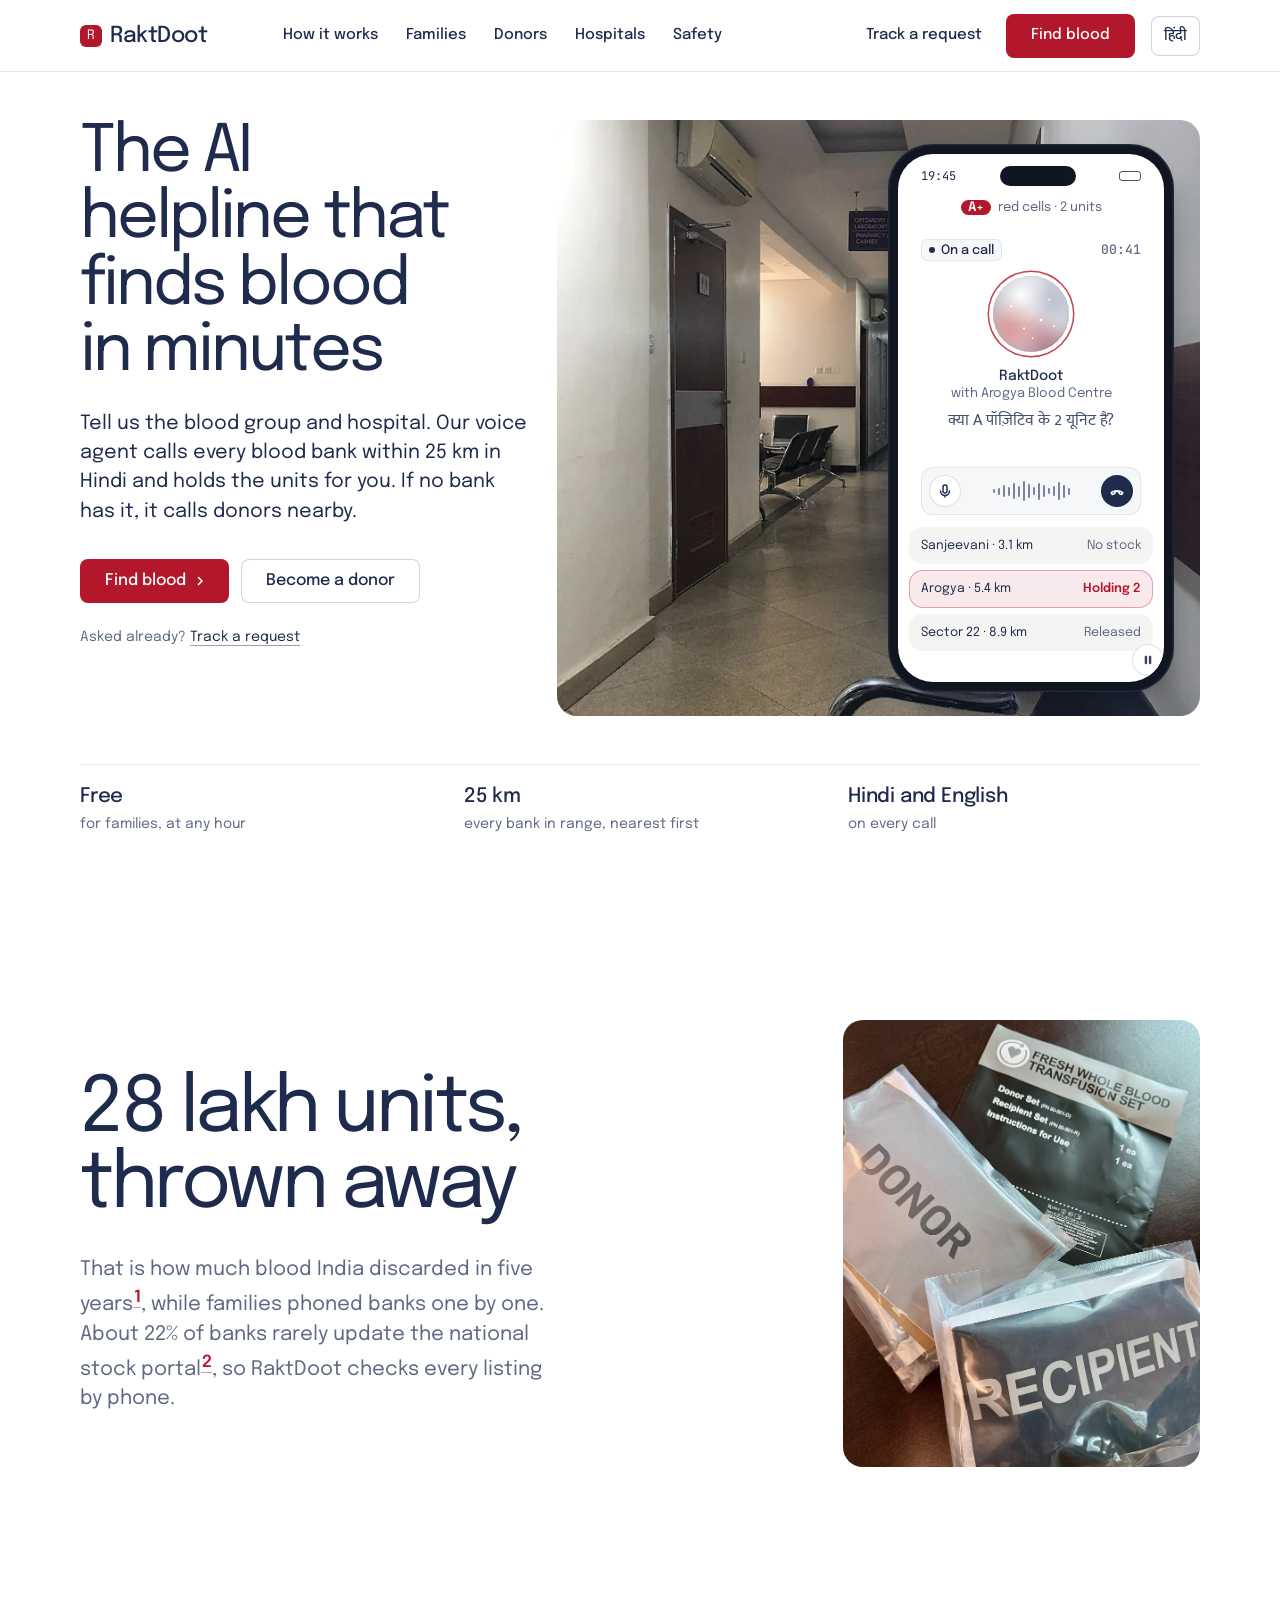
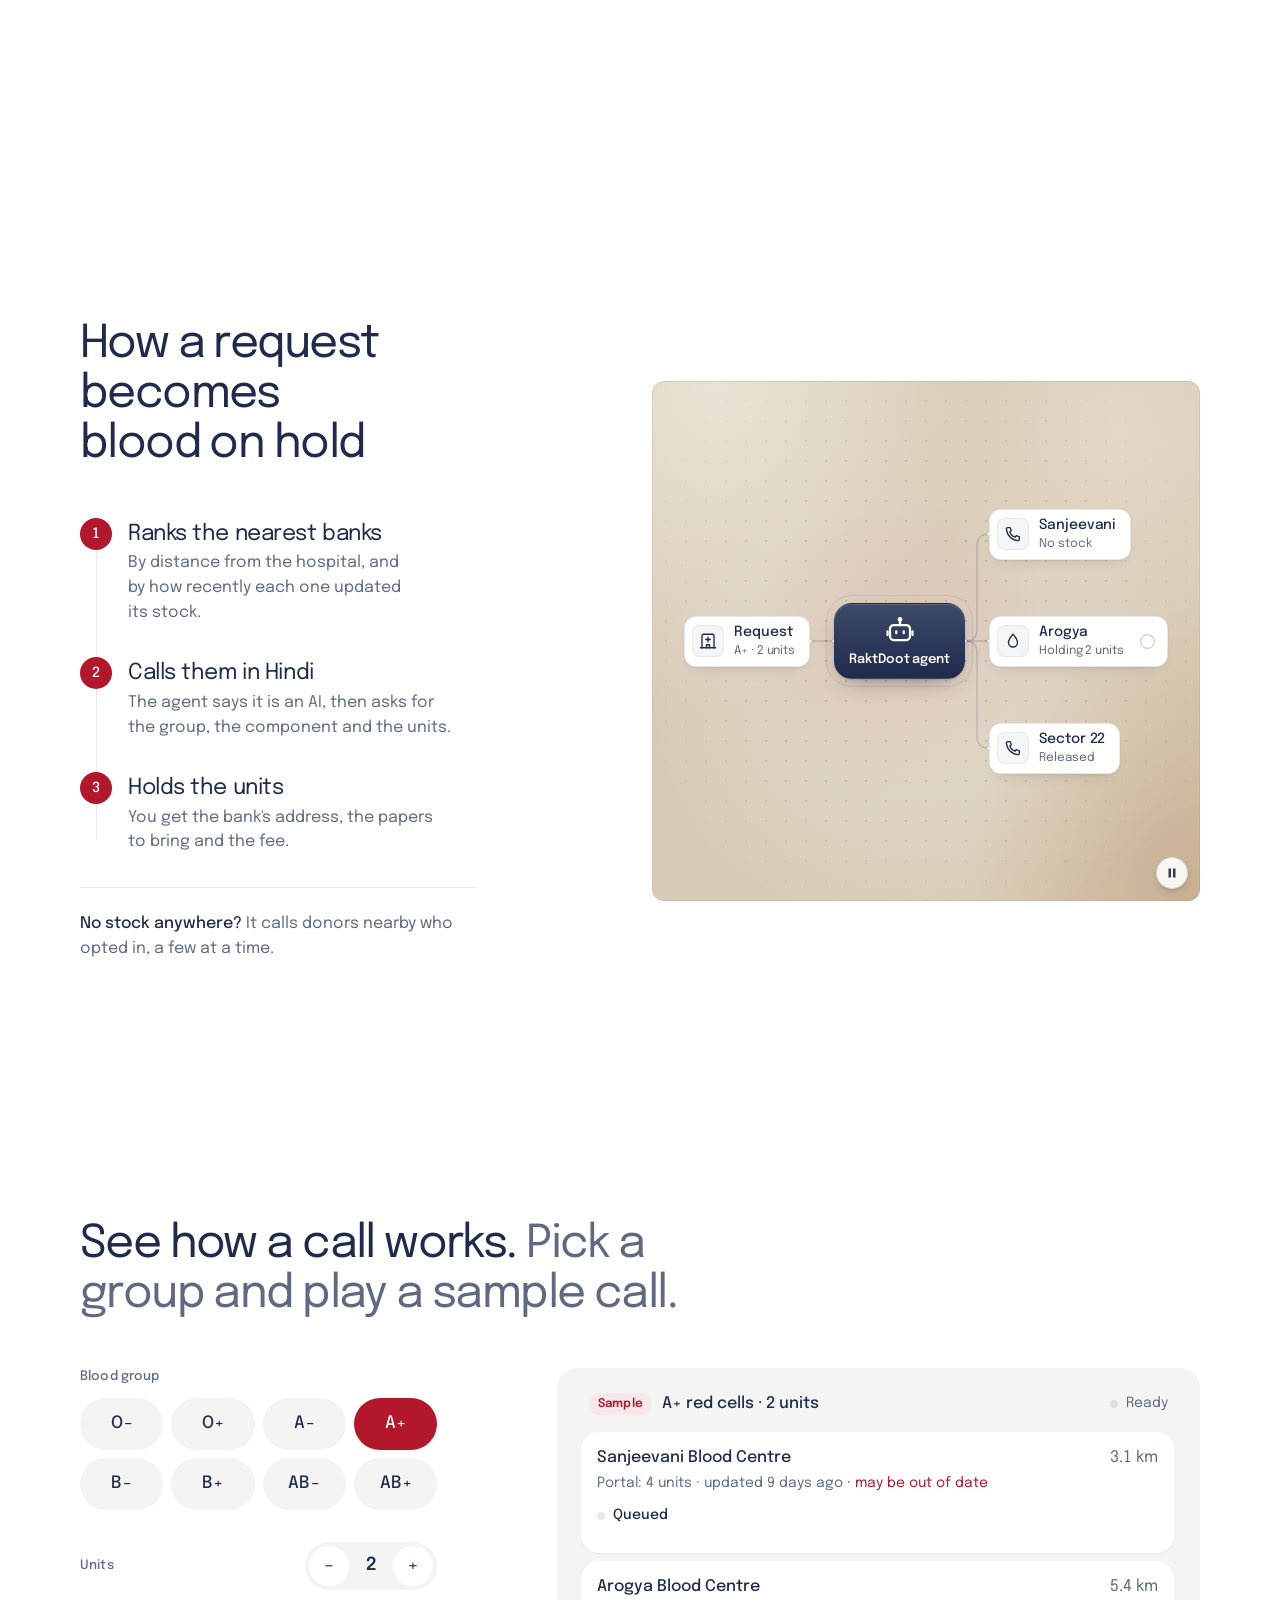
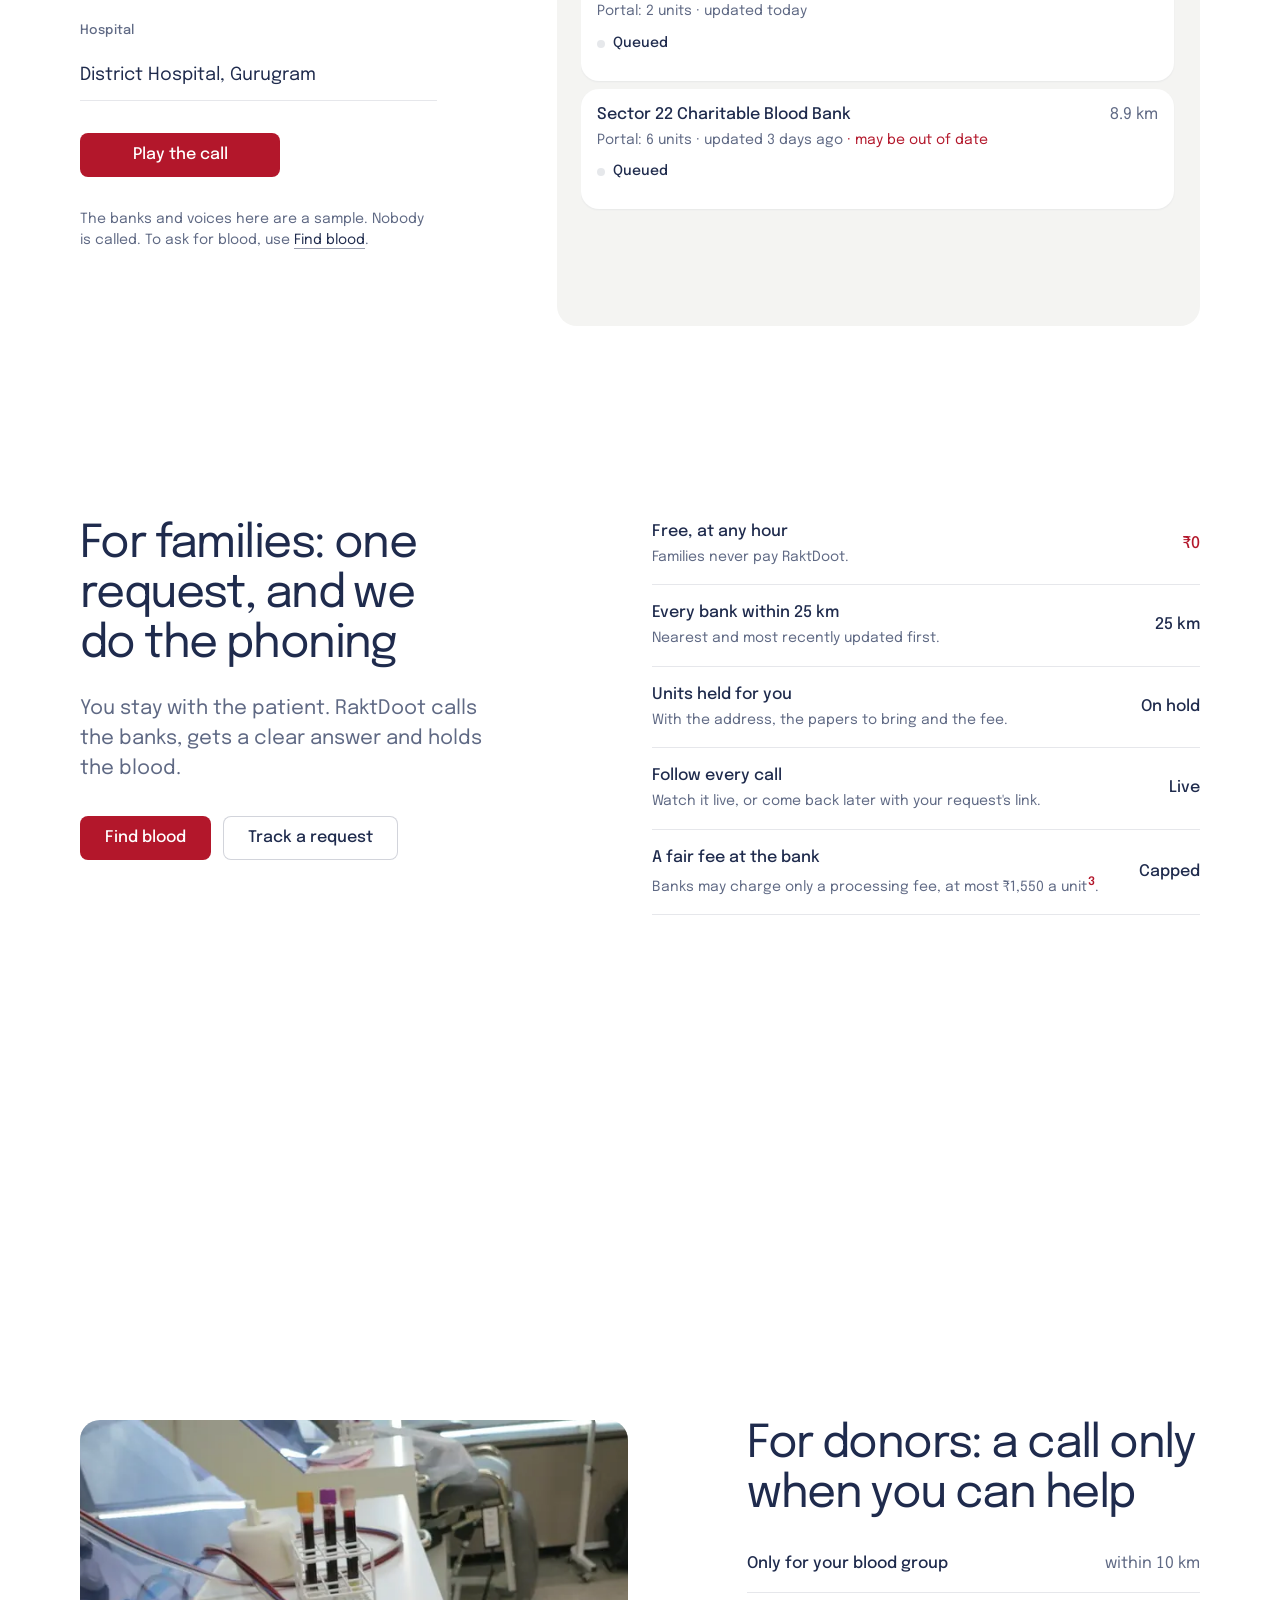
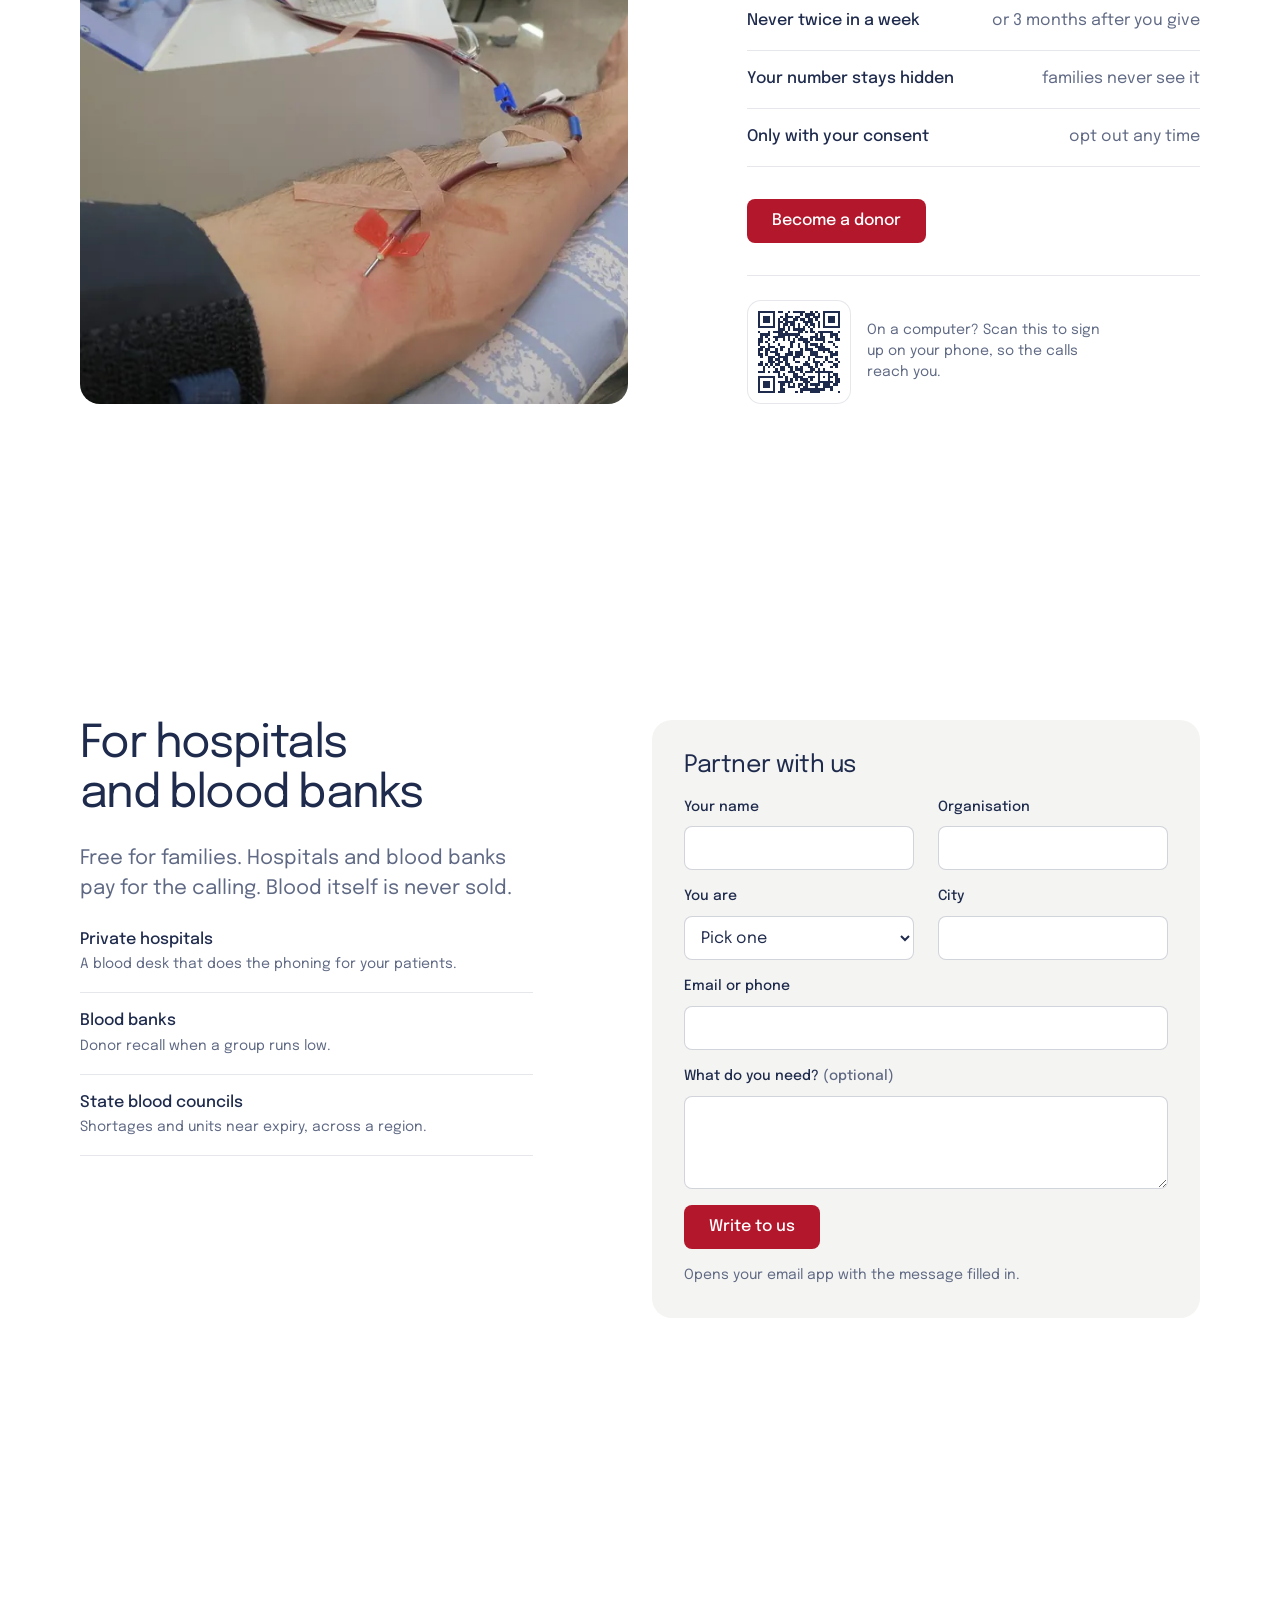
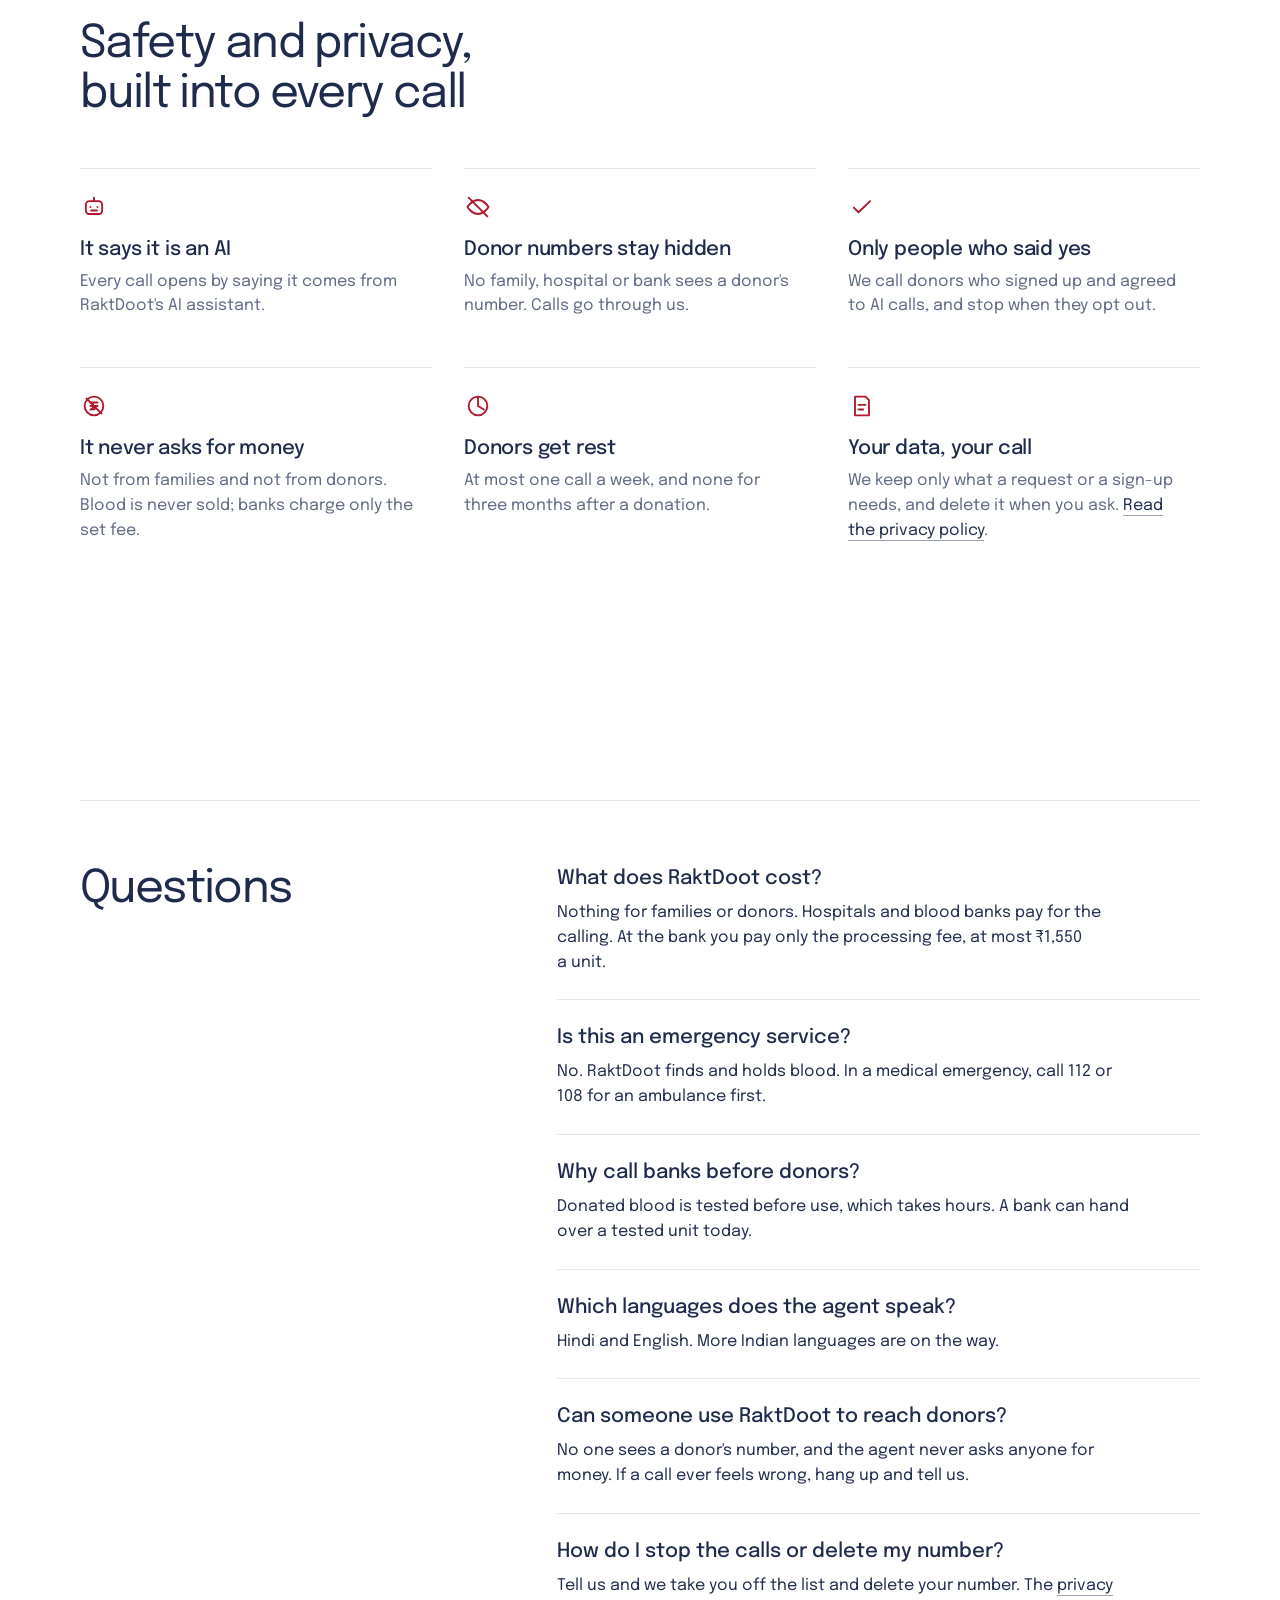
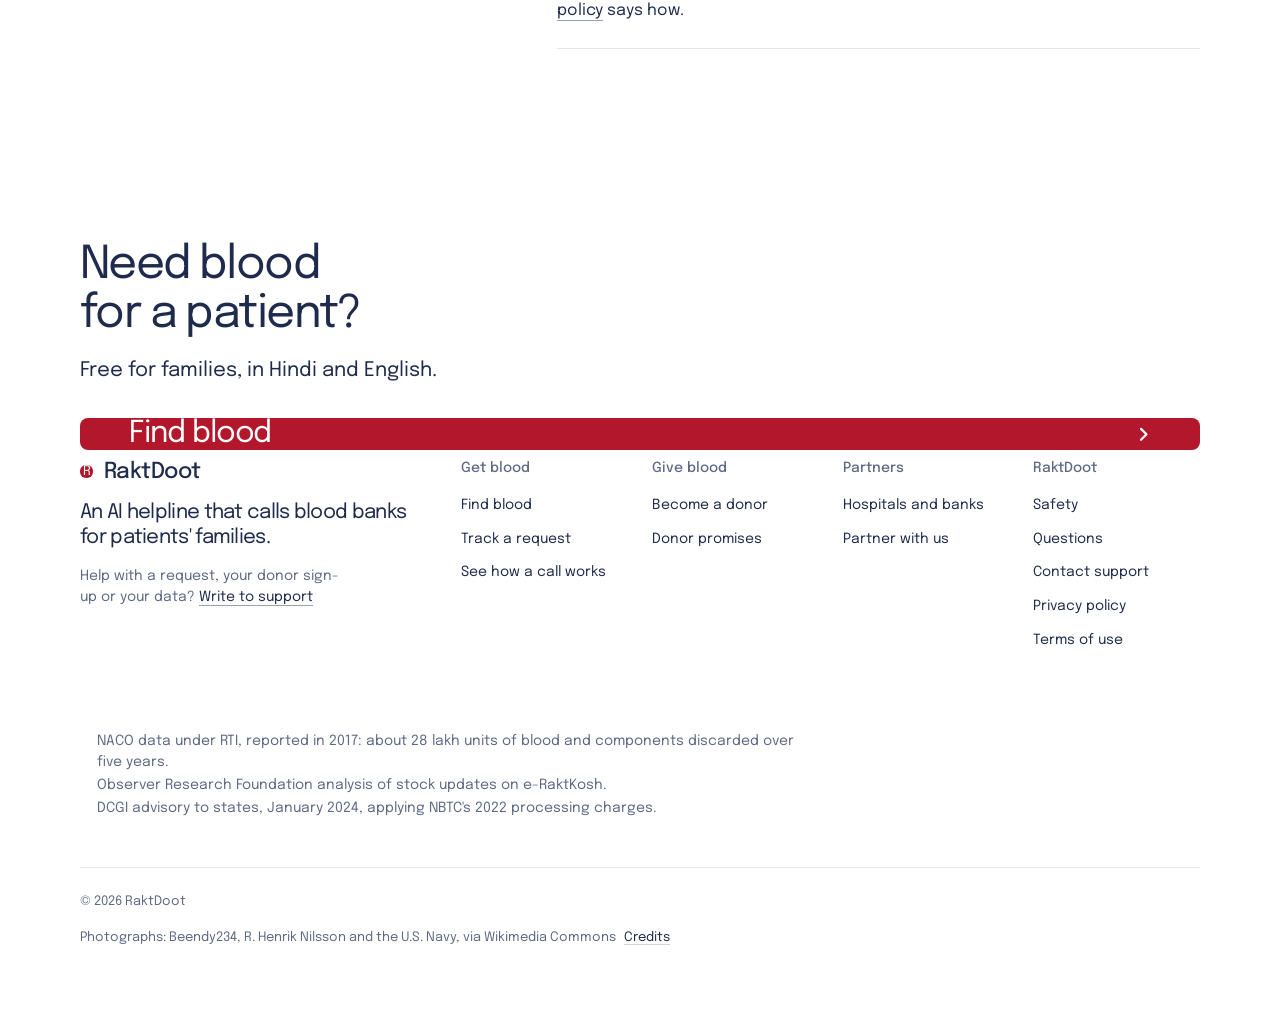
<file: site/index.html>
<!doctype html>
<html lang="en-IN" data-type="software" data-radius="soft" data-buttons="solid" data-motion>
<head>
<meta charset="utf-8">
<meta name="viewport" content="width=device-width, initial-scale=1, viewport-fit=cover">
<title>RaktDoot: find blood for a patient in minutes</title>
<meta name="description" content="Tell RaktDoot the blood group and hospital. Its AI voice agent calls every blood bank within 25 km in Hindi, holds the units, and calls opted-in donors if no bank has stock. Free for families.">
<link rel="canonical" href="https://raktdoot.serverpod.space/">
<meta property="og:type" content="website">
<meta property="og:site_name" content="RaktDoot">
<meta property="og:locale" content="en_IN">
<meta property="og:url" content="https://raktdoot.serverpod.space/">
<meta property="og:title" content="RaktDoot: find blood for a patient in minutes">
<meta property="og:description" content="An AI voice agent that calls every blood bank within 25 km and holds the units for you. Free for families.">
<meta property="og:image" content="https://raktdoot.serverpod.space/share.jpg">
<meta property="og:image:width" content="1200">
<meta property="og:image:height" content="630">
<meta property="og:image:alt" content="RaktDoot: the AI helpline that finds blood in minutes, beside a hospital corridor">
<meta name="twitter:card" content="summary_large_image">
<meta name="twitter:title" content="RaktDoot: find blood for a patient in minutes">
<meta name="twitter:description" content="An AI voice agent that calls every blood bank within 25 km and holds the units for you. Free for families.">
<meta name="twitter:image" content="https://raktdoot.serverpod.space/share.jpg">
<link rel="icon" href="https://raktdoot.serverpod.space/favicon.svg" type="image/svg+xml">
<link rel="apple-touch-icon" href="https://raktdoot.serverpod.space/apple-touch-icon.png">
<meta name="theme-color" content="#ffffff">
<meta name="site-kind" content="software">
<meta name="page-type" content="software">
<link rel="preload" href="fonts/epilogue-400-700-latin.woff2" as="font" type="font/woff2" crossorigin>
<link rel="stylesheet" href="fonts.css">
<link rel="stylesheet" href="assets/system.css">
<link rel="stylesheet" href="assets/ui/cards.css">
<link rel="stylesheet" href="assets/motion/motion.css">
<link rel="stylesheet" href="assets/backgrounds/backgrounds.css">
<link rel="stylesheet" href="assets/layout/layout.css">
<link rel="stylesheet" href="assets/icons/icon.css">
<link rel="stylesheet" href="brand.css">
<link rel="stylesheet" href="assets/ui/base.css">
<link rel="stylesheet" href="assets/ui/voice/fragment.css">
<link rel="stylesheet" href="assets/diagrams/diagram.css">
<link rel="stylesheet" href="page.css?v=21">
<script>document.documentElement.classList.add('m-enter');setTimeout(()=>document.documentElement.classList.add('m-enter-done'),700)</script>
<script src="assets/backgrounds/backgrounds.js"></script>
<script>document.documentElement.classList.add('mo-js');setTimeout(()=>document.documentElement.classList.add('mo-safe'),2500)</script>
<link rel="modulepreload" href="assets/moments/moments.js">
<link rel="modulepreload" href="assets/moments/lib.js">
<link rel="modulepreload" href="assets/moments/liquid-type/moment.js">
</head>
<body>
<!-- type: software
     deal: hero split, nav nav-centre-less bar, close close-type, footer footer-columns, rhythm space, buttons solid, mark initial
     palette: brand (white, navy ink, blood red accent) · type: epilogue · moment: liquid-type on the statement
     Links into the app (/app/#/...) are set from the ROUTES constant at the top of page.js; the hrefs here are the same, for no-JS. -->

<header class="nav">
  <div class="wrap nav__bar">
    <a class="skip-link" href="#main" data-i18n="skip">Skip to content</a>
    <a class="nav__logo" href="#top" aria-label="RaktDoot, back to top"><span class="mark mark--initial" aria-hidden="true">R</span>RaktDoot</a>
    <nav class="nav__links" aria-label="Main">
      <div class="nav__item"><a class="nav__link" href="#how" data-i18n="nav.how">How it works</a></div>
      <div class="nav__item"><a class="nav__link" href="#families" data-i18n="nav.families">Families</a></div>
      <div class="nav__item"><a class="nav__link" href="#donors" data-i18n="nav.donors">Donors</a></div>
      <div class="nav__item"><a class="nav__link" href="#partners" data-i18n="nav.hospitals">Hospitals</a></div>
      <div class="nav__item"><a class="nav__link" href="#safety" data-i18n="nav.safety">Safety</a></div>
    </nav>
    <div class="nav__actions">
      <a class="nav__link rd-nav-track" href="/app/#/r/" data-route="track" data-i18n="nav.track">Track a request</a>
      <a class="btn btn--primary" href="/app/#/" data-route="findBlood" data-i18n="cta.find">Find blood</a>
    </div>
    <button class="rd-lang" type="button" id="langBtn" lang="hi" aria-label="हिंदी में पढ़ें">हिंदी</button>
    <button class="nav__toggle" type="button" aria-expanded="false" aria-label="Menu">
      <svg width="18" height="18" viewBox="0 0 18 18" aria-hidden="true"><path d="M2 5h14M2 13h14" stroke="currentColor" stroke-width="1.6" stroke-linecap="round"/></svg>
    </button>
  </div>
</header>

<main id="main" tabindex="-1">
  <section class="hero hero--split" id="top" data-enter aria-labelledby="hero-h">
    <div class="wrap"><div class="hero-text grid hero__grid">
      <div class="hero__text span-5">
        <h1 id="hero-h" data-i18n="hero.h1" data-enter-whole>The AI helpline that finds blood in minutes</h1>
        <p class="hero__lead t-lead" data-i18n="hero.lead">Tell us the blood group and hospital. Our voice agent calls every blood bank within 25&nbsp;km in Hindi and holds the units for you. If no bank has it, it calls donors nearby.</p>
        <div class="btn-row">
          <a class="btn btn--primary" href="/app/#/" data-route="findBlood"><span data-i18n="cta.find">Find blood</span><svg class="m-arrow" viewBox="0 0 12 12" aria-hidden="true"><path class="m-arrow__stem" d="M1 6h8"/><path class="m-arrow__head" d="M4.5 2.5 8 6l-3.5 3.5"/></svg></a>
          <a class="btn btn--secondary" href="/app/#/donor" data-route="donor" data-i18n="cta.donor">Become a donor</a>
        </div>
        <p class="rd-hero__track t-small"><span data-i18n="hero.asked">Asked already?</span> <a href="/app/#/r/" data-route="track" data-i18n="nav.track">Track a request</a></p>
      </div>
      <div class="hero__media span-7 start-6 rd-media">
        <picture class="rd-pic">
          <source type="image/webp" srcset="img/corridor-800.webp 800w, img/corridor-1280.webp 1280w" sizes="(min-width: 1024px) 58vw, 100vw">
          <img src="img/corridor.jpg" width="1280" height="1707" alt="A quiet hospital corridor with warm ceiling lights and a row of waiting chairs" style="--ly-pos: 30% 55%" fetchpriority="high">
        </picture>
        <div class="rd-phone" role="img" aria-label="The RaktDoot app during a call: the agent asks a blood bank in Hindi for two units of A positive, and the bank holds them until 11:40">
          <div class="rd-phone__screen" aria-hidden="true">
            <div class="rd-phone__status"><span class="mono" data-clock>11:02</span><span class="rd-phone__notch"></span><span class="rd-phone__sig"></span></div>
            <p class="rd-phone__req"><b>A+</b> red cells · 2 units</p>
            <div class="ui ui-panel ui-voice rd-voice" data-ui="voice" data-ui-loop data-ui-opts='{"lines":["क्या A पॉज़िटिव के 2 यूनिट हैं?","हाँ, 11:40 तक होल्ड कर दिया।"]}'>
              <div class="ui-voice__top">
                <span class="ui-chip ui-chip--ink">On a call</span>
                <span class="ui-spacer"></span>
                <span class="ui-voice__time" data-voice-time>00:41</span>
              </div>
              <div class="ui-voice__orb" data-voice-orb></div>
              <div class="ui-voice__who"><span class="ui-voice__name">RaktDoot</span><span class="ui-voice__with">with Arogya Blood Centre</span></div>
              <div class="ui-voice__cap" data-voice-cap lang="hi">क्या A पॉज़िटिव के 2 यूनिट हैं?</div>
              <div class="ui-voice__bar">
                <span class="ui-voice__btn"><svg class="ui-icon" viewBox="0 0 16 16"><rect x="6" y="2" width="4" height="8" rx="2"/><path d="M3.5 8a4.5 4.5 0 0 0 9 0M8 12.5V14"/></svg></span>
                <span class="ui-voice__wave"><i style="--h:4"></i><i style="--h:7"></i><i style="--h:12"></i><i style="--h:9"></i><i style="--h:16"></i><i style="--h:11"></i><i style="--h:20"></i><i style="--h:14"></i><i style="--h:8"></i><i style="--h:17"></i><i style="--h:12"></i><i style="--h:6"></i><i style="--h:10"></i><i style="--h:18"></i><i style="--h:13"></i><i style="--h:7"></i></span>
                <span class="ui-voice__btn ui-voice__end"><svg class="ui-icon" viewBox="0 0 16 16"><path d="M2.2 9.6c3.4-2.6 8.2-2.6 11.6 0l-1.1 1.9-2.5-.9V8.9a7.5 7.5 0 0 0-4.4 0v1.7l-2.5.9z"/></svg></span>
              </div>
            </div>
            <ul class="rd-phone__list">
              <li><span>Sanjeevani · 3.1 km</span><em>No stock</em></li>
              <li class="is-on"><span>Arogya · 5.4 km</span><em>Holding 2</em></li>
              <li><span>Sector 22 · 8.9 km</span><em>Released</em></li>
            </ul>
          </div>
        </div>
      </div>
    </div>
    <ul class="rd-facts" aria-label="At a glance">
      <li><b data-i18n="facts.free">Free</b><span data-i18n="facts.free.sub">for families, at any hour</span></li>
      <li><b data-i18n="facts.km">25 km</b><span data-i18n="facts.km.sub">every bank in range, nearest first</span></li>
      <li><b data-i18n="facts.lang">Hindi and English</b><span data-i18n="facts.lang.sub">on every call</span></li>
    </ul>
    </div>
  </section>

  <section class="section rd-why" id="why" aria-labelledby="why-h">
    <div class="wrap">
      <div class="grid rd-why__grid">
        <div class="span-7" data-moment="liquid-type" data-moment-opts='{"strength": 1.1}'>
          <h2 id="why-h" class="mo-lt__type rd-statement" data-i18n="why.h2">28 lakh units, thrown away</h2>
          <p class="t-lead rd-why__lead" data-i18n="why.lead">That is how much blood India discarded in five years<sup><a href="#src-1" aria-label="Source 1">1</a></sup>, while families phoned banks one by one. About 22% of banks rarely update the national stock portal<sup><a href="#src-2" aria-label="Source 2">2</a></sup>, so RaktDoot checks every listing by phone.</p>
        </div>
        <div class="frame frame--photo frame--portrait span-4 start-9 rd-why__photo">
          <picture class="rd-pic">
            <source type="image/webp" srcset="img/blood-bags-800.webp 800w, img/blood-bags-1280.webp 1280w" sizes="(min-width: 1024px) 34vw, 100vw">
            <img class="frame__img" src="img/blood-bags.jpg" width="1280" height="1707" alt="Two blood bags in sealed pouches marked donor and recipient" loading="lazy">
          </picture>
        </div>
      </div>
    </div>
  </section>

  <section class="section" id="how" aria-labelledby="how-h">
    <div class="wrap">
      <div class="grid rd-how">
        <div class="span-5">
          <div class="section-head">
            <h2 id="how-h" data-i18n="how.h2">How a request becomes blood on hold</h2>
          </div>
          <ol class="rd-steps">
            <li>
              <span class="step-num" aria-hidden="true">1</span>
              <h3 data-i18n="how.1.h">Ranks the nearest banks</h3>
              <p data-i18n="how.1.p">By distance from the hospital, and by how recently each one updated its stock.</p>
            </li>
            <li>
              <span class="step-num" aria-hidden="true">2</span>
              <h3 data-i18n="how.2.h">Calls them in Hindi</h3>
              <p data-i18n="how.2.p">The agent says it is an AI, then asks for the group, the component and the units.</p>
            </li>
            <li>
              <span class="step-num" aria-hidden="true">3</span>
              <h3 data-i18n="how.3.h">Holds the units</h3>
              <p data-i18n="how.3.p">You get the bank's address, the papers to bring and the fee.</p>
            </li>
          </ol>
          <p class="rd-fallback" data-i18n="how.fallback"><b>No stock anywhere?</b> It calls donors nearby who opted in, a few at a time.</p>
        </div>
        <div class="panel span-6 start-7 rd-how__panel">
          <div class="dg" data-diagram><script type="application/json">{"layout": "lanes", "alt": "A request from the hospital goes to the RaktDoot agent, which calls three blood banks at once: one has no stock, one holds two units, one is released.", "input": {"label": "Request", "icon": "ui:hospital", "sub": "A+ · 2 units"}, "core": {"label": "RaktDoot agent", "icon": "ui:bot"}, "lanes": [{"label": "Sanjeevani", "icon": "ui:phone", "sub": "No stock"}, {"label": "Arogya", "icon": "ui:droplet", "done": true, "sub": "Holding 2 units"}, {"label": "Sector 22", "icon": "ui:phone", "sub": "Released"}]}</script></div>
        </div>
      </div>
    </div>
  </section>

  <section class="section" id="call" aria-labelledby="call-h">
    <div class="wrap">
      <div class="section-head section-head--split">
        <div>
          <h2 id="call-h" data-i18n="call.h2">See how a call works. <span class="muted">Pick a group and play a sample call.</span></h2>
        </div>
      </div>
      <div class="grid rd-try">
        <form class="rd-req span-4" id="request" novalidate aria-label="Sample call settings">
          <fieldset class="rd-field">
            <legend class="t-label muted">Blood group</legend>
            <div class="rd-groups" id="groups">
              <label><input type="radio" name="group" value="O-"><span>O−</span></label>
              <label><input type="radio" name="group" value="O+"><span>O+</span></label>
              <label><input type="radio" name="group" value="A-"><span>A−</span></label>
              <label><input type="radio" name="group" value="A+" checked><span>A+</span></label>
              <label><input type="radio" name="group" value="B-"><span>B−</span></label>
              <label><input type="radio" name="group" value="B+"><span>B+</span></label>
              <label><input type="radio" name="group" value="AB-"><span>AB−</span></label>
              <label><input type="radio" name="group" value="AB+"><span>AB+</span></label>
            </div>
          </fieldset>
          <div class="rd-field rd-row">
            <span class="t-label muted" id="units-k">Units</span>
            <div class="rd-stepper" role="group" aria-labelledby="units-k">
              <button type="button" id="unitsDown" aria-label="One unit fewer">−</button>
              <output id="units" aria-live="polite">2</output>
              <button type="button" id="unitsUp" aria-label="One unit more">+</button>
            </div>
          </div>
          <div class="rd-field">
            <label class="t-label muted" for="hospital">Hospital</label>
            <input class="rd-input" id="hospital" name="hospital" value="District Hospital, Gurugram" autocomplete="off" aria-describedby="hospital-err">
            <p class="field__error" id="hospital-err" hidden>Write the hospital's name.</p>
          </div>
          <button class="btn btn--primary rd-go" type="submit" id="findBtn">Play the call</button>
          <p class="t-small muted"><span data-i18n="call.note">The banks and voices here are a sample. Nobody is called. To ask for blood, use</span> <a href="/app/#/" data-route="findBlood" data-i18n="cta.find">Find blood</a>.</p>
        </form>

        <div class="rd-log span-7 start-6" id="log" aria-live="off">
          <div class="rd-log__head">
            <span class="rd-log__title"><span class="rd-chip">Sample</span><span id="logTitle">A+ red cells · 2 units</span></span>
            <span class="rd-log__state" id="logState">Ready</span>
          </div>
          <div class="rd-log__body" id="logBody" tabindex="0" aria-label="Call log">
            <ol class="rd-calls" id="calls"></ol>
            <div id="donorsRun" hidden></div>
            <div class="rd-go-card" id="gocard" hidden></div>
          </div>
          <p class="sr-only" id="announce" aria-live="polite"></p>
        </div>
      </div>
    </div>
  </section>

  <section class="section" id="families" aria-labelledby="families-h">
    <div class="wrap">
      <div class="grid rd-split">
        <div class="span-5 rd-split__head">
          <h2 id="families-h" data-i18n="fam.h2">For families: one request, and we do the phoning</h2>
          <p class="t-lead muted" data-i18n="fam.lead">You stay with the patient. RaktDoot calls the banks, gets a clear answer and holds the blood.</p>
          <div class="btn-row">
            <a class="btn btn--primary" href="/app/#/" data-route="findBlood" data-i18n="cta.find">Find blood</a>
            <a class="btn btn--secondary" href="/app/#/r/" data-route="track" data-i18n="nav.track">Track a request</a>
          </div>
        </div>
        <ul class="rows span-6 start-7 rd-list">
          <li data-i18n="fam.1"><span class="rows__name">Free, at any hour<small>Families never pay RaktDoot.</small></span><span class="rows__value">₹0</span></li>
          <li data-i18n="fam.2"><span class="rows__name">Every bank within 25 km<small>Nearest and most recently updated first.</small></span><span class="rows__value">25 km</span></li>
          <li data-i18n="fam.3"><span class="rows__name">Units held for you<small>With the address, the papers to bring and the fee.</small></span><span class="rows__value">On hold</span></li>
          <li data-i18n="fam.4"><span class="rows__name">Follow every call<small>Watch it live, or come back later with your request's link.</small></span><span class="rows__value">Live</span></li>
          <li data-i18n="fam.5"><span class="rows__name">A fair fee at the bank<small>Banks may charge only a processing fee, at most ₹1,550 a unit<sup><a href="#src-3" aria-label="Source 3">3</a></sup>.</small></span><span class="rows__value">Capped</span></li>
        </ul>
      </div>
    </div>
  </section>

  <section class="section rd-donors" id="donors" aria-labelledby="donors-h">
    <div class="wrap">
      <div class="grid rd-donors__grid">
        <div class="frame frame--photo span-6 rd-donors__photo">
          <picture class="rd-pic">
            <source type="image/webp" srcset="img/donation-800.webp 800w, img/donation-1280.webp 1280w" sizes="(min-width: 1024px) 50vw, 100vw">
            <img class="frame__img" src="img/donation.jpg" width="1280" height="1058" alt="A donor's arm during a platelet donation, with a line running to sample tubes" loading="lazy" style="object-position: 40% 50%">
          </picture>
        </div>
        <div class="span-5 start-8 rd-donors__copy">
          <h2 id="donors-h" data-i18n="don.h2">For donors: a call only when you can help</h2>
          <ul class="rows rd-promises">
            <li data-i18n="don.1"><span class="rows__name">Only for your blood group</span><span class="rows__value">within 10 km</span></li>
            <li data-i18n="don.2"><span class="rows__name">Never twice in a week</span><span class="rows__value">or 3 months after you give</span></li>
            <li data-i18n="don.3"><span class="rows__name">Your number stays hidden</span><span class="rows__value">families never see it</span></li>
            <li data-i18n="don.4"><span class="rows__name">Only with your consent</span><span class="rows__value">opt out any time</span></li>
          </ul>
          <div class="btn-row">
            <a class="btn btn--primary" href="/app/#/donor" data-route="donor" data-i18n="cta.donor">Become a donor</a>
          </div>
          <div class="rd-qr-mini">
            <div class="rd-qr" id="qr" role="img" aria-label="QR code that opens the RaktDoot donor sign-up"></div>
            <p class="t-small muted" data-i18n="don.qr">On a computer? Scan this to sign up on your phone, so the calls reach you.</p>
          </div>
        </div>
      </div>
    </div>
  </section>

  <section class="section" id="partners" aria-labelledby="partners-h">
    <div class="wrap">
      <div class="grid rd-split">
        <div class="span-5 rd-split__head">
          <h2 id="partners-h" data-i18n="par.h2">For hospitals and blood banks</h2>
          <p class="t-lead muted" data-i18n="par.lead">Free for families. Hospitals and blood banks pay for the calling. Blood itself is never sold.</p>
          <ul class="rows rd-list">
            <li data-i18n="par.1"><span class="rows__name">Private hospitals<small>A blood desk that does the phoning for your patients.</small></span></li>
            <li data-i18n="par.2"><span class="rows__name">Blood banks<small>Donor recall when a group runs low.</small></span></li>
            <li data-i18n="par.3"><span class="rows__name">State blood councils<small>Shortages and units near expiry, across a region.</small></span></li>
          </ul>
        </div>
        <form class="rd-pform span-6 start-7" id="partnerForm" novalidate aria-labelledby="pform-h">
          <h3 id="pform-h" class="rd-pform__title">Partner with us</h3>
          <div class="field"><label for="pName">Your name</label>
            <input id="pName" name="name" type="text" autocomplete="name" required aria-describedby="pName-err">
            <p class="field__error" id="pName-err" hidden>Write your name.</p></div>
          <div class="field"><label for="pOrg">Organisation</label>
            <input id="pOrg" name="organisation" type="text" autocomplete="organization" required aria-describedby="pOrg-err">
            <p class="field__error" id="pOrg-err" hidden>Write the hospital, bank or council's name.</p></div>
          <div class="field"><label for="pKind">You are</label>
            <select id="pKind" name="kind" required aria-describedby="pKind-err">
              <option value="">Pick one</option>
              <option>A private hospital</option>
              <option>A government hospital</option>
              <option>A blood bank</option>
              <option>A state blood council</option>
              <option>Something else</option>
            </select>
            <p class="field__error" id="pKind-err" hidden>Pick the one closest to you.</p></div>
          <div class="field"><label for="pCity">City</label>
            <input id="pCity" name="city" type="text" autocomplete="address-level2"></div>
          <div class="field rd-pform__wide"><label for="pContact">Email or phone</label>
            <input id="pContact" name="contact" type="text" autocomplete="email" required aria-describedby="pContact-err">
            <p class="field__error" id="pContact-err" hidden>Write an email address or a 10-digit phone number.</p></div>
          <div class="field rd-pform__wide"><label for="pMsg">What do you need? <span class="muted">(optional)</span></label>
            <textarea id="pMsg" name="message" rows="3"></textarea></div>
          <div class="btn-row rd-pform__wide"><button class="btn btn--primary" type="submit">Write to us</button><span class="t-small muted">Opens your email app with the message filled in.</span></div>
          <p class="rd-dform__done rd-pform__wide" id="partnerDone" role="status" hidden></p>
        </form>
      </div>
    </div>
  </section>

  <section class="section" id="safety" aria-labelledby="safety-h">
    <div class="wrap">
      <div class="section-head">
        <h2 id="safety-h" data-i18n="saf.h2">Safety and privacy, built into every call</h2>
      </div>
      <ul class="rd-safety">
        <li>
          <svg class="rd-ic" viewBox="0 0 24 24" aria-hidden="true"><rect x="5" y="7" width="14" height="11" rx="3"/><path d="M12 7V4M9 12h.01M15 12h.01M9.5 15h5"/></svg>
          <h3 data-i18n="saf.1.h">It says it is an AI</h3>
          <p data-i18n="saf.1.p">Every call opens by saying it comes from RaktDoot's AI assistant.</p>
        </li>
        <li>
          <svg class="rd-ic" viewBox="0 0 24 24" aria-hidden="true"><path d="M3 12s3.5-6 9-6 9 6 9 6-3.5 6-9 6-9-6-9-6z"/><path d="M4 4l16 16"/></svg>
          <h3 data-i18n="saf.2.h">Donor numbers stay hidden</h3>
          <p data-i18n="saf.2.p">No family, hospital or bank sees a donor's number. Calls go through us.</p>
        </li>
        <li>
          <svg class="rd-ic" viewBox="0 0 24 24" aria-hidden="true"><path d="M5 12.5l4 4L19 7"/></svg>
          <h3 data-i18n="saf.3.h">Only people who said yes</h3>
          <p data-i18n="saf.3.p">We call donors who signed up and agreed to AI calls, and stop when they opt out.</p>
        </li>
        <li>
          <svg class="rd-ic" viewBox="0 0 24 24" aria-hidden="true"><circle cx="12" cy="12" r="8"/><path d="M9 9h6M9 12h6M11 12c2.5 0 3 3 0 3M9 9c3 0 3 6 0 6"/><path d="M5.5 5.5l13 13"/></svg>
          <h3 data-i18n="saf.4.h">It never asks for money</h3>
          <p data-i18n="saf.4.p">Not from families and not from donors. Blood is never sold; banks charge only the set fee.</p>
        </li>
        <li>
          <svg class="rd-ic" viewBox="0 0 24 24" aria-hidden="true"><path d="M12 4v8l5 3"/><circle cx="12" cy="12" r="8"/></svg>
          <h3 data-i18n="saf.5.h">Donors get rest</h3>
          <p data-i18n="saf.5.p">At most one call a week, and none for three months after a donation.</p>
        </li>
        <li>
          <svg class="rd-ic" viewBox="0 0 24 24" aria-hidden="true"><path d="M6 4h9l3 3v13H6z"/><path d="M9 11h6M9 15h4"/></svg>
          <h3 data-i18n="saf.6.h">Your data, your call</h3>
          <p data-i18n="saf.6.p">We keep only what a request or a sign-up needs, and delete it when you ask. <a href="privacy.html">Read the privacy policy</a>.</p>
        </li>
      </ul>
    </div>
  </section>

  <section class="section" id="faq" aria-labelledby="faq-h">
    <div class="wrap">
      <div class="grid">
        <div class="section-head span-4"><h2 id="faq-h" data-i18n="faq.h2">Questions</h2></div>
        <div class="faq span-7 start-6">
          <div class="faq__item"><h3 data-i18n="faq.1.q">What does RaktDoot cost?</h3><p data-i18n="faq.1.a">Nothing for families or donors. Hospitals and blood banks pay for the calling. At the bank you pay only the processing fee, at most ₹1,550 a unit.</p></div>
          <div class="faq__item"><h3 data-i18n="faq.2.q">Is this an emergency service?</h3><p data-i18n="faq.2.a">No. RaktDoot finds and holds blood. In a medical emergency, call 112 or 108 for an ambulance first.</p></div>
          <div class="faq__item"><h3 data-i18n="faq.3.q">Why call banks before donors?</h3><p data-i18n="faq.3.a">Donated blood is tested before use, which takes hours. A bank can hand over a tested unit today.</p></div>
          <div class="faq__item"><h3 data-i18n="faq.4.q">Which languages does the agent speak?</h3><p data-i18n="faq.4.a">Hindi and English. More Indian languages are on the way.</p></div>
          <div class="faq__item"><h3 data-i18n="faq.5.q">Can someone use RaktDoot to reach donors?</h3><p data-i18n="faq.5.a">No one sees a donor's number, and the agent never asks anyone for money. If a call ever feels wrong, hang up and tell us.</p></div>
          <div class="faq__item"><h3 data-i18n="faq.6.q">How do I stop the calls or delete my number?</h3><p data-i18n="faq.6.a">Tell us and we take you off the list and delete your number. The <a href="privacy.html#your-choices">privacy policy</a> says how.</p></div>
        </div>
      </div>
    </div>
  </section>
</main>

<footer class="footer closing" id="contact" aria-labelledby="close-h">
  <div class="wrap">
    <div class="closing__cta close--type">
      <div class="section-head">
        <h2 id="close-h" data-i18n="close.h2">Need blood for a patient?</h2>
        <p data-i18n="close.p">Free for families, in Hindi and English.</p>
      </div>
      <a class="btn btn--primary btn--xl btn--wide" href="/app/#/" data-route="findBlood"><span data-i18n="cta.find">Find blood</span><svg class="m-arrow" viewBox="0 0 12 12" aria-hidden="true"><path class="m-arrow__stem" d="M1 6h8"/><path class="m-arrow__head" d="M4.5 2.5 8 6l-3.5 3.5"/></svg></a>
    </div>
    <div class="closing__links">
      <div class="grid">
        <div class="span-4 stack-4">
          <a class="nav__logo" href="#top"><span class="mark mark--initial" aria-hidden="true">R</span>RaktDoot</a>
          <p class="footer__lede" data-i18n="foot.lede">An AI helpline that calls blood banks for patients' families.</p>
          <p class="rd-support t-small"><span data-i18n="foot.help">Help with a request, your donor sign-up or your data?</span> <a href="mailto:" data-contact data-subject="RaktDoot support" data-i18n="foot.support">Write to support</a></p>
        </div>
        <nav class="span-2 start-5 footer__col" aria-label="Get blood"><h3 data-i18n="foot.get">Get blood</h3><ul><li><a href="/app/#/" data-route="findBlood" data-i18n="cta.find">Find blood</a></li><li><a href="/app/#/r/" data-route="track" data-i18n="nav.track">Track a request</a></li><li><a href="#call" data-i18n="foot.call">See how a call works</a></li></ul></nav>
        <nav class="span-2 footer__col" aria-label="Give blood"><h3 data-i18n="foot.give">Give blood</h3><ul><li><a href="/app/#/donor" data-route="donor" data-i18n="cta.donor">Become a donor</a></li><li><a href="#donors" data-i18n="foot.promises">Donor promises</a></li></ul></nav>
        <nav class="span-2 footer__col" aria-label="Partners"><h3 data-i18n="foot.partners">Partners</h3><ul><li><a href="#partners" data-i18n="foot.hosp">Hospitals and banks</a></li><li><a href="#partnerForm" data-i18n="foot.partner">Partner with us</a></li></ul></nav>
        <nav class="span-2 footer__col" aria-label="RaktDoot"><h3>RaktDoot</h3><ul><li><a href="#safety" data-i18n="foot.safety">Safety</a></li><li><a href="#faq" data-i18n="foot.faq">Questions</a></li><li><a href="mailto:" data-contact data-subject="RaktDoot support" data-i18n="foot.contact">Contact support</a></li><li><a href="privacy.html" data-i18n="foot.privacy">Privacy policy</a></li><li><a href="terms.html" data-i18n="foot.terms">Terms of use</a></li></ul></nav>
      </div>
      <ol class="rd-sources t-small muted" aria-label="Sources">
        <li id="src-1">NACO data under RTI, reported in 2017: about 28 lakh units of blood and components discarded over five years.</li>
        <li id="src-2">Observer Research Foundation analysis of stock updates on e-RaktKosh.</li>
        <li id="src-3">DCGI advisory to states, January 2024, applying NBTC's 2022 processing charges.</li>
      </ol>
      <div class="footer__legal">
        <span>&copy; 2026 RaktDoot</span>
        <details class="credits"><summary>Photographs: Beendy234, R. Henrik Nilsson and the U.S. Navy, via Wikimedia Commons</summary><p>Hospital corridor by Beendy234 (CC0); platelet donation by R. Henrik Nilsson (CC BY 4.0); blood bags, U.S. Navy photo by Emily McCamy (public domain). All via Wikimedia Commons.</p></details>
      </div>
    </div>
  </div>
</footer>

<script type="module" src="assets/system.js"></script>
<script type="module" src="assets/motion/motion.js"></script>
<script type="module" src="assets/layout/layout.js"></script>
<script type="module" src="assets/diagrams/mount.js"></script>
<script src="contact.js" defer></script>
<script src="assets/qrcode.js" defer></script>
<script type="module" src="page.js?v=21"></script>
</body>
</html>
</file>
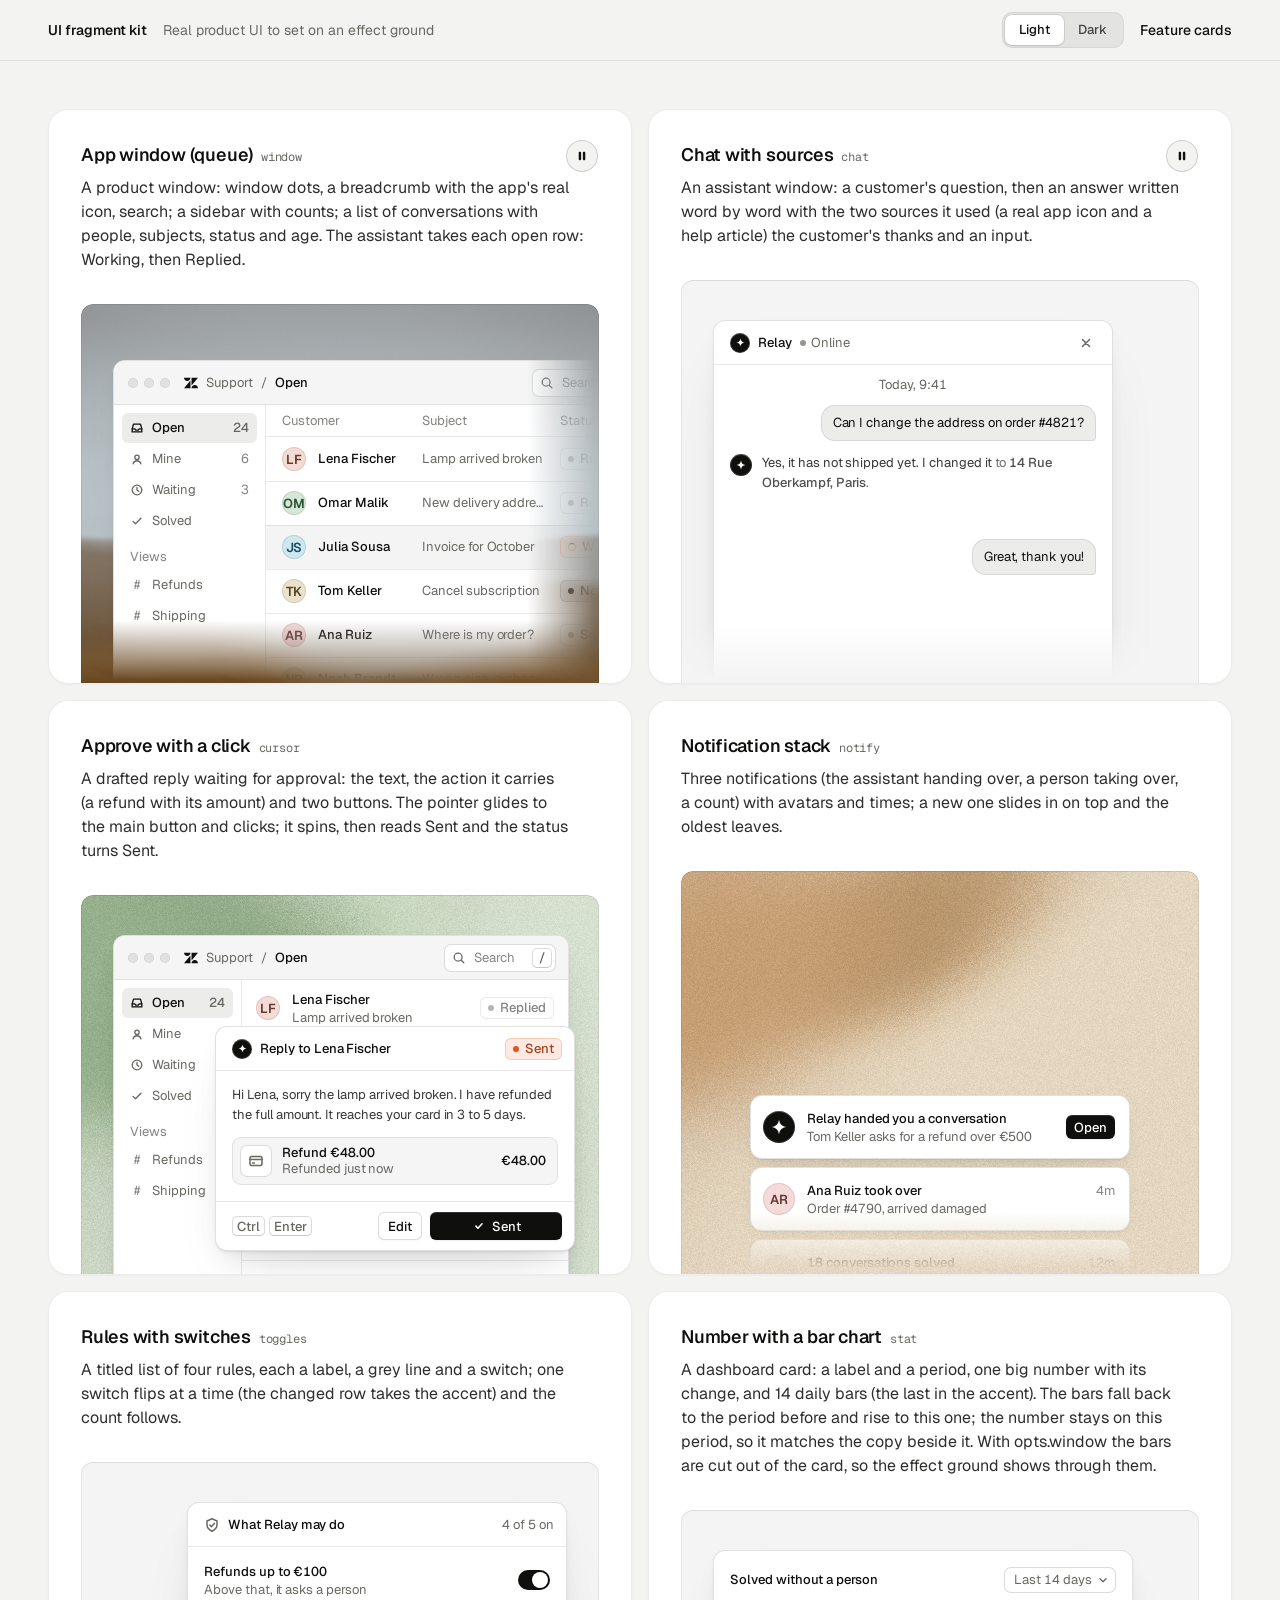
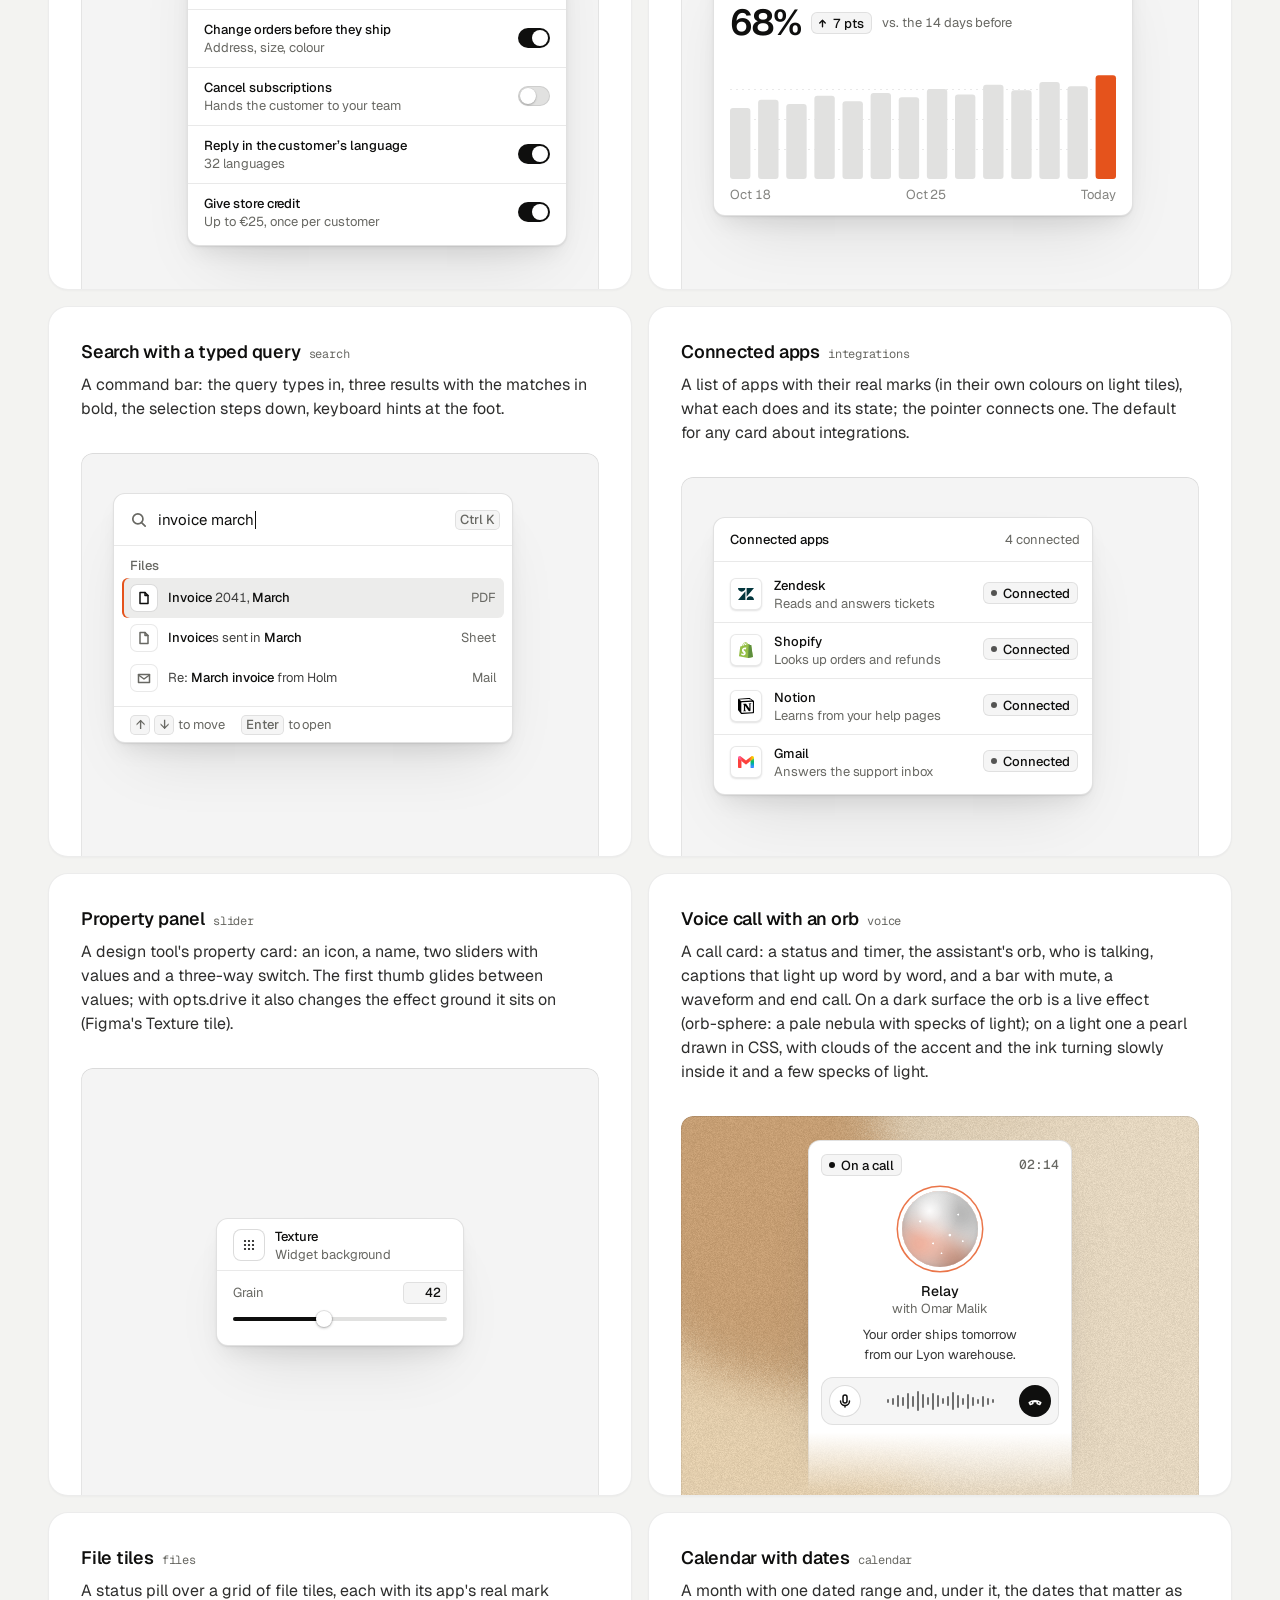
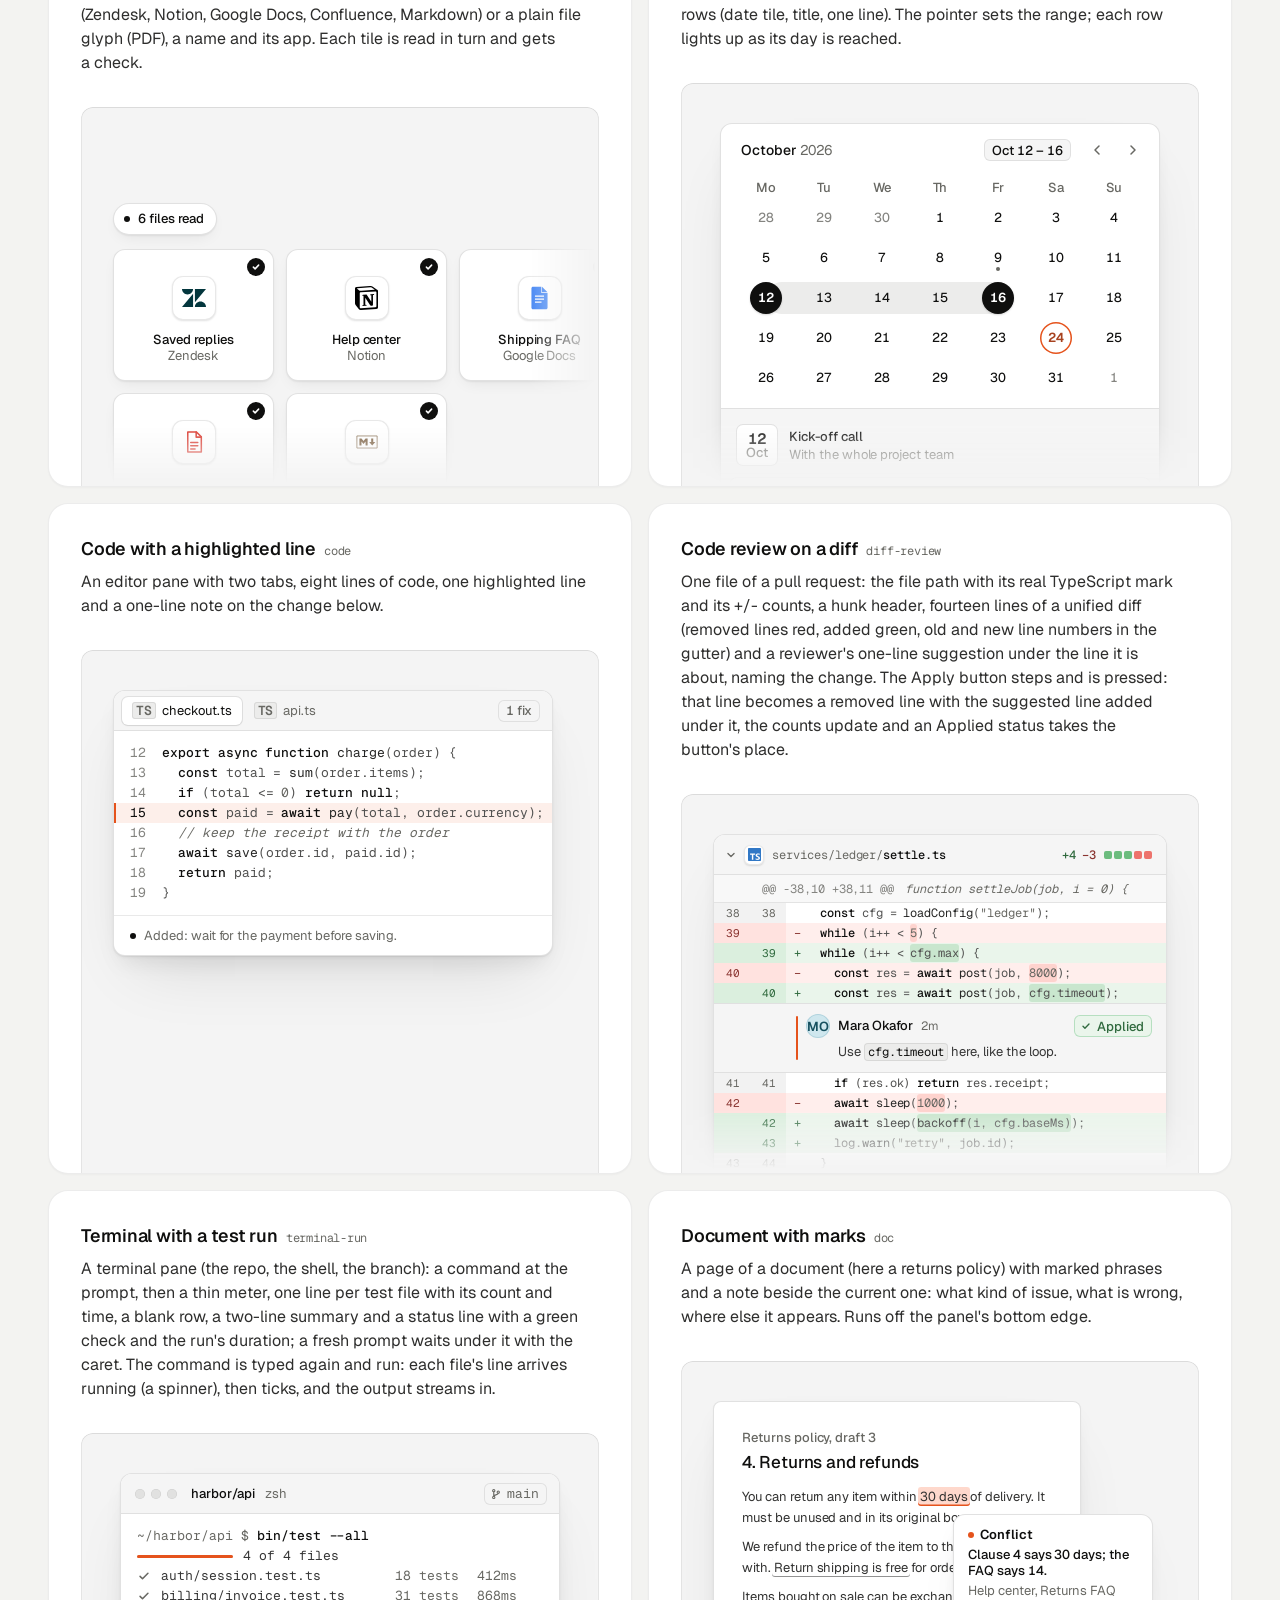
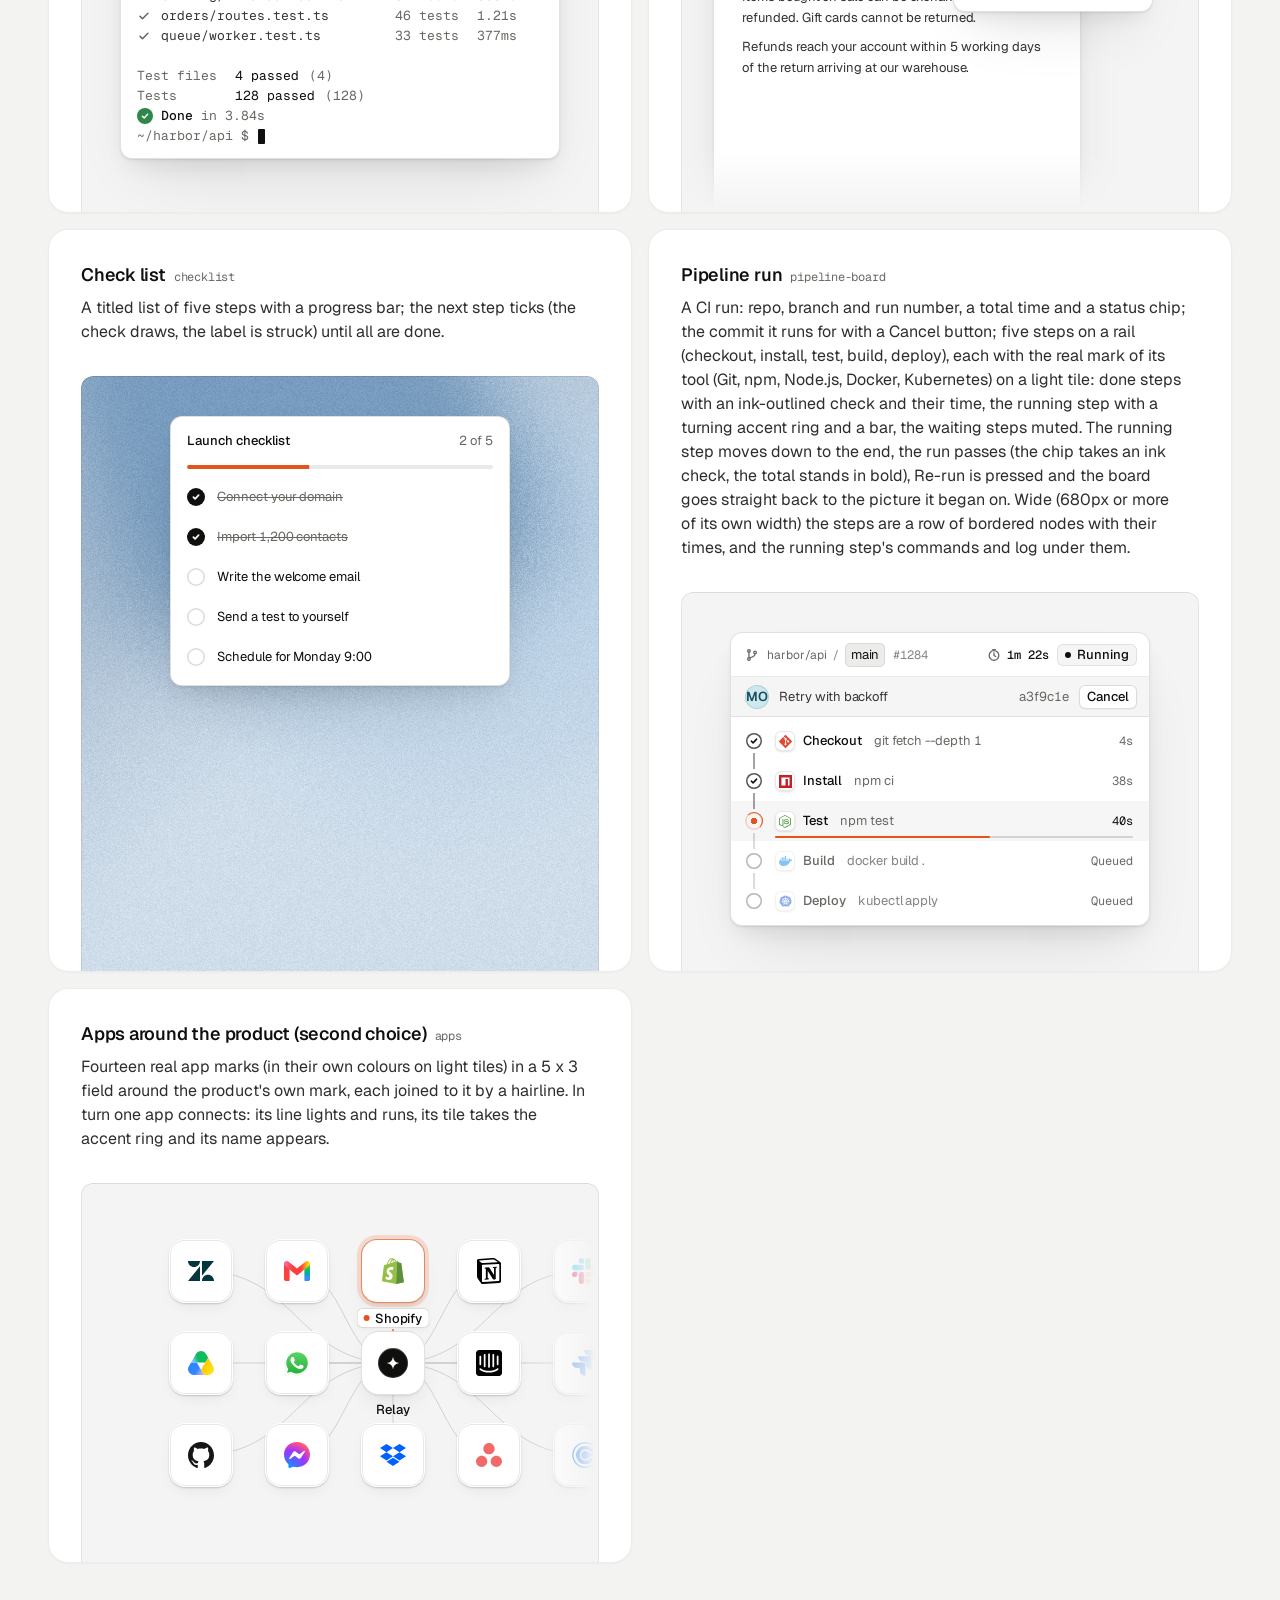
<file: site/assets/ui/index.html>
<!doctype html>
<html lang="en" data-theme="light">
<head>
<script>window.__tpGlMax = 16;   /* a gallery shows many live effects at once; a page of a site keeps the default 4 (fx.js) */</script>
<meta charset="utf-8">
<meta name="viewport" content="width=device-width, initial-scale=1">
<title>UI fragment kit</title>
<meta name="description" content="Nineteen pieces of real product UI from the taste-skill kit, each on an effect ground in a feature card.">
<link rel="preconnect" href="https://fonts.googleapis.com">
<link rel="preconnect" href="https://fonts.gstatic.com" crossorigin>
<link href="https://fonts.googleapis.com/css2?family=Geist:wght@300..700&family=Geist+Mono:wght@400;500&display=swap" rel="stylesheet">
<link rel="stylesheet" href="base.css">
<link rel="stylesheet" href="cards.css">
<style>
  :root { --font-text: "Geist", system-ui, sans-serif; --font-display: "Geist", system-ui, sans-serif; --font-mono: "Geist Mono", ui-monospace, monospace; }
  [data-theme="light"] { --bg: #f3f3f1; --card: #ffffff; --ink: #0f0f0e; --muted: #686863; --accent: #e5531c; --accent-ink: #ffffff; --g-bg: #e9e8e4; --g-surface: #f6f5f2; --frag: #ffffff; --warm: #c9a679; }
  [data-theme="dark"] { --bg: #070708; --card: #151517; --ink: #f2f2ef; --muted: #8f9094; --accent: #ff7a3c; --accent-ink: #120c08; --g-bg: #0e0e10; --g-surface: #1b1c1f; --frag: #1c1d20; --warm: #9c9689; }
  * { box-sizing: border-box; }
  html, body { margin: 0; }
  body { font-family: var(--font-text); background: var(--bg); color: var(--ink); -webkit-font-smoothing: antialiased; }
  .panel { --fx-bg: var(--g-bg); --fx-surface: var(--g-surface); --fx-ink: var(--ink); --fx-muted: var(--muted); --fx-accent: var(--hue, var(--warm)); --fx-accent-ink: var(--accent-ink); --calm: var(--g-bg); --p-h: 380px; }
  .top { position: sticky; top: 0; z-index: 20; background: color-mix(in oklab, var(--bg) 86%, transparent); backdrop-filter: blur(14px); -webkit-backdrop-filter: blur(14px); border-bottom: 1px solid color-mix(in oklab, var(--ink) 8%, transparent); }
  .top__in { max-width: 1232px; margin: 0 auto; padding: 0 24px; height: 60px; display: flex; align-items: center; gap: 16px; font-size: 14px; line-height: 20px; }
  .top__in strong { font-weight: 560; }
  .top__in > span { color: var(--muted); }
  .sp { flex: 1; }
  .seg { display: inline-flex; padding: 3px; border-radius: 10px; background: color-mix(in oklab, var(--ink) 6%, var(--bg)); box-shadow: inset 0 0 0 1px color-mix(in oklab, var(--ink) 6%, transparent); }
  .seg button { font: inherit; font-size: 13px; font-weight: 500; border: 0; background: none; color: color-mix(in oklab, var(--ink) 72%, var(--bg)); height: 30px; padding: 0 14px; border-radius: 7px; cursor: pointer; }
  .seg button[aria-pressed="true"] { background: var(--card); color: var(--ink); box-shadow: 0 0 0 1px color-mix(in oklab, var(--ink) 8%, transparent), 0 1px 2px rgb(0 0 0 / .1); }
  .top__in a { color: var(--ink); text-decoration: none; font-weight: 500; }
  main { max-width: 1232px; margin: 0 auto; padding: 48px 24px 96px; }
  .grid { display: grid; grid-template-columns: repeat(2, minmax(0, 1fr)); gap: 16px; }
  .card > h3 code { font: 400 12px/16px var(--font-mono); color: var(--muted); margin-left: 8px; }
  @media (max-width: 860px) { .grid { grid-template-columns: minmax(0, 1fr); } }
  @media (max-width: 600px) { main { padding: 24px 16px 64px; } .top__in { padding: 0 16px; } .top__in > span { display: none; } .panel { --p-h: 340px; } }
</style>
</head>
<body>
<header class="top">
  <div class="top__in">
    <strong>UI fragment kit</strong><span>Real product UI to set on an effect ground</span>
    <span class="sp"></span>
    <div class="seg" role="group" aria-label="Theme"><button type="button" data-mode="light" aria-pressed="true">Light</button><button type="button" data-mode="dark" aria-pressed="false">Dark</button></div>
    <a href="cards.html">Feature cards</a>
  </div>
</header>
<main><div class="grid" id="grid"></div></main>

<script type="module">
  import fx from '../effects/fx.js';
  import ui from './ui.js';
  const index = await fetch('index.json').then(r => r.json());
  // where each one sits, as its meta.json says: anchored at a corner or rising from the bottom and cut by
  // the panel's edge, or whole with 24px or more of ground round it; a fade only where an edge cuts it.
  // Only the compact slider sits in the calm middle (Figma's Texture tile); the cursor dialog is shown
  // where it belongs, over the lower-right edge of a window. [class, fade, style, opts]
  const PLACE = {
    window: ['at-corner', 'stage--fade-br', '--ay:56px'],
    chat: ['at-rise to-edge', 'stage--fade-b'],
    cursor: ['at-over', '', '--bx:24px;--by:24px'],
    notify: ['at-rise fit', 'stage--fade-b', '--ay:calc(100% - 180px);--ay-sm:calc(100% - 180px);--fit-max:380px'],
    toggles: ['at-right', ''],
    stat: ['at-corner', ''],
    search: ['at-corner', ''],
    integrations: ['at-corner', ''],
    slider: ['at-center', '', '', '{"compact":true,"drive":{"param":"grain","min":0.15,"max":0.95}}'],
    voice: ['at-rise to-edge fit', 'stage--fade-b', '--ax:max(24px, 50% - 132px);--ay:24px;--fit-max:264px'],
    files: ['at-corner wide', 'stage--fade-br', '--w:680px;--ay:96px'],
    calendar: ['at-rise fit', 'stage--fade-b', '--fit-max:440px'],
    code: ['at-corner', ''],
    'diff-review': ['at-corner fit', 'stage--fade-b', '--fit-max:480px'],
    'terminal-run': ['at-rise fit', '', '--fit-max:440px'],
    'pipeline-board': ['at-rise fit', '', '--fit-max:420px'],
    doc: ['at-corner to-edge', 'stage--fade-b'],
    checklist: ['at-rise fit', '', '--fit-max:340px'],
    apps: ['at-corner wide', 'stage--fade-br', '--w:560px;--ay:48px'],
  };
  // grounds behind UI are soft lit fields (never a line or dot pattern), on both themes: the bright
  // picture behind dark UI on the dark page, a clear step darker than white UI on the light page
  // the painting stays abstract (a mist over warm sand, level, fully soft) and shows once on the page
  const PAINT = ['painterly-landscape', { blur: 1, brush: 0.35, slope: 0, hillY: 0.3, horizon: 0.62, calm: 0.2, calmX: 0.6, calmY: 0.8, drift: 0, side: 1 }, '{"bg":"#a3b0b6","accent":"#c49a6c"}'];
  const GRAIN = ['grain-gradient', { speed: 0, grainMotion: 0, calm: 0.2, calmX: 0.5, calmY: 0.6, tint: 0.6, contrast: 0.6 }, '{"bg":"#d9ccb7","surface":"#e9e0d2","ink":"#2a2622","muted":"#6f675c","accent":"#a8794a"}'];
  const SKY = [GRAIN[0], GRAIN[1], '{"bg":"#c6d3df","surface":"#d6e0e9","ink":"#25303a","muted":"#5d6873","accent":"#3f6a92"}'];
  const SAGE = [GRAIN[0], GRAIN[1], '{"bg":"#cdd6c6","surface":"#dce3d6","ink":"#262d24","muted":"#5f6a5a","accent":"#6c8e63"}'];
  const GROUND = (m, i) => (m.name === 'slider' ? GRAIN : i === 0 ? PAINT : [GRAIN, SKY, SAGE][i % 3]);
  const q = new URLSearchParams(location.search);
  const grid = document.getElementById('grid');
  grid.innerHTML = index.fragments.map((m, i) => {
    const [at, fade, extra = '', opts = ''] = PLACE[m.name] || ['at-corner', 'stage--fade-br'];
    const [id, params, pal] = GROUND(m, i);
    const w = at === 'at-center' ? '' : ` style="--ax:32px;--ay:40px;${extra}"`;
    const o = opts ? ` data-ui-opts='${opts}'` : '';
    // the cursor is a dialog over a window's edge: the window under it holds still
    const under = m.name === 'cursor' ? `<div class="at-corner" style="--ax:32px;--ay:40px" data-ui-load="window" data-ui-opts='{"compact":true}' data-ui-still></div>` : '';
    return `<article class="card card--row"><h3>${m.title}<code>${m.name}</code></h3><p>${m.shows}</p>
      <div class="panel" data-fx="${id}" data-fx-seed="${(i + 1) * 17}" data-fx-params='${JSON.stringify(params)}' data-fx-palette='${pal}' style="--calm-k:0%">
        <div class="stage ${fade}">${under}<div class="${at}"${w}${o} data-ui-load="${m.name}"></div></div></div></article>`;
  }).join('');
  function setMode(mode) {
    document.documentElement.dataset.theme = mode;
    document.querySelectorAll('.seg button').forEach(b => b.setAttribute('aria-pressed', String(b.dataset.mode === mode)));
  }
  setMode(q.get('mode') === 'dark' ? 'dark' : 'light');
  if (q.has('t')) fx.setClock(+q.get('t'));
  // each ground is drawn once near the screen and kept as a picture (its WebGL context freed), so nineteen
  // panels need one or two contexts, not nineteen
  await Promise.all([ui.loadAll(grid), ui.grounds(grid, fx)]);
  document.documentElement.dataset.ready = '1';
  document.querySelectorAll('.seg button').forEach(b => b.addEventListener('click', async () => {
    setMode(b.dataset.mode);
    for (const el of grid.querySelectorAll('[data-ui]')) el.__ui?.repaint?.();
    await ui.grounds(grid, fx);
  }));
</script>
</body>
</html>
</file>
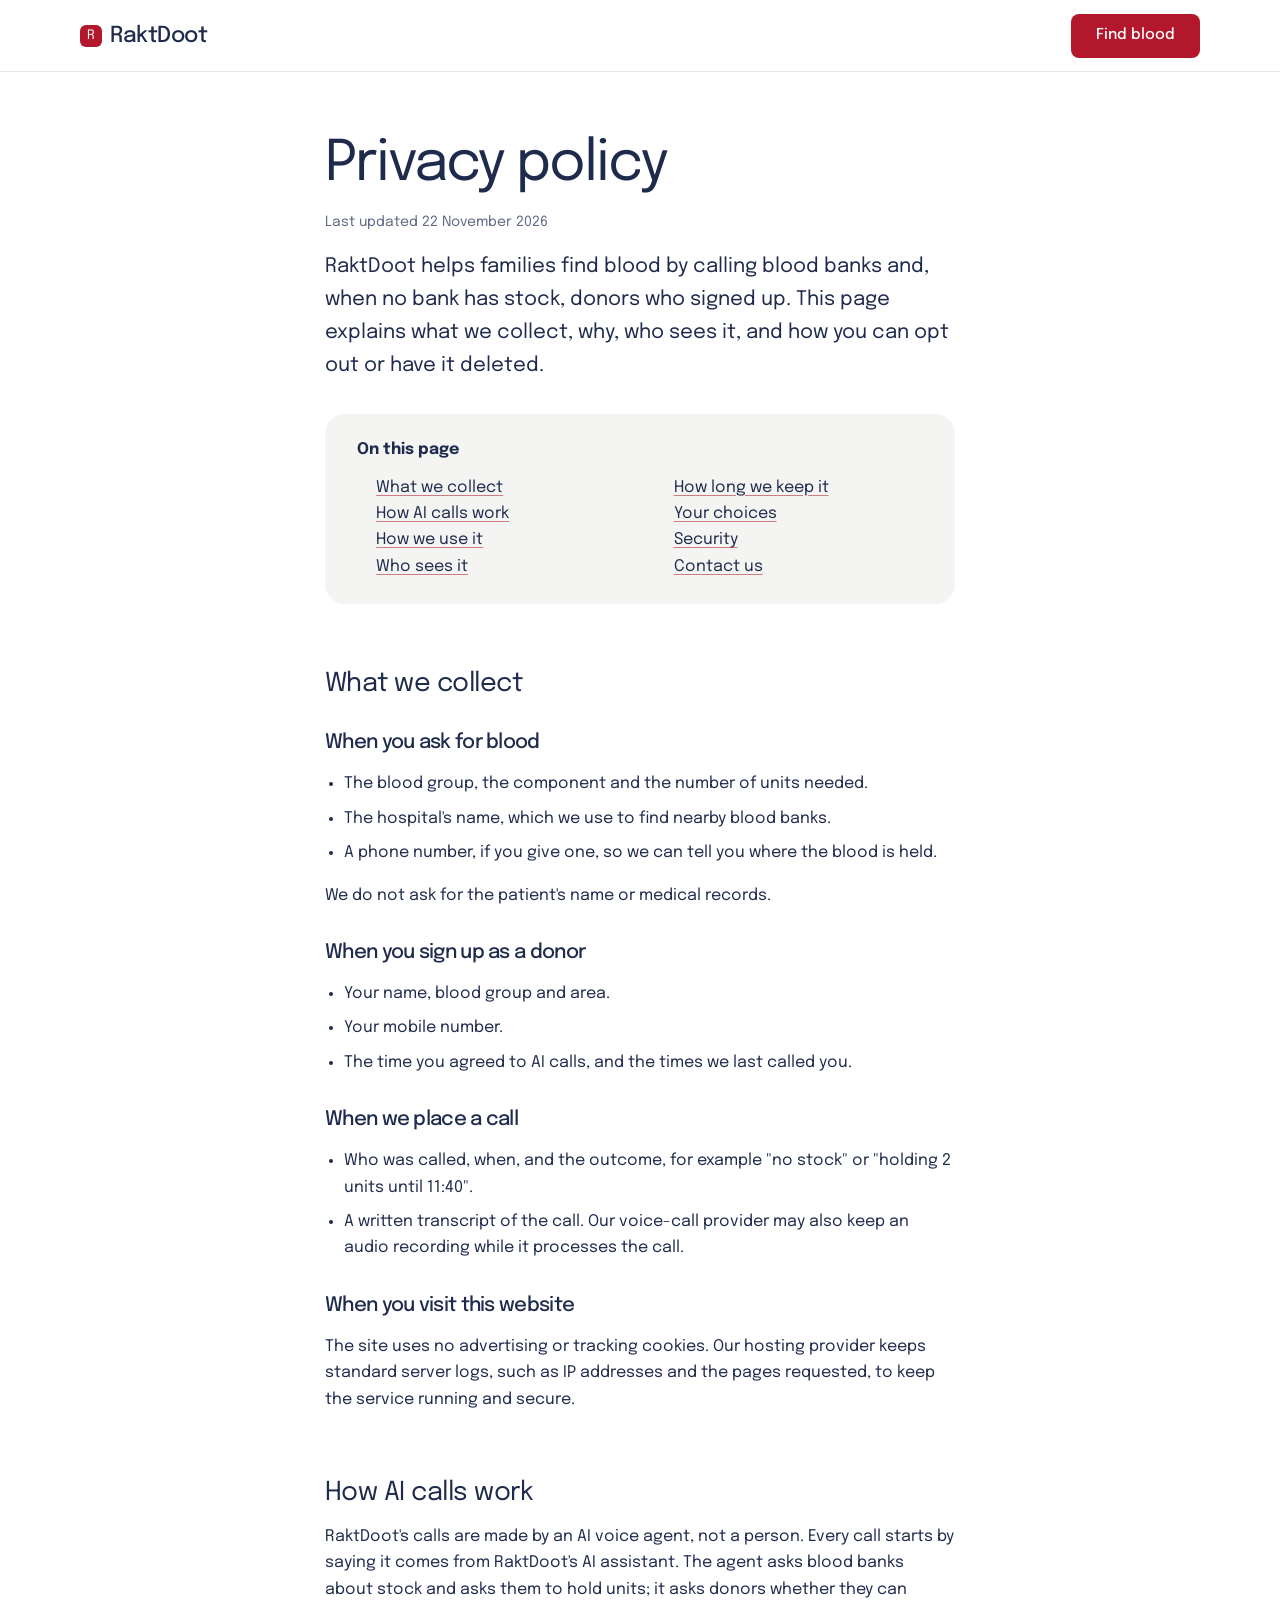
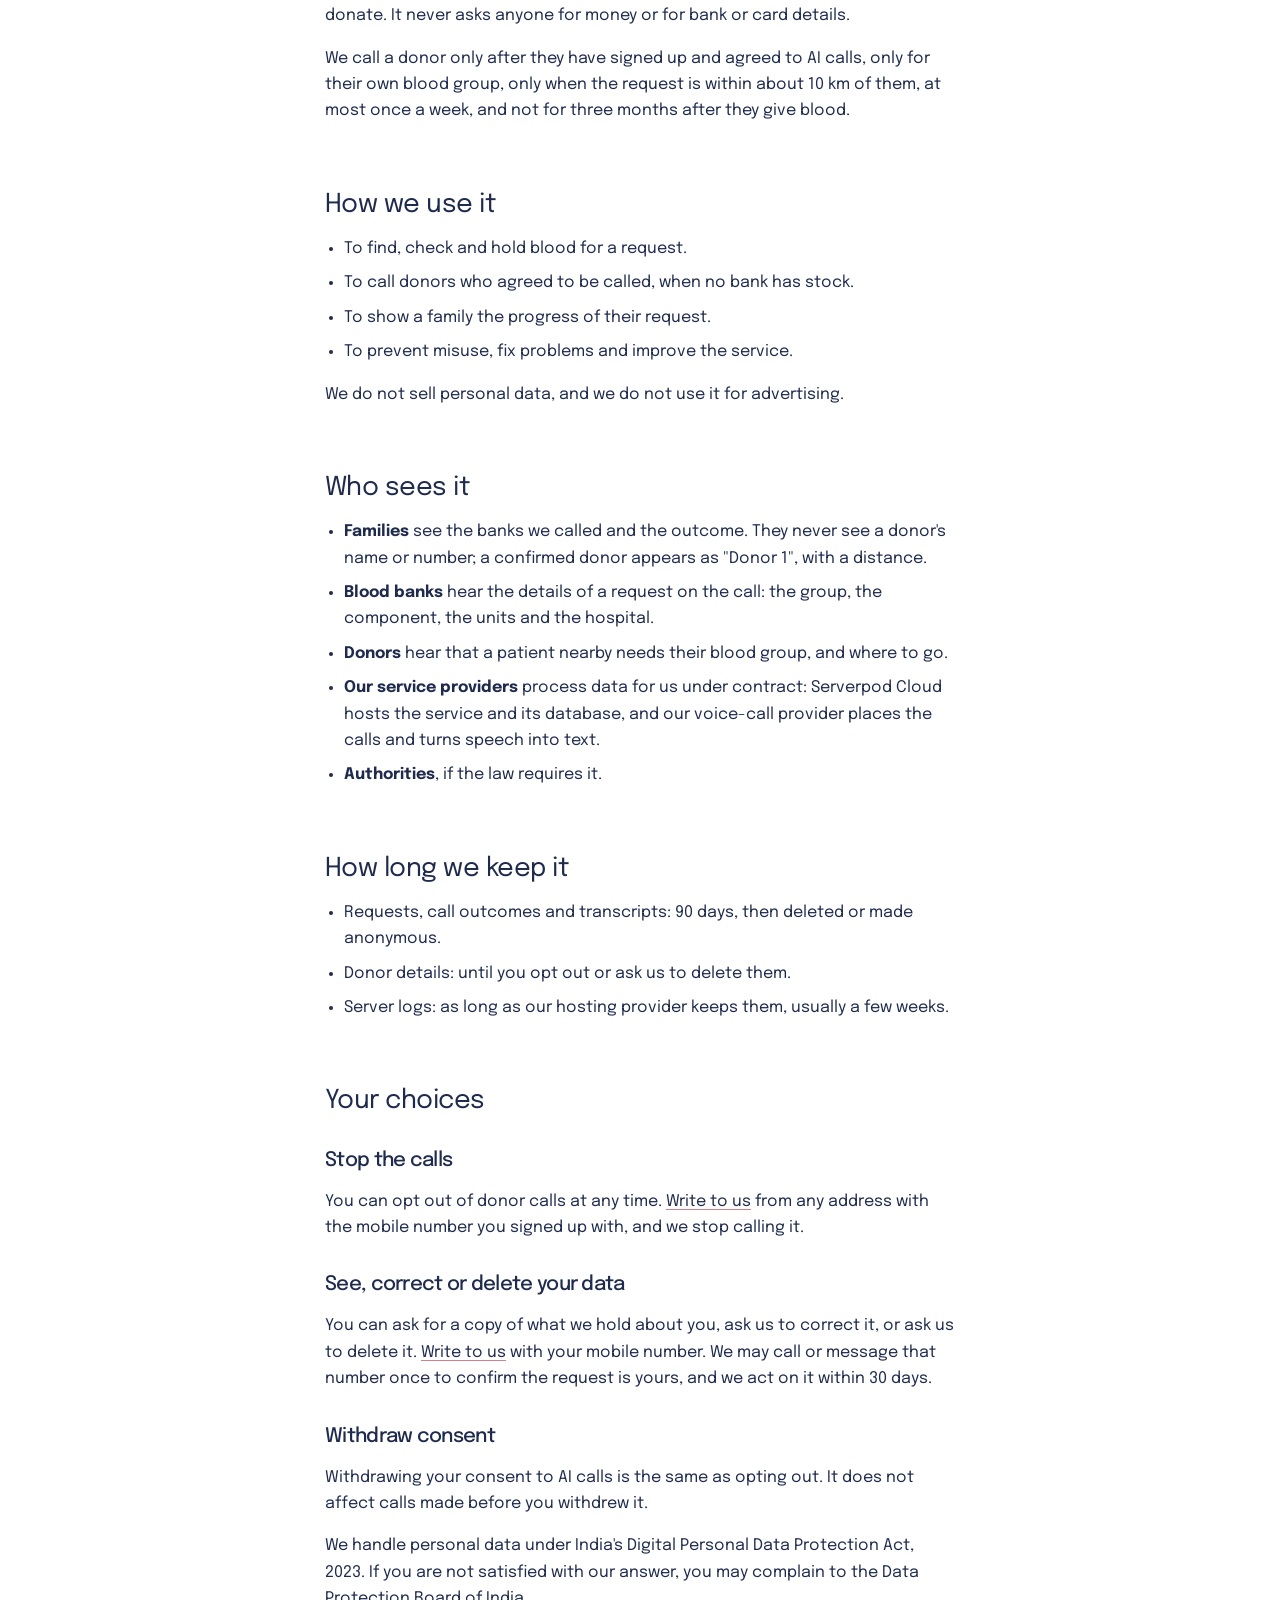
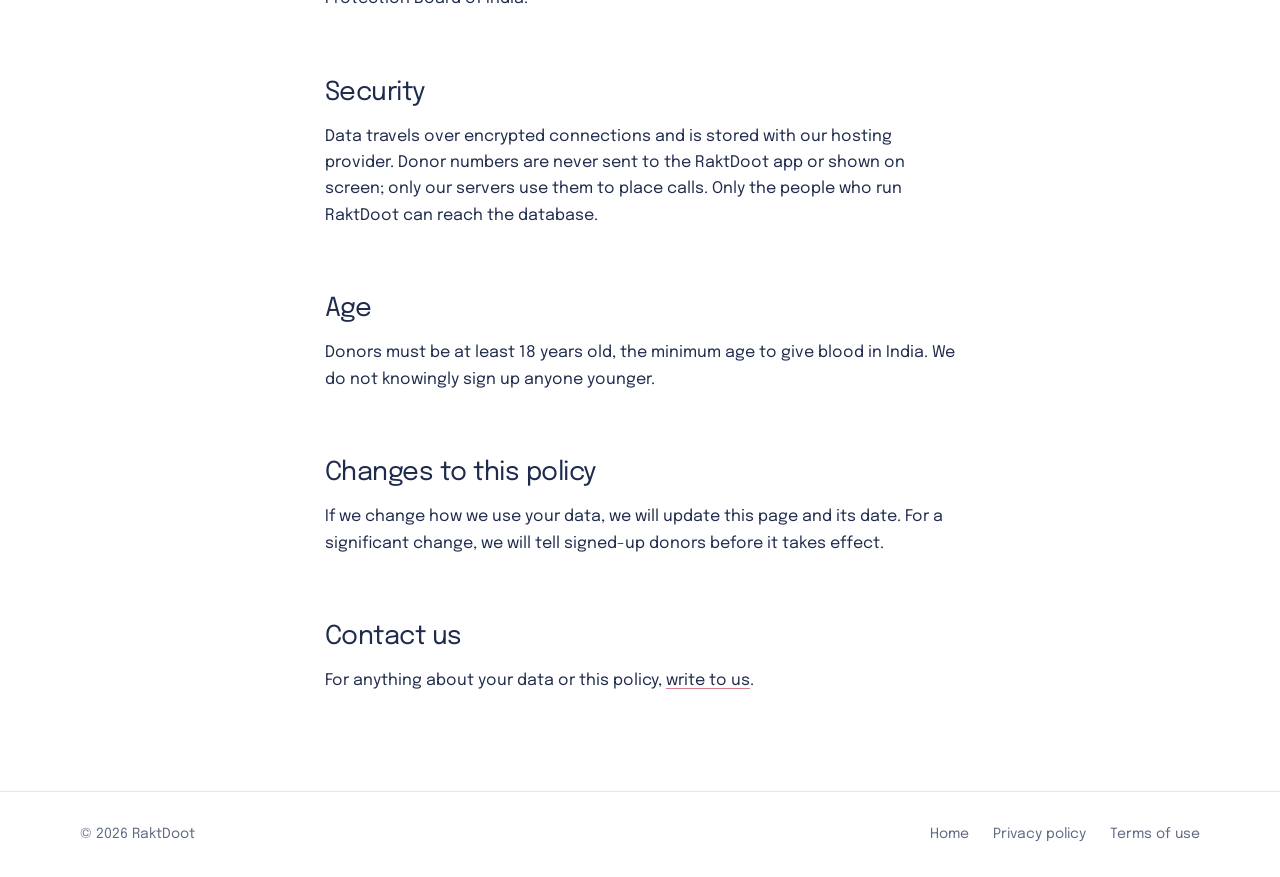
<file: site/privacy.html>
<!doctype html>
<!--
  DRAFT FOR REVIEW. NOT LEGAL ADVICE. Have a lawyer check this before launch.

  Written from what the RaktDoot code does today (the donor sign-up, the request flow, AI calls through a
  voice provider, call transcripts and logs on Serverpod Cloud). Decide or confirm each item below, then
  delete this comment:
    1. CONTACT: every "write to us" link takes its address from CONTACT_EMAIL in contact.js. Set it there.
    2. LEGAL ENTITY: "RaktDoot" is used as the name of the operator. Add the registered company or the
       founders' names and a postal address if you have them.
    3. GRIEVANCE OFFICER: India's DPDP Act 2023 and its rules expect a named contact for complaints.
       Add a name and address in "Contact us" when you have one.
    4. RETENTION: the periods in "How long we keep it" (90 days for requests and call records; donor data
       until opt-out) are proposals. Change them to what the system will actually do.
    5. DELETION TIME: "within 30 days" in "Your choices" is a proposal.
    6. PROVIDERS: names Serverpod Cloud (hosting) and "our voice-call provider". Name the provider in use
       (Sarvam, Gnani or another) if you want to be specific, and check each one's data terms.
    7. CALL RECORDING: the text says calls are transcribed and may be recorded by the voice provider.
       Confirm whether audio is stored, where, and for how long.
    8. OPT-OUT ON A CALL: the text does not promise an in-call opt-out (like "press 9"), because the code
       does not have one yet. Add it here when it ships.
    9. FAMILY PHONE NUMBER: "A phone number, if you give one" assumes the request flow may ask for one.
       Remove that line if the app never collects it.
   10. DONOR ANONYMITY IN THE APP: "a confirmed donor appears as Donor 1" matches the app's design.
       Confirm the live app shows no donor names.
-->
<html lang="en-IN" data-type="software" data-radius="soft" data-buttons="solid">
<head>
<meta charset="utf-8">
<meta name="viewport" content="width=device-width, initial-scale=1, viewport-fit=cover">
<title>Privacy policy · RaktDoot</title>
<meta name="description" content="What RaktDoot collects when you ask for blood or sign up as a donor, how AI calls work, and how to opt out or delete your data.">
<link rel="canonical" href="https://raktdoot.serverpod.space/privacy.html">
<meta property="og:type" content="website">
<meta property="og:site_name" content="RaktDoot">
<meta property="og:url" content="https://raktdoot.serverpod.space/privacy.html">
<meta property="og:title" content="RaktDoot privacy policy">
<meta property="og:image" content="https://raktdoot.serverpod.space/share.jpg">
<link rel="icon" href="https://raktdoot.serverpod.space/favicon.svg" type="image/svg+xml">
<link rel="apple-touch-icon" href="https://raktdoot.serverpod.space/apple-touch-icon.png">
<meta name="theme-color" content="#ffffff">
<link rel="stylesheet" href="fonts.css">
<link rel="stylesheet" href="assets/system.css">
<link rel="stylesheet" href="brand.css">
<link rel="stylesheet" href="assets/ui/base.css">
<link rel="stylesheet" href="doc.css?v=2">
<script src="contact.js" defer></script>
</head>
<body>
<header class="nav">
  <div class="wrap nav__bar">
    <a class="skip-link" href="#main">Skip to content</a>
    <a class="nav__logo" href="./"><span class="mark mark--initial" aria-hidden="true">R</span>RaktDoot</a>
    <div class="nav__actions" style="margin-left:auto"><a class="btn btn--primary" href="/app/#/">Find blood</a></div>
  </div>
</header>

<main id="main" class="rd-docmain">
  <article class="wrap rd-doc">
    <h1>Privacy policy</h1>
    <p class="rd-doc__meta">Last updated 22 November 2026</p>
    <p class="rd-doc__lead">RaktDoot helps families find blood by calling blood banks and, when no bank has stock, donors who signed up. This page explains what we collect, why, who sees it, and how you can opt out or have it deleted.</p>

    <nav class="rd-doc__toc" aria-label="On this page">
      <strong>On this page</strong>
      <ol>
        <li><a href="#what-we-collect">What we collect</a></li>
        <li><a href="#ai-calls">How AI calls work</a></li>
        <li><a href="#how-we-use-it">How we use it</a></li>
        <li><a href="#who-sees-it">Who sees it</a></li>
        <li><a href="#how-long">How long we keep it</a></li>
        <li><a href="#your-choices">Your choices</a></li>
        <li><a href="#security">Security</a></li>
        <li><a href="#contact">Contact us</a></li>
      </ol>
    </nav>

    <h2 id="what-we-collect">What we collect</h2>
    <h3>When you ask for blood</h3>
    <ul>
      <li>The blood group, the component and the number of units needed.</li>
      <li>The hospital's name, which we use to find nearby blood banks.</li>
      <li>A phone number, if you give one, so we can tell you where the blood is held.</li>
    </ul>
    <p>We do not ask for the patient's name or medical records.</p>
    <h3>When you sign up as a donor</h3>
    <ul>
      <li>Your name, blood group and area.</li>
      <li>Your mobile number.</li>
      <li>The time you agreed to AI calls, and the times we last called you.</li>
    </ul>
    <h3>When we place a call</h3>
    <ul>
      <li>Who was called, when, and the outcome, for example "no stock" or "holding 2 units until 11:40".</li>
      <li>A written transcript of the call. Our voice-call provider may also keep an audio recording while it processes the call.</li>
    </ul>
    <h3>When you visit this website</h3>
    <p>The site uses no advertising or tracking cookies. Our hosting provider keeps standard server logs, such as IP addresses and the pages requested, to keep the service running and secure.</p>

    <h2 id="ai-calls">How AI calls work</h2>
    <p>RaktDoot's calls are made by an AI voice agent, not a person. Every call starts by saying it comes from RaktDoot's AI assistant. The agent asks blood banks about stock and asks them to hold units; it asks donors whether they can donate. It never asks anyone for money or for bank or card details.</p>
    <p>We call a donor only after they have signed up and agreed to AI calls, only for their own blood group, only when the request is within about 10 km of them, at most once a week, and not for three months after they give blood.</p>

    <h2 id="how-we-use-it">How we use it</h2>
    <ul>
      <li>To find, check and hold blood for a request.</li>
      <li>To call donors who agreed to be called, when no bank has stock.</li>
      <li>To show a family the progress of their request.</li>
      <li>To prevent misuse, fix problems and improve the service.</li>
    </ul>
    <p>We do not sell personal data, and we do not use it for advertising.</p>

    <h2 id="who-sees-it">Who sees it</h2>
    <ul>
      <li><strong>Families</strong> see the banks we called and the outcome. They never see a donor's name or number; a confirmed donor appears as "Donor 1", with a distance.</li>
      <li><strong>Blood banks</strong> hear the details of a request on the call: the group, the component, the units and the hospital.</li>
      <li><strong>Donors</strong> hear that a patient nearby needs their blood group, and where to go.</li>
      <li><strong>Our service providers</strong> process data for us under contract: Serverpod Cloud hosts the service and its database, and our voice-call provider places the calls and turns speech into text.</li>
      <li><strong>Authorities</strong>, if the law requires it.</li>
    </ul>

    <h2 id="how-long">How long we keep it</h2>
    <ul>
      <li>Requests, call outcomes and transcripts: 90 days, then deleted or made anonymous.</li>
      <li>Donor details: until you opt out or ask us to delete them.</li>
      <li>Server logs: as long as our hosting provider keeps them, usually a few weeks.</li>
    </ul>

    <h2 id="your-choices">Your choices</h2>
    <h3>Stop the calls</h3>
    <p>You can opt out of donor calls at any time. <a href="mailto:" data-contact data-subject="Stop RaktDoot donor calls">Write to us</a> from any address with the mobile number you signed up with, and we stop calling it.</p>
    <h3>See, correct or delete your data</h3>
    <p>You can ask for a copy of what we hold about you, ask us to correct it, or ask us to delete it. <a href="mailto:" data-contact data-subject="My RaktDoot data">Write to us</a> with your mobile number. We may call or message that number once to confirm the request is yours, and we act on it within 30 days.</p>
    <h3>Withdraw consent</h3>
    <p>Withdrawing your consent to AI calls is the same as opting out. It does not affect calls made before you withdrew it.</p>
    <p>We handle personal data under India's Digital Personal Data Protection Act, 2023. If you are not satisfied with our answer, you may complain to the Data Protection Board of India.</p>

    <h2 id="security">Security</h2>
    <p>Data travels over encrypted connections and is stored with our hosting provider. Donor numbers are never sent to the RaktDoot app or shown on screen; only our servers use them to place calls. Only the people who run RaktDoot can reach the database.</p>

    <h2 id="children">Age</h2>
    <p>Donors must be at least 18 years old, the minimum age to give blood in India. We do not knowingly sign up anyone younger.</p>

    <h2 id="changes">Changes to this policy</h2>
    <p>If we change how we use your data, we will update this page and its date. For a significant change, we will tell signed-up donors before it takes effect.</p>

    <h2 id="contact">Contact us</h2>
    <p>For anything about your data or this policy, <a href="mailto:" data-contact data-subject="Privacy question">write to us</a>.</p>
  </article>
</main>

<footer class="rd-docfoot">
  <div class="wrap">
    <span>&copy; 2026 RaktDoot</span>
    <nav aria-label="Footer"><a href="./">Home</a><a href="privacy.html" aria-current="page">Privacy policy</a><a href="terms.html">Terms of use</a></nav>
  </div>
</footer>
</body>
</html>
</file>
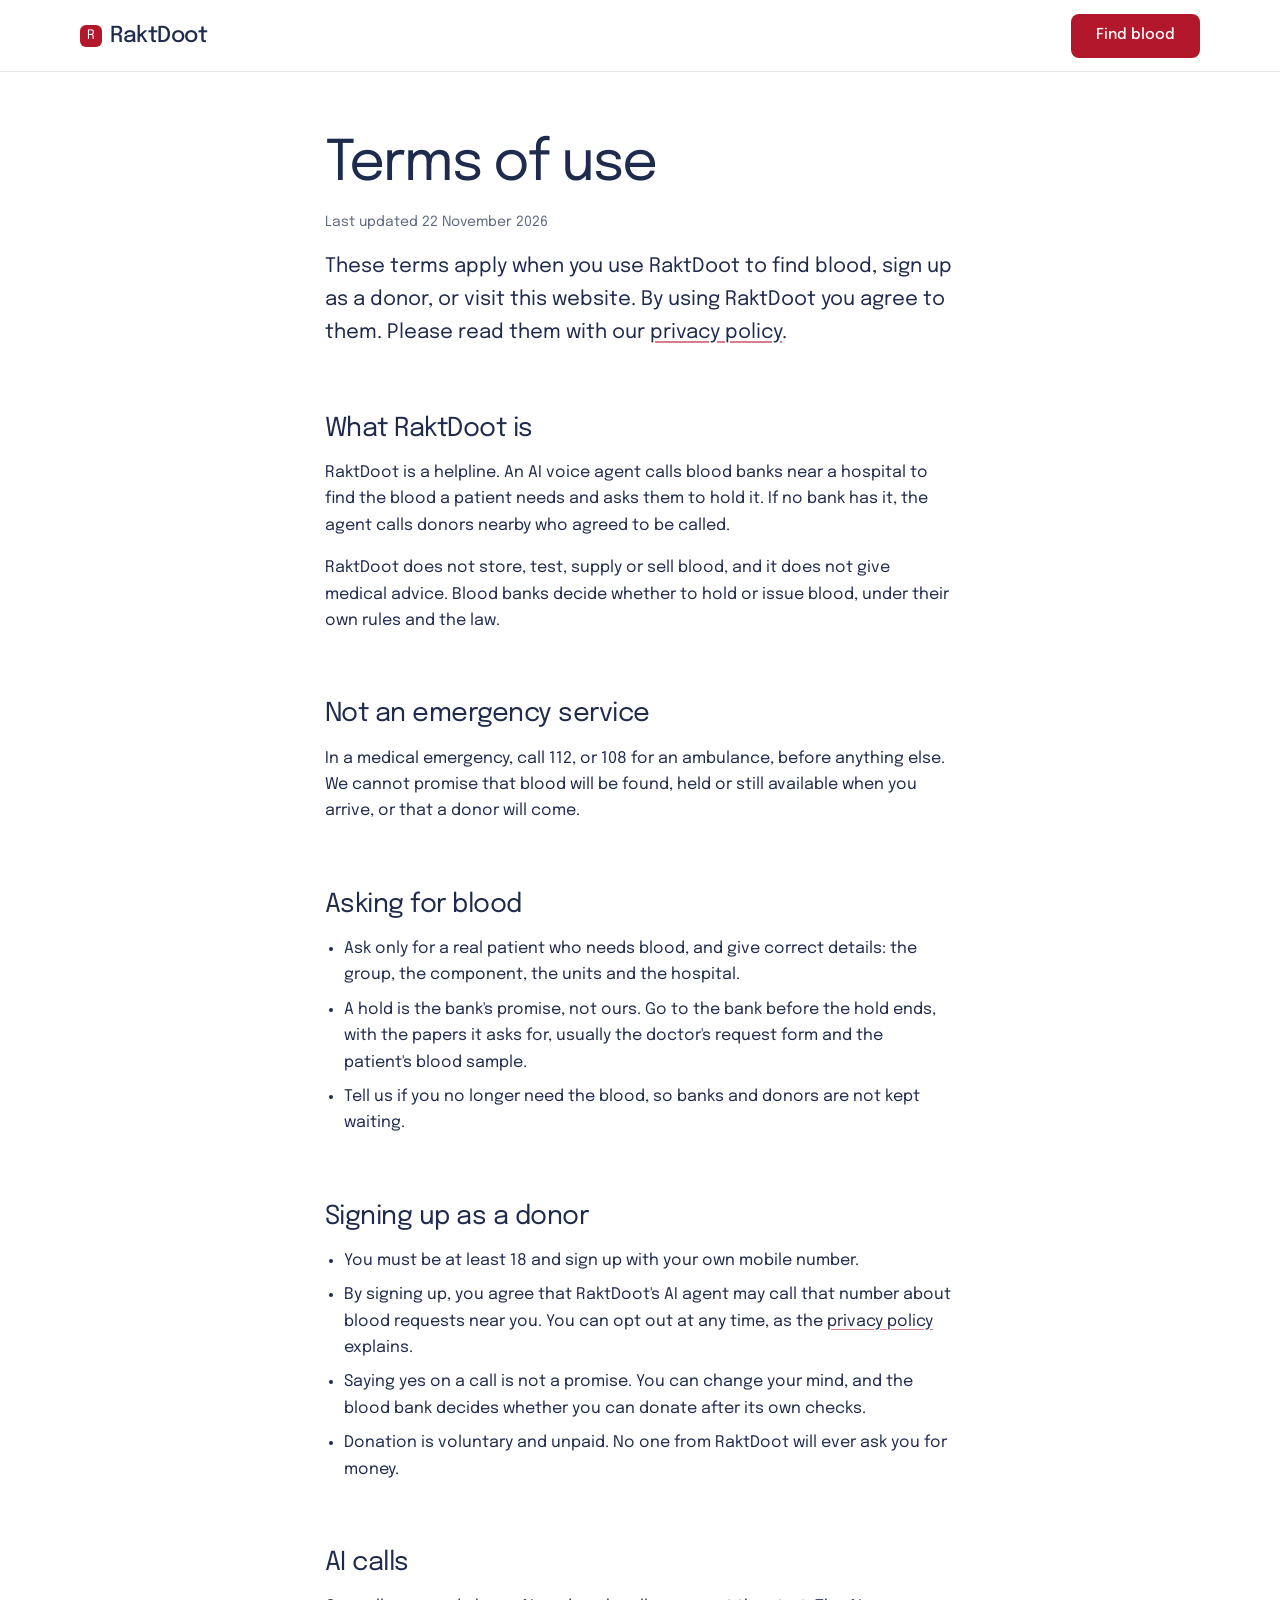
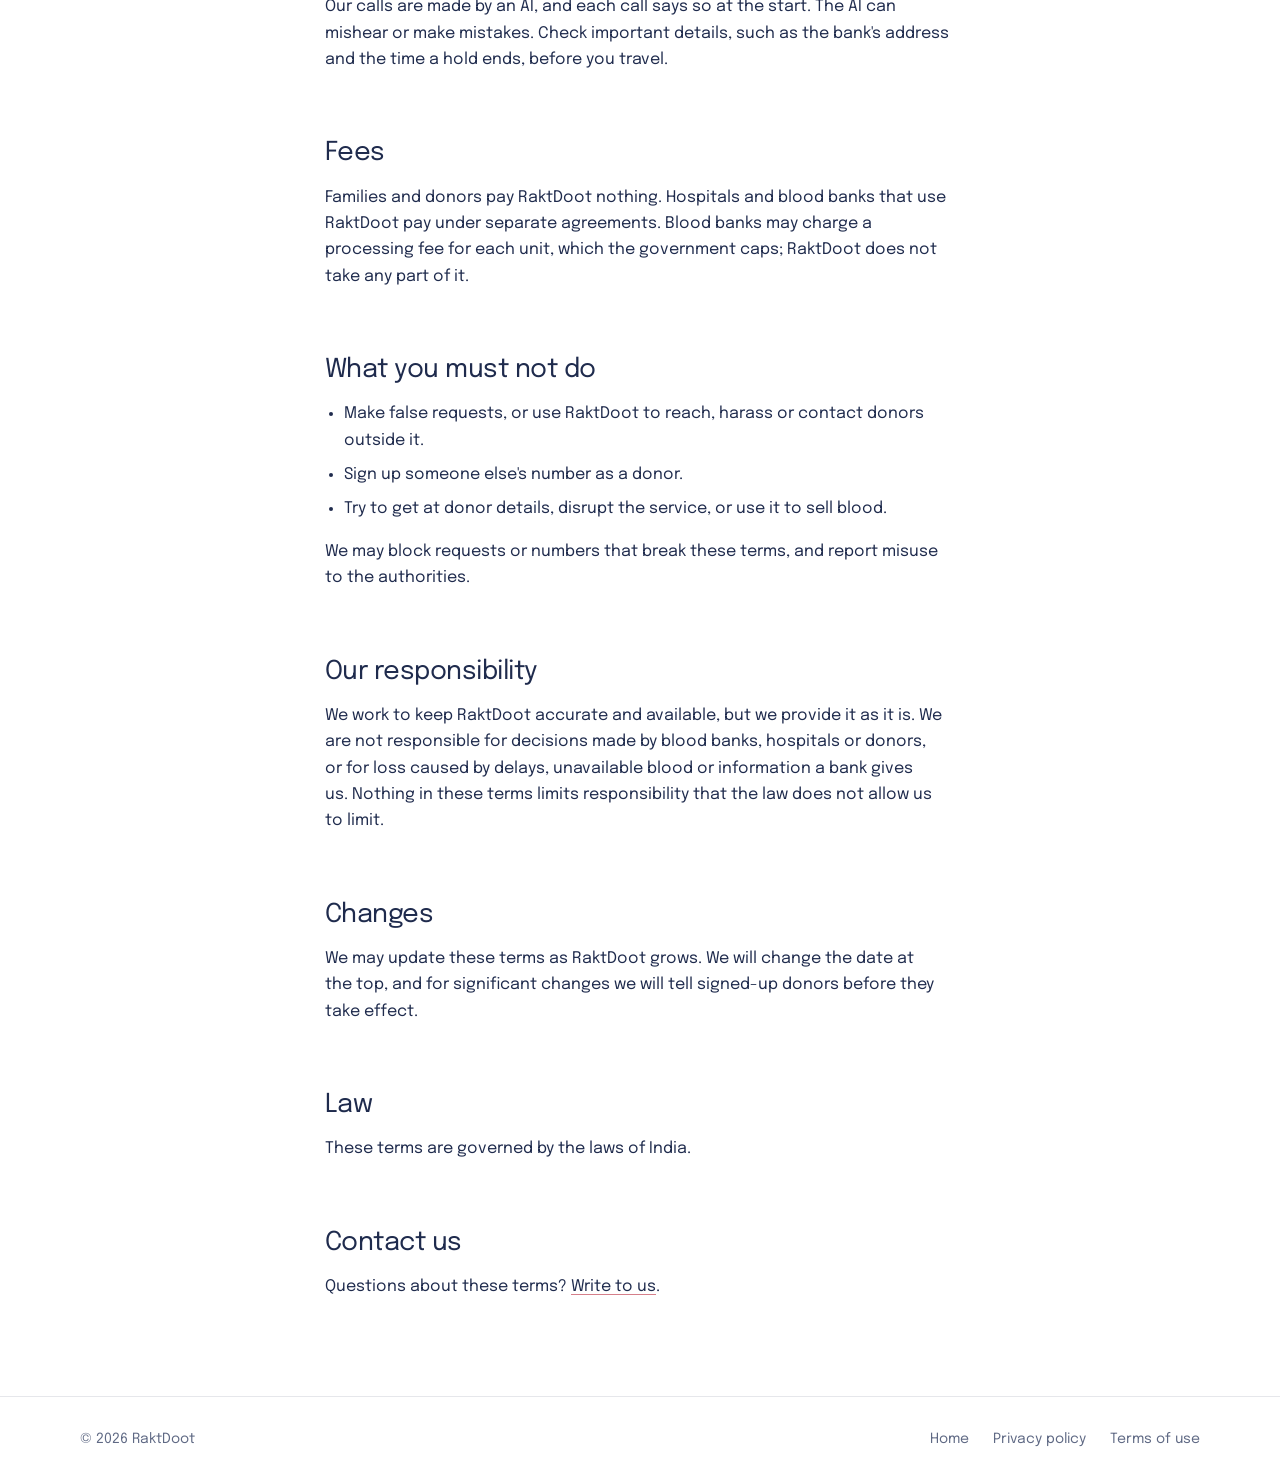
<file: site/terms.html>
<!doctype html>
<!--
  DRAFT FOR REVIEW. NOT LEGAL ADVICE. Have a lawyer check this before launch.

  Decide or confirm each item below, then delete this comment:
    1. CONTACT: every "write to us" link takes its address from CONTACT_EMAIL in contact.js. Set it there.
    2. LEGAL ENTITY: "RaktDoot", "we" and "us" stand for the operator. Name the registered company or
       the founders, and add a postal address, if you have them.
    3. GOVERNING LAW: "the laws of India" with courts left unnamed. Add a city for jurisdiction
       (for example the city where the company is registered) if your lawyer wants one.
    4. FEES: says families and donors pay RaktDoot nothing, and that hospitals and blood banks pay under
       separate agreements. Keep this true if pricing changes.
    5. LIABILITY: the limitation clause is a plain-language placeholder for a lawyer to tighten.
    6. EMERGENCY NUMBERS: 112 (national emergency) and 108 (ambulance in most states). Check for the
       states you serve.
-->
<html lang="en-IN" data-type="software" data-radius="soft" data-buttons="solid">
<head>
<meta charset="utf-8">
<meta name="viewport" content="width=device-width, initial-scale=1, viewport-fit=cover">
<title>Terms of use · RaktDoot</title>
<meta name="description" content="The terms for using RaktDoot to find blood or to sign up as a donor for AI voice calls.">
<link rel="canonical" href="https://raktdoot.serverpod.space/terms.html">
<meta property="og:type" content="website">
<meta property="og:site_name" content="RaktDoot">
<meta property="og:url" content="https://raktdoot.serverpod.space/terms.html">
<meta property="og:title" content="RaktDoot terms of use">
<meta property="og:image" content="https://raktdoot.serverpod.space/share.jpg">
<link rel="icon" href="https://raktdoot.serverpod.space/favicon.svg" type="image/svg+xml">
<link rel="apple-touch-icon" href="https://raktdoot.serverpod.space/apple-touch-icon.png">
<meta name="theme-color" content="#ffffff">
<link rel="stylesheet" href="fonts.css">
<link rel="stylesheet" href="assets/system.css">
<link rel="stylesheet" href="brand.css">
<link rel="stylesheet" href="assets/ui/base.css">
<link rel="stylesheet" href="doc.css?v=2">
<script src="contact.js" defer></script>
</head>
<body>
<header class="nav">
  <div class="wrap nav__bar">
    <a class="skip-link" href="#main">Skip to content</a>
    <a class="nav__logo" href="./"><span class="mark mark--initial" aria-hidden="true">R</span>RaktDoot</a>
    <div class="nav__actions" style="margin-left:auto"><a class="btn btn--primary" href="/app/#/">Find blood</a></div>
  </div>
</header>

<main id="main" class="rd-docmain">
  <article class="wrap rd-doc">
    <h1>Terms of use</h1>
    <p class="rd-doc__meta">Last updated 22 November 2026</p>
    <p class="rd-doc__lead">These terms apply when you use RaktDoot to find blood, sign up as a donor, or visit this website. By using RaktDoot you agree to them. Please read them with our <a href="privacy.html">privacy policy</a>.</p>

    <h2 id="what-raktdoot-is">What RaktDoot is</h2>
    <p>RaktDoot is a helpline. An AI voice agent calls blood banks near a hospital to find the blood a patient needs and asks them to hold it. If no bank has it, the agent calls donors nearby who agreed to be called.</p>
    <p>RaktDoot does not store, test, supply or sell blood, and it does not give medical advice. Blood banks decide whether to hold or issue blood, under their own rules and the law.</p>

    <h2 id="emergencies">Not an emergency service</h2>
    <p>In a medical emergency, call 112, or 108 for an ambulance, before anything else. We cannot promise that blood will be found, held or still available when you arrive, or that a donor will come.</p>

    <h2 id="requests">Asking for blood</h2>
    <ul>
      <li>Ask only for a real patient who needs blood, and give correct details: the group, the component, the units and the hospital.</li>
      <li>A hold is the bank's promise, not ours. Go to the bank before the hold ends, with the papers it asks for, usually the doctor's request form and the patient's blood sample.</li>
      <li>Tell us if you no longer need the blood, so banks and donors are not kept waiting.</li>
    </ul>

    <h2 id="donors">Signing up as a donor</h2>
    <ul>
      <li>You must be at least 18 and sign up with your own mobile number.</li>
      <li>By signing up, you agree that RaktDoot's AI agent may call that number about blood requests near you. You can opt out at any time, as the <a href="privacy.html#your-choices">privacy policy</a> explains.</li>
      <li>Saying yes on a call is not a promise. You can change your mind, and the blood bank decides whether you can donate after its own checks.</li>
      <li>Donation is voluntary and unpaid. No one from RaktDoot will ever ask you for money.</li>
    </ul>

    <h2 id="ai-calls">AI calls</h2>
    <p>Our calls are made by an AI, and each call says so at the start. The AI can mishear or make mistakes. Check important details, such as the bank's address and the time a hold ends, before you travel.</p>

    <h2 id="fees">Fees</h2>
    <p>Families and donors pay RaktDoot nothing. Hospitals and blood banks that use RaktDoot pay under separate agreements. Blood banks may charge a processing fee for each unit, which the government caps; RaktDoot does not take any part of it.</p>

    <h2 id="misuse">What you must not do</h2>
    <ul>
      <li>Make false requests, or use RaktDoot to reach, harass or contact donors outside it.</li>
      <li>Sign up someone else's number as a donor.</li>
      <li>Try to get at donor details, disrupt the service, or use it to sell blood.</li>
    </ul>
    <p>We may block requests or numbers that break these terms, and report misuse to the authorities.</p>

    <h2 id="liability">Our responsibility</h2>
    <p>We work to keep RaktDoot accurate and available, but we provide it as it is. We are not responsible for decisions made by blood banks, hospitals or donors, or for loss caused by delays, unavailable blood or information a bank gives us. Nothing in these terms limits responsibility that the law does not allow us to limit.</p>

    <h2 id="changes">Changes</h2>
    <p>We may update these terms as RaktDoot grows. We will change the date at the top, and for significant changes we will tell signed-up donors before they take effect.</p>

    <h2 id="law">Law</h2>
    <p>These terms are governed by the laws of India.</p>

    <h2 id="contact">Contact us</h2>
    <p>Questions about these terms? <a href="mailto:" data-contact data-subject="Question about the terms">Write to us</a>.</p>
  </article>
</main>

<footer class="rd-docfoot">
  <div class="wrap">
    <span>&copy; 2026 RaktDoot</span>
    <nav aria-label="Footer"><a href="./">Home</a><a href="privacy.html">Privacy policy</a><a href="terms.html" aria-current="page">Terms of use</a></nav>
  </div>
</footer>
</body>
</html>
</file>
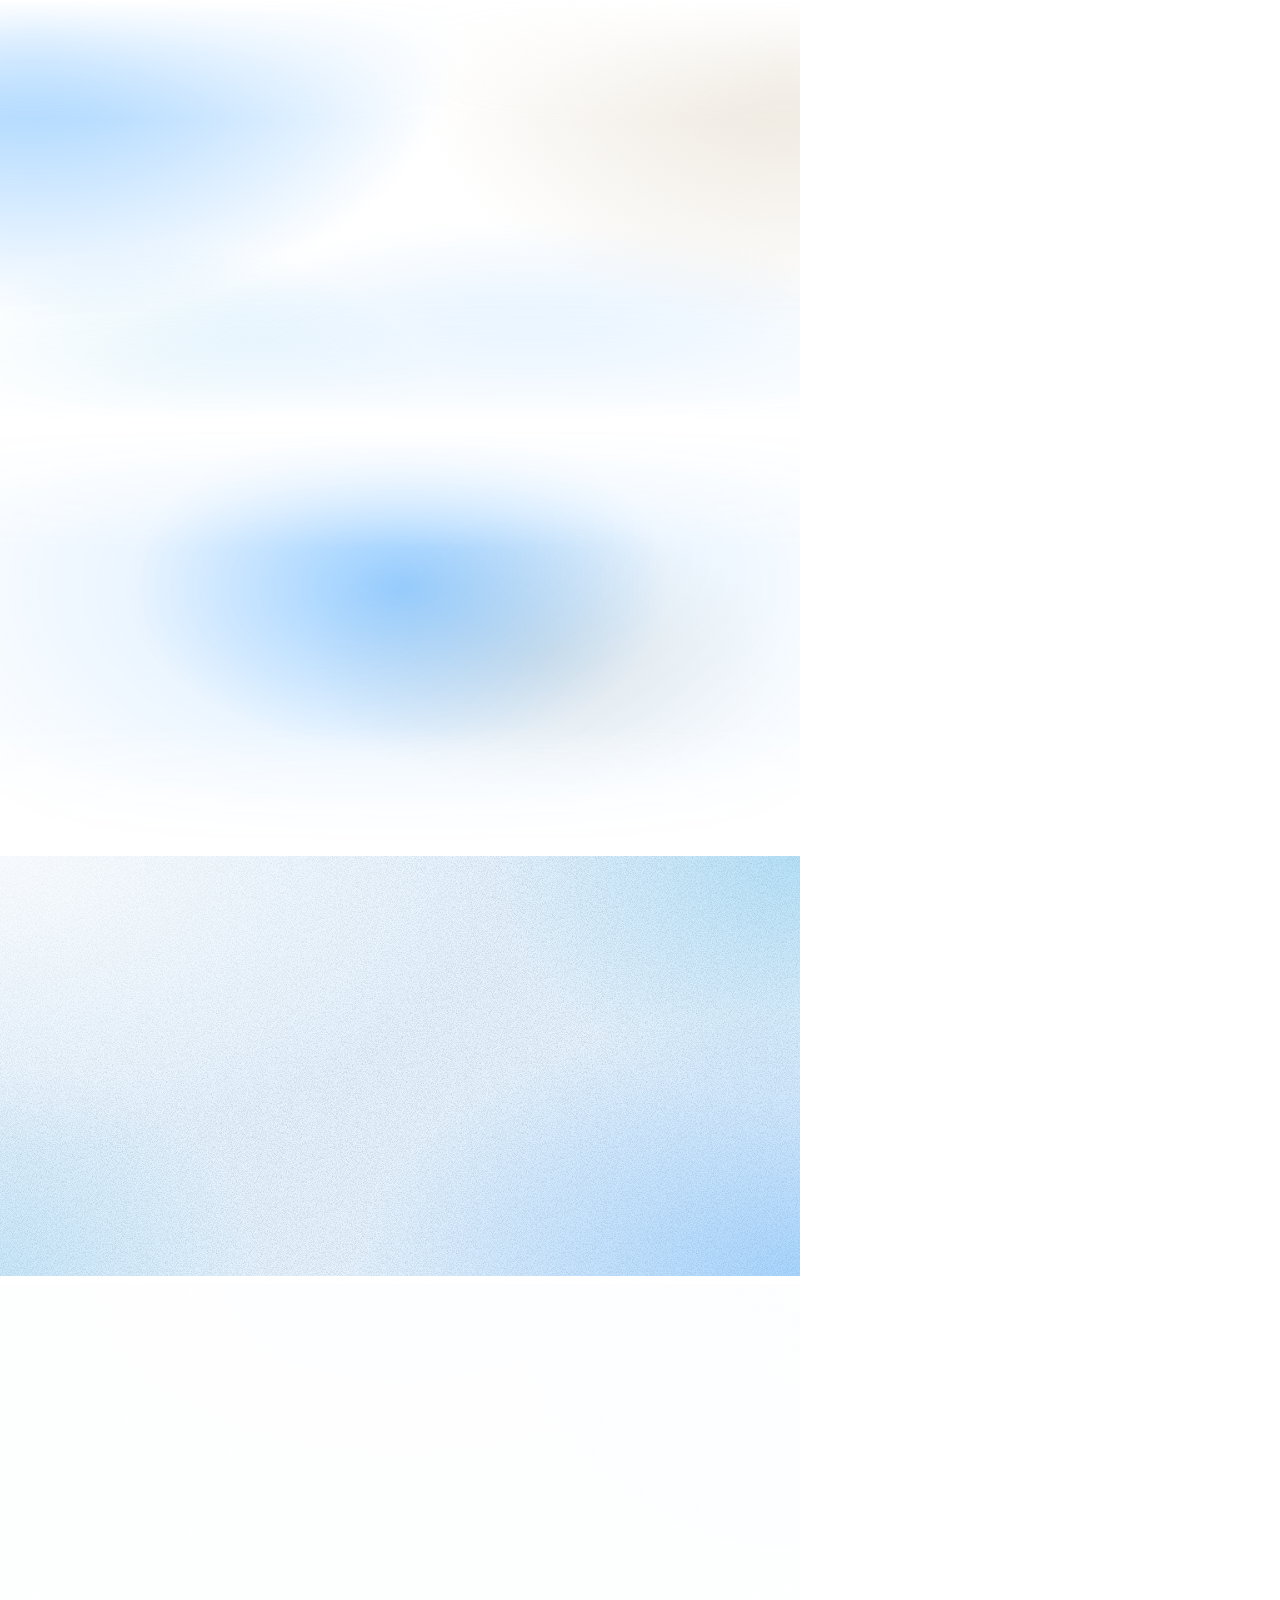
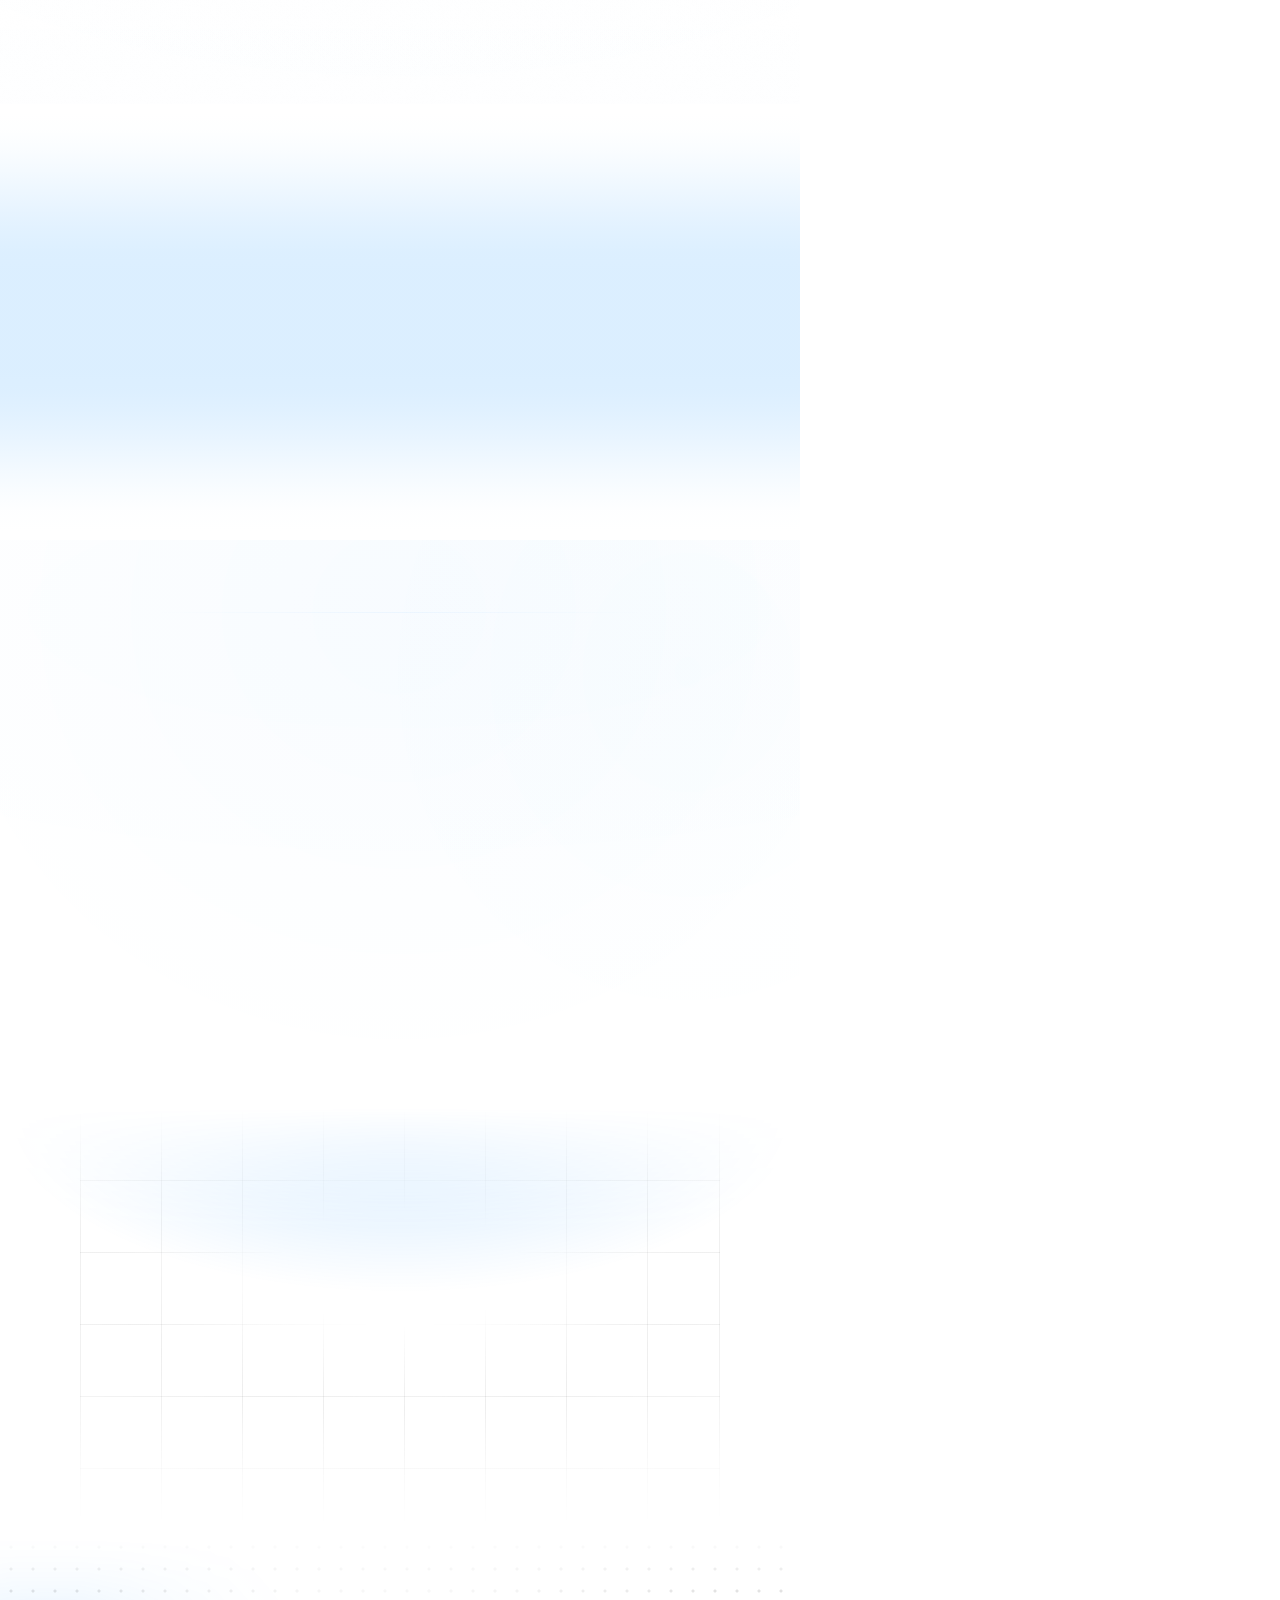
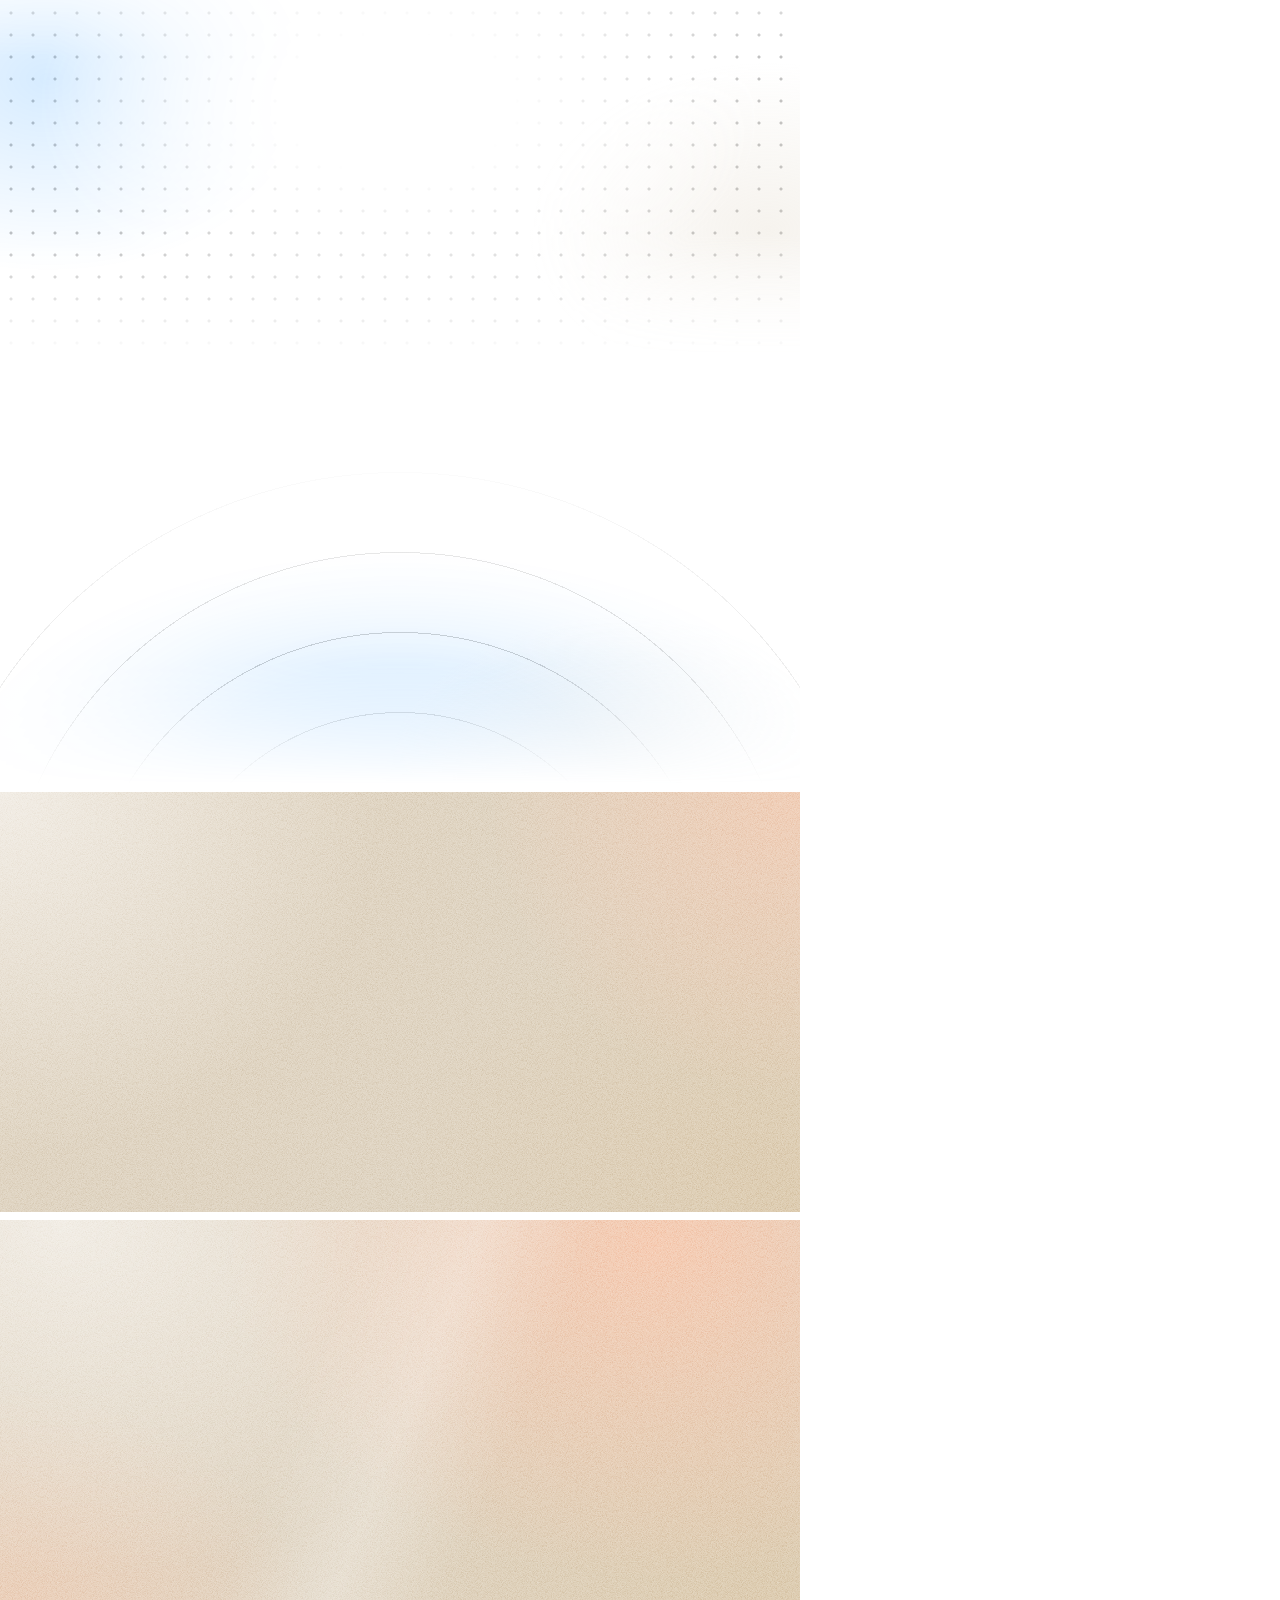
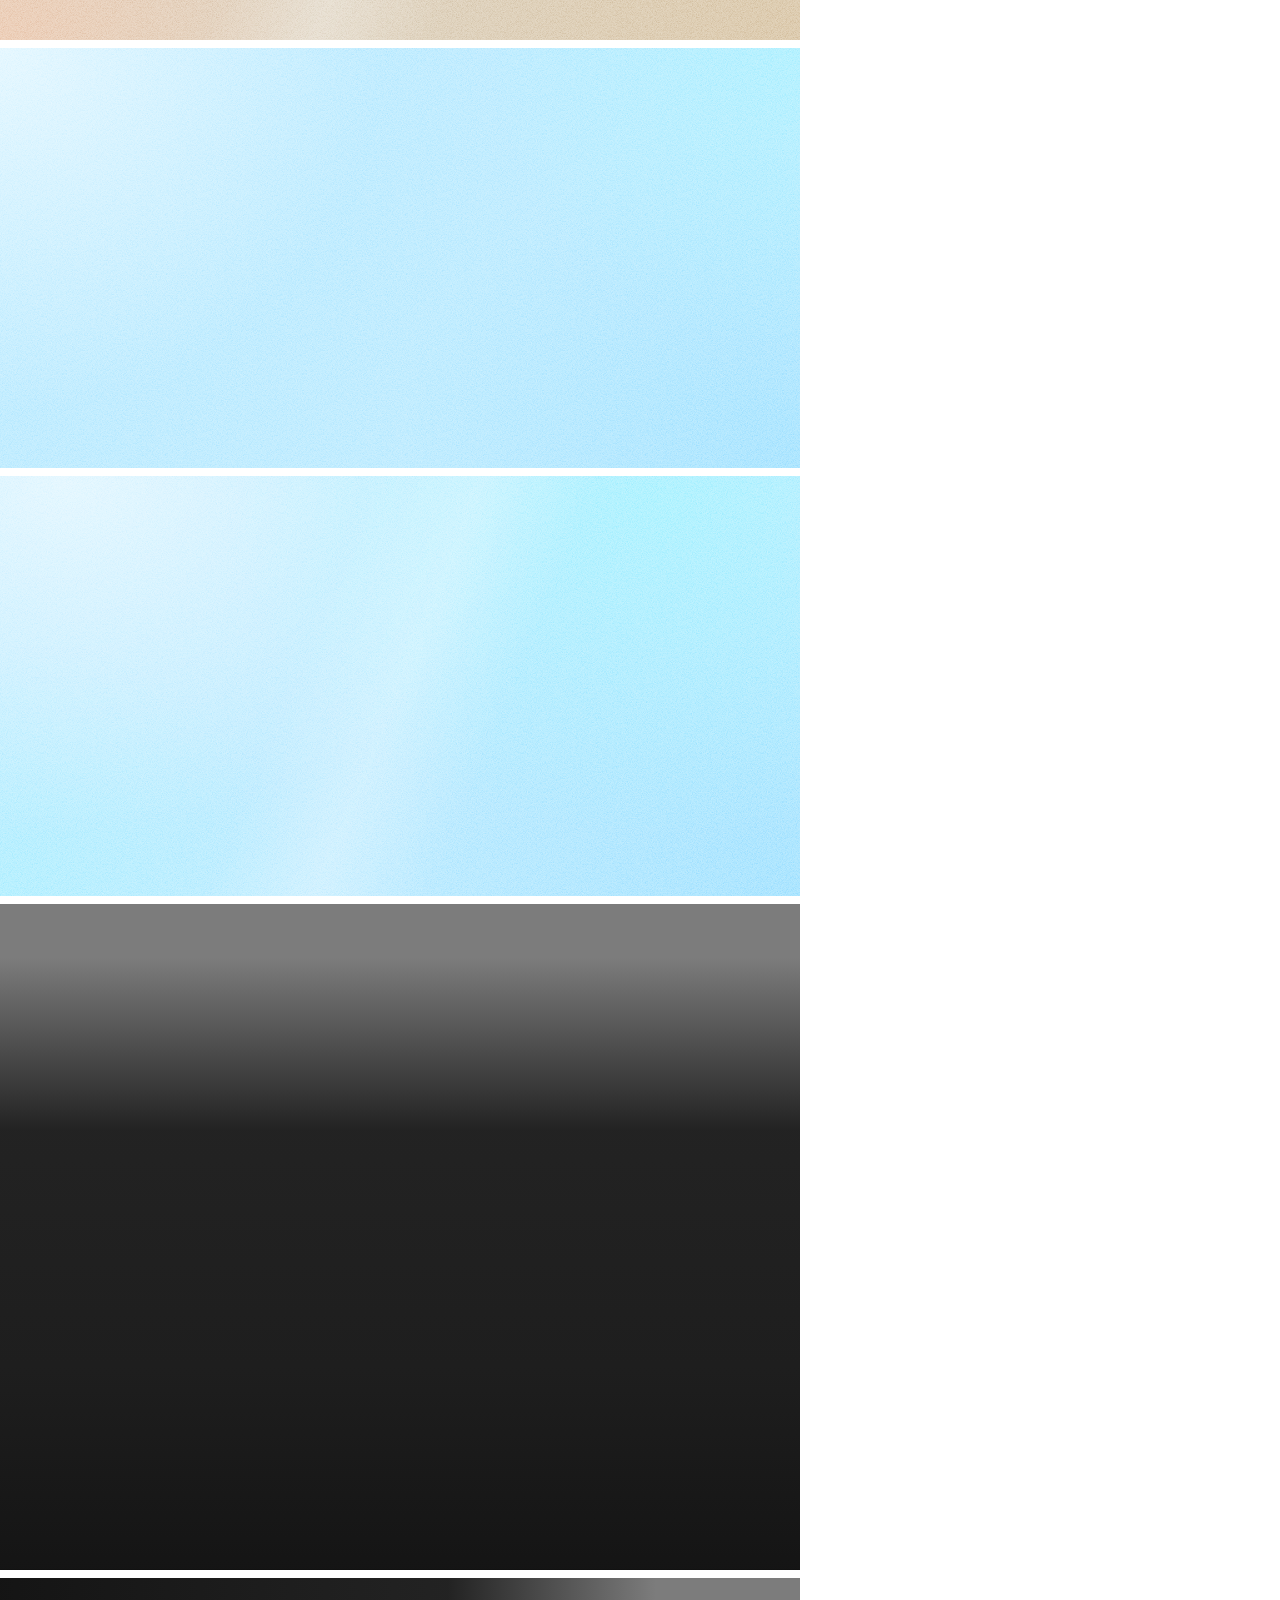
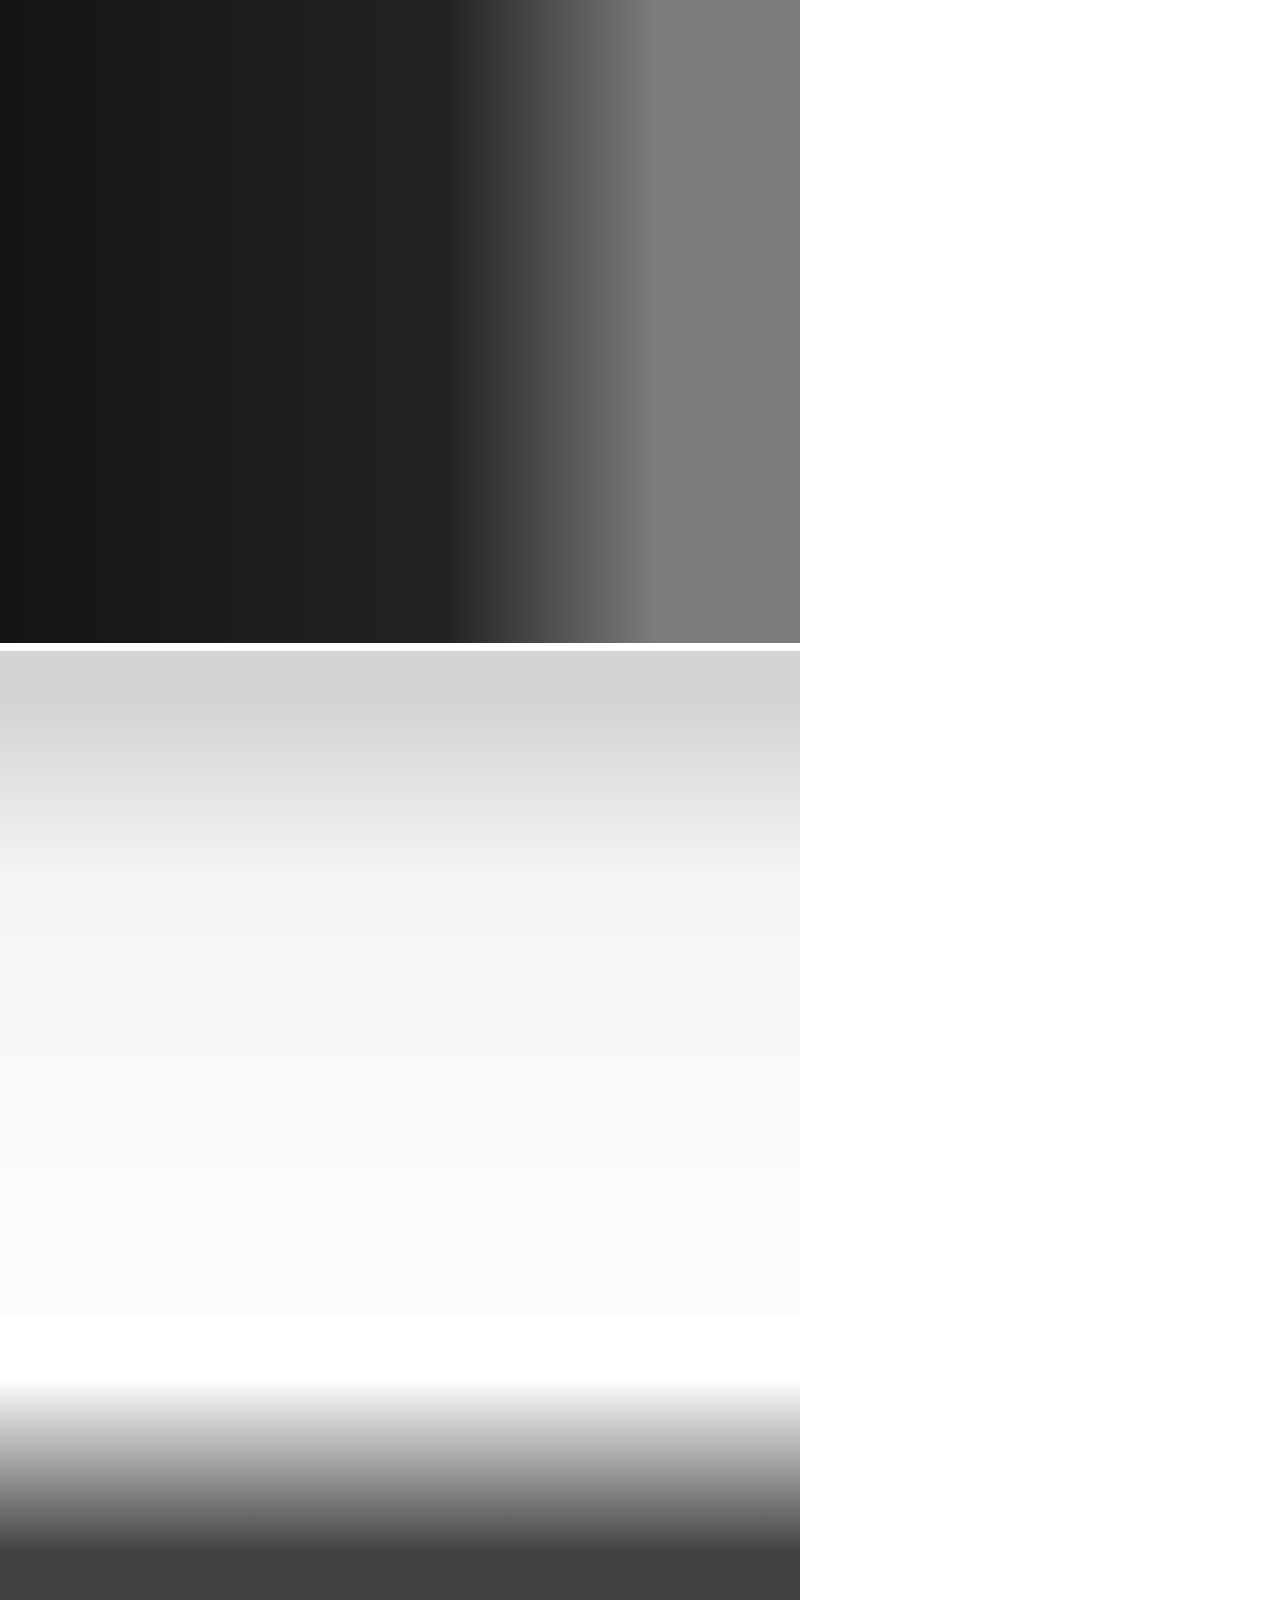
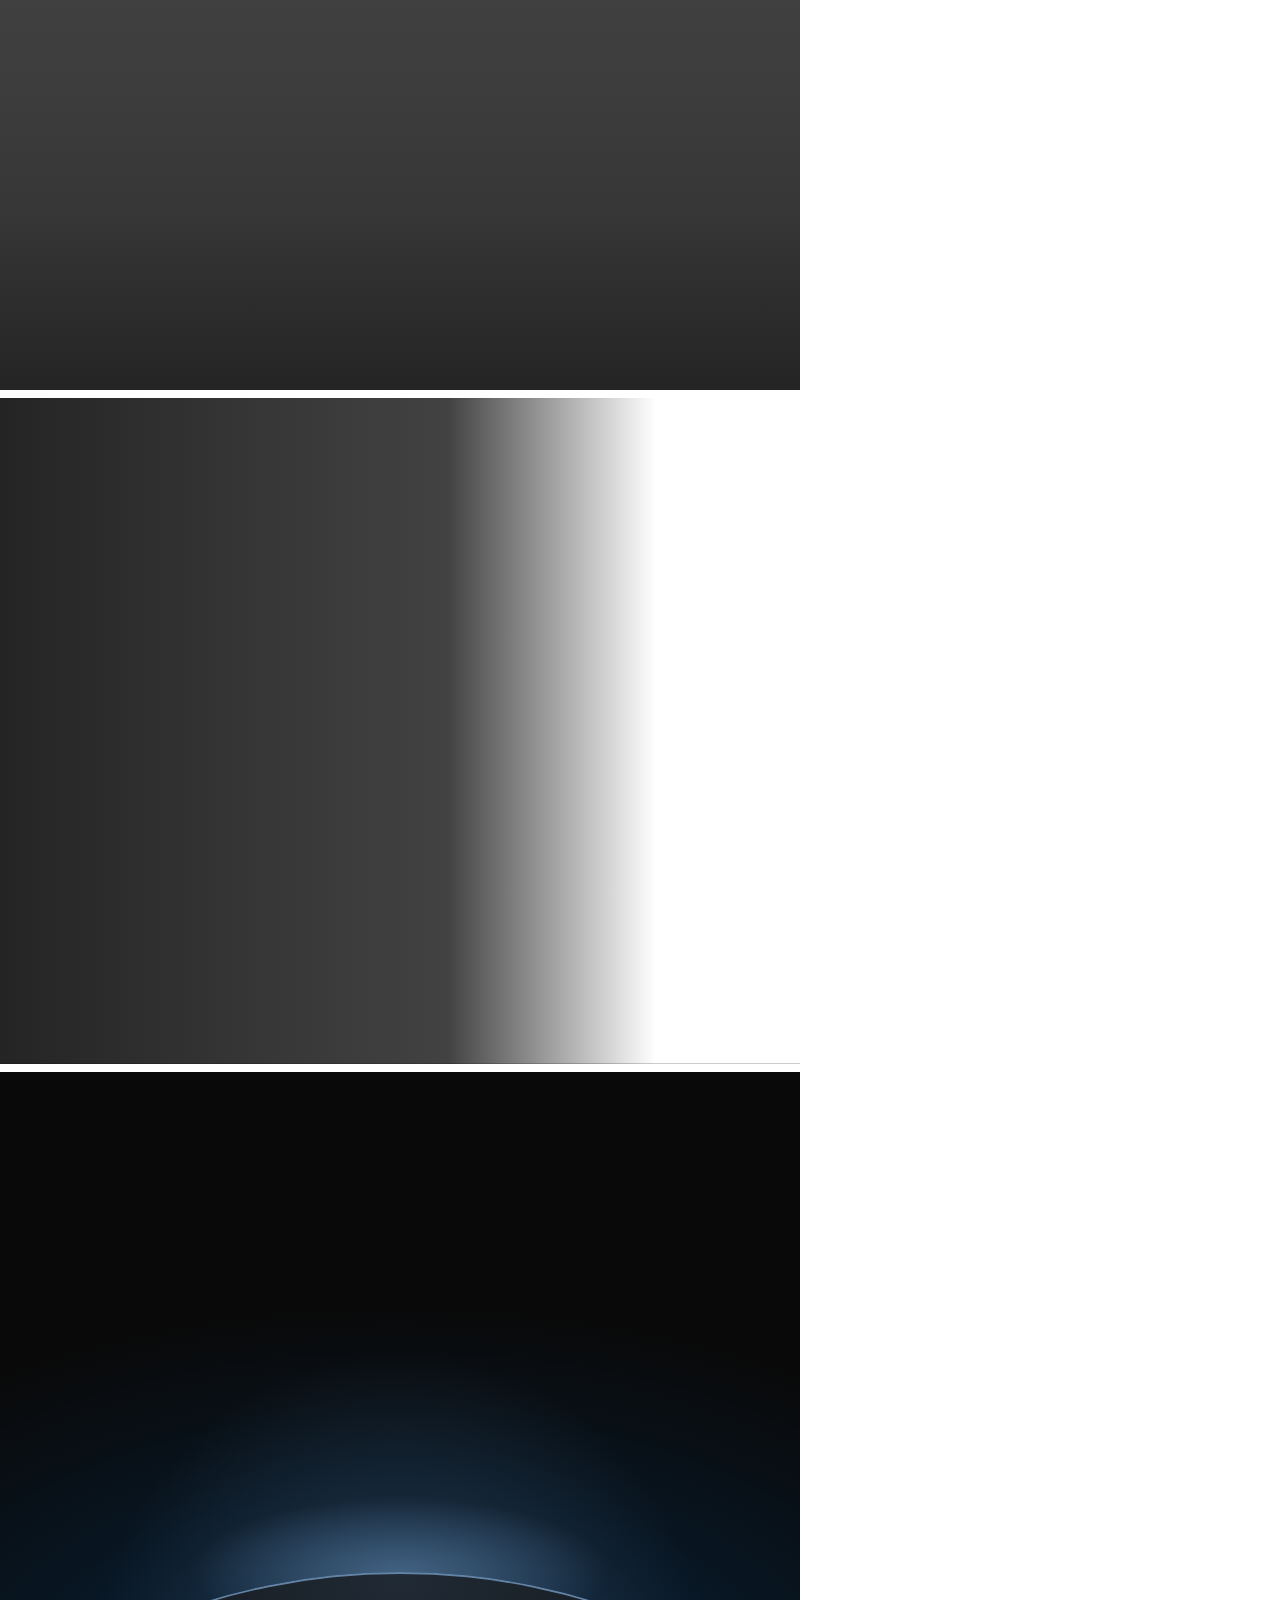
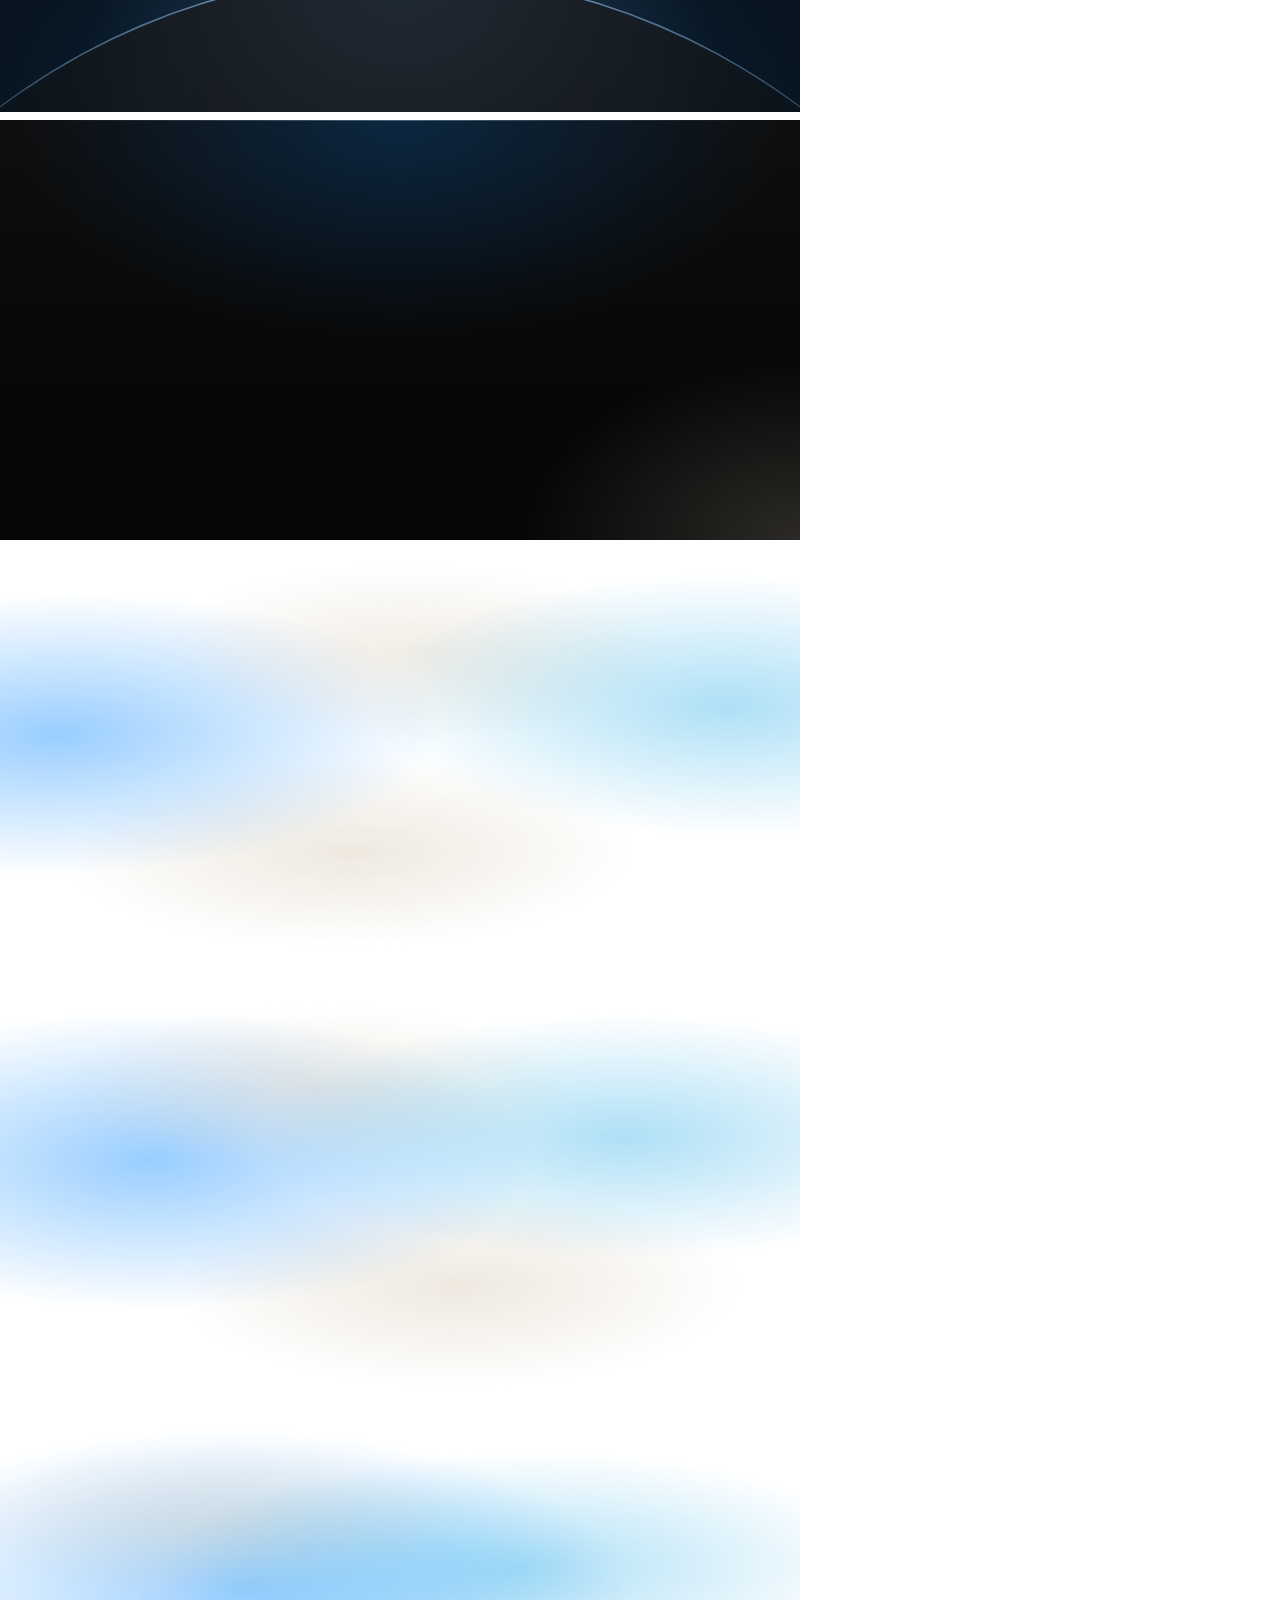
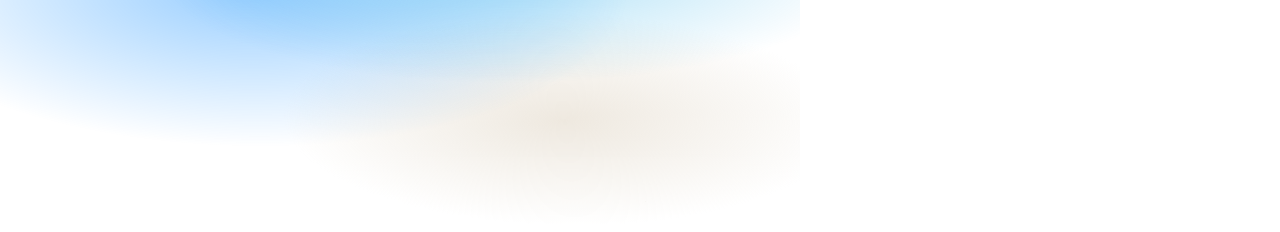
<file: site/assets/backgrounds/check.html>
<!doctype html>
<html lang="en" data-ground="sand">
<head>
<meta charset="utf-8">
<title>Backgrounds contrast check</title>
<!-- Every ground in a 800px box, for check.mjs: it sets a palette, screenshots the boxes and measures
     the ink and muted contrast on every pixel of each ground's text zone (index.json). The photograph
     grounds sit on a flat grey picture: #7c7c7c for the dark scrim, #d4d4d4 for the light one; and the worst case of the dark scrim: a white
     picture (white words on it). The light scrim is for pale photographs only. -->
<link rel="stylesheet" href="../system.css">
<link rel="stylesheet" href="backgrounds.css">
<style>body { margin: 0; width: 800px; } .box { width: 800px; margin: 0 0 8px; padding: 24px; font-size: 20px; } .pi, .pm { visibility: hidden; } .pi { color: var(--ink); } .pm { color: var(--muted); }  /* the liquid blobs held at the start, the middle and the end of their drift (the keyframes in backgrounds.css), so the text zone is measured where they stand under it */
  .at-start::before { animation: none; transform: translate3d(-7%, 0, 0) skewX(-7deg) scaleY(.94); } .at-start::after { animation: none; transform: translate3d(8%, 0, 0) skewX(6deg) scaleY(1.04); }
  .at-mid::before { animation: none; transform: translate3d(.5%, 0, 0) skewX(-.5deg) scaleY(.995); } .at-mid::after { animation: none; transform: translate3d(-.5%, 0, 0) scaleY(.98); }
  .at-end::before { animation: none; transform: translate3d(8%, 0, 0) skewX(6deg) scaleY(1.05); } .at-end::after { animation: none; transform: translate3d(-9%, 0, 0) skewX(-6deg) scaleY(.92); }
</style>
<script src="backgrounds.js" defer></script>
</head>
<body>
<div class="bg-mist box" data-g="mist" style="height:420px"><span class="pi">Ink</span> <span class="pm">Muted</span></div>
<div class="bg-halo box" data-g="halo" style="height:420px"><span class="pi">Ink</span> <span class="pm">Muted</span></div>
<div class="bg-grain box" data-g="grain" style="height:420px"><span class="pi">Ink</span> <span class="pm">Muted</span></div>
<div class="bg-paper box" data-g="paper" style="height:420px"><span class="pi">Ink</span> <span class="pm">Muted</span></div>
<div class="bg-dusk box" data-g="dusk" style="height:420px"><span class="pi">Ink</span> <span class="pm">Muted</span></div>
<div class="bg-topglow box" data-g="topglow" style="height:560px"><span class="pi">Ink</span> <span class="pm">Muted</span></div>
<div class="bg-ruled box" data-g="ruled" style="height:420px"><span class="pi">Ink</span> <span class="pm">Muted</span></div>
<div class="bg-dots box" data-g="dots" style="height:420px"><span class="pi">Ink</span> <span class="pm">Muted</span></div>
<div class="bg-arcs box" data-g="arcs" style="height:420px"><span class="pi">Ink</span> <span class="pm">Muted</span></div>
<div class="bg-band box" data-g="band" style="height:420px"><span class="pi">Ink</span> <span class="pm">Muted</span></div>
<div class="bg-field box" data-g="field" style="height:420px"><span class="pi">Ink</span> <span class="pm">Muted</span></div>
<div class="bg-band bg-tint box" data-g="band-tint" style="height:420px"><span class="pi">Ink</span> <span class="pm">Muted</span></div>
<div class="bg-field bg-tint box" data-g="field-tint" style="height:420px"><span class="pi">Ink</span> <span class="pm">Muted</span></div>
<div class="bg-photo box" data-g="photo" style="height:520px;--g-photo:linear-gradient(#7c7c7c,#7c7c7c)"><span class="pi">Ink</span> <span class="pm">Muted</span></div>
<div class="bg-photo bg-photo--left box" data-g="photo-left" style="height:520px;--g-photo:linear-gradient(#7c7c7c,#7c7c7c)"><span class="pi">Ink</span> <span class="pm">Muted</span></div>
<div class="bg-photo bg-photo--light box" data-g="photo-light" style="height:520px;--g-photo:linear-gradient(#d4d4d4,#d4d4d4)"><span class="pi">Ink</span> <span class="pm">Muted</span></div>
<div class="bg-photo box" data-g="photo-white" style="height:520px;--g-photo:linear-gradient(#fff,#fff)"><span class="pi">Ink</span> <span class="pm">Muted</span></div>
<div class="bg-photo bg-photo--left box" data-g="photo-left-white" style="height:520px;--g-photo:linear-gradient(#fff,#fff)"><span class="pi">Ink</span> <span class="pm">Muted</span></div>
<div class="bg-horizon box" data-g="horizon" style="height:640px"><span class="pi">Ink</span> <span class="pm">Muted</span></div>
<div class="bg-deep box" data-g="deep" style="height:420px"><span class="pi">Ink</span> <span class="pm">Muted</span></div>
<div class="bg-liquid box at-start" data-g="liquid" data-no-pause style="height:420px"><span class="pi">Ink</span> <span class="pm">Muted</span></div>
<div class="bg-liquid box at-mid" data-g="liquid-mid" data-no-pause style="height:420px"><span class="pi">Ink</span> <span class="pm">Muted</span></div>
<div class="bg-liquid box at-end" data-g="liquid-end" data-no-pause style="height:420px"><span class="pi">Ink</span> <span class="pm">Muted</span></div>

</body>
</html>
</file>
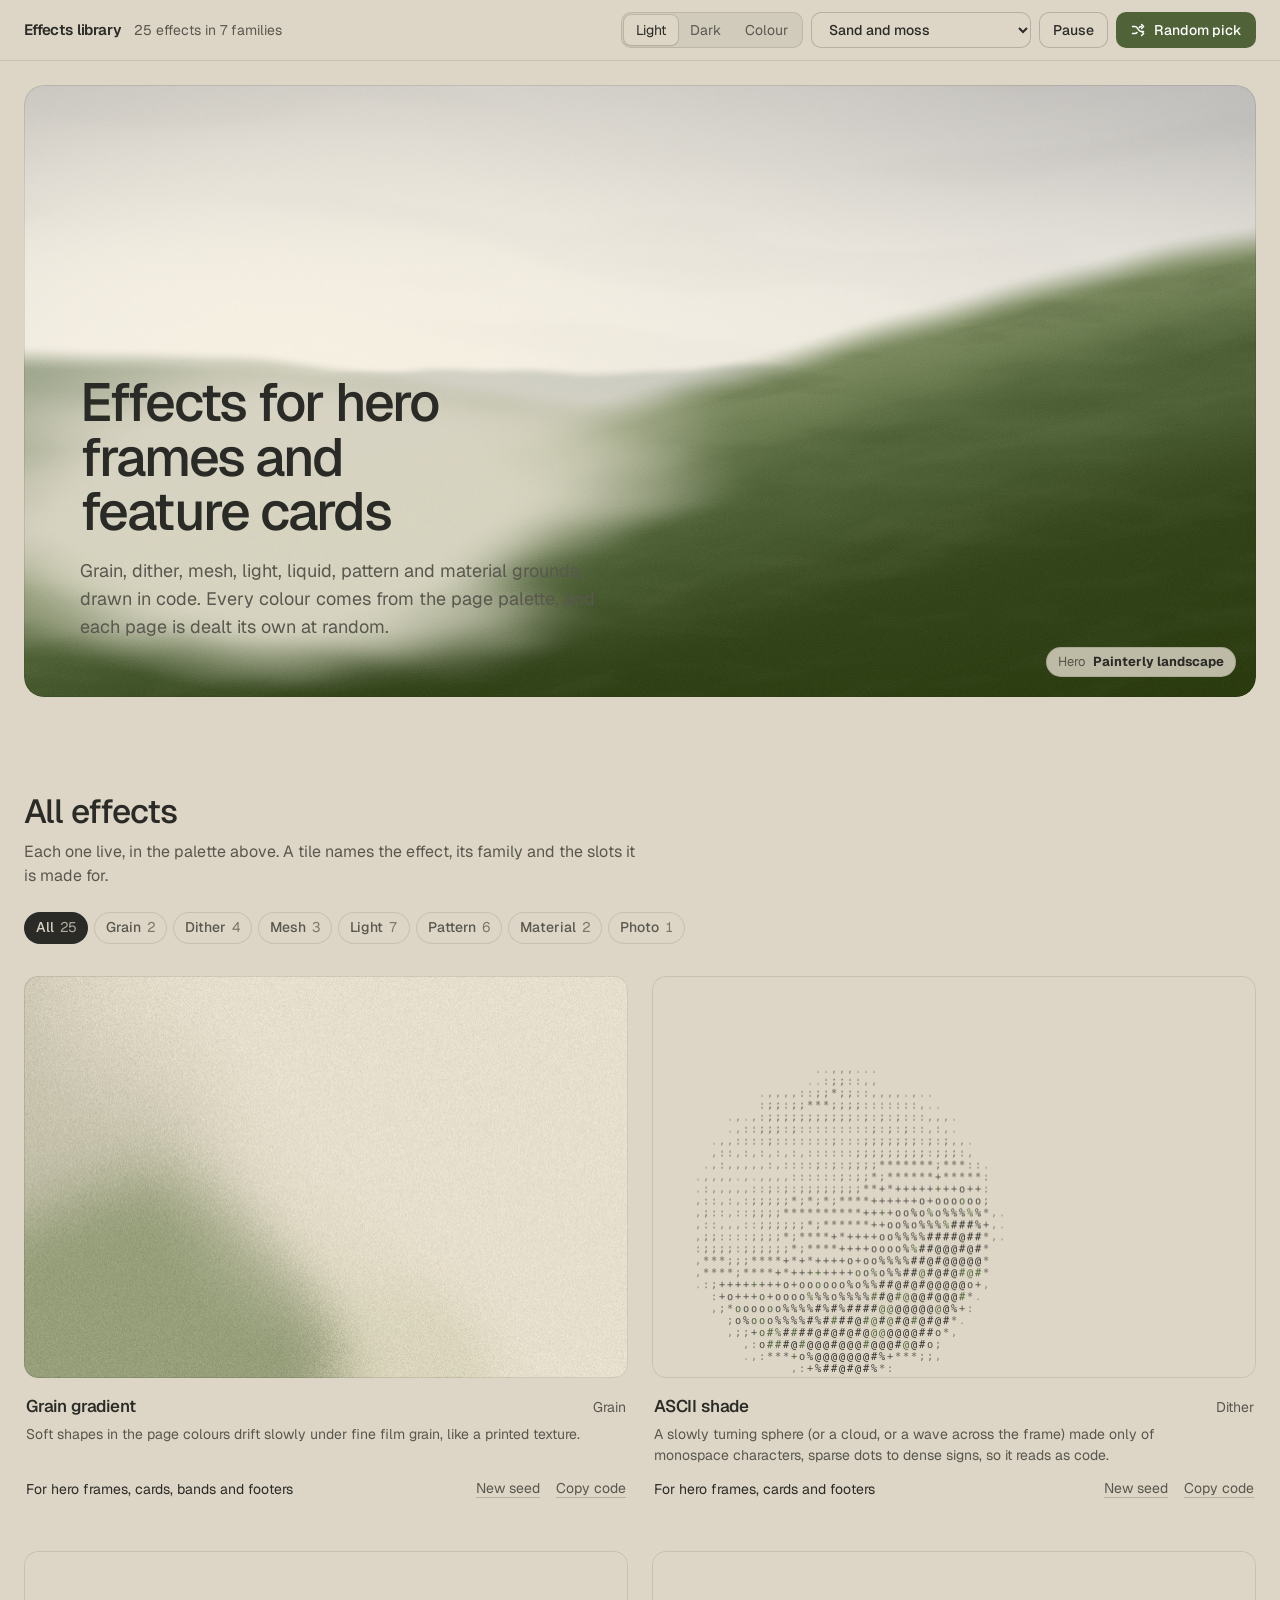
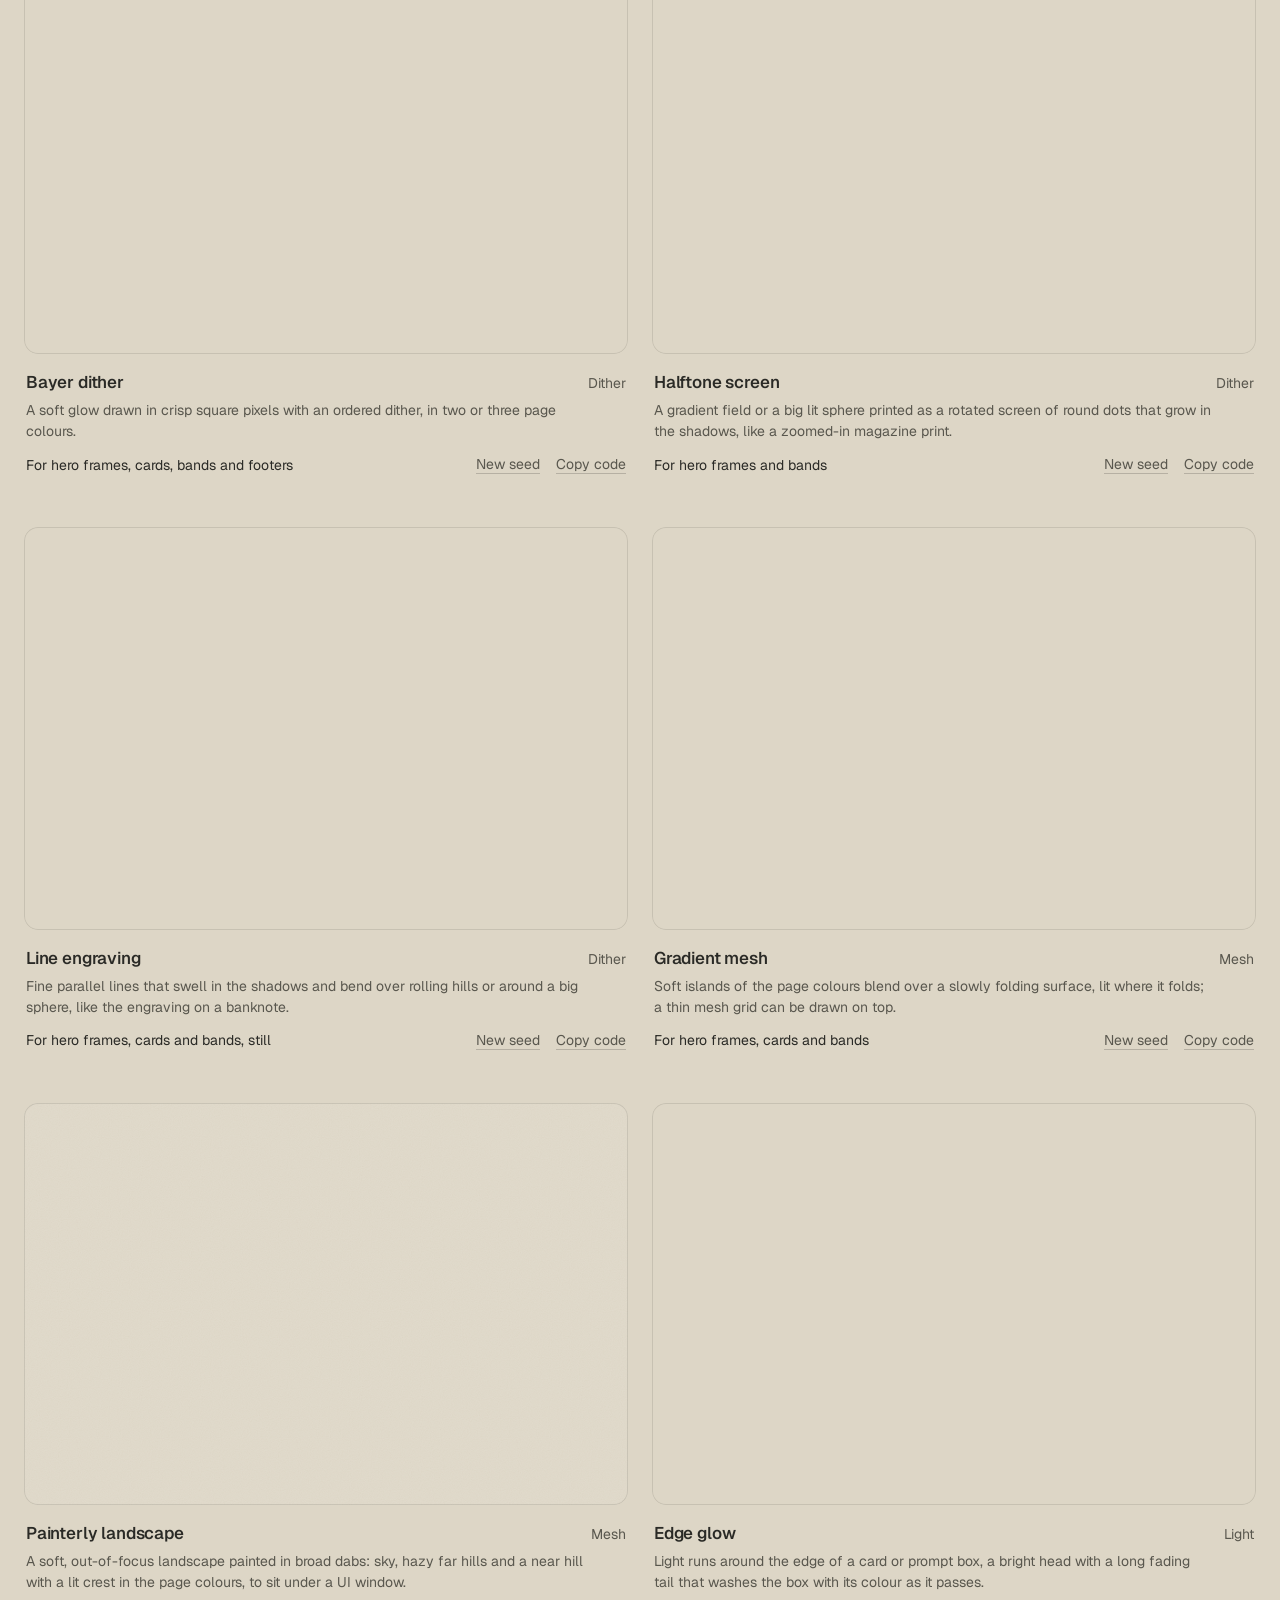
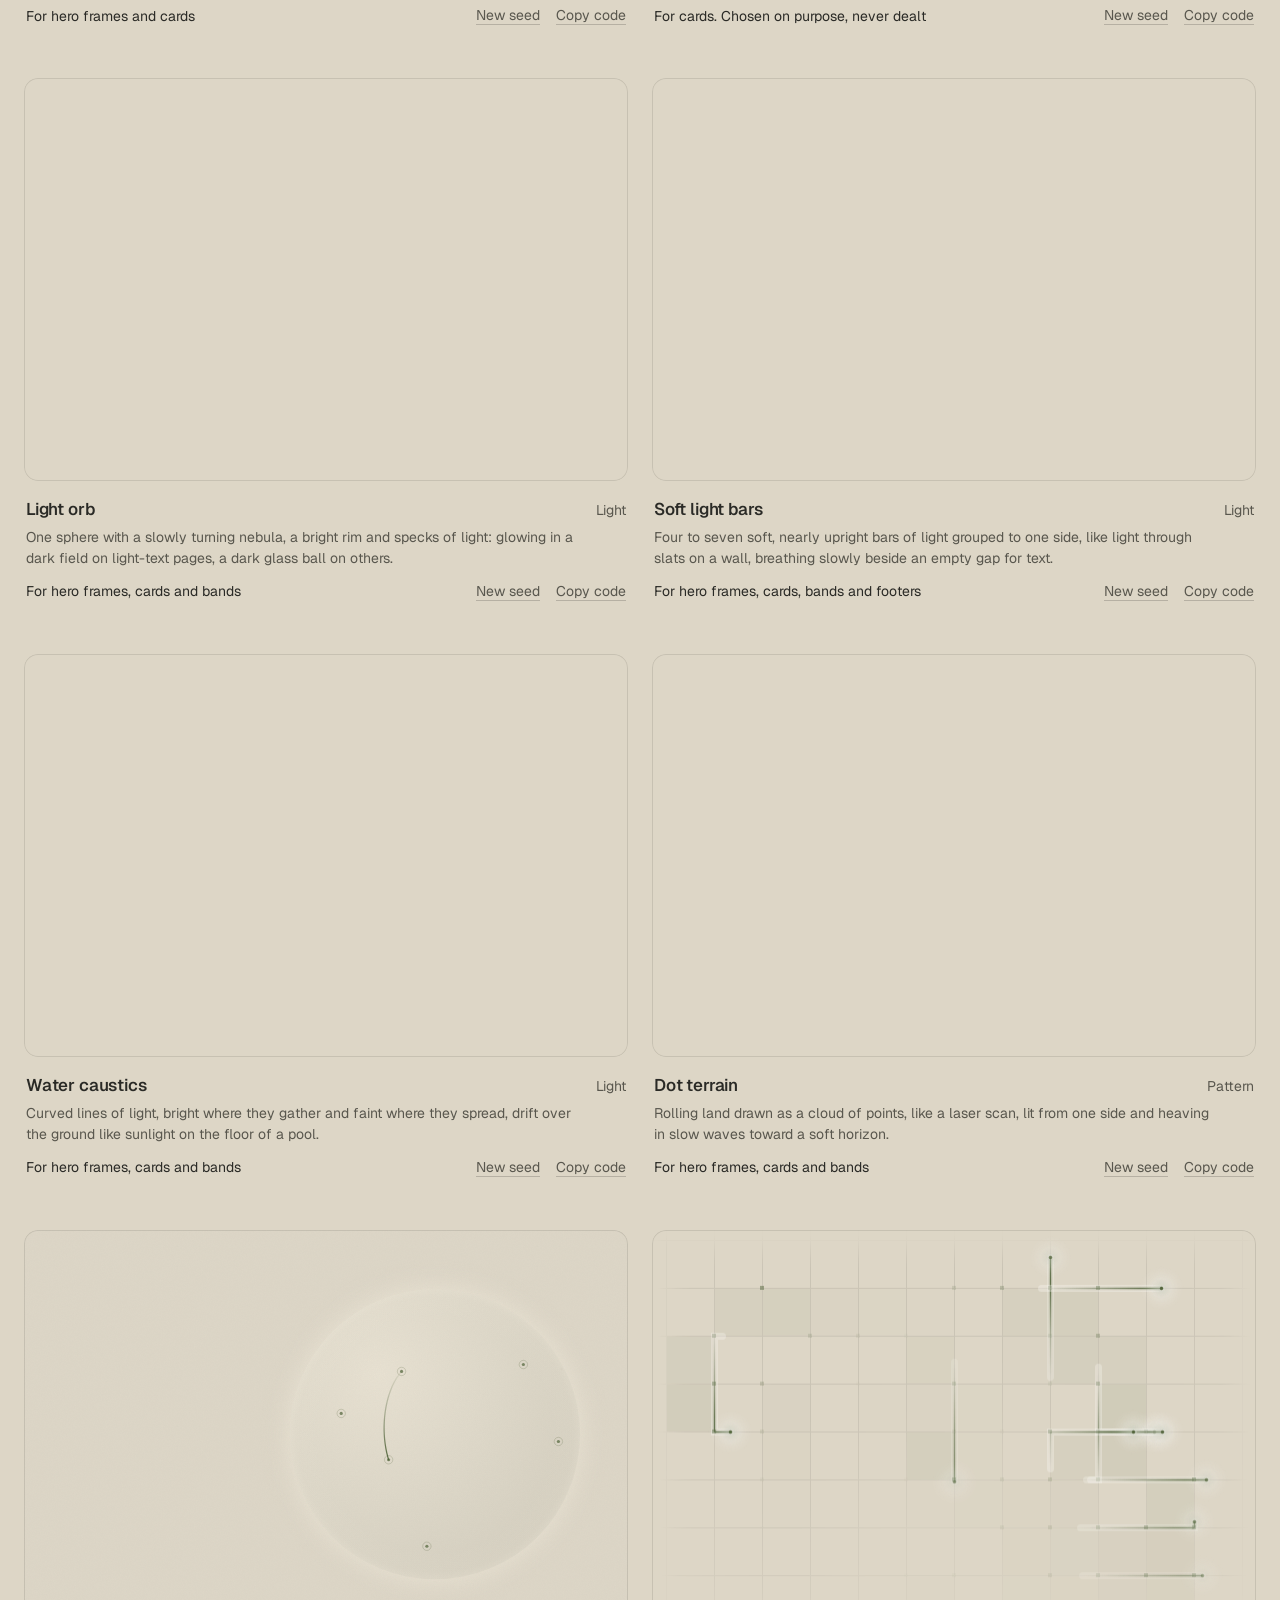
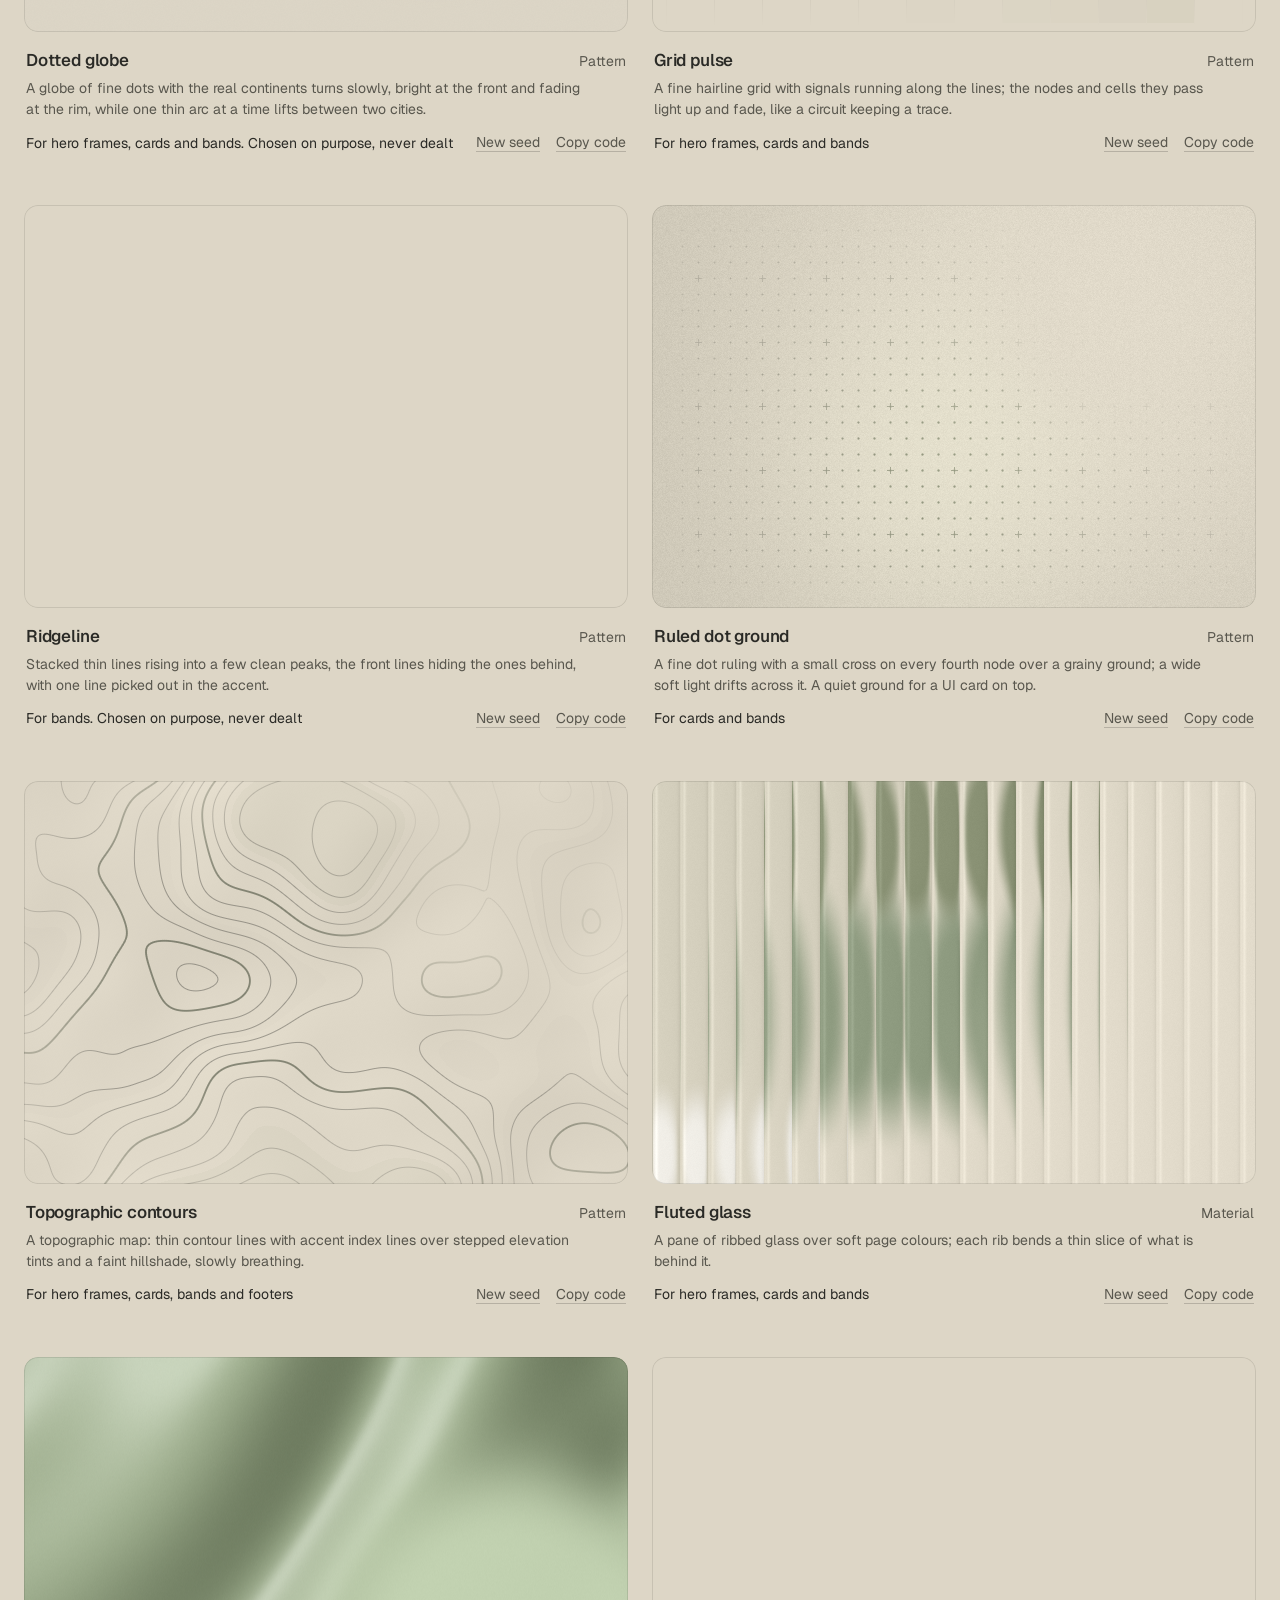
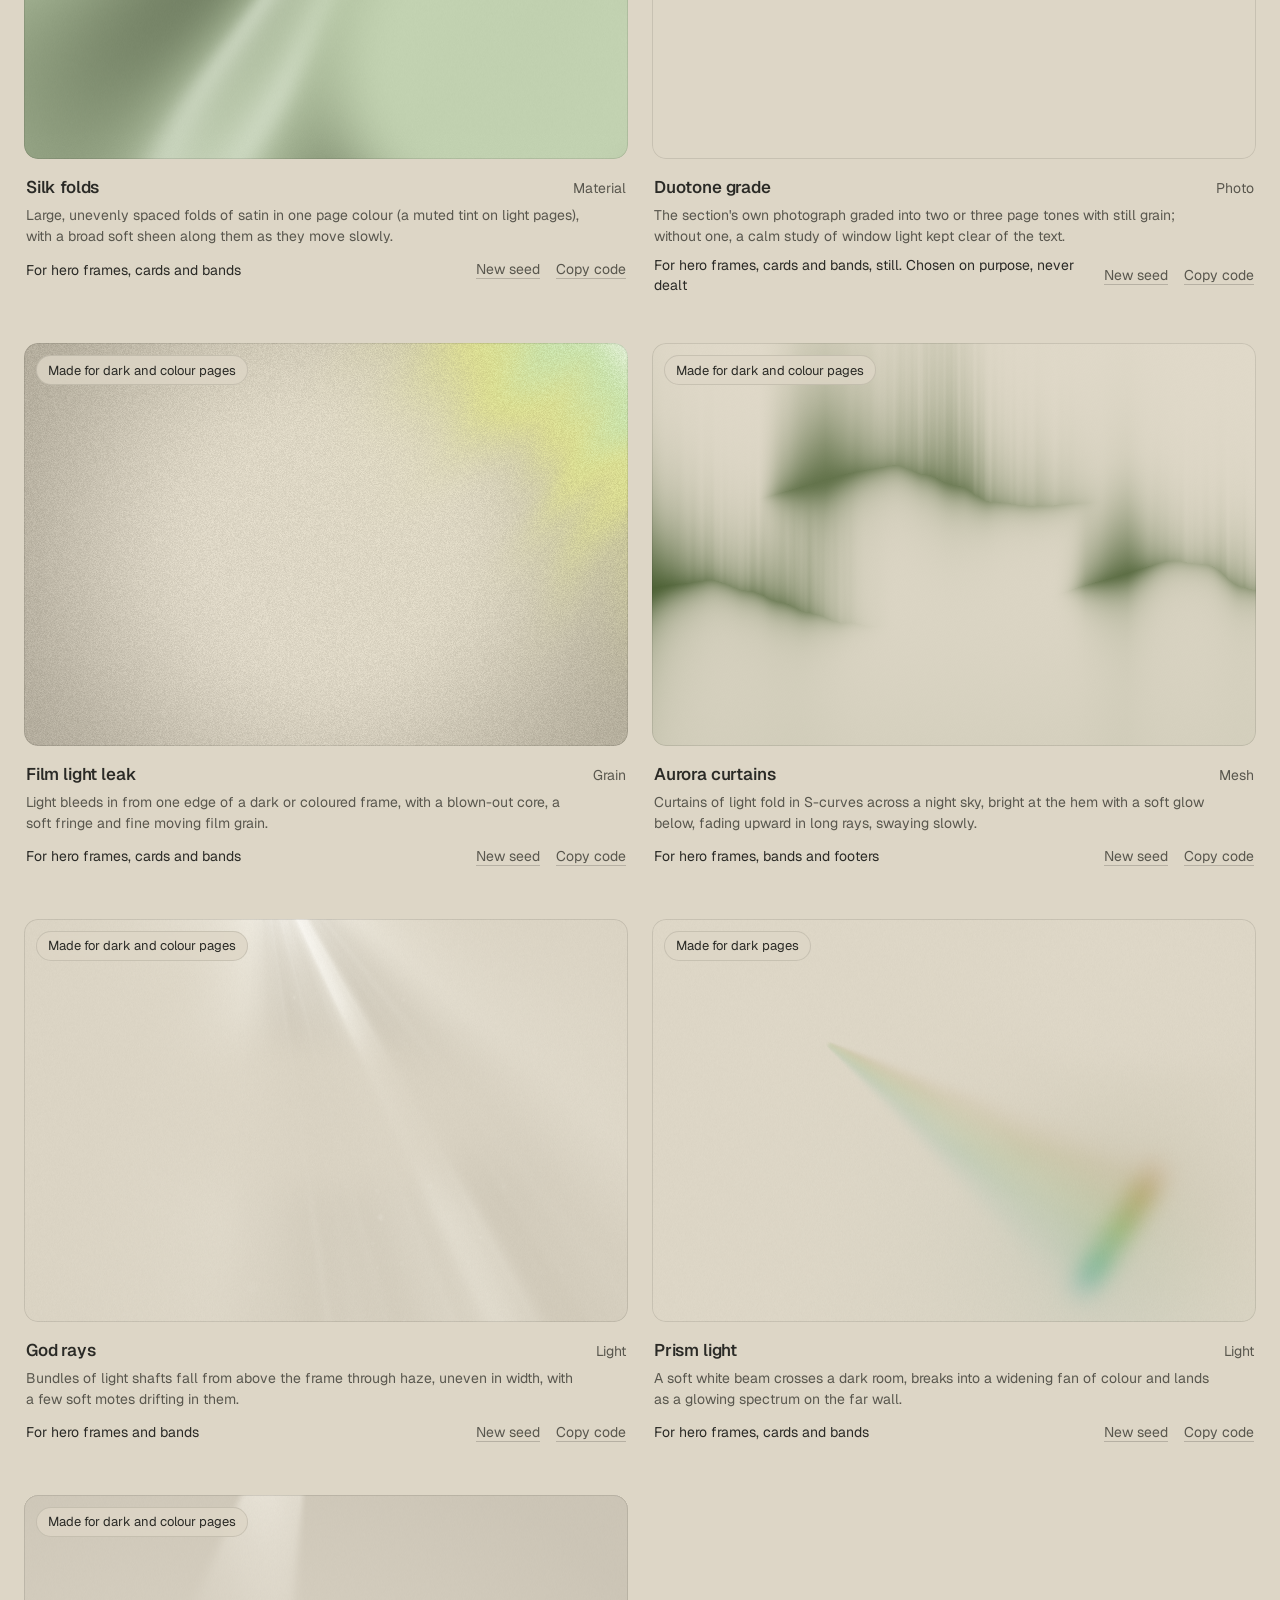
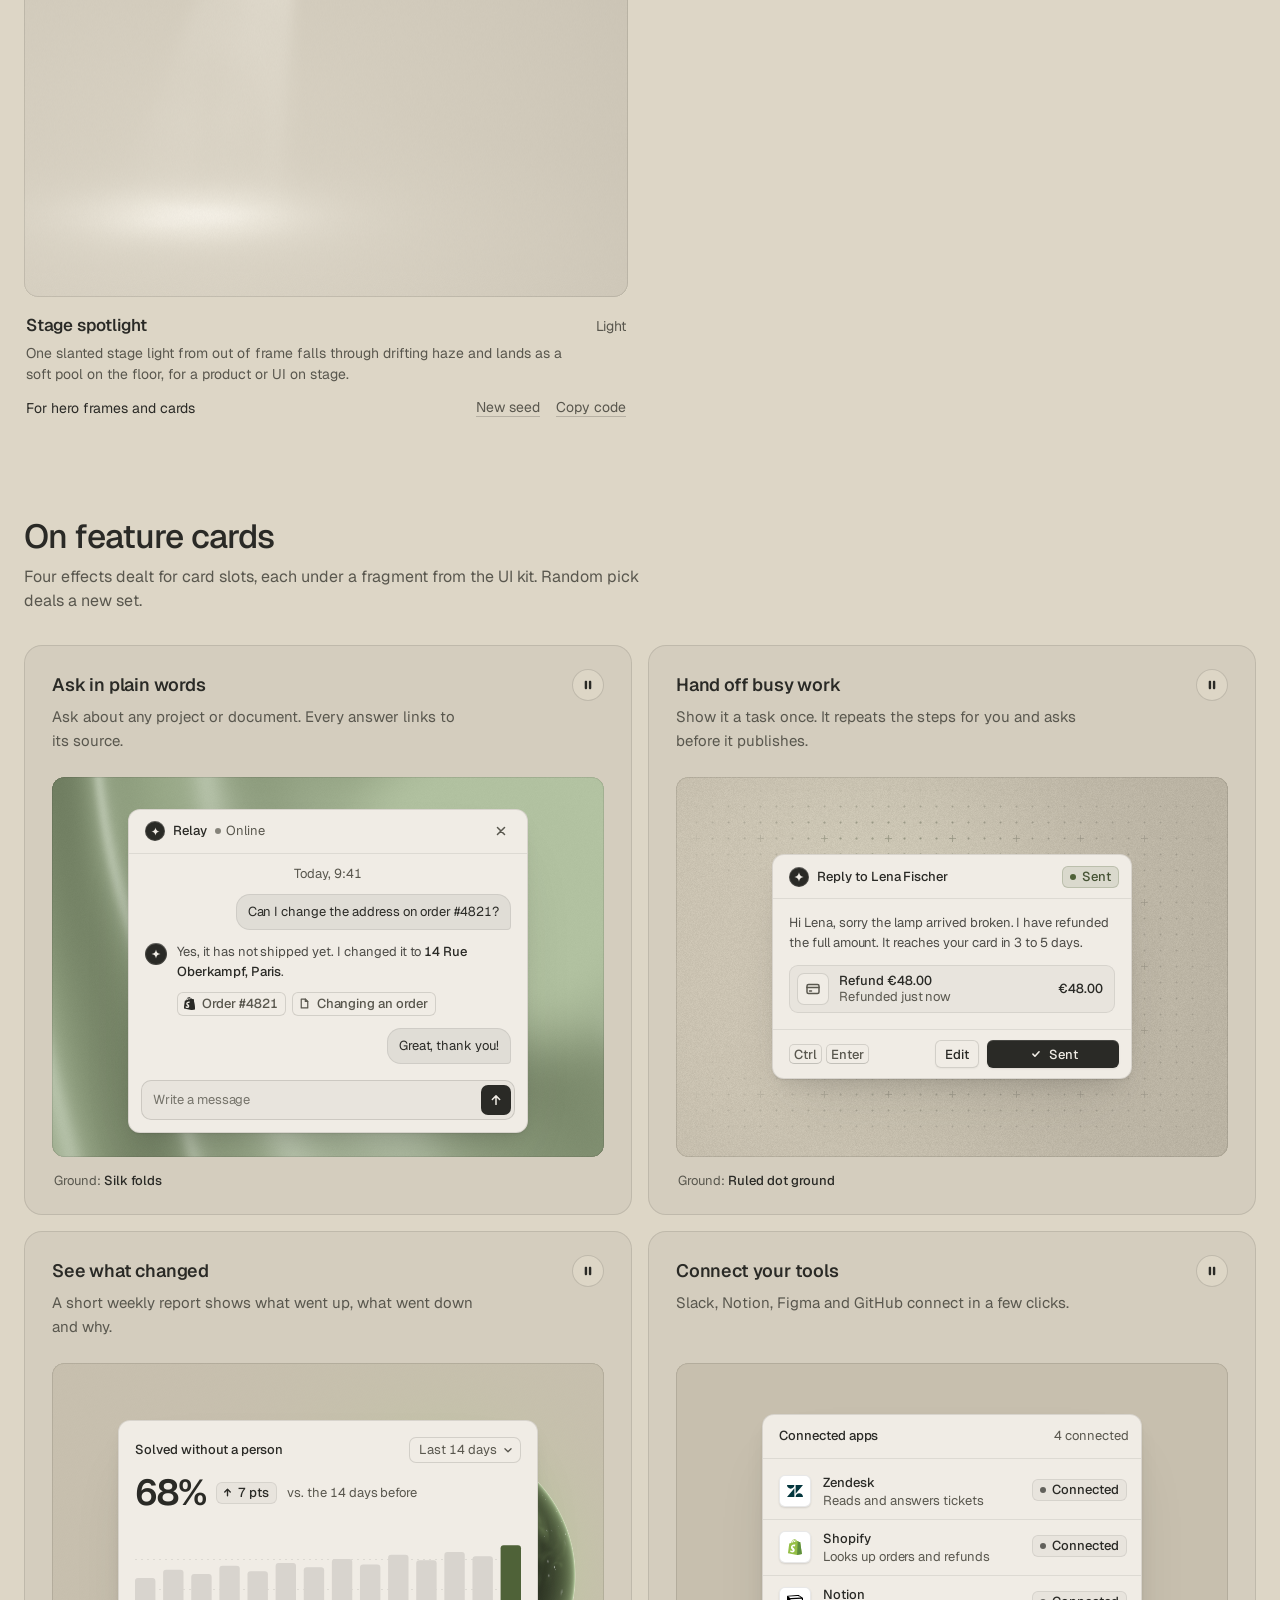
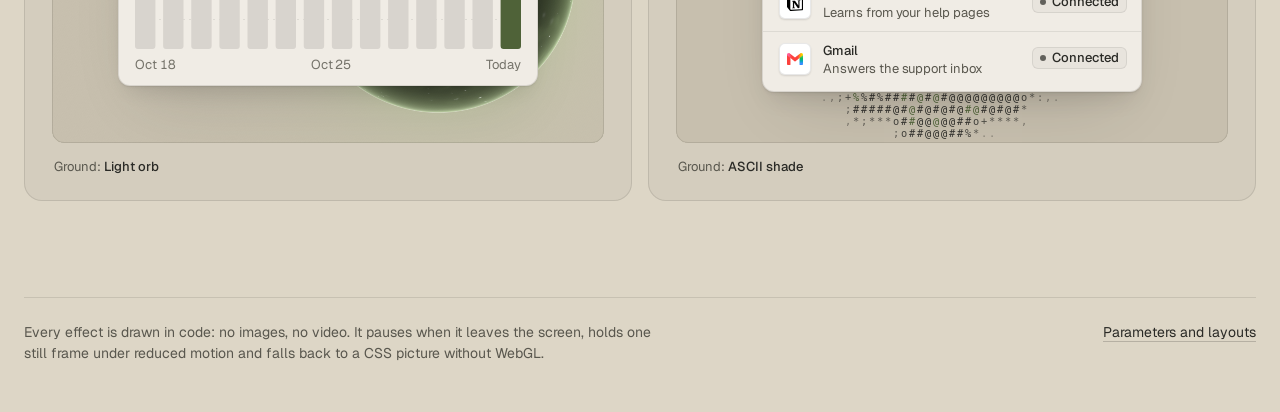
<file: site/assets/effects/gallery.html>
<!doctype html>
<html lang="en">
<head>
<script>window.__tpGlMax = 16;   /* a gallery shows many live effects at once; a page of a site keeps the default 4 (fx.js) */</script>
<meta charset="utf-8">
<meta name="viewport" content="width=device-width, initial-scale=1">
<title>Effects library</title>
<meta name="description" content="Effects drawn in code for hero frames, feature cards and bands, in the page palette.">
<link rel="icon" href="data:,">
<link rel="preconnect" href="https://fonts.googleapis.com">
<link rel="preconnect" href="https://fonts.gstatic.com" crossorigin>
<link href="https://fonts.googleapis.com/css2?family=Geist:wght@100..900&family=Geist+Mono:wght@100..900&display=swap" rel="stylesheet">
<style>
  /* the page palette; the script sets these from the palette switcher */
  :root {
    --bg: #ddd6c6; --surface: #d2cab8; --ink: #2a2a26; --muted: #59574e; --accent: #4f6238; --accent-ink: #ffffff;
    --card: #d2cab8; --panel: #cbc3b1; --win: #eeebe3; --win-surface: #e4e0d6;
    color-scheme: light;
  }
  @media (prefers-color-scheme: dark) {
    :root:not([data-theme="light"]) {
      --bg: #0a0d14; --surface: #131824; --ink: #e9edf3; --muted: #8891a1; --accent: #5ab9fc; --accent-ink: #0a0d14;
      --card: #131824; --panel: #0a0d14; --win: #1d2230; --win-surface: #262c3b;
      color-scheme: dark;
    }
  }
  :root[data-theme="dark"] {
    --bg: #0a0d14; --surface: #131824; --ink: #e9edf3; --muted: #8891a1; --accent: #5ab9fc; --accent-ink: #0a0d14;
    --card: #131824; --panel: #0a0d14; --win: #1d2230; --win-surface: #262c3b;
    color-scheme: dark;
  }
  :root {
    --line: color-mix(in oklab, var(--ink) 12%, transparent);
    --line-2: color-mix(in oklab, var(--ink) 22%, transparent);
    --chip: color-mix(in oklab, var(--ink) 6%, var(--bg));
    --font: "Geist", ui-sans-serif, system-ui, -apple-system, "Segoe UI", Roboto, "Helvetica Neue", Arial, sans-serif;
    --mono: "Geist Mono", ui-monospace, "SFMono-Regular", Consolas, monospace;
    --wrap: 1320px;
    --gut: 24px;
  }
  * { box-sizing: border-box; }
  html { -webkit-text-size-adjust: 100%; scroll-behavior: smooth; }
  @media (prefers-reduced-motion: reduce) { html { scroll-behavior: auto; } }
  body {
    margin: 0; background: var(--bg); color: var(--ink);
    font: 15px/1.5 var(--font); -webkit-font-smoothing: antialiased; font-feature-settings: "ss01" 0;
    overflow-x: hidden;
  }
  button, select { font: inherit; color: inherit; }
  :focus-visible { outline: 2px solid var(--accent); outline-offset: 2px; }
  .wrap { max-width: calc(var(--wrap) + 2 * var(--gut)); margin: 0 auto; padding: 0 var(--gut); }

  /* top bar */
  .top { position: sticky; top: 0; z-index: 50; background: color-mix(in oklab, var(--bg) 86%, transparent);
    backdrop-filter: blur(16px) saturate(1.2); -webkit-backdrop-filter: blur(16px) saturate(1.2); border-bottom: 1px solid var(--line); }
  .top-in { display: flex; align-items: center; gap: 12px 8px; padding-top: 12px; padding-bottom: 12px; }
  .top-in .controls { margin-left: auto; }
  .brand { display: flex; align-items: baseline; gap: 12px; min-width: 0; }
  .brand b { font-size: 15px; font-weight: 600; letter-spacing: -0.01em; white-space: nowrap; }
  .brand span { color: var(--muted); font-size: 14px; white-space: nowrap; }
  .controls { display: flex; align-items: center; gap: 8px; flex-wrap: wrap; }
  .seg { display: inline-flex; padding: 3px; border-radius: 10px; background: var(--chip); box-shadow: inset 0 0 0 1px var(--line); }
  .seg button { height: 30px; border: 0; background: transparent; padding: 0 12px; border-radius: 7px; cursor: pointer; color: var(--muted); font-size: 14px; }
  .seg button[aria-pressed="true"] { background: var(--bg); color: var(--ink); box-shadow: 0 0 0 1px var(--line), 0 1px 2px rgb(0 0 0 / 0.08); }
  .btn, .select {
    height: 36px; padding: 0 14px; border-radius: 10px; border: 0; background: var(--bg); color: var(--ink);
    box-shadow: inset 0 0 0 1px var(--line-2); cursor: pointer; display: inline-flex; align-items: center; gap: 8px;
    font-size: 14px; font-weight: 500; white-space: nowrap;
  }
  .btn:hover, .select:hover { box-shadow: inset 0 0 0 1px color-mix(in oklab, var(--ink) 38%, transparent); }
  .btn--primary { background: var(--accent); color: var(--accent-ink); box-shadow: none; }
  .btn--primary:hover { box-shadow: none; background: color-mix(in oklab, var(--accent) 88%, var(--ink)); }
  .btn svg { width: 16px; height: 16px; flex: none; }
  .select { max-width: 220px; padding-right: 10px; }

  /* hero: a dealt hero effect with text in its calm area */
  .hero { position: relative; margin-top: 24px; height: clamp(480px, 68vh, 660px); border-radius: 20px; overflow: hidden;
    display: flex; flex-direction: column; justify-content: flex-end; }
  .hero::after, .stage::after, .panel::after { content: ""; position: absolute; inset: 0; border-radius: inherit; box-shadow: inset 0 0 0 1px var(--line); pointer-events: none; z-index: 2; }
  .hero-copy { position: relative; z-index: 1; padding: 56px; max-width: 760px; }
  .hero h1 { max-width: 9.5em; margin: 0 0 18px; font-size: clamp(38px, 3.4vw + 10px, 62px); line-height: 1.02; letter-spacing: -0.035em; font-weight: 520; text-wrap: balance; }
  .hero p { margin: 0; max-width: 44ch; font-size: 18px; line-height: 28px; color: var(--muted); text-wrap: pretty; }
  .hero-tag { position: absolute; right: 20px; bottom: 20px; z-index: 3; }
  .tag { display: inline-flex; align-items: center; gap: 8px; height: 30px; padding: 0 12px; border-radius: 999px; font-size: 13px;
    background: color-mix(in oklab, var(--bg) 82%, transparent); color: var(--ink); box-shadow: inset 0 0 0 1px var(--line);
    backdrop-filter: blur(10px); -webkit-backdrop-filter: blur(10px); white-space: nowrap; }
  .tag span { color: var(--muted); }

  /* sections */
  section { padding-top: 96px; }
  .sec-head { display: flex; align-items: flex-end; justify-content: space-between; gap: 24px 48px; flex-wrap: wrap; margin-bottom: 32px; }
  .sec-head h2 { margin: 0 0 10px; font-size: clamp(28px, 1.2vw + 18px, 36px); line-height: 1.1; letter-spacing: -0.025em; font-weight: 520; }
  .sec-head p { margin: 0; color: var(--muted); max-width: 56ch; font-size: 16px; line-height: 24px; text-wrap: pretty; }
  .filters { display: flex; flex-wrap: wrap; gap: 6px; }
  .filters button { height: 32px; padding: 0 12px; border-radius: 999px; border: 0; cursor: pointer; font-size: 14px; color: var(--muted);
    background: transparent; box-shadow: inset 0 0 0 1px var(--line); }
  .filters button b { font-weight: 500; }
  .filters button span { margin-left: 6px; font-variant-numeric: tabular-nums; opacity: 0.75; }
  .filters button[aria-pressed="true"] { background: var(--ink); color: var(--bg); box-shadow: none; }

  /* the grid of every effect: one size of tile, labels under the picture */
  .grid { display: grid; grid-template-columns: repeat(2, minmax(0, 1fr)); gap: 48px 24px; }
  .tile { min-width: 0; display: flex; flex-direction: column; }
  .tile[hidden] { display: none; }
  .stage { position: relative; aspect-ratio: 3 / 2; border-radius: 14px; overflow: hidden; background: var(--bg); }
  .badge { position: absolute; top: 12px; left: 12px; z-index: 3; }
  .info { padding: 16px 2px 0; display: grid; gap: 6px; }
  .info-top { display: flex; align-items: baseline; justify-content: space-between; gap: 16px; }
  .info h3 { margin: 0; font-size: 17px; line-height: 24px; font-weight: 560; letter-spacing: -0.01em; }
  .fam { flex: none; font-size: 14px; color: var(--muted); }
  .look { margin: 0; color: var(--muted); font-size: 14px; line-height: 21px; max-width: 62ch; min-height: 42px;
    display: -webkit-box; -webkit-line-clamp: 2; -webkit-box-orient: vertical; overflow: hidden; }
  .info-foot { display: flex; align-items: center; justify-content: space-between; gap: 16px; margin-top: 2px; }
  .for { margin: 0; font-size: 14px; line-height: 20px; }
  .links { flex: none; display: flex; gap: 16px; }
  .links button { border: 0; background: none; padding: 4px 0; cursor: pointer; font-size: 14px; color: var(--muted);
    text-decoration: underline; text-decoration-color: var(--line-2); text-underline-offset: 4px; }
  .links button:hover { color: var(--ink); text-decoration-color: currentColor; }

  /* feature cards: an effect ground in the inset panel and a UI fragment on top */
  .cards { display: grid; grid-template-columns: repeat(2, minmax(0, 1fr)); gap: 16px; }
  .card { background: var(--card); border-radius: 18px; padding: 28px 28px 24px; box-shadow: inset 0 0 0 1px var(--line); display: flex; flex-direction: column; min-width: 0; }
  .card h3 { margin: 0 0 8px; font-size: 18px; line-height: 24px; font-weight: 560; letter-spacing: -0.01em; }
  .card > p:not(.ground) { margin: 0; color: var(--muted); font-size: 15px; line-height: 24px; max-width: 44ch; min-height: 48px; text-wrap: pretty; }
  .panel { position: relative; margin-top: 24px; height: 380px; border-radius: 12px; overflow: hidden; display: grid; place-items: center; padding: 32px; }
  .panel--bleed { place-items: end center; padding-bottom: 0; }
  .panel--bleed > .slot { margin-bottom: -48px; }
  .slot { position: relative; z-index: 1; max-width: 100%;
    --ui-font: var(--font); --ui-mono: var(--mono); --ui-radius: 12px;
    --fx-bg: var(--win); --fx-surface: var(--win-surface); --fx-ink: var(--ink); --fx-muted: var(--muted);
    --fx-accent: var(--accent); --fx-accent-ink: var(--accent-ink); }
  .ground { margin: 14px 2px 0; font-size: 13px; line-height: 20px; color: var(--muted); }
  .ground b { font-weight: 500; color: var(--ink); }

  .foot { padding-top: 96px; padding-bottom: 48px; }
  .foot-in > div { border-top: 1px solid var(--line); padding-top: 24px; display: flex; justify-content: space-between; gap: 16px 48px; flex-wrap: wrap; color: var(--muted); font-size: 14px; }
  .foot-in p { margin: 0; max-width: 72ch; }
  .foot a { color: var(--ink); text-underline-offset: 4px; text-decoration-color: var(--line-2); }
  .empty { padding: 64px 0; color: var(--muted); }

  .toast { position: fixed; left: 50%; bottom: 24px; z-index: 60; transform: translate(-50%, 16px); opacity: 0; pointer-events: none;
    max-width: calc(100vw - 32px); padding: 10px 16px; border-radius: 12px; background: var(--ink); color: var(--bg); font-size: 14px;
    transition: opacity .2s ease, transform .2s ease; }
  .toast.on { opacity: 1; transform: translate(-50%, 0); }

  @media (max-width: 1080px) {
    .hero-copy { padding: 40px; }
  }
  @media (max-width: 860px) {
    .grid, .cards { grid-template-columns: minmax(0, 1fr); }
    .grid { gap: 40px; }
  }
  @media (max-width: 720px) {
    :root { --gut: 16px; }
    .top { position: static; }
    .brand span, .select { display: none; }
    .top-in { display: grid; grid-template-columns: 1fr auto; grid-template-areas: "brand deal" "controls controls"; }
    .brand { grid-area: brand; }
    #deal { grid-area: deal; }
    .top-in .controls { grid-area: controls; margin-left: 0; flex-wrap: nowrap; }
    .seg { flex: 1; }
    .seg button { flex: 1; }
    .hero { margin-top: 16px; height: 560px; border-radius: 16px; }
    .hero-copy { padding: 28px 24px 72px; }
    .hero p { font-size: 16px; line-height: 24px; }
    .hero-tag { left: 24px; right: auto; bottom: 20px; }
    section { padding-top: 72px; }
    .card { padding: 20px; }
    .panel { height: 340px; padding: 20px 16px; }
    .info-foot { flex-wrap: wrap; }
  }
</style>
</head>
<body>
<header class="top">
  <div class="wrap top-in">
    <div class="brand"><b>Effects library</b><span id="count"></span></div>
    <div class="controls">
      <div class="seg" role="group" aria-label="Palette kind">
        <button type="button" data-kind="light">Light</button>
        <button type="button" data-kind="dark">Dark</button>
        <button type="button" data-kind="colour">Colour</button>
      </div>
      <select class="select" id="pal" aria-label="Palette"></select>
      <button type="button" class="btn" id="pause" aria-pressed="false">Pause</button>
    </div>
    <button type="button" class="btn btn--primary" id="deal">
        <svg viewBox="0 0 16 16" aria-hidden="true"><path d="M2.5 4.5h2.2c1.2 0 2 .6 2.7 1.6l1.2 1.8c.7 1 1.5 1.6 2.7 1.6h2.2M11.6 2.5l2 2-2 2M2.5 11.5h2.2c.9 0 1.6-.3 2.2-.9M11.6 9.5l2 2-2 2M9.3 5.4c.6-.6 1.3-.9 2.1-.9" fill="none" stroke="currentColor" stroke-width="1.5" stroke-linecap="round" stroke-linejoin="round"/></svg>
        Random pick
    </button>
  </div>
</header>

<main>
  <div class="wrap">
    <div class="hero" id="hero">
      <div class="hero-copy">
        <h1>Effects for hero frames and feature cards</h1>
        <p id="lede">Grain, dither, mesh, light, liquid, pattern and material grounds, drawn in code. Every colour comes from the page palette, and each page is dealt its own at random.</p>
      </div>
      <div class="hero-tag"><span class="tag" id="hero-tag"><span>Hero</span> <b></b></span></div>
    </div>
  </div>

  <section id="all">
    <div class="wrap">
      <div class="sec-head">
        <div>
          <h2>All effects</h2>
          <p>Each one live, in the palette above. A tile names the effect, its family and the slots it is made for.</p>
        </div>
        <div class="filters" id="filters" role="group" aria-label="Family"></div>
      </div>
      <div class="grid" id="grid"></div>
    </div>
  </section>

  <section id="cards">
    <div class="wrap">
      <div class="sec-head">
        <div>
          <h2>On feature cards</h2>
          <p>Four effects dealt for card slots, each under a fragment from the UI kit. Random pick deals a new set.</p>
        </div>
      </div>
      <div class="cards">
        <article class="card">
          <h3>Ask in plain words</h3>
          <p>Ask about any project or document. Every answer links to its source.</p>
          <div class="panel" data-card="0"><div class="slot" data-ui-load="chat"></div></div>
          <p class="ground">Ground: <b></b></p>
        </article>
        <article class="card">
          <h3>Hand off busy work</h3>
          <p>Show it a task once. It repeats the steps for you and asks before it publishes.</p>
          <div class="panel" data-card="1"><div class="slot" data-ui-load="cursor"></div></div>
          <p class="ground">Ground: <b></b></p>
        </article>
        <article class="card">
          <h3>See what changed</h3>
          <p>A short weekly report shows what went up, what went down and why.</p>
          <div class="panel" data-card="2"><div class="slot" data-ui-load="stat"></div></div>
          <p class="ground">Ground: <b></b></p>
        </article>
        <article class="card">
          <h3>Connect your tools</h3>
          <p>Slack, Notion, Figma and GitHub connect in a few clicks.</p>
          <div class="panel" data-card="3"><div class="slot" data-ui-load="integrations"></div></div>
          <p class="ground">Ground: <b></b></p>
        </article>
      </div>
    </div>
  </section>

  <footer class="foot">
    <div class="wrap foot-in"><div>
      <p>Every effect is drawn in code: no images, no video. It pauses when it leaves the screen, holds one still frame under reduced motion and falls back to a CSS picture without WebGL.</p>
      <p><a id="lab" href="lab.html">Parameters and layouts</a></p>
    </div></div>
  </footer>
</main>
<div class="toast" id="toast" role="status" aria-live="polite"></div>

<script id="paths" type="application/json">{"fx": "./", "ui": "../ui/"}</script>
<script id="palettes" type="application/json">[{"id":"white-link-blue","name":"Sheet and biro","bg":"#ffffff","surface":"#f4f4f4","ink":"#111111","muted":"#6b6b6b","accent":"#1a4be0","accentInk":"#ffffff"},{"id":"cool-white-slate","name":"Frost and slate","bg":"#f7f9fa","surface":"#ecf0f2","ink":"#1f3038","muted":"#5d6b72","accent":"#0d7480","accentInk":"#ffffff"},{"id":"rose-grey-green","name":"Rose grey, green","bg":"#ebe5e3","surface":"#e1dad7","ink":"#2b2622","muted":"#6a615d","accent":"#0f7d45","accentInk":"#ffffff"},{"id":"paper-grey-brass","name":"Newsprint and brass","bg":"#e8e8e3","surface":"#dcdcd6","ink":"#181715","muted":"#63625c","accent":"#bfb21a","accentInk":"#181715"},{"id":"stone-blueprint","name":"Stone and blueprint","bg":"#dfdedb","surface":"#d3d2ce","ink":"#26251e","muted":"#5f5d55","accent":"#2456d6","accentInk":"#ffffff"},{"id":"white-navy-tab","name":"Navy on white","bg":"#ffffff","surface":"#f4f4f2","ink":"#1f2b4d","muted":"#6a7186","accent":"#f7941d","accentInk":"#1f2b4d"},{"id":"three-stones","name":"Three stones","bg":"#eeecea","surface":"#e4e1dd","ink":"#333231","muted":"#6b6763","accent":"#5c6b54","accentInk":"#ffffff"},{"id":"putty-black-teal","name":"Putty and black","bg":"#dedad3","surface":"#d3cec6","ink":"#0a0a0a","muted":"#5c5852","accent":"#256f82","accentInk":"#ffffff"},{"id":"moss-sand","name":"Sand and moss","bg":"#ddd6c6","surface":"#d2cab8","ink":"#2a2a26","muted":"#59574e","accent":"#4f6238","accentInk":"#ffffff"},{"id":"green-mat-chocolate","name":"Bone, green, chocolate","bg":"#e5e1d8","surface":"#dad5ca","ink":"#2a1d17","muted":"#6b5b51","accent":"#456f3a","accentInk":"#ffffff"},{"id":"lunar-grey-bronze","name":"Lunar and bronze","bg":"#111111","surface":"#1c1c1c","ink":"#f2f2f2","muted":"#8f8f8f","accent":"#a08672","accentInk":"#111111"},{"id":"blue-black-cornflower","name":"Night and sky blue","bg":"#0a0d14","surface":"#131824","ink":"#e9edf3","muted":"#8891a1","accent":"#5ab9fc","accentInk":"#0a0d14"},{"id":"green-black-bone","name":"Green-black and bone","bg":"#161c1a","surface":"#1f2725","ink":"#e3e2da","muted":"#8e948d","accent":"#9fc7b8","accentInk":"#161c1a"},{"id":"black-crimson","name":"Black and crimson","bg":"#0a0a0a","surface":"#151515","ink":"#efefef","muted":"#8c8c8c","accent":"#b11226","accentInk":"#ffffff"},{"id":"forest-pale-lime","name":"Forest and lime","bg":"#0f1f10","surface":"#162a17","ink":"#ffffff","muted":"#9aa39a","accent":"#c6f19d","accentInk":"#0f1f10"},{"id":"charcoal-room-sage","name":"Charcoal and sage","bg":"#1c1c1c","surface":"#262626","ink":"#f1f1ef","muted":"#9a9b96","accent":"#8fa68e","accentInk":"#1c1c1c"},{"id":"warm-black-gold","name":"Warm black, gold","bg":"#0c0a08","surface":"#181512","ink":"#ffffff","muted":"#8f8a84","accent":"#c9a45a","accentInk":"#0c0a08"},{"id":"graphite-safety-orange","name":"Graphite and orange","bg":"#18191b","surface":"#222427","ink":"#eff0f1","muted":"#9c9ea3","accent":"#ff4a1f","accentInk":"#18191b"},{"id":"soot-pale-lime","name":"Soot and lime","bg":"#0f0f0f","surface":"#1a1a1a","ink":"#ffffff","muted":"#8f8f8f","accent":"#dafa9c","accentInk":"#0f0f0f"},{"id":"plum-black-pink","name":"Plum-black and pink","bg":"#0d060b","surface":"#1b0e17","ink":"#ffffff","muted":"#9a8f97","accent":"#ff488b","accentInk":"#0d060b"},{"id":"white-signal-red","name":"Signal red, white","bg":"#ffffff","surface":"#f2f2f2","ink":"#0a0a0a","muted":"#6b6b6b","accent":"#d92b21","accentInk":"#ffffff"},{"id":"white-mint-tiles","name":"Greys and mint","bg":"#ffffff","surface":"#f3f3f3","ink":"#232323","muted":"#6e6e6e","accent":"#a1ffcb","accentInk":"#232323"},{"id":"cool-grey-cobalt","name":"Cool grey, cobalt","bg":"#eef0f3","surface":"#e2e5ea","ink":"#0b0c0e","muted":"#5d6470","accent":"#1f2de6","accentInk":"#ffffff"},{"id":"offwhite-bottle-yellow","name":"Bottle ink, yellow","bg":"#f7f7f7","surface":"#ebebeb","ink":"#0d2a1c","muted":"#5f6b64","accent":"#f6e016","accentInk":"#0d2a1c"},{"id":"teal-on-paper","name":"Teal on paper","bg":"#f7f9f8","surface":"#ebf0ee","ink":"#06525c","muted":"#2f737d","accent":"#06525c","accentInk":"#f7f9f8"},{"id":"navy-pink","name":"Navy and pink","bg":"#1a2039","surface":"#212846","ink":"#f9a3c0","muted":"#b9879c","accent":"#f9a3c0","accentInk":"#1a2039"},{"id":"blush-aubergine","name":"Blush and aubergine","bg":"#edccbe","surface":"#e8c2b2","ink":"#351a2b","muted":"#6c4857","accent":"#351a2b","accentInk":"#edccbe"},{"id":"cobalt-on-sand","name":"Cobalt on sand","bg":"#e6dbc7","surface":"#ddd0b9","ink":"#062b8a","muted":"#3a5aa8","accent":"#062b8a","accentInk":"#e6dbc7"},{"id":"oxblood-grey","name":"Oxblood and grey","bg":"#e2e2e2","surface":"#d6d6d6","ink":"#7d0c14","muted":"#7a4a4e","accent":"#7d0c14","accentInk":"#e2e2e2"},{"id":"olive-on-bone","name":"Olive on bone","bg":"#ecebe7","surface":"#e1dfd9","ink":"#38450f","muted":"#5d683a","accent":"#38450f","accentInk":"#ecebe7"},{"id":"burgundy-bubblegum","name":"Burgundy and bubblegum","bg":"#3d0012","surface":"#4d0519","ink":"#ff99d3","muted":"#c77aa0","accent":"#ff99d3","accentInk":"#3d0012"},{"id":"bottle-green-gold","name":"Bottle green, gold","bg":"#133621","surface":"#1a4429","ink":"#f4d96c","muted":"#b3a55e","accent":"#f4d96c","accentInk":"#133621"},{"id":"cobalt-field","name":"Cobalt field","bg":"#0034eb","surface":"#002fd6","ink":"#ffffff","muted":"#dfe4f2","accent":"#e9e34a","accentInk":"#111111"},{"id":"mustard-field","name":"Mustard and black","bg":"#e1ac10","surface":"#cd9d0f","ink":"#0b0b0b","muted":"#4d3d0a","accent":"#24338f","accentInk":"#ffffff"},{"id":"carmine-field","name":"Carmine field","bg":"#9c1220","surface":"#8a101c","ink":"#ffffff","muted":"#f0b9bd","accent":"#ffd9dc","accentInk":"#9c1220"},{"id":"pink-field-lime","name":"Bubblegum and lime","bg":"#ff87ab","surface":"#ff739d","ink":"#0a0a0a","muted":"#6b1f3a","accent":"#def915","accentInk":"#0a0a0a"},{"id":"sky-field-navy","name":"Sky and navy","bg":"#6bb4ee","surface":"#7dbdf0","ink":"#0e1822","muted":"#1b3d5c","accent":"#ff5a1f","accentInk":"#0e1822"},{"id":"orange-field-black","name":"Orange and black","bg":"#ff7a1f","surface":"#ff8633","ink":"#050f16","muted":"#5a2306","accent":"#050f16","accentInk":"#ff7a1f"},{"id":"tobacco-olive","name":"Tobacco and olive","bg":"#472913","surface":"#55321a","ink":"#e4e0cf","muted":"#b39f84","accent":"#525e1b","accentInk":"#e4e0cf"},{"id":"poster-chapters","name":"Poster chapters","bg":"#e6e0d2","surface":"#dcd5c5","ink":"#1a1a1a","muted":"#5f5b52","accent":"#18bc42","accentInk":"#1a1a1a"},{"id":"blue-red-black","name":"Blue, red, black","bg":"#ffffff","surface":"#f3f3f3","ink":"#0a0a0a","muted":"#6b6b6b","accent":"#1f30e0","accentInk":"#ffffff"},{"id":"charcoal-primaries","name":"Charcoal and primaries","bg":"#191919","surface":"#242424","ink":"#ffffff","muted":"#9a9a9a","accent":"#0c7866","accentInk":"#ffffff"},{"id":"ultramarine-yellow","name":"Ultramarine and yellow","bg":"#1423b8","surface":"#1220a6","ink":"#ffffff","muted":"#e4e2d6","accent":"#1fc27a","accentInk":"#0a0a0a"},{"id":"candy-chapters","name":"Candy chapters","bg":"#ffd249","surface":"#f5c63c","ink":"#0a0a0a","muted":"#5e4a0a","accent":"#f53fd6","accentInk":"#0a0a0a"},{"id":"orange-sky-lime","name":"Orange, sky, lime","bg":"#ff8126","surface":"#ff8d3a","ink":"#111111","muted":"#5c2a05","accent":"#de194b","accentInk":"#ffffff"},{"id":"post-red-mustard","name":"Post red, mustard","bg":"#e2dccf","surface":"#d7d0c1","ink":"#2a1110","muted":"#6b524c","accent":"#4a6f84","accentInk":"#ffffff"},{"id":"mint-orange-grey","name":"Grey, mint, orange","bg":"#ffffff","surface":"#f5f5f5","ink":"#000000","muted":"#666666","accent":"#a7ff9c","accentInk":"#000000"},{"id":"report-blocks","name":"Report blocks","bg":"#ffffff","surface":"#f6f6f6","ink":"#000000","muted":"#5f5f5f","accent":"#fe7141","accentInk":"#000000"},{"id":"card-pastels","name":"Card pastels","bg":"#f7f7f5","surface":"#ebebe8","ink":"#000000","muted":"#666662","accent":"#d0106f","accentInk":"#ffffff"},{"id":"mint-pink-accounts","name":"Mint and pink","bg":"#f8f8f8","surface":"#eeeeee","ink":"#0a0a0a","muted":"#6a6a6a","accent":"#1f6b3a","accentInk":"#ffffff"},{"id":"swap-pastels","name":"Swapping pastels","bg":"#c3d7e5","surface":"#d0e0eb","ink":"#141414","muted":"#4a5068","accent":"#0f5257","accentInk":"#ffffff"},{"id":"blush-sage-slate","name":"Blush, sage, slate","bg":"#a6b3bc","surface":"#b2bdc5","ink":"#1c1c1c","muted":"#38424a","accent":"#2c3620","accentInk":"#e3e2da"},{"id":"candy-on-black","name":"Candy on black","bg":"#000000","surface":"#0d0d0d","ink":"#ffffff","muted":"#999999","accent":"#93f1f7","accentInk":"#000000"},{"id":"sky-sand","name":"Sky and sand","bg":"#cbe4f2","surface":"#bcdcee","ink":"#0a0a0a","muted":"#44606e","accent":"#b0298f","accentInk":"#ffffff"},{"id":"studio-grey","name":"Studio grey","bg":"#a8a8aa","surface":"#b4b4b6","ink":"#0e0e0e","muted":"#3a3a3c","accent":"#1f5c49","accentInk":"#ffffff"},{"id":"walnut-tan","name":"Walnut and tan","bg":"#2b2216","surface":"#382d1e","ink":"#e4e2da","muted":"#a39a8b","accent":"#bda38b","accentInk":"#2b2216"}]</script>
<script id="presets" type="application/json">{"light":"moss-sand","dark":"blue-black-cornflower","colour":"cobalt-field"}</script>
<script type="module">
  const $ = s => document.querySelector(s);
  const PATHS = JSON.parse($('#paths').textContent);
  const PALETTES = JSON.parse($('#palettes').textContent);
  const PRESETS = JSON.parse($('#presets').textContent);
  const byId = Object.fromEntries(PALETTES.map(p => [p.id, p]));
  const q = new URLSearchParams(location.search);

  const [{ default: fx }, { pick }] = await Promise.all([import(PATHS.fx + 'fx.js'), import(PATHS.fx + 'pick.js')]);
  const ui = await import(PATHS.ui + 'ui.js').then(m => m.default).catch(() => null);

  $('#lab').href = PATHS.fx + 'lab.html';
  if (q.has('fallback')) fx.config.forceFallback = true;
  if (q.has('webgl1')) fx.config.forceWebGL1 = true;
  if (q.has('time')) fx.setClock(+q.get('time'));

  const FAMILIES = { grain: 'Grain', dither: 'Dither', mesh: 'Mesh', light: 'Light', liquid: 'Liquid', pattern: 'Pattern', material: 'Material', photo: 'Photo' };
  const ORDER = Object.keys(FAMILIES);
  const SLOT_WORDS = { hero: 'hero frames', card: 'cards', band: 'bands', footer: 'footers' };
  const SLOT_ORDER = ['hero', 'card', 'band', 'footer'];
  const KIND_WORDS = { light: 'light', dark: 'dark', colour: 'colour' };
  // seeds that show each effect well in the grid; New seed on a tile deals another
  const SEEDS = {};
  const famName = f => FAMILIES[f] || f[0].toUpperCase() + f.slice(1);
  const andList = a => (a.length < 2 ? a.join('') : `${a.slice(0, -1).join(', ')} and ${a[a.length - 1]}`);

  const tiles = [];
  const cards = [...document.querySelectorAll('[data-card]')].map(el => ({ el, label: el.parentElement.querySelector('.ground b'), ctrl: null, id: null }));
  const hero = { el: $('#hero'), label: $('#hero-tag b'), ctrl: null, id: null };
  let index = null, palette = null, kind = 'light', paused = false, family = q.get('family') || '';

  /* ---------------------------------------------------------------- palette */
  function initialPalette() {
    const key = q.get('palette');
    if (key) return byId[PRESETS[key] || key] || byId[PRESETS.light];
    const dark = window.matchMedia && matchMedia('(prefers-color-scheme: dark)').matches;
    return byId[PRESETS[dark ? 'dark' : 'light']] || PALETTES[0];
  }
  // the card, its inset panel and the UI window on it, all from the page palette
  function derived(p, k) {
    const c = fx.color;
    if (k === 'light') return { card: c.mix(p.bg, p.ink, 0.045), panel: c.mix(p.surface, p.ink, 0.06), win: c.mix(p.bg, '#ffffff', 0.55), winSurface: c.mix(p.bg, '#ffffff', 0.25) };
    if (k === 'dark') return { card: c.mix(p.bg, p.ink, 0.05), panel: p.bg, win: c.mix(p.surface, p.ink, 0.07), winSurface: c.mix(p.surface, p.ink, 0.12) };
    return { card: c.mix(p.bg, p.ink, 0.07), panel: p.bg, win: c.mix(p.surface, p.ink, 0.12), winSurface: c.mix(p.surface, p.ink, 0.18) };
  }
  const cardPalette = () => { const d = derived(palette, kind); return fx.normalizePalette({ ...palette, bg: d.panel, surface: d.card }); };

  function applyVars() {
    const r = document.documentElement;
    const d = derived(palette, kind);
    const vars = { bg: palette.bg, surface: palette.surface, ink: palette.ink, muted: palette.muted, accent: palette.accent, 'accent-ink': palette.accentInk,
      card: d.card, panel: d.panel, win: d.win, 'win-surface': d.winSurface };
    for (const [k, v] of Object.entries(vars)) r.style.setProperty('--' + k, v);
    r.dataset.theme = kind === 'light' ? 'light' : 'dark';
    r.style.colorScheme = kind === 'light' ? 'light' : 'dark';
    for (const b of document.querySelectorAll('.seg button')) b.setAttribute('aria-pressed', String(b.dataset.kind === kind));
    $('#pal').value = palette.id;
  }

  // a controller may come back as a promise when the effect remounts to change colour
  function hold(holder, result) {
    if (result && typeof result.then === 'function') result.then(c => { holder.ctrl = c; if (paused) c.pause(); });
  }

  function setPalette(p) {
    const before = kind;
    palette = p;
    kind = fx.paletteKind(p);
    applyVars();
    if (kind !== before) order();
    const pal = fx.normalizePalette(p);
    for (const t of tiles) {
      fitBadge(t);
      if (t.ctrl) hold(t, t.ctrl.setPalette(pal));
    }
    if (kind !== before) deal();
    else {
      if (hero.ctrl) hold(hero, hero.ctrl.setPalette(pal));
      for (const c of cards) if (c.ctrl) hold(c, c.ctrl.setPalette(cardPalette()));
    }
    syncUrl();
  }

  /* ---------------------------------------------------------------- tiles */
  function fitBadge(t) {
    const fits = t.meta.palettes.includes(kind);
    t.badge.hidden = fits;
    if (!fits) t.badge.querySelector('.tag').textContent = `Made for ${andList(t.meta.palettes.map(k => KIND_WORDS[k]))} pages`;
  }
  function snippet(t) {
    return `<div data-fx="${t.meta.id}" data-fx-seed="${t.seed}"></div>`;
  }
  function buildTile(meta) {
    const el = document.createElement('article');
    el.className = 'tile';
    el.dataset.id = meta.id;
    el.dataset.family = meta.family;
    el.innerHTML = `
      <div class="stage"><div class="badge" hidden><span class="tag"></span></div></div>
      <div class="info">
        <div class="info-top"><h3></h3><span class="fam"></span></div>
        <p class="look"></p>
        <div class="info-foot"><p class="for"></p><div class="links"><button type="button" data-act="seed">New seed</button><button type="button" data-act="copy">Copy code</button></div></div>
      </div>`;
    el.querySelector('h3').textContent = meta.name;
    el.querySelector('.fam').textContent = famName(meta.family);
    el.querySelector('.look').textContent = meta.look;
    const slots = SLOT_ORDER.filter(s => meta.bestOn.includes(s)).map(s => SLOT_WORDS[s]);
    // an effect with "random": false is a literal subject: the random pick never deals it
    el.querySelector('.for').textContent = `For ${andList(slots)}${meta.motion === 'still' ? ', still' : ''}${meta.random === false ? '. Chosen on purpose, never dealt' : ''}`;
    const t = { meta, el, stage: el.querySelector('.stage'), badge: el.querySelector('.badge'), seed: SEEDS[meta.id] ?? 100 + fx.hashSeed(meta.id) % 900, ctrl: null };
    el.querySelector('[data-act="seed"]').addEventListener('click', () => { t.seed = Math.floor(Math.random() * 10000); mountTile(t); });
    el.querySelector('[data-act="copy"]').addEventListener('click', async () => {
      const code = snippet(t);
      try { await navigator.clipboard.writeText(code); toast('Copied ' + code); }
      catch (_) { toast(code, 4000); }
    });
    return t;
  }
  async function mountTile(t) {
    try {
      t.ctrl = await fx.mount(t.stage, t.meta.id, { palette: fx.normalizePalette(palette), seed: t.seed });
      if (paused) t.ctrl.pause();
    } catch (err) { console.warn(`${t.meta.id}:`, err); }
  }

  function buildFilters() {
    const box = $('#filters');
    const counts = {};
    for (const e of index.effects) counts[e.family] = (counts[e.family] || 0) + 1;
    const fams = [...ORDER.filter(f => counts[f]), ...Object.keys(counts).filter(f => !ORDER.includes(f))];
    const make = (key, label, n) => {
      const b = document.createElement('button');
      b.type = 'button';
      b.dataset.family = key;
      b.innerHTML = '<b></b><span></span>';
      b.querySelector('b').textContent = label;
      b.querySelector('span').textContent = n;
      b.addEventListener('click', () => { family = key; filter(); syncUrl(); });
      box.append(b);
    };
    make('', 'All', index.effects.length);
    for (const f of fams) make(f, famName(f), counts[f]);
  }
  // effects made for this palette kind first, in family order; the others after them
  function order() {
    const grid = $('#grid');
    const fits = t => t.meta.palettes.includes(kind);
    for (const t of [...tiles.filter(fits), ...tiles.filter(t => !fits(t))]) grid.append(t.el);
  }
  function filter() {
    if (family && !tiles.some(t => t.meta.family === family)) family = '';
    for (const t of tiles) t.el.hidden = !!family && t.meta.family !== family;
    for (const b of document.querySelectorAll('#filters button')) b.setAttribute('aria-pressed', String(b.dataset.family === family));
  }

  /* ---------------------------------------------------------------- random pick */
  const HISTORY_KEY = 'fx-gallery-history';
  function readHistory() {
    try { const h = JSON.parse(localStorage.getItem(HISTORY_KEY) || '[]'); return Array.isArray(h) ? h : []; } catch (_) { return []; }
  }
  function writeHistory(h) {
    try { localStorage.setItem(HISTORY_KEY, JSON.stringify(h.slice(-100))); } catch (_) { /* no storage: picks are still spread within a deal */ }
  }
  let dealSeed = q.get('deal') || null;
  async function deal(seed) {
    const history = readHistory();
    let dealt;
    try {
      // a seed from the address deals the same set every time, so it ignores this browser's history
      dealt = pick(index.effects, { palette: kind, slots: ['hero', 'card', 'card', 'card', 'card'], history: seed == null ? history : [], seed: seed ?? undefined });
    } catch (err) { toast(err.message); return; }
    if (seed == null) writeHistory([...history, ...dealt.picks.map(p => p.id)]);
    dealSeed = dealt.seed;
    const n = fx.hashSeed(dealt.seed);
    const [h, ...rest] = dealt.picks;
    const jobs = [];
    hero.id = h.id;
    hero.label.textContent = nameOf(h.id);
    // the effect keeps the area under the hero's text calm
    const fr = hero.el.getBoundingClientRect(), tr = hero.el.querySelector('.hero-copy h1').getBoundingClientRect();
    const tp = hero.el.querySelector('.hero-copy p').getBoundingClientRect();
    const calm = fr.width ? { calmX: Math.min(0.8, Math.max(0.15, (tr.left + Math.min(tr.width, tp.width) * 0.42 - fr.left) / fr.width)), calmY: Math.min(0.85, Math.max(0.3, ((tr.top + tp.bottom) / 2 - fr.top) / fr.height)) } : { calmX: 0.24, calmY: 0.7 };
    jobs.push(fx.mount(hero.el, h.id, { palette: fx.normalizePalette(palette), seed: n, params: calm }).then(c => { hero.ctrl = c; if (paused) c.pause(); }));
    rest.forEach((p, i) => {
      const c = cards[i];
      c.id = p.id;
      c.label.textContent = nameOf(p.id);
      jobs.push(fx.mount(c.el, p.id, { palette: cardPalette(), seed: n + 17 * (i + 1) }).then(ctrl => { c.ctrl = ctrl; if (paused) ctrl.pause(); }));
    });
    await Promise.all(jobs.map(j => j.catch(err => console.warn(err))));
    syncUrl();
    return dealt;
  }
  const nameOf = id => (index.effects.find(e => e.id === id) || { name: id }).name;

  /* ---------------------------------------------------------------- controls */
  function toast(msg, ms = 1800) {
    const el = $('#toast');
    el.textContent = msg;
    el.classList.add('on');
    clearTimeout(toast.t);
    toast.t = setTimeout(() => el.classList.remove('on'), ms);
  }
  function syncUrl() {
    try {
      const u = new URL(location.href);
      u.searchParams.set('palette', palette.id);
      if (family) u.searchParams.set('family', family); else u.searchParams.delete('family');
      if (dealSeed) u.searchParams.set('deal', dealSeed);
      history.replaceState(null, '', u);
    } catch (_) { /* a sandboxed frame may refuse; the page works without it */ }
  }
  for (const b of document.querySelectorAll('.seg button')) b.addEventListener('click', () => setPalette(byId[PRESETS[b.dataset.kind]]));
  const sel = $('#pal');
  const groups = { light: [], dark: [], colour: [] };
  for (const p of PALETTES) groups[fx.paletteKind(p)].push(p);
  for (const [k, list] of Object.entries(groups)) {
    const og = document.createElement('optgroup');
    og.label = k[0].toUpperCase() + k.slice(1);
    for (const p of list) og.append(new Option(p.name, p.id));
    sel.append(og);
  }
  sel.addEventListener('change', () => setPalette(byId[sel.value]));
  $('#pause').addEventListener('click', e => {
    paused = !paused;
    e.currentTarget.textContent = paused ? 'Play' : 'Pause';
    e.currentTarget.setAttribute('aria-pressed', String(paused));
    for (const h of [...tiles, hero, ...cards]) if (h.ctrl) paused ? h.ctrl.pause() : h.ctrl.resume();
  });
  $('#deal').addEventListener('click', async () => {
    const d = await deal();
    if (d) toast(`Dealt: ${d.picks.map(p => nameOf(p.id)).join(', ')}`, 2600);
  });

  /* ---------------------------------------------------------------- load */
  palette = initialPalette();
  kind = fx.paletteKind(palette);
  applyVars();
  try {
    index = await fetch(PATHS.fx + 'index.json', { cache: 'no-store' }).then(r => { if (!r.ok) throw new Error(r.status); return r.json(); });
  } catch (err) {
    $('#grid').innerHTML = '<p class="empty">The effects index did not load. Serve this folder over http (node scripts/effects.mjs serve) and run node scripts/effects.mjs index.</p>';
    throw err;
  }
  const famCount = new Set(index.effects.map(e => e.family)).size;
  $('#count').textContent = `${index.effects.length} effects in ${famCount} families`;
  const sorted = [...index.effects].sort((a, b) => (ORDER.indexOf(a.family) + 99 * !ORDER.includes(a.family)) - (ORDER.indexOf(b.family) + 99 * !ORDER.includes(b.family)) || a.name.localeCompare(b.name));
  for (const meta of sorted) { const t = buildTile(meta); tiles.push(t); $('#grid').append(t.el); fitBadge(t); }
  order();
  buildFilters();
  filter();
  if (!ui) document.getElementById('cards').hidden = true;
  await Promise.all([
    ...tiles.map(mountTile),
    deal(dealSeed),
    ui ? ui.loadAll(document).catch(err => console.warn(err)) : null,
  ]);
  document.documentElement.dataset.ready = '1';
</script>
</body>
</html>
</file>
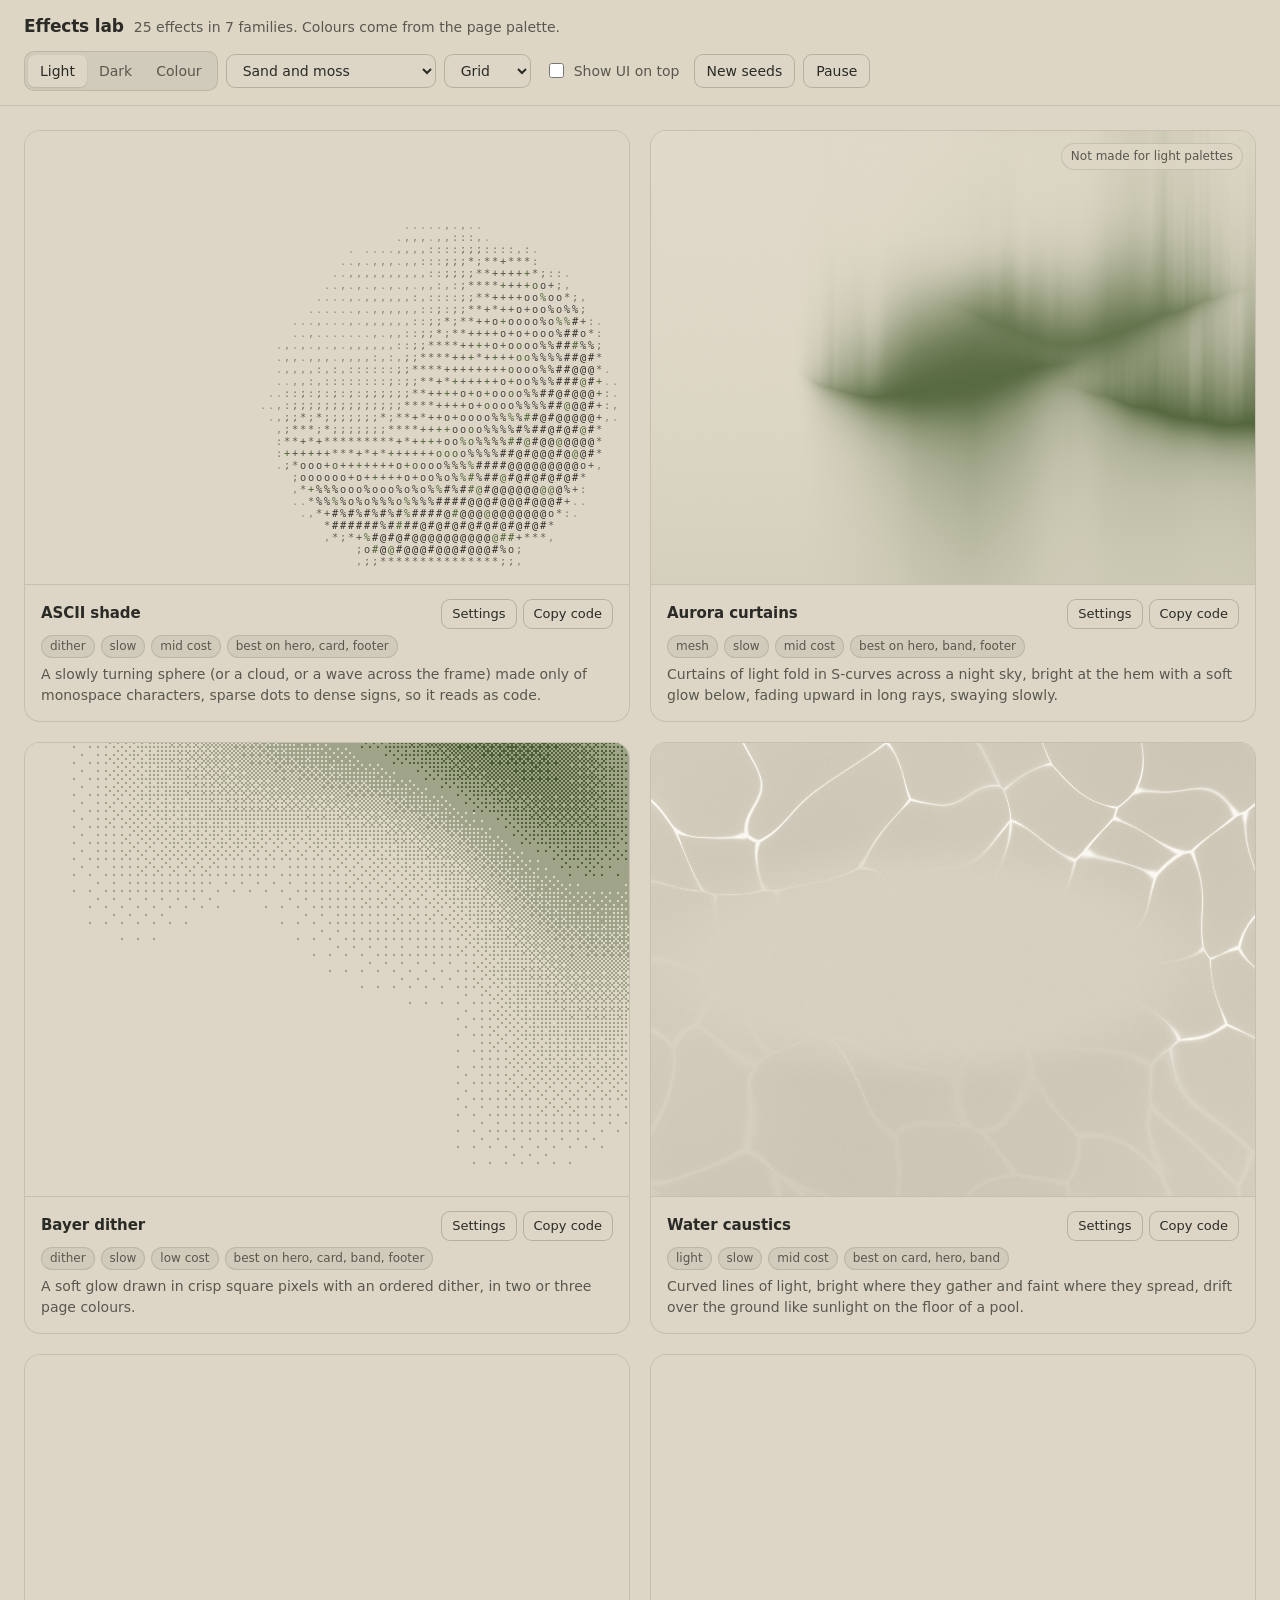
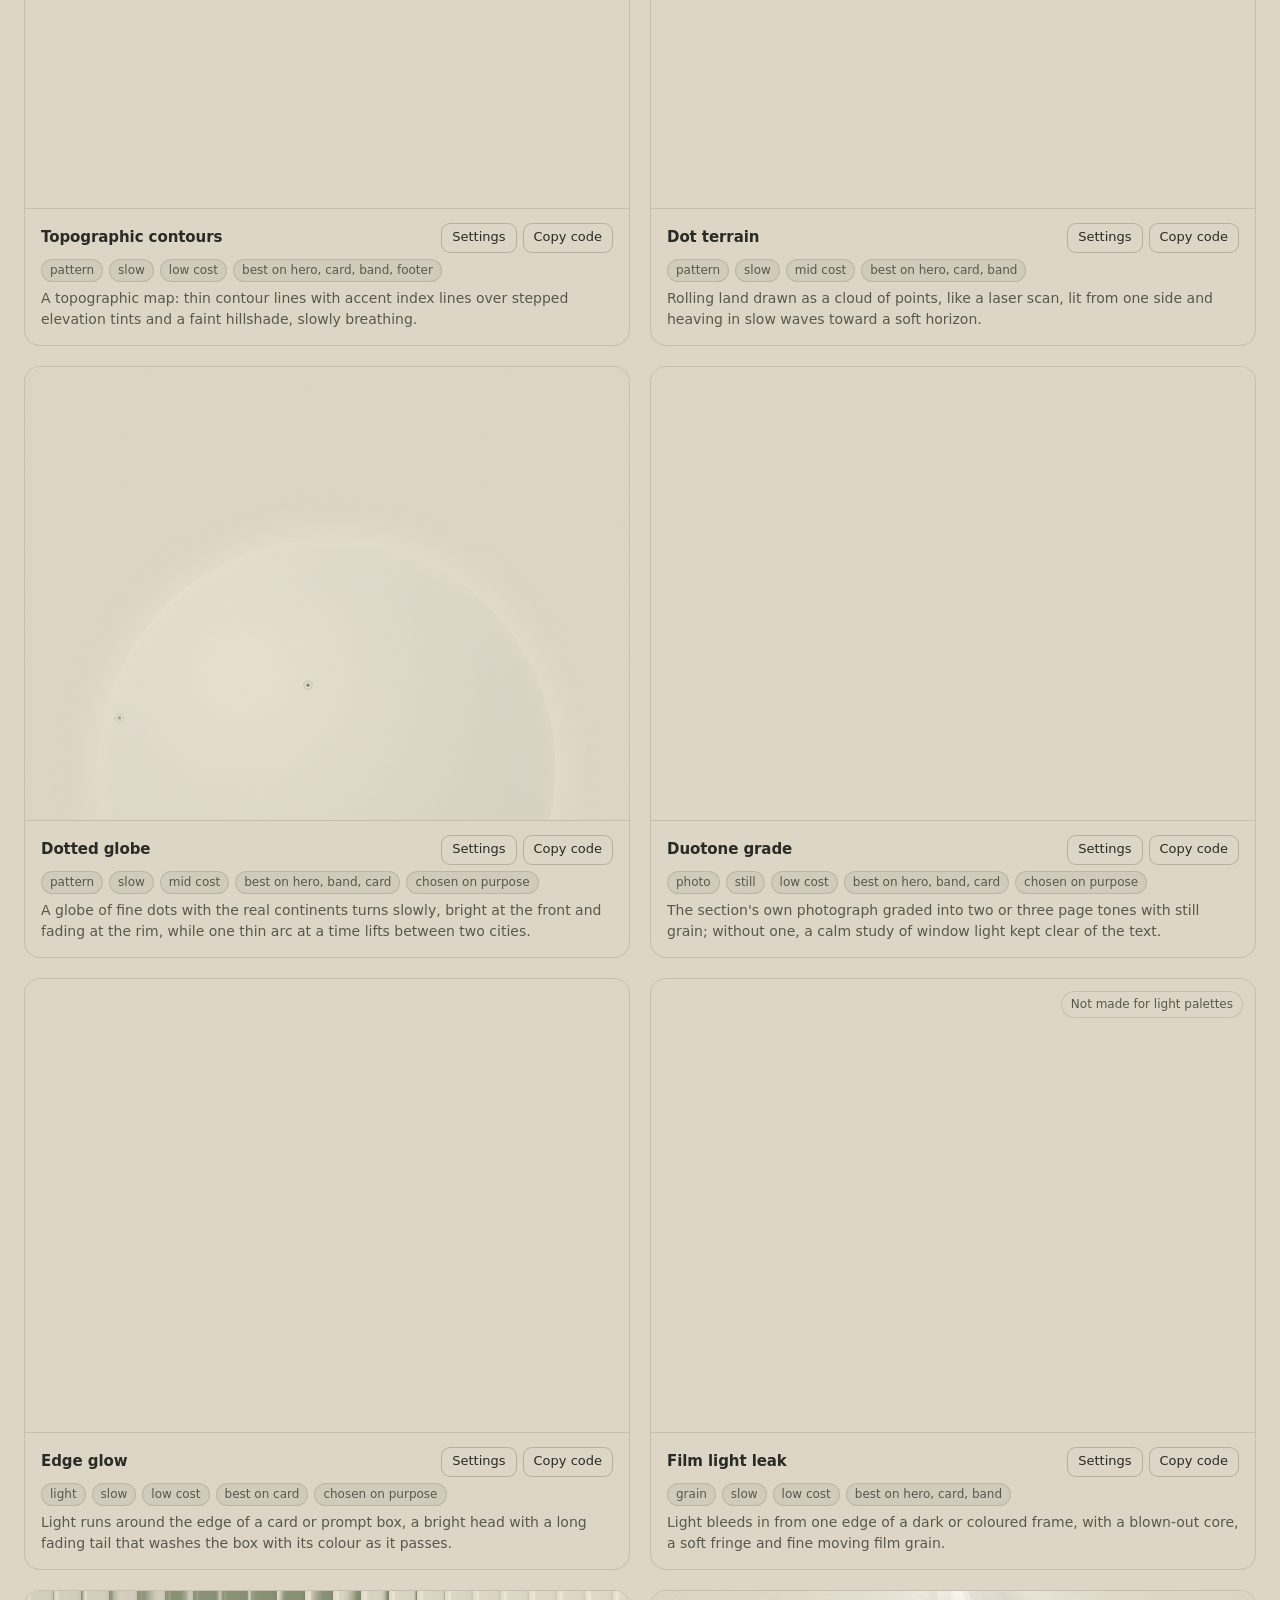
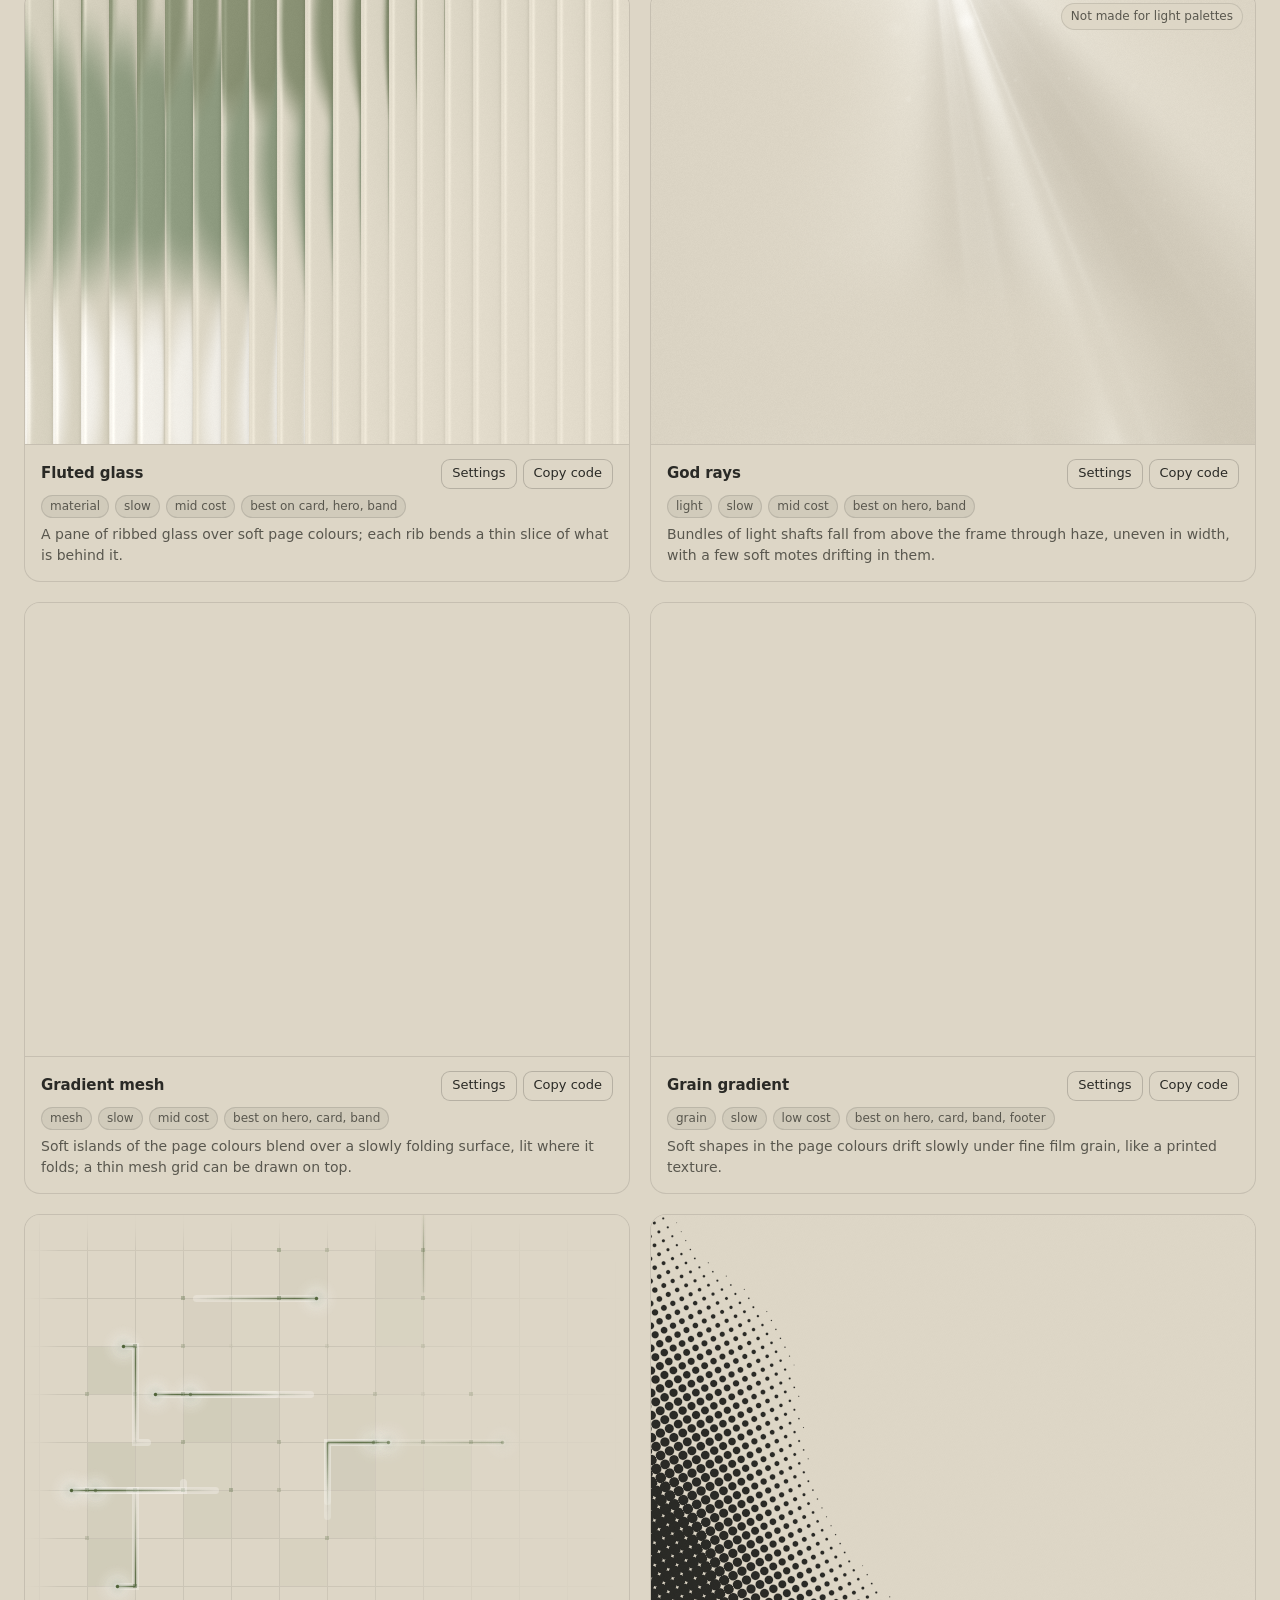
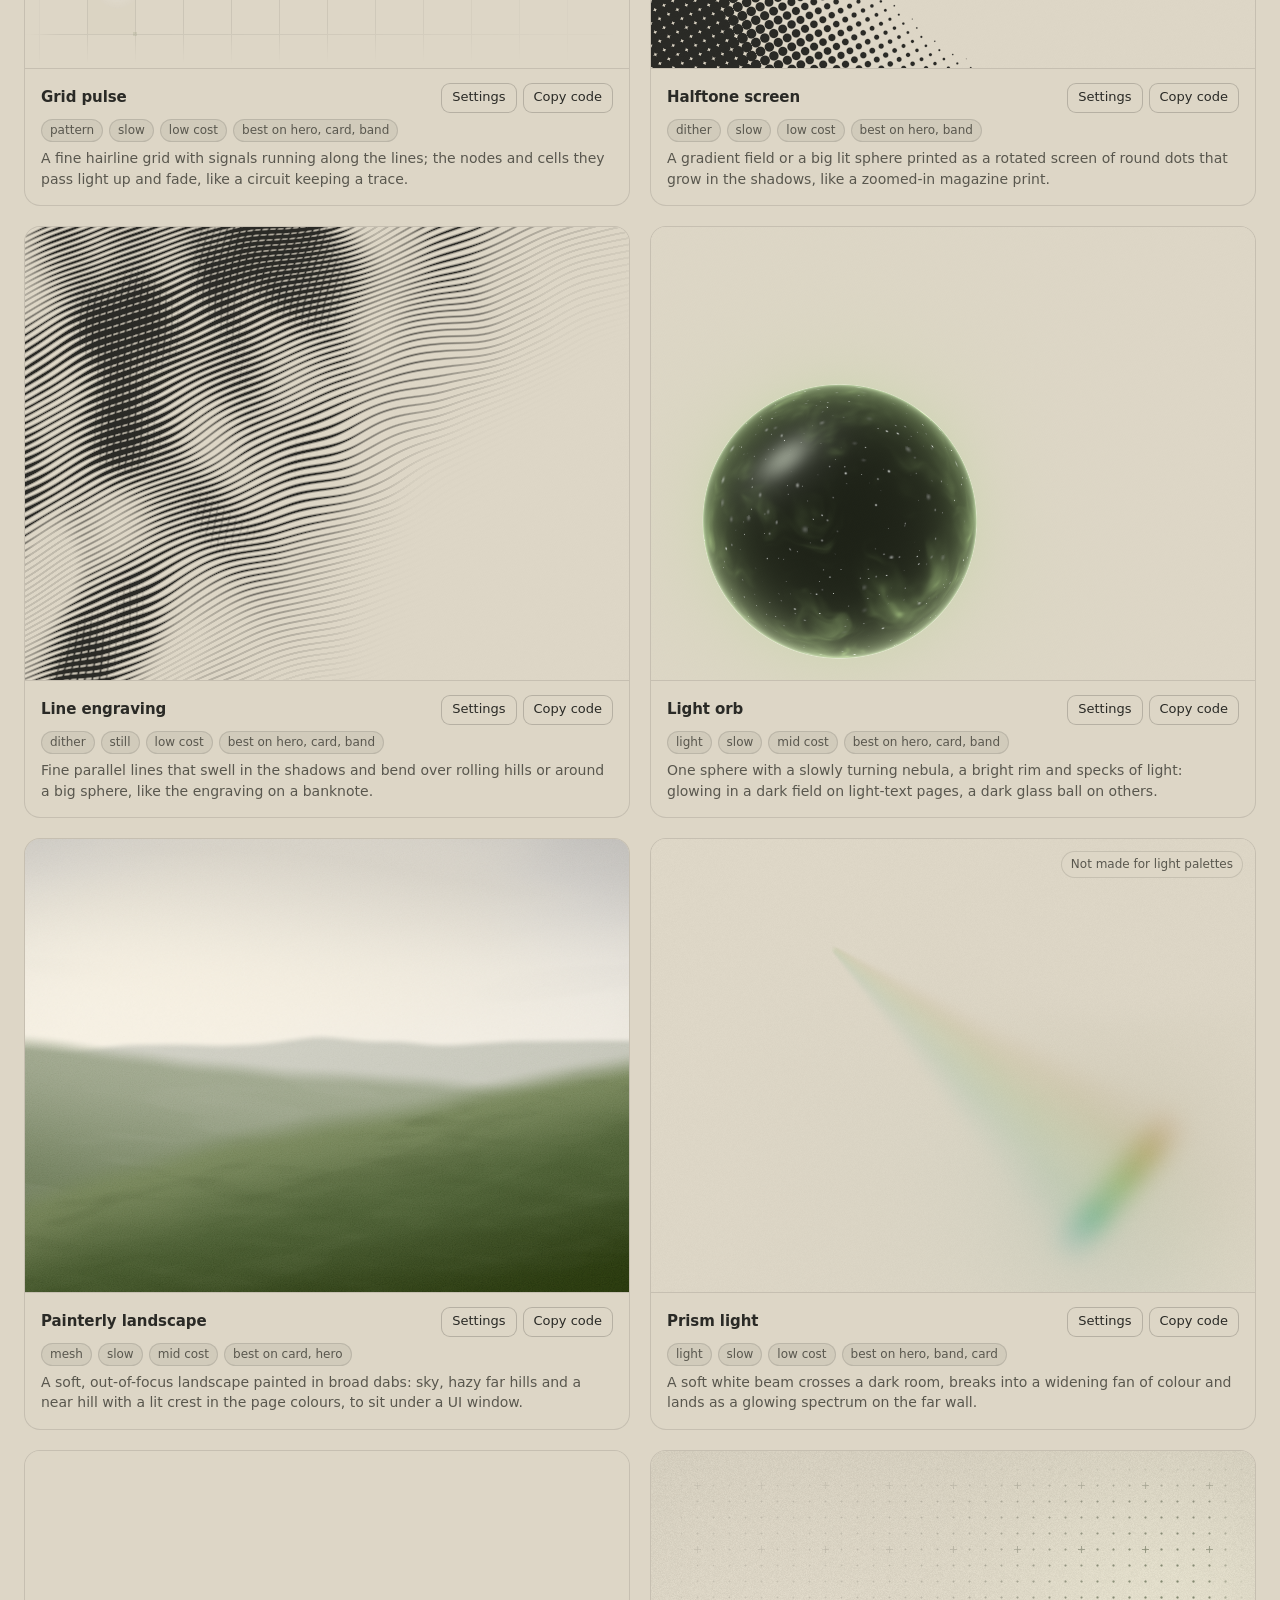
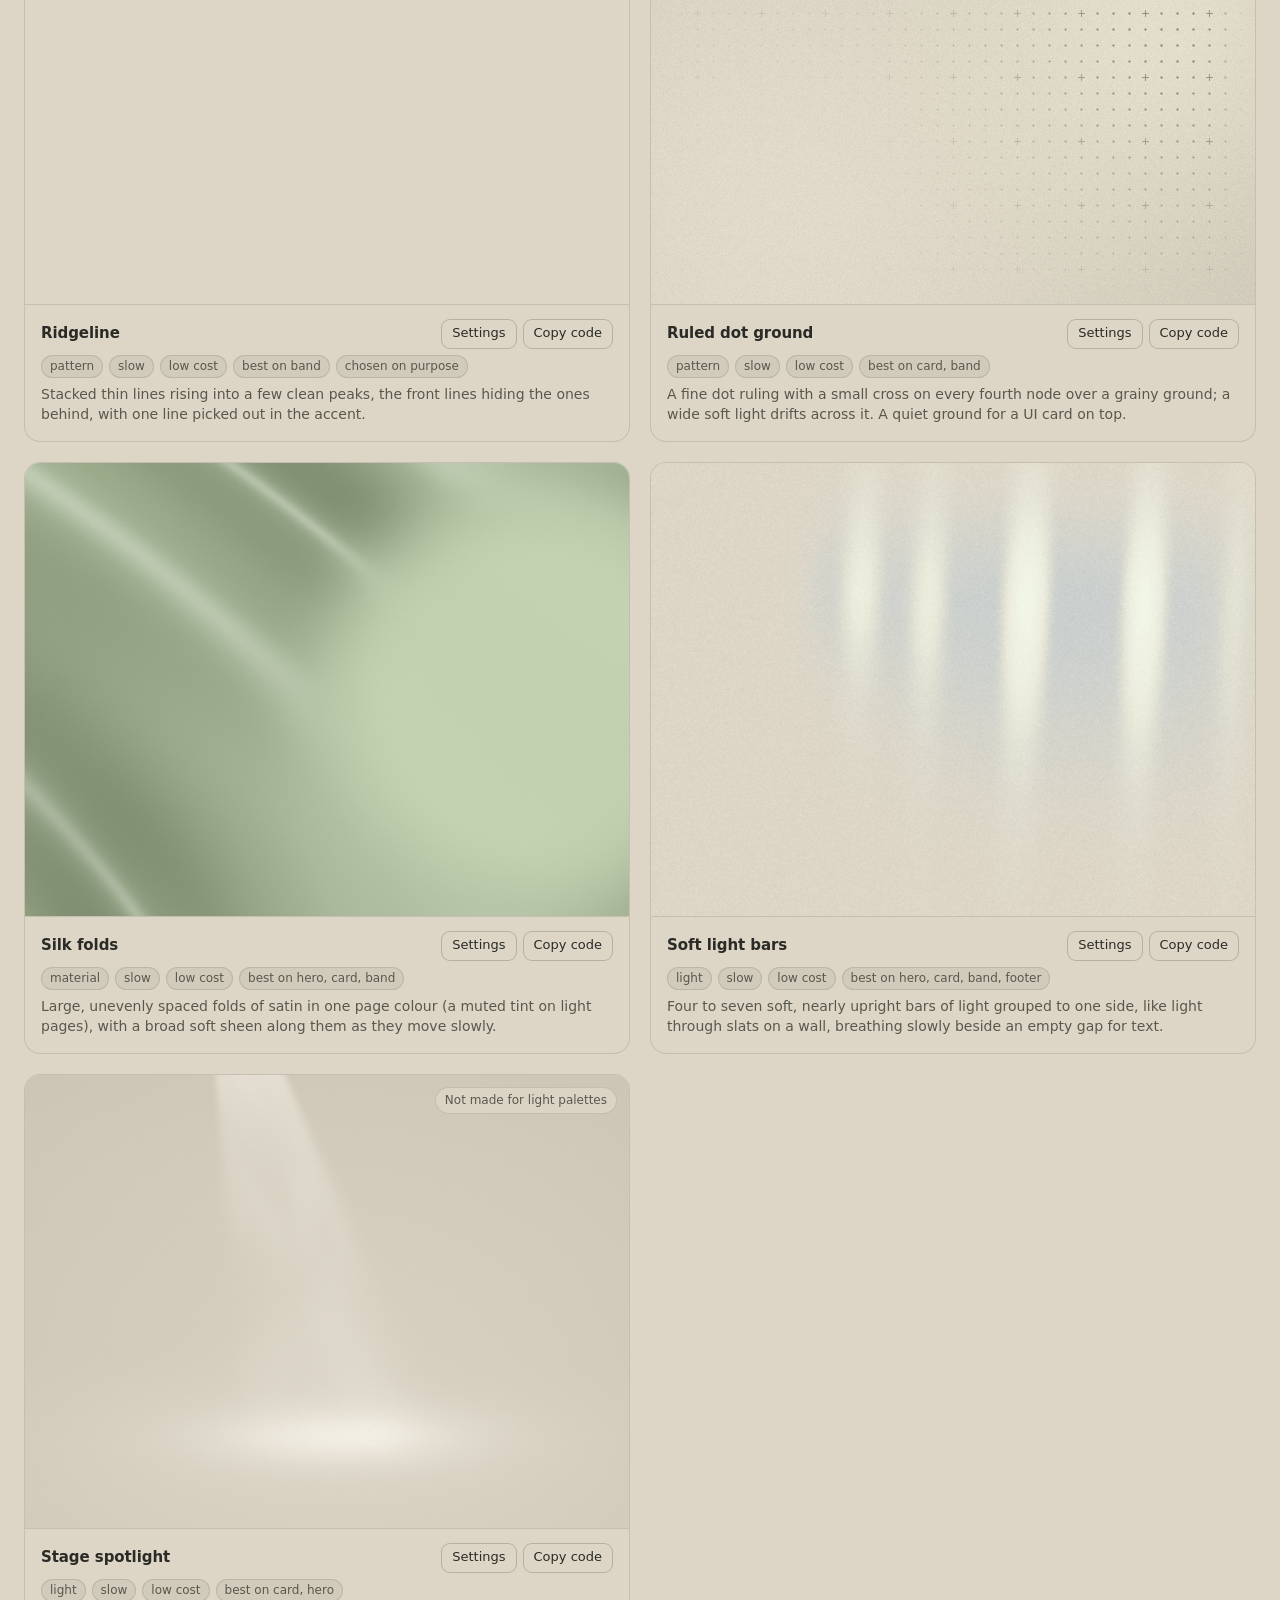
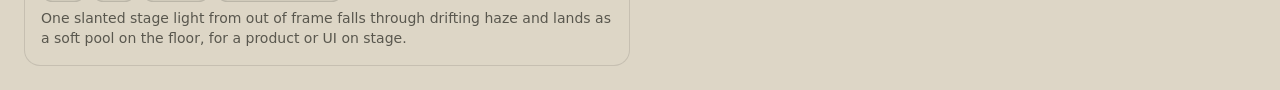
<file: site/assets/effects/lab.html>
<!doctype html>
<html lang="en">
<head>
<script>window.__tpGlMax = 16;   /* a gallery shows many live effects at once; a page of a site keeps the default 4 (fx.js) */</script>
<meta charset="utf-8">
<meta name="viewport" content="width=device-width, initial-scale=1">
<title>Effects lab</title>
<link rel="icon" href="data:,">
<style>
  :root {
    --bg: #ddd6c6; --surface: #d2cab8; --ink: #2a2a26; --muted: #59574e; --accent: #4f6238; --accent-ink: #ffffff;
    --line: color-mix(in oklab, var(--ink) 13%, transparent);
    --line-strong: color-mix(in oklab, var(--ink) 22%, transparent);
    --chip: color-mix(in oklab, var(--ink) 6%, var(--bg));
    --radius: 16px;
    color-scheme: light;
  }
  * { box-sizing: border-box; }
  html { -webkit-text-size-adjust: 100%; }
  body {
    margin: 0; background: var(--bg); color: var(--ink);
    font: 14px/1.45 ui-sans-serif, system-ui, -apple-system, "Segoe UI", Roboto, "Helvetica Neue", Arial, sans-serif;
    -webkit-font-smoothing: antialiased;
  }
  button, select, input { font: inherit; color: inherit; }
  .bar {
    position: sticky; top: 0; z-index: 20;
    display: flex; flex-wrap: wrap; align-items: center; justify-content: space-between; gap: 12px 20px;
    padding: 14px 24px; background: color-mix(in oklab, var(--bg) 90%, transparent);
    backdrop-filter: saturate(1.2) blur(14px); -webkit-backdrop-filter: saturate(1.2) blur(14px);
    border-bottom: 1px solid var(--line);
  }
  .title { display: flex; align-items: baseline; gap: 10px; min-width: 0; }
  .title h1 { margin: 0; font-size: 17px; font-weight: 640; letter-spacing: -0.01em; }
  .title p { margin: 0; color: var(--muted); white-space: nowrap; overflow: hidden; text-overflow: ellipsis; }
  .controls { display: flex; flex-wrap: wrap; align-items: center; gap: 8px; }
  .seg { display: inline-flex; padding: 3px; border-radius: 10px; background: var(--chip); border: 1px solid var(--line); }
  .seg button { border: 0; background: transparent; padding: 6px 12px; border-radius: 7px; cursor: pointer; color: var(--muted); }
  .seg button[aria-pressed="true"] { background: var(--bg); color: var(--ink); box-shadow: 0 1px 2px color-mix(in oklab, var(--ink) 14%, transparent); }
  .btn, select {
    height: 34px; padding: 0 12px; border-radius: 9px; border: 1px solid var(--line-strong); background: var(--bg);
    cursor: pointer; display: inline-flex; align-items: center; gap: 6px;
  }
  .btn:hover, select:hover { border-color: color-mix(in oklab, var(--ink) 35%, transparent); }
  .btn.primary { background: var(--ink); color: var(--bg); border-color: var(--ink); }
  label.check { display: inline-flex; align-items: center; gap: 7px; padding: 0 6px; cursor: pointer; color: var(--muted); }
  label.check input { accent-color: var(--accent); width: 15px; height: 15px; }
  select { max-width: 210px; }

  .grid {
    display: grid; gap: 20px; padding: 24px; max-width: 1680px; margin: 0 auto;
    grid-template-columns: repeat(auto-fit, minmax(min(100%, 400px), 1fr));
  }
  body[data-layout="wide"] .grid { grid-template-columns: 1fr; max-width: 1280px; }
  body[data-layout="hero"] .grid { grid-template-columns: 1fr; max-width: none; padding: 0; gap: 0; }
  .tile { border: 1px solid var(--line); border-radius: var(--radius); overflow: hidden; background: var(--bg); display: flex; flex-direction: column; min-width: 0; }
  body[data-layout="hero"] .tile { border-radius: 0; border-width: 0 0 1px; }
  .stage { position: relative; aspect-ratio: 4 / 3; overflow: hidden; }
  body[data-layout="wide"] .stage { aspect-ratio: 16 / 9; }
  body[data-layout="hero"] .stage { aspect-ratio: auto; height: 100vh; min-height: 560px; }
  .stage[data-unfit]::after {
    content: attr(data-unfit); position: absolute; top: 12px; right: 12px; padding: 4px 9px; border-radius: 999px;
    font-size: 12px; background: color-mix(in oklab, var(--bg) 85%, transparent); color: var(--muted); border: 1px solid var(--line);
  }

  /* sample content that sits on the effect */
  .sample { position: absolute; inset: 0; display: none; pointer-events: none; }
  body[data-ui="1"] .sample { display: block; }
  .sample-card {
    position: absolute; left: 22px; bottom: 22px; width: min(232px, calc(100% - 44px));
    display: grid; grid-template-columns: 36px 1fr; gap: 10px; align-items: center;
    padding: 12px 14px 12px 12px; border-radius: 12px; background: var(--surface); color: var(--ink);
    box-shadow: 0 1px 1px color-mix(in oklab, var(--ink) 8%, transparent), 0 10px 30px -12px rgb(0 0 0 / 0.3);
    border: 1px solid color-mix(in oklab, var(--ink) 8%, transparent);
  }
  .sample-card .ic {
    width: 36px; height: 36px; border-radius: 8px; background: var(--bg);
    background-image: radial-gradient(color-mix(in oklab, var(--ink) 55%, transparent) 1.1px, transparent 1.4px);
    background-size: 6px 6px; background-position: 3px 3px; border: 1px solid var(--line);
  }
  .sample-card b { display: block; font-size: 13px; font-weight: 600; }
  .sample-card span { display: block; font-size: 12px; color: var(--muted); font-variant-numeric: tabular-nums; }
  .sample-card .track { grid-column: 1 / -1; height: 4px; border-radius: 4px; background: color-mix(in oklab, var(--ink) 12%, transparent); position: relative; }
  .sample-card .track i { position: absolute; inset: 0 45% 0 0; border-radius: inherit; background: var(--accent); }
  .sample-head { position: absolute; left: 24px; top: 22px; right: 24px; color: var(--ink); }
  .sample-head b { display: block; font-size: clamp(18px, 2.2vw, 30px); font-weight: 640; letter-spacing: -0.02em; line-height: 1.1; max-width: 16ch; }
  .sample-head span { display: block; margin-top: 6px; color: var(--muted); max-width: 34ch; }
  body[data-layout="hero"] .sample-head { left: 48px; top: auto; bottom: 30vh; }
  body[data-layout="hero"] .sample-head b { font-size: clamp(36px, 5vw, 72px); }
  body[data-layout="hero"] .sample-card { left: 48px; bottom: 48px; }

  /* card layout: a feature card with an inset effect panel and a small UI window on it */
  .card-head { display: none; }
  body[data-layout="card"] .grid { grid-template-columns: repeat(auto-fit, minmax(min(100%, 460px), 1fr)); max-width: 1240px; gap: 16px; }
  body[data-layout="card"] .tile { padding: 22px; border: 0; background: color-mix(in oklab, var(--ink) 4.5%, var(--bg)); border-radius: 18px; }
  body[data-layout="card"] .card-head { display: block; }
  .card-head b { display: block; font-size: 15px; font-weight: 620; }
  .card-head p { margin: 4px 0 0; color: var(--muted); max-width: 52ch; }
  body[data-layout="card"] .stage { margin-top: 18px; border-radius: 12px; aspect-ratio: 16 / 10; }
  body[data-layout="card"] .info { display: none; }
  body[data-layout="card"] .sample { display: block; }
  body[data-layout="card"] .sample-head, body[data-layout="card"] .sample-card { display: none; }
  .window { display: none; }
  body[data-layout="card"] .window {
    display: block; position: absolute; left: 50%; top: 54%; transform: translate(-50%, -50%); width: 64%;
    border-radius: 10px; background: var(--surface); color: var(--ink);
    box-shadow: 0 1px 0 color-mix(in oklab, var(--ink) 6%, transparent), 0 18px 40px -16px rgb(0 0 0 / 0.35);
    border: 1px solid color-mix(in oklab, var(--ink) 10%, transparent); overflow: hidden; font-size: 12px;
  }
  .window .wbar { display: flex; align-items: center; gap: 5px; padding: 8px 10px; border-bottom: 1px solid var(--line); }
  .window .wbar i { width: 7px; height: 7px; border-radius: 50%; background: color-mix(in oklab, var(--ink) 22%, transparent); }
  .window .wbar span { margin-left: 8px; color: var(--muted); }
  .window .wbody { padding: 12px 12px 14px; display: grid; gap: 8px; }
  .window .wrow { display: flex; align-items: center; justify-content: space-between; gap: 10px; }
  .window .wrow em { font-style: normal; color: var(--muted); font-variant-numeric: tabular-nums; }
  .window .wbtn { justify-self: start; margin-top: 2px; padding: 5px 10px; border-radius: 7px; background: var(--accent); color: var(--accent-ink); font-weight: 600; }
  .info { padding: 14px 16px 16px; display: grid; gap: 4px; border-top: 1px solid var(--line); }
  body[data-layout="hero"] .info { display: none; }
  .info-top { display: flex; align-items: center; justify-content: space-between; gap: 12px; }
  .info h2 { margin: 0; font-size: 15px; font-weight: 620; letter-spacing: -0.005em; }
  .tags { display: flex; flex-wrap: wrap; gap: 6px; margin: 2px 0 2px; }
  .tags span { font-size: 12px; padding: 2px 8px; border-radius: 999px; background: var(--chip); color: var(--muted); border: 1px solid var(--line); }
  .look { margin: 0; color: var(--muted); }
  .actions { display: flex; gap: 6px; flex: none; }
  .actions .btn { height: 30px; padding: 0 10px; font-size: 13px; }

  .params { display: none; padding: 4px 16px 16px; gap: 10px 18px; grid-template-columns: repeat(auto-fill, minmax(170px, 1fr)); }
  .tile.open .params { display: grid; }
  .param { display: grid; gap: 4px; }
  .param label { display: flex; justify-content: space-between; font-size: 12px; color: var(--muted); }
  .param output { color: var(--ink); font-variant-numeric: tabular-nums; }
  .param input[type=range] { width: 100%; accent-color: var(--ink); margin: 0; }
  .params .row { grid-column: 1 / -1; display: flex; gap: 8px; align-items: center; }
  .params .row input { width: 90px; height: 30px; border-radius: 8px; border: 1px solid var(--line-strong); background: var(--bg); padding: 0 8px; }

  .empty { padding: 80px 24px; text-align: center; color: var(--muted); }
  .toast {
    position: fixed; left: 50%; bottom: 24px; transform: translate(-50%, 20px); opacity: 0; pointer-events: none;
    background: var(--ink); color: var(--bg); padding: 9px 14px; border-radius: 10px; transition: .25s ease; z-index: 30;
  }
  .toast.on { opacity: 1; transform: translate(-50%, 0); }
  @media (max-width: 640px) {
    .bar { padding: 12px 16px; }
    .grid { padding: 16px; gap: 16px; }
    .title p { display: none; }
  }
</style>
</head>
<body data-layout="grid">
<header class="bar">
  <div class="title">
    <h1>Effects lab</h1>
    <p id="count"></p>
  </div>
  <div class="controls">
    <div class="seg" role="group" aria-label="Palette type">
      <button type="button" data-kind="light">Light</button>
      <button type="button" data-kind="dark">Dark</button>
      <button type="button" data-kind="colour">Colour</button>
    </div>
    <select id="pal" aria-label="Palette"></select>
    <select id="layout" aria-label="Layout"><option value="grid">Grid</option><option value="card">Cards</option><option value="wide">Wide</option><option value="hero">Hero</option></select>
    <label class="check"><input type="checkbox" id="ui"> Show UI on top</label>
    <button type="button" class="btn" id="reseed">New seeds</button>
    <button type="button" class="btn" id="pause">Pause</button>
  </div>
</header>
<main class="grid" id="grid"></main>
<div class="toast" id="toast" role="status"></div>
<script id="palettes" type="application/json">[{"id":"white-link-blue","name":"Sheet and biro","bg":"#ffffff","surface":"#f4f4f4","ink":"#111111","muted":"#6b6b6b","accent":"#1a4be0","accentInk":"#ffffff"},{"id":"cool-white-slate","name":"Frost and slate","bg":"#f7f9fa","surface":"#ecf0f2","ink":"#1f3038","muted":"#5d6b72","accent":"#0d7480","accentInk":"#ffffff"},{"id":"rose-grey-green","name":"Rose grey, green","bg":"#ebe5e3","surface":"#e1dad7","ink":"#2b2622","muted":"#6a615d","accent":"#0f7d45","accentInk":"#ffffff"},{"id":"paper-grey-brass","name":"Newsprint and brass","bg":"#e8e8e3","surface":"#dcdcd6","ink":"#181715","muted":"#63625c","accent":"#bfb21a","accentInk":"#181715"},{"id":"stone-blueprint","name":"Stone and blueprint","bg":"#dfdedb","surface":"#d3d2ce","ink":"#26251e","muted":"#5f5d55","accent":"#2456d6","accentInk":"#ffffff"},{"id":"white-navy-tab","name":"Navy on white","bg":"#ffffff","surface":"#f4f4f2","ink":"#1f2b4d","muted":"#6a7186","accent":"#f7941d","accentInk":"#1f2b4d"},{"id":"three-stones","name":"Three stones","bg":"#eeecea","surface":"#e4e1dd","ink":"#333231","muted":"#6b6763","accent":"#5c6b54","accentInk":"#ffffff"},{"id":"putty-black-teal","name":"Putty and black","bg":"#dedad3","surface":"#d3cec6","ink":"#0a0a0a","muted":"#5c5852","accent":"#256f82","accentInk":"#ffffff"},{"id":"moss-sand","name":"Sand and moss","bg":"#ddd6c6","surface":"#d2cab8","ink":"#2a2a26","muted":"#59574e","accent":"#4f6238","accentInk":"#ffffff"},{"id":"green-mat-chocolate","name":"Bone, green, chocolate","bg":"#e5e1d8","surface":"#dad5ca","ink":"#2a1d17","muted":"#6b5b51","accent":"#456f3a","accentInk":"#ffffff"},{"id":"lunar-grey-bronze","name":"Lunar and bronze","bg":"#111111","surface":"#1c1c1c","ink":"#f2f2f2","muted":"#8f8f8f","accent":"#a08672","accentInk":"#111111"},{"id":"blue-black-cornflower","name":"Night and sky blue","bg":"#0a0d14","surface":"#131824","ink":"#e9edf3","muted":"#8891a1","accent":"#5ab9fc","accentInk":"#0a0d14"},{"id":"green-black-bone","name":"Green-black and bone","bg":"#161c1a","surface":"#1f2725","ink":"#e3e2da","muted":"#8e948d","accent":"#9fc7b8","accentInk":"#161c1a"},{"id":"black-crimson","name":"Black and crimson","bg":"#0a0a0a","surface":"#151515","ink":"#efefef","muted":"#8c8c8c","accent":"#b11226","accentInk":"#ffffff"},{"id":"forest-pale-lime","name":"Forest and lime","bg":"#0f1f10","surface":"#162a17","ink":"#ffffff","muted":"#9aa39a","accent":"#c6f19d","accentInk":"#0f1f10"},{"id":"charcoal-room-sage","name":"Charcoal and sage","bg":"#1c1c1c","surface":"#262626","ink":"#f1f1ef","muted":"#9a9b96","accent":"#8fa68e","accentInk":"#1c1c1c"},{"id":"warm-black-gold","name":"Warm black, gold","bg":"#0c0a08","surface":"#181512","ink":"#ffffff","muted":"#8f8a84","accent":"#c9a45a","accentInk":"#0c0a08"},{"id":"graphite-safety-orange","name":"Graphite and orange","bg":"#18191b","surface":"#222427","ink":"#eff0f1","muted":"#9c9ea3","accent":"#ff4a1f","accentInk":"#18191b"},{"id":"soot-pale-lime","name":"Soot and lime","bg":"#0f0f0f","surface":"#1a1a1a","ink":"#ffffff","muted":"#8f8f8f","accent":"#dafa9c","accentInk":"#0f0f0f"},{"id":"plum-black-pink","name":"Plum-black and pink","bg":"#0d060b","surface":"#1b0e17","ink":"#ffffff","muted":"#9a8f97","accent":"#ff488b","accentInk":"#0d060b"},{"id":"white-signal-red","name":"Signal red, white","bg":"#ffffff","surface":"#f2f2f2","ink":"#0a0a0a","muted":"#6b6b6b","accent":"#d92b21","accentInk":"#ffffff"},{"id":"white-mint-tiles","name":"Greys and mint","bg":"#ffffff","surface":"#f3f3f3","ink":"#232323","muted":"#6e6e6e","accent":"#a1ffcb","accentInk":"#232323"},{"id":"cool-grey-cobalt","name":"Cool grey, cobalt","bg":"#eef0f3","surface":"#e2e5ea","ink":"#0b0c0e","muted":"#5d6470","accent":"#1f2de6","accentInk":"#ffffff"},{"id":"offwhite-bottle-yellow","name":"Bottle ink, yellow","bg":"#f7f7f7","surface":"#ebebeb","ink":"#0d2a1c","muted":"#5f6b64","accent":"#f6e016","accentInk":"#0d2a1c"},{"id":"teal-on-paper","name":"Teal on paper","bg":"#f7f9f8","surface":"#ebf0ee","ink":"#06525c","muted":"#2f737d","accent":"#06525c","accentInk":"#f7f9f8"},{"id":"navy-pink","name":"Navy and pink","bg":"#1a2039","surface":"#212846","ink":"#f9a3c0","muted":"#b9879c","accent":"#f9a3c0","accentInk":"#1a2039"},{"id":"blush-aubergine","name":"Blush and aubergine","bg":"#edccbe","surface":"#e8c2b2","ink":"#351a2b","muted":"#6c4857","accent":"#351a2b","accentInk":"#edccbe"},{"id":"cobalt-on-sand","name":"Cobalt on sand","bg":"#e6dbc7","surface":"#ddd0b9","ink":"#062b8a","muted":"#3a5aa8","accent":"#062b8a","accentInk":"#e6dbc7"},{"id":"oxblood-grey","name":"Oxblood and grey","bg":"#e2e2e2","surface":"#d6d6d6","ink":"#7d0c14","muted":"#7a4a4e","accent":"#7d0c14","accentInk":"#e2e2e2"},{"id":"olive-on-bone","name":"Olive on bone","bg":"#ecebe7","surface":"#e1dfd9","ink":"#38450f","muted":"#5d683a","accent":"#38450f","accentInk":"#ecebe7"},{"id":"burgundy-bubblegum","name":"Burgundy and bubblegum","bg":"#3d0012","surface":"#4d0519","ink":"#ff99d3","muted":"#c77aa0","accent":"#ff99d3","accentInk":"#3d0012"},{"id":"bottle-green-gold","name":"Bottle green, gold","bg":"#133621","surface":"#1a4429","ink":"#f4d96c","muted":"#b3a55e","accent":"#f4d96c","accentInk":"#133621"},{"id":"cobalt-field","name":"Cobalt field","bg":"#0034eb","surface":"#002fd6","ink":"#ffffff","muted":"#dfe4f2","accent":"#e9e34a","accentInk":"#111111"},{"id":"mustard-field","name":"Mustard and black","bg":"#e1ac10","surface":"#cd9d0f","ink":"#0b0b0b","muted":"#4d3d0a","accent":"#24338f","accentInk":"#ffffff"},{"id":"carmine-field","name":"Carmine field","bg":"#9c1220","surface":"#8a101c","ink":"#ffffff","muted":"#f0b9bd","accent":"#ffd9dc","accentInk":"#9c1220"},{"id":"pink-field-lime","name":"Bubblegum and lime","bg":"#ff87ab","surface":"#ff739d","ink":"#0a0a0a","muted":"#6b1f3a","accent":"#def915","accentInk":"#0a0a0a"},{"id":"sky-field-navy","name":"Sky and navy","bg":"#6bb4ee","surface":"#7dbdf0","ink":"#0e1822","muted":"#1b3d5c","accent":"#ff5a1f","accentInk":"#0e1822"},{"id":"orange-field-black","name":"Orange and black","bg":"#ff7a1f","surface":"#ff8633","ink":"#050f16","muted":"#5a2306","accent":"#050f16","accentInk":"#ff7a1f"},{"id":"tobacco-olive","name":"Tobacco and olive","bg":"#472913","surface":"#55321a","ink":"#e4e0cf","muted":"#b39f84","accent":"#525e1b","accentInk":"#e4e0cf"},{"id":"poster-chapters","name":"Poster chapters","bg":"#e6e0d2","surface":"#dcd5c5","ink":"#1a1a1a","muted":"#5f5b52","accent":"#18bc42","accentInk":"#1a1a1a"},{"id":"blue-red-black","name":"Blue, red, black","bg":"#ffffff","surface":"#f3f3f3","ink":"#0a0a0a","muted":"#6b6b6b","accent":"#1f30e0","accentInk":"#ffffff"},{"id":"charcoal-primaries","name":"Charcoal and primaries","bg":"#191919","surface":"#242424","ink":"#ffffff","muted":"#9a9a9a","accent":"#0c7866","accentInk":"#ffffff"},{"id":"ultramarine-yellow","name":"Ultramarine and yellow","bg":"#1423b8","surface":"#1220a6","ink":"#ffffff","muted":"#e4e2d6","accent":"#1fc27a","accentInk":"#0a0a0a"},{"id":"candy-chapters","name":"Candy chapters","bg":"#ffd249","surface":"#f5c63c","ink":"#0a0a0a","muted":"#5e4a0a","accent":"#f53fd6","accentInk":"#0a0a0a"},{"id":"orange-sky-lime","name":"Orange, sky, lime","bg":"#ff8126","surface":"#ff8d3a","ink":"#111111","muted":"#5c2a05","accent":"#de194b","accentInk":"#ffffff"},{"id":"post-red-mustard","name":"Post red, mustard","bg":"#e2dccf","surface":"#d7d0c1","ink":"#2a1110","muted":"#6b524c","accent":"#4a6f84","accentInk":"#ffffff"},{"id":"mint-orange-grey","name":"Grey, mint, orange","bg":"#ffffff","surface":"#f5f5f5","ink":"#000000","muted":"#666666","accent":"#a7ff9c","accentInk":"#000000"},{"id":"report-blocks","name":"Report blocks","bg":"#ffffff","surface":"#f6f6f6","ink":"#000000","muted":"#5f5f5f","accent":"#fe7141","accentInk":"#000000"},{"id":"card-pastels","name":"Card pastels","bg":"#f7f7f5","surface":"#ebebe8","ink":"#000000","muted":"#666662","accent":"#d0106f","accentInk":"#ffffff"},{"id":"mint-pink-accounts","name":"Mint and pink","bg":"#f8f8f8","surface":"#eeeeee","ink":"#0a0a0a","muted":"#6a6a6a","accent":"#1f6b3a","accentInk":"#ffffff"},{"id":"swap-pastels","name":"Swapping pastels","bg":"#c3d7e5","surface":"#d0e0eb","ink":"#141414","muted":"#4a5068","accent":"#0f5257","accentInk":"#ffffff"},{"id":"blush-sage-slate","name":"Blush, sage, slate","bg":"#a6b3bc","surface":"#b2bdc5","ink":"#1c1c1c","muted":"#38424a","accent":"#2c3620","accentInk":"#e3e2da"},{"id":"candy-on-black","name":"Candy on black","bg":"#000000","surface":"#0d0d0d","ink":"#ffffff","muted":"#999999","accent":"#93f1f7","accentInk":"#000000"},{"id":"sky-sand","name":"Sky and sand","bg":"#cbe4f2","surface":"#bcdcee","ink":"#0a0a0a","muted":"#44606e","accent":"#b0298f","accentInk":"#ffffff"},{"id":"studio-grey","name":"Studio grey","bg":"#a8a8aa","surface":"#b4b4b6","ink":"#0e0e0e","muted":"#3a3a3c","accent":"#1f5c49","accentInk":"#ffffff"},{"id":"walnut-tan","name":"Walnut and tan","bg":"#2b2216","surface":"#382d1e","ink":"#e4e2da","muted":"#a39a8b","accent":"#bda38b","accentInk":"#2b2216"}]</script>
<script id="presets" type="application/json">{"light":"moss-sand","dark":"blue-black-cornflower","colour":"cobalt-field"}</script>
<script type="module">
  import fx from './fx.js';

  const q = new URLSearchParams(location.search);
  const PALETTES = JSON.parse(document.getElementById('palettes').textContent);
  const PRESETS = JSON.parse(document.getElementById('presets').textContent);
  const byId = Object.fromEntries(PALETTES.map(p => [p.id, p]));
  const $ = s => document.querySelector(s);
  const grid = $('#grid');

  if (q.has('fallback')) fx.config.forceFallback = true;
  if (q.has('webgl1')) fx.config.forceWebGL1 = true;
  if (q.has('time')) fx.setClock(+q.get('time'));
  document.body.dataset.layout = ['wide', 'hero', 'card'].includes(q.get('layout')) ? q.get('layout') : 'grid';
  $('#layout').value = document.body.dataset.layout;
  $('#layout').addEventListener('change', e => { document.body.dataset.layout = e.target.value; syncUrl(); });
  document.body.dataset.ui = q.get('ui') === '1' ? '1' : '0';
  $('#ui').checked = document.body.dataset.ui === '1';

  let palette = pickPalette(q.get('palette') || 'light');
  let paused = false;
  const tiles = [];

  function pickPalette(key) {
    const id = PRESETS[key] || key;
    return byId[id] || byId[PRESETS.light] || PALETTES[0];
  }
  function applyPalette(p) {
    const r = document.documentElement.style;
    r.setProperty('--bg', p.bg); r.setProperty('--surface', p.surface); r.setProperty('--ink', p.ink);
    r.setProperty('--muted', p.muted); r.setProperty('--accent', p.accent); r.setProperty('--accent-ink', p.accentInk);
    document.documentElement.style.colorScheme = fx.paletteKind(p) === 'light' ? 'light' : 'dark';
    const kind = fx.paletteKind(p);
    for (const b of document.querySelectorAll('.seg button')) b.setAttribute('aria-pressed', String(PRESETS[b.dataset.kind] === p.id));
    $('#pal').value = p.id;
    for (const t of tiles) {
      const fits = t.meta.palettes.includes(kind);
      if (fits) t.stage.removeAttribute('data-unfit'); else t.stage.setAttribute('data-unfit', `Not made for ${kind} palettes`);
      t.ctrl?.setPalette(fx.normalizePalette(p));
    }
  }
  function toast(msg) {
    const el = $('#toast'); el.textContent = msg; el.classList.add('on');
    clearTimeout(toast.t); toast.t = setTimeout(() => el.classList.remove('on'), 1600);
  }
  const fmt = (v, d) => (d.step && d.step >= 1 ? String(Math.round(v)) : (+v).toFixed(2));

  function snippet(t) {
    const p = t.ctrl.params, d = t.meta.params || {};
    const changed = Object.fromEntries(Object.entries(p).filter(([k, v]) => d[k] && v !== d[k].default));
    const attrs = [`data-fx="${t.meta.id}"`, `data-fx-seed="${t.ctrl.seed}"`];
    if (Object.keys(changed).length) attrs.push(`data-fx-params='${JSON.stringify(changed)}'`);
    return `<div ${attrs.join(' ')}></div>`;
  }

  function buildTile(meta, i) {
    const tile = document.createElement('article');
    tile.className = 'tile';
    tile.dataset.id = meta.id;
    tile.innerHTML = `
      <div class="card-head"><b></b><p></p></div>
      <div class="stage">
        <div class="sample" aria-hidden="true">
          <div class="window"><div class="wbar"><i></i><i></i><i></i><span>Settings</span></div>
            <div class="wbody"><div class="wrow"><span>Grain</span><em>0.60</em></div><div class="wrow"><span>Speed</span><em>0.50</em></div><span class="wbtn">Apply</span></div></div>
          <div class="sample-head"><b>A headline sits here</b><span>Secondary text, to check contrast on the effect.</span></div>
          <div class="sample-card"><div class="ic"></div><div><b></b><span></span></div><div class="track"><i></i></div></div>
        </div>
      </div>
      <div class="info">
        <div class="info-top">
          <h2></h2>
          <div class="actions">
            <button type="button" class="btn" data-act="params" aria-expanded="false">Settings</button>
            <button type="button" class="btn" data-act="copy">Copy code</button>
          </div>
        </div>
        <div class="tags"></div>
        <p class="look"></p>
      </div>
      <div class="params"></div>`;
    tile.querySelector('h2').textContent = meta.name;
    tile.querySelector('.card-head b').textContent = meta.name;
    tile.querySelector('.card-head p').textContent = meta.look;
    tile.querySelector('.window .wbar span').textContent = meta.name;
    const wk = Object.keys(meta.params || {}).slice(0, 2);
    tile.querySelectorAll('.window .wrow').forEach((row, n) => {
      const k = wk[n];
      if (!k) { row.remove(); return; }
      row.querySelector('span').textContent = k[0].toUpperCase() + k.slice(1);
      row.querySelector('em').textContent = fmt(meta.params[k].default, meta.params[k]);
    });
    tile.querySelector('.look').textContent = meta.look;
    tile.querySelector('.sample-card b').textContent = meta.name;
    const keys = Object.keys(meta.params || {}).slice(0, 2);
    tile.querySelector('.sample-card span').textContent = keys.map(k => `${k} ${fmt(meta.params[k].default, meta.params[k])}`).join(' · ');
    const tags = [meta.family, meta.motion, `${meta.cost} cost`, `best on ${meta.bestOn.join(', ')}`, ...(meta.random === false ? ['chosen on purpose'] : [])];
    tile.querySelector('.tags').append(...tags.map(s => Object.assign(document.createElement('span'), { textContent: s })));
    const stage = tile.querySelector('.stage');
    const seed = q.has('seed') ? (+q.get('seed') + i * 101) : 1000 + i * 37;
    const t = { meta, tile, stage, seed, ctrl: null };
    tile.querySelector('[data-act="copy"]').addEventListener('click', async () => {
      if (!t.ctrl) return;
      try { await navigator.clipboard.writeText(snippet(t)); toast('Code copied'); }
      catch (_) { prompt('Copy this code', snippet(t)); }
    });
    tile.querySelector('[data-act="params"]').addEventListener('click', e => {
      const open = tile.classList.toggle('open');
      e.currentTarget.setAttribute('aria-expanded', String(open));
    });
    buildParams(t);
    return t;
  }

  function buildParams(t) {
    const box = t.tile.querySelector('.params');
    box.innerHTML = '';
    for (const [k, d] of Object.entries(t.meta.params || {})) {
      const id = `${t.meta.id}-${k}`;
      const row = document.createElement('div');
      row.className = 'param';
      row.innerHTML = `<label for="${id}"><span>${k}</span><output></output></label><input type="range" id="${id}">`;
      const inp = row.querySelector('input'), out = row.querySelector('output');
      inp.min = d.min; inp.max = d.max; inp.step = d.step || (d.max - d.min) / 100; inp.value = d.default;
      out.textContent = fmt(d.default, d);
      inp.addEventListener('input', () => { out.textContent = fmt(+inp.value, d); t.ctrl?.set({ [k]: +inp.value }); });
      box.append(row);
    }
    const row = document.createElement('div');
    row.className = 'row';
    row.innerHTML = `<span>Seed</span><input type="number" min="0" max="9999" step="1"><button type="button" class="btn">Reset</button>`;
    const seedIn = row.querySelector('input');
    seedIn.value = t.seed;
    seedIn.addEventListener('change', () => { t.seed = +seedIn.value || 0; remount(t); });
    row.querySelector('button').addEventListener('click', () => { buildParams(t); remount(t); });
    box.append(row);
  }

  async function remount(t, params) {
    t.ctrl = await fx.mount(t.stage, t.meta.id, { palette: fx.normalizePalette(palette), params: params || currentParams(t), seed: t.seed });
    if (paused) t.ctrl.pause();
    t.tile.querySelector('.params .row input').value = t.seed;
    // the seed may place the calm area and focal point (fx.compose): show the values in use
    for (const [k, d] of Object.entries(t.meta.params || {})) {
      const inp = t.tile.querySelector(`#${t.meta.id}-${k}`);
      if (inp && t.ctrl.params[k] != null) { inp.value = t.ctrl.params[k]; inp.previousElementSibling.querySelector('output').textContent = fmt(t.ctrl.params[k], d); }
    }
  }
  function currentParams(t) {
    const out = {};
    for (const inp of t.tile.querySelectorAll('.param input')) out[inp.id.slice(t.meta.id.length + 1)] = +inp.value;
    return out;
  }

  // controls
  for (const b of document.querySelectorAll('.seg button')) {
    b.addEventListener('click', () => { palette = pickPalette(b.dataset.kind); applyPalette(palette); syncUrl(); });
  }
  const sel = $('#pal');
  const groups = { light: [], dark: [], colour: [] };
  for (const p of PALETTES) groups[fx.paletteKind(p)].push(p);
  for (const [k, list] of Object.entries(groups)) {
    const og = document.createElement('optgroup');
    og.label = k[0].toUpperCase() + k.slice(1);
    for (const p of list) og.append(new Option(p.name, p.id));
    sel.append(og);
  }
  sel.addEventListener('change', () => { palette = pickPalette(sel.value); applyPalette(palette); syncUrl(); });
  $('#ui').addEventListener('change', e => {
    document.body.dataset.ui = e.target.checked ? '1' : '0';
    syncUrl();
    // a page puts the calm area where its text is; with the sample text on, do the same
    const calm = textCalm();
    for (const t of tiles) remount(t, calm ? { ...currentParams(t), ...calm } : {});
  });
  $('#layout').addEventListener('change', () => {
    const calm = textCalm();
    if (calm) for (const t of tiles) remount(t, { ...currentParams(t), ...calm });
  });
  // where the sample headline sits (0..1 of the frame), or null when no text is on the effect
  function textCalm() {
    const layout = document.body.dataset.layout;
    if (document.body.dataset.ui !== '1' || layout === 'card') return null;
    return layout === 'hero' ? { calmX: 0.2, calmY: 0.62 } : { calmX: 0.2, calmY: 0.18 };
  }
  $('#reseed').addEventListener('click', () => {
    for (const t of tiles) { t.seed = Math.floor(Math.random() * 10000); remount(t); }
  });
  $('#pause').addEventListener('click', e => {
    paused = !paused;
    e.currentTarget.textContent = paused ? 'Play' : 'Pause';
    for (const t of tiles) paused ? t.ctrl?.pause() : t.ctrl?.resume();
  });
  function syncUrl() {
    const u = new URL(location.href);
    u.searchParams.set('palette', palette.id);
    if (document.body.dataset.ui === '1') u.searchParams.set('ui', '1'); else u.searchParams.delete('ui');
    if (document.body.dataset.layout !== 'grid') u.searchParams.set('layout', document.body.dataset.layout); else u.searchParams.delete('layout');
    history.replaceState(null, '', u);
  }

  // load
  let index;
  try { index = await fetch('./index.json', { cache: 'no-store' }).then(r => { if (!r.ok) throw new Error(r.status); return r.json(); }); }
  catch (err) { grid.innerHTML = '<p class="empty">index.json did not load. Run: node scripts/effects.mjs index, and serve this folder over http.</p>'; throw err; }
  let list = index.effects || [];
  const only = (q.get('only') || '').split(',').map(s => s.trim()).filter(Boolean);
  if (only.length) list = only.map(id => list.find(e => e.id === id)).filter(Boolean);
  if (q.get('family')) list = list.filter(e => e.family === q.get('family'));
  const kinds = new Set(list.map(e => e.family));
  $('#count').textContent = `${list.length} effect${list.length === 1 ? '' : 's'} in ${kinds.size} famil${kinds.size === 1 ? 'y' : 'ies'}. Colours come from the page palette.`;
  if (!list.length) grid.innerHTML = '<p class="empty">No effects match.</p>';
  list.forEach((meta, i) => { const t = buildTile(meta, i); tiles.push(t); grid.append(t.tile); });
  applyPalette(palette);
  await Promise.all(tiles.map(t => remount(t, { ...(textCalm() || {}) })));
  document.documentElement.dataset.ready = '1';
</script>
</body>
</html>
</file>
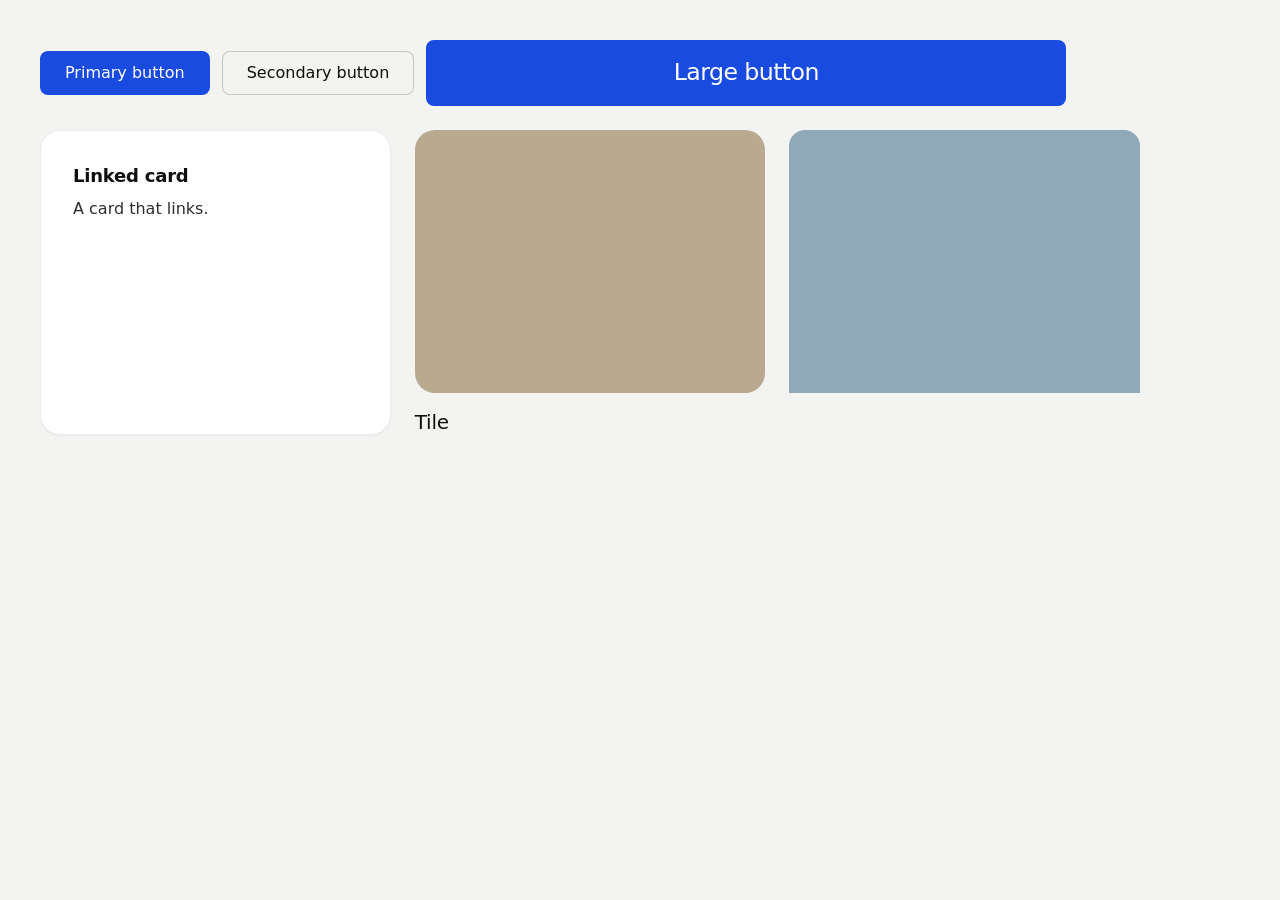
<file: site/assets/motion/_hover-test.html>
<!doctype html>
<html lang="en">
<head>
<meta charset="utf-8"><meta name="viewport" content="width=device-width, initial-scale=1">
<title>Hover test</title>
<link rel="stylesheet" href="../system.css">
<link rel="stylesheet" href="../ui/cards.css">
<link rel="stylesheet" href="motion.css">
<style>:root{--bg:#f3f3f1;--card:#fff;--ink:#0f0f0e;--muted:#686863;--accent:#e5531c}body{background:var(--bg);color:var(--ink);padding:40px}.row{display:grid;grid-template-columns:repeat(3,1fr);gap:24px;max-width:1100px}</style>
</head>
<body>
<main>
<div class="btn-row" style="margin-bottom:24px"><a class="btn btn--primary" href="#p">Primary button</a><a class="btn btn--secondary" href="#s">Secondary button</a><a class="btn btn--primary btn--xl" href="#x">Large button</a></div>
<div class="row">
  <a class="card" id="c1" href="#a"><h3>Linked card</h3><p>A card that links.</p></a>
  <a class="tile" id="t1" href="#b"><div class="tile__media"><img id="i1" alt="" src="data:image/svg+xml,%3Csvg xmlns='http://www.w3.org/2000/svg' width='400' height='300'%3E%3Crect width='400' height='300' fill='%23b9a98f'/%3E%3C/svg%3E"></div><div class="tile__head"><h3>Tile</h3></div></a>
  <div class="m-zoom" id="z1" style="border-radius:16px"><img id="i2" alt="" style="display:block;width:100%" src="data:image/svg+xml,%3Csvg xmlns='http://www.w3.org/2000/svg' width='400' height='300'%3E%3Crect width='400' height='300' fill='%238fa9b9'/%3E%3C/svg%3E"></div>
</div>
</main>
</body>
</html>
</file>
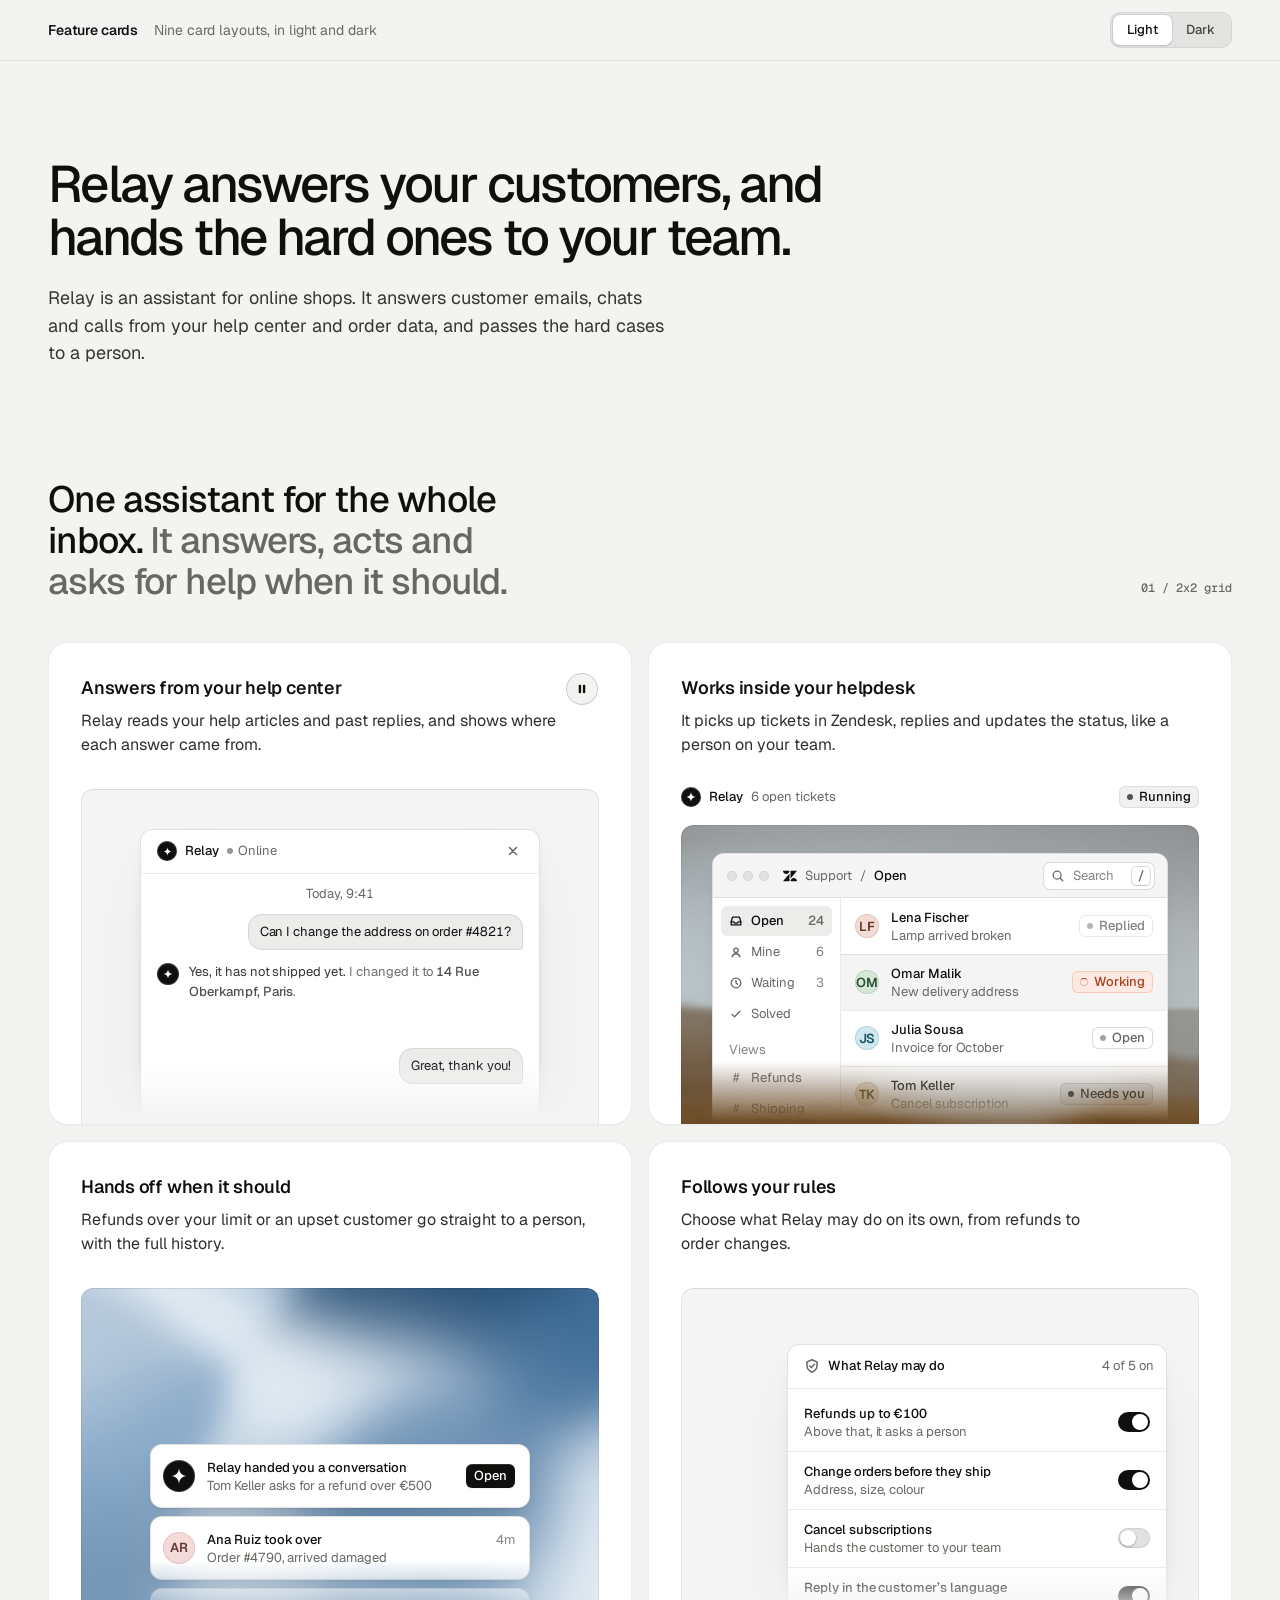
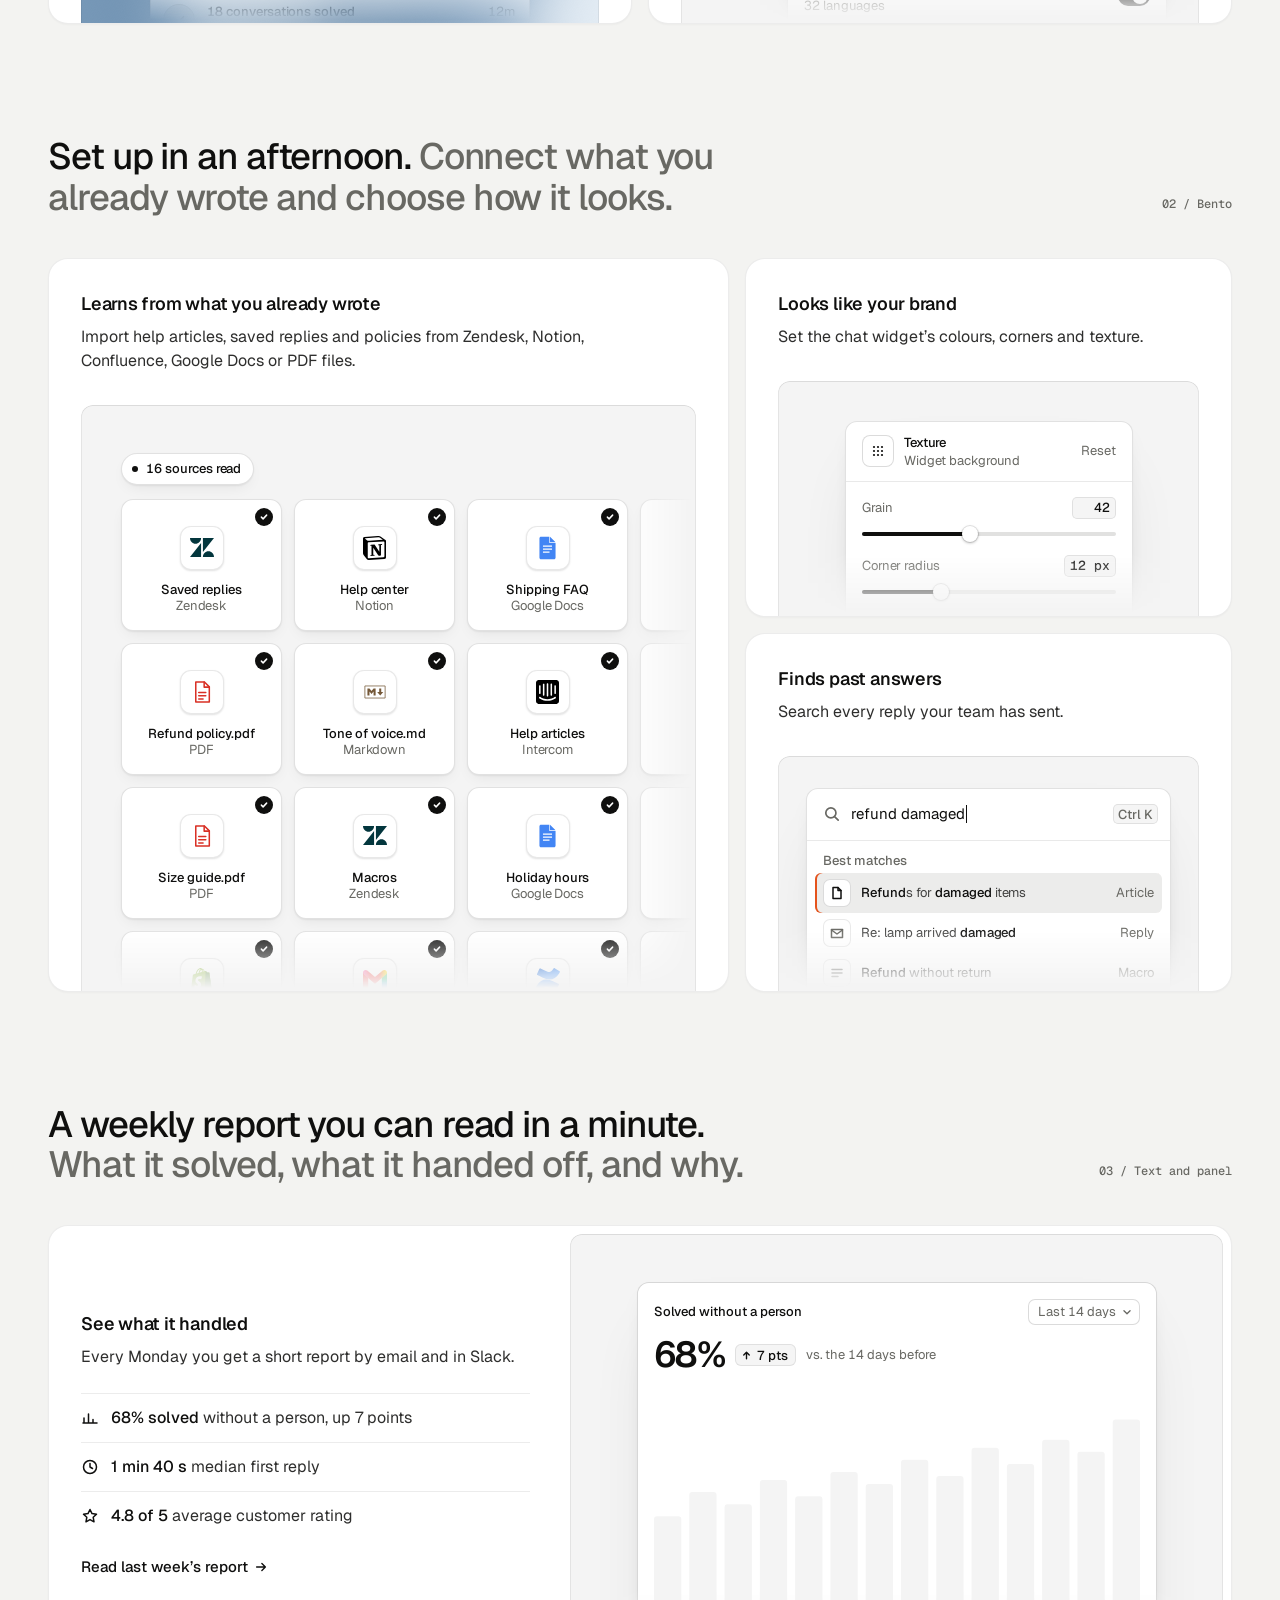
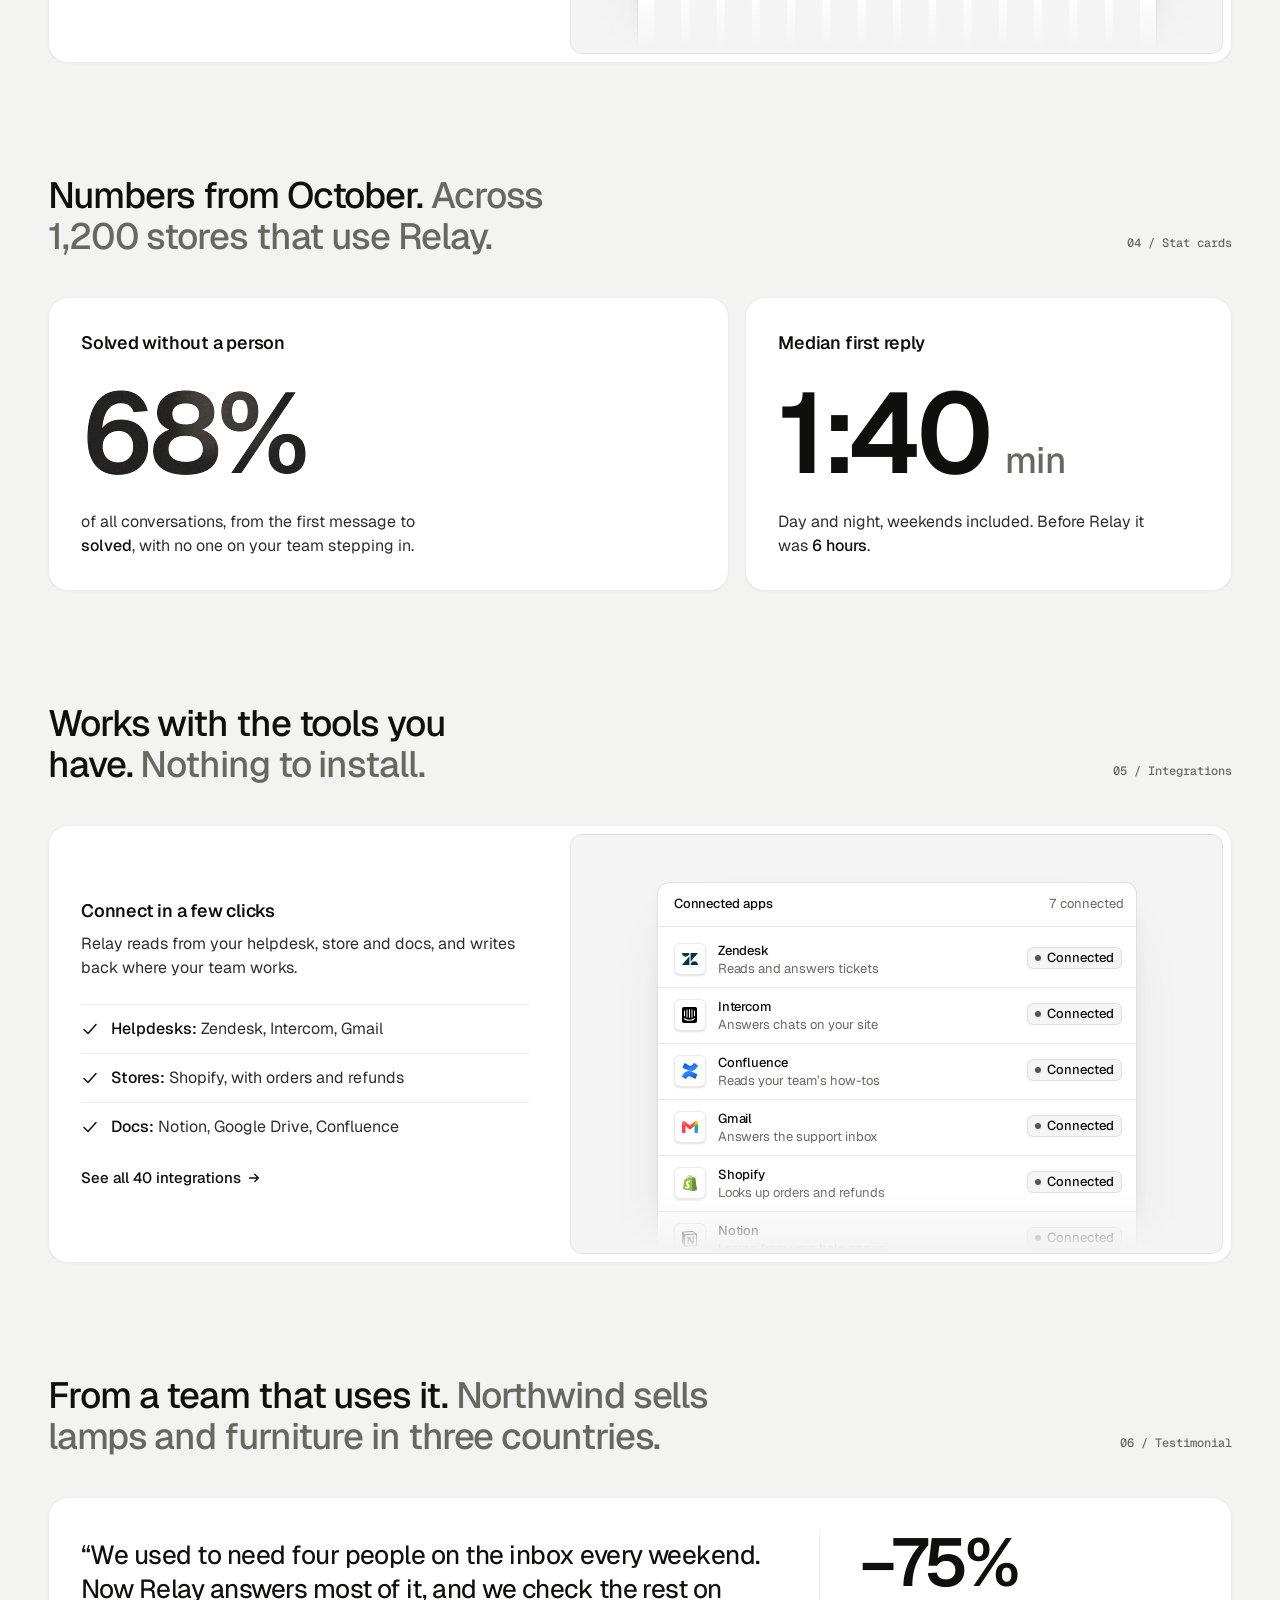
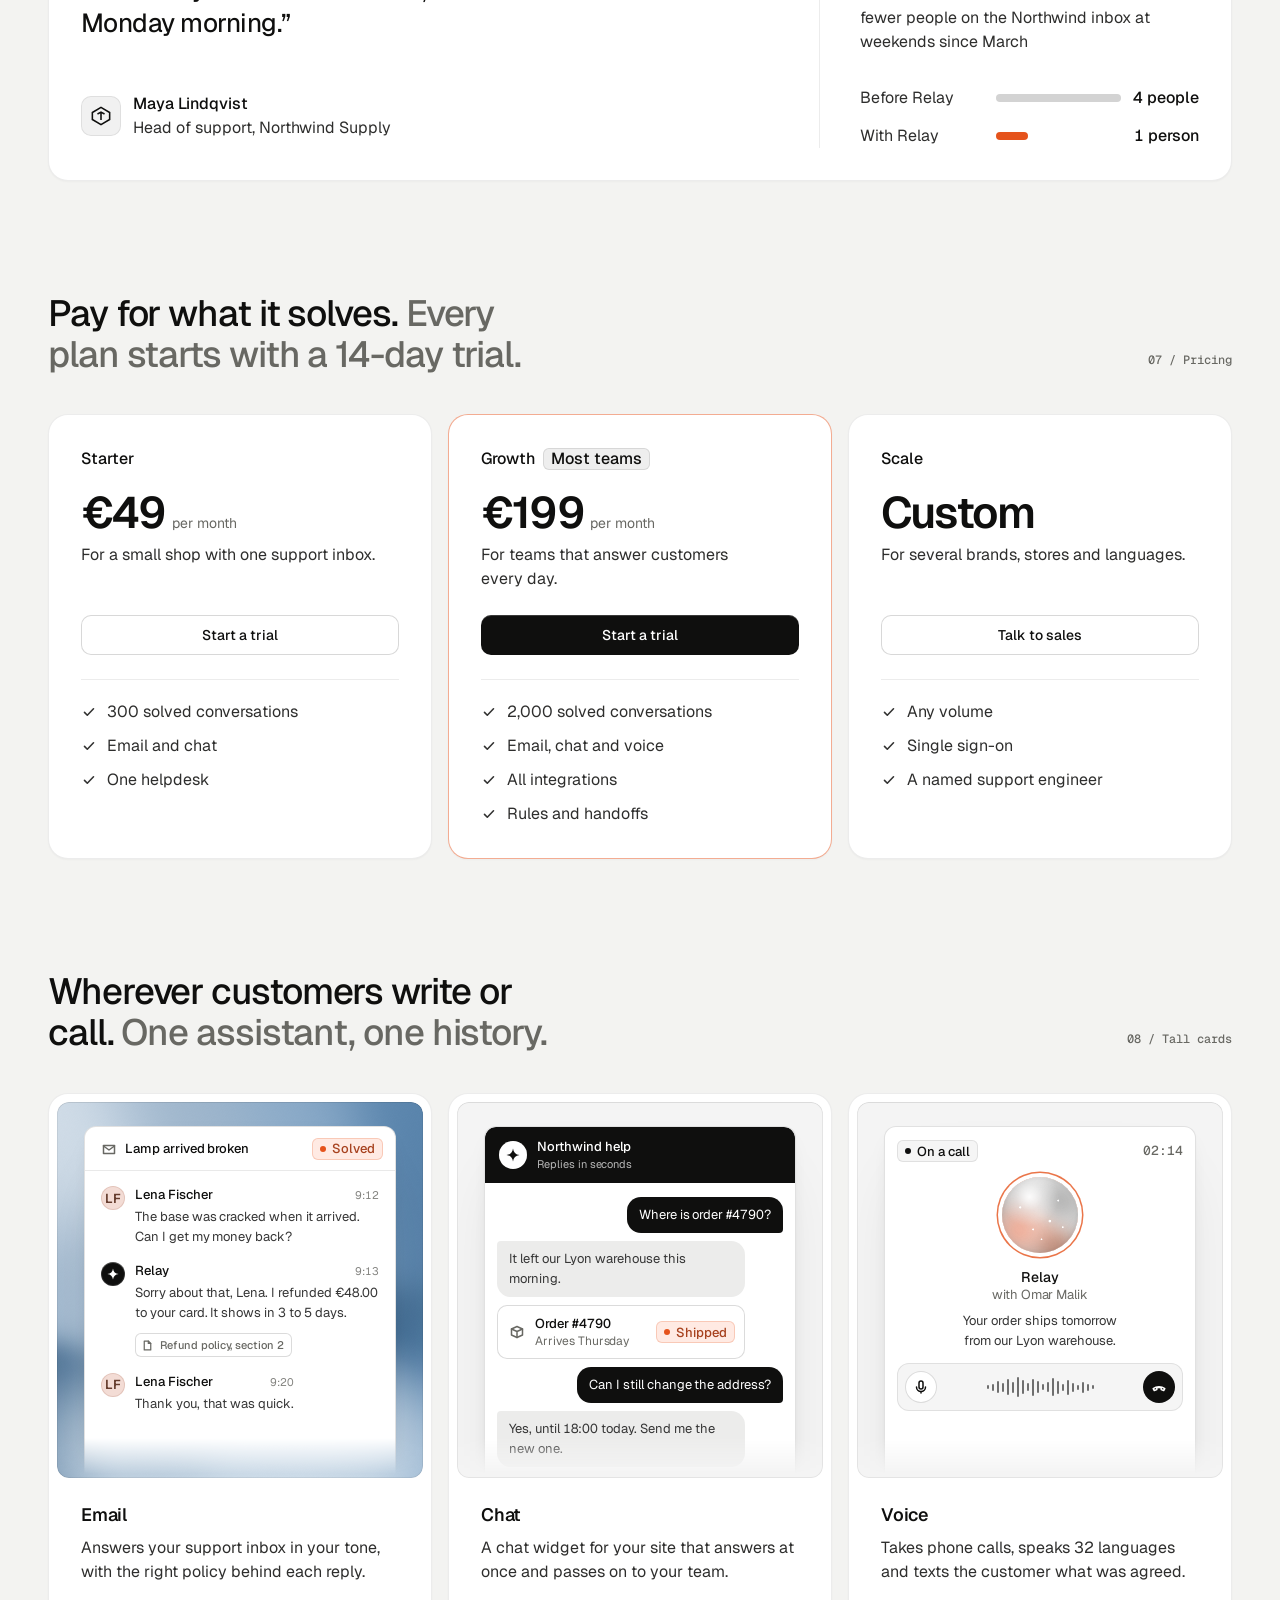
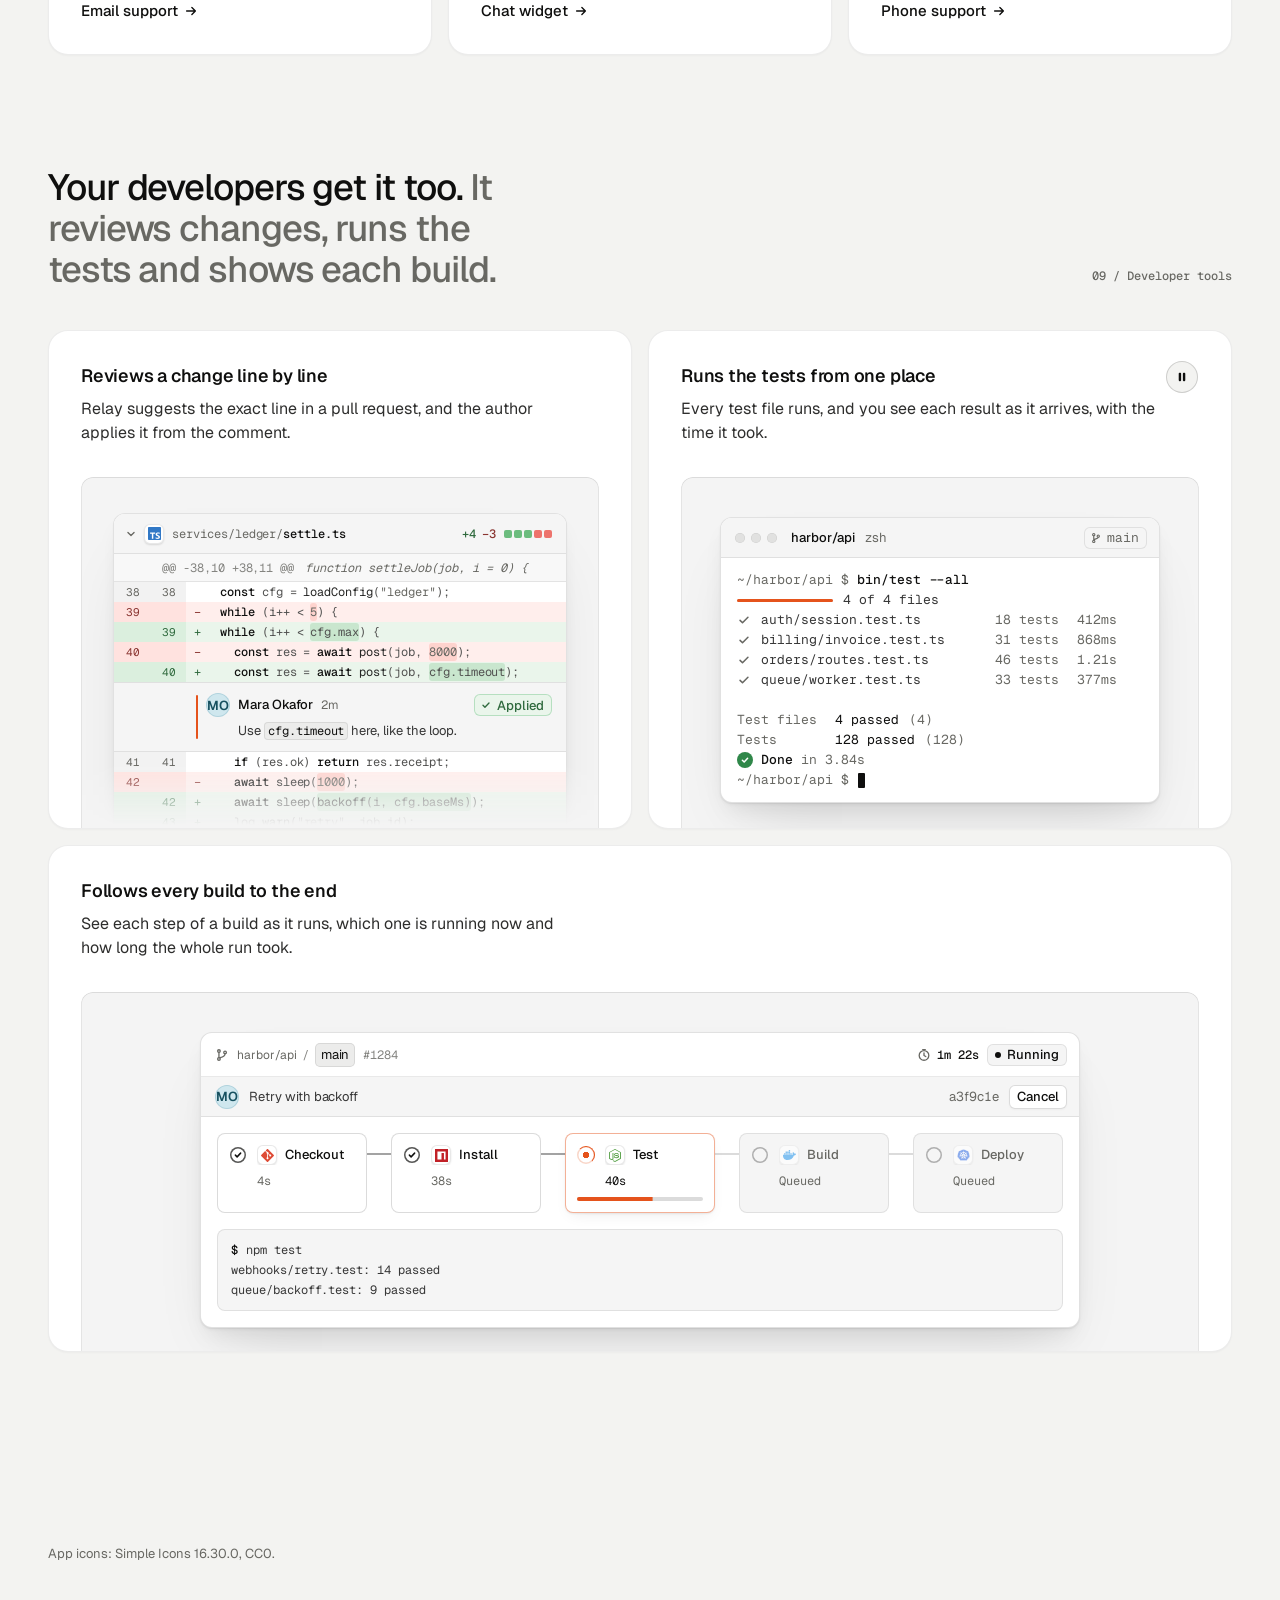
<file: site/assets/ui/cards.html>
<!doctype html>
<html lang="en" data-theme="light">
<head>
<script>window.__tpGlMax = 16;   /* a gallery shows many live effects at once; a page of a site keeps the default 4 (fx.js) */</script>
<meta charset="utf-8">
<meta name="viewport" content="width=device-width, initial-scale=1">
<title>Feature cards</title>
<meta name="description" content="Nine feature-card layouts from the taste-skill kit: effect grounds drawn in code with real product UI on top, in light and dark.">
<link rel="preconnect" href="https://fonts.googleapis.com">
<link rel="preconnect" href="https://fonts.gstatic.com" crossorigin>
<link href="https://fonts.googleapis.com/css2?family=Geist:wght@300..700&family=Geist+Mono:wght@400;500&display=swap" rel="stylesheet">
<link rel="stylesheet" href="base.css">
<link rel="stylesheet" href="cards.css">
<style>
  /* the two page palettes; every colour of the cards, effects and fragments comes from these */
  :root {
    --font-text: "Geist", system-ui, sans-serif;
    --font-display: "Geist", system-ui, sans-serif;
    --font-mono: "Geist Mono", ui-monospace, monospace;
  }
  [data-theme="light"] {
    --bg: #f3f3f1; --card: #ffffff; --ink: #0f0f0e; --muted: #686863; --accent: #e5531c; --accent-ink: #ffffff;
    --g-bg: #e9e8e4; --g-surface: #f6f5f2; --frag: #ffffff;
    --sky: #86a6c8; --sand: #c9a679; --sage: #8fa98d; --warm: #c9a679;
  }
  [data-theme="dark"] {
    --bg: #070708; --card: #151517; --ink: #f2f2ef; --muted: #8f9094; --accent: #ff7a3c; --accent-ink: #120c08;
    --g-bg: #0e0e10; --g-surface: #1b1c1f; --frag: #1c1d20;
    --sky: #7d9bbd; --sand: #c4a173; --sage: #87a184; --warm: #9c9689;
  }
  * { box-sizing: border-box; }
  html, body { margin: 0; }
  body { font-family: var(--font-text); background: var(--bg); color: var(--ink); -webkit-font-smoothing: antialiased; transition: background-color 300ms ease; }
  ::selection { background: color-mix(in oklab, var(--accent) 30%, transparent); }

  /* every effect ground reads these (the panel's own hue in --hue). A ground that holds UI also takes a
     lit data-fx-palette of its own, the same on both themes: on the dark page it is the bright picture
     behind the dark UI (x.ai), on the light page a clear step darker than the white UI */
  .panel, .panel__screen, .fxg {
    --fx-bg: var(--g-bg); --fx-surface: var(--g-surface); --fx-ink: var(--ink); --fx-muted: var(--muted);
    --fx-accent: var(--hue, var(--sky)); --fx-accent-ink: var(--accent-ink); --calm: var(--g-bg);
  }

  /* page frame */
  .top { position: sticky; top: 0; z-index: 20; background: color-mix(in oklab, var(--bg) 86%, transparent); backdrop-filter: blur(14px); -webkit-backdrop-filter: blur(14px); border-bottom: 1px solid color-mix(in oklab, var(--ink) 8%, transparent); }
  .top__in { max-width: 1232px; margin: 0 auto; padding: 0 24px; height: 60px; display: flex; align-items: center; gap: 16px; font-size: 14px; line-height: 20px; }
  .top__name { font-weight: 560; letter-spacing: -0.01em; }
  .top__note { color: var(--muted); }
  .top__sp { flex: 1; }
  .seg { display: inline-flex; padding: 3px; border-radius: 10px; background: color-mix(in oklab, var(--ink) 6%, var(--bg)); box-shadow: inset 0 0 0 1px color-mix(in oklab, var(--ink) 6%, transparent); }
  .seg button { font: inherit; font-size: 13px; font-weight: 500; border: 0; background: none; color: color-mix(in oklab, var(--ink) 72%, var(--bg)); height: 30px; padding: 0 14px; border-radius: 7px; cursor: pointer; }
  .seg button[aria-pressed="true"] { background: var(--card); color: var(--ink); box-shadow: 0 0 0 1px color-mix(in oklab, var(--ink) 8%, transparent), 0 1px 2px rgb(0 0 0 / .1); }
  .top__in a { color: var(--ink); text-decoration: none; font-weight: 500; }

  .wrap { max-width: 1232px; margin: 0 auto; padding: 0 24px; }
  .sec { padding: 56px 0; }
  .sec:last-of-type { padding-bottom: 128px; }
  .intro + .sec { padding-top: 112px; }
  .sec__head { display: flex; align-items: flex-end; justify-content: space-between; gap: 32px; margin-bottom: 40px; }
  .sec__head h2 { margin: 0; max-width: 720px; font-size: clamp(30px, 1.6vw + 16px, 40px); line-height: 1.12; letter-spacing: -0.03em; font-weight: 500; text-wrap: balance; }
  .sec__head h2 span { color: var(--muted); }
  .sec__tag { flex: none; font: 500 12px/16px var(--font-mono); color: var(--muted); padding-bottom: 6px; }
  .intro { padding: 96px 0 0; }
  .intro h1 { margin: 0; max-width: 820px; font-size: clamp(38px, 2.6vw + 18px, 56px); line-height: 1.04; letter-spacing: -0.04em; font-weight: 500; text-wrap: balance; }
  .intro p { margin: 20px 0 0; max-width: 620px; font-size: 18px; line-height: 1.55; color: color-mix(in oklab, var(--ink) 80%, var(--bg)); text-wrap: pretty; }

  /* layouts */
  .g2 { display: grid; grid-template-columns: repeat(2, minmax(0, 1fr)); gap: 16px; }
  .bento { display: grid; grid-template-columns: minmax(0, 7fr) minmax(0, 5fr); grid-template-rows: auto auto; gap: 16px; }
  .bento > :first-child { grid-row: span 2; }
  .bento > :first-child .panel { --p-h: 520px; }
  .bento > :not(:first-child) .panel { --p-h: 236px; }
  .g-stat { display: grid; grid-template-columns: minmax(0, 7fr) minmax(0, 5fr); gap: 16px; }
  .g3 { display: grid; grid-template-columns: repeat(3, minmax(0, 1fr)); gap: 16px; }
  .g2 .panel { --p-h: 336px; }

  /* stat cards (Figma's "64%"): a title, one big number and a caption, no picture under it; both numbers share
     one size and one box (cards.css), so the captions start level. The 68% is filled with a still grain */
  .card--stat { --knock-size: clamp(96px, 7vw + 24px, 128px); }
  .card--stat .knock, .card--stat .stat__num { margin-top: 20px; }
  .card--stat .stat__label { margin-top: 16px; max-width: 34ch; }

  /* testimonial: the quote beside one result */
  .card--quote { display: grid; grid-template-columns: minmax(0, 1fr) minmax(0, 380px); gap: 40px; align-items: stretch; }
  .card--quote .card__body { display: flex; flex-direction: column; justify-content: space-between; padding: 8px 0; }

  /* tall cards: the panel on top, each on its own ground; the fragment starts at the top inset and its
     window runs off the panel's bottom edge (.to-edge) */
  .g3 .panel--top { aspect-ratio: auto; height: 376px; min-height: 0; }

  /* inline fragments for the tall cards (built from base.css, as the skill asks for pieces the kit lacks) */
  .mail { width: 100%; overflow: hidden; }
  .mail__bar { display: flex; align-items: center; gap: 8px; height: 44px; padding: 0 12px 0 16px; border-bottom: 1px solid var(--u-line); }
  .mail__bar .ui-icon { color: var(--u-muted); }
  .mail__subj { flex: 1; min-width: 0; font-size: 13px; font-weight: 500; line-height: 20px; white-space: nowrap; overflow: hidden; text-overflow: ellipsis; }
  .mail__msg { display: flex; gap: 10px; padding: 14px 16px 0; }
  .mail__msg > .ui-agent, .mail__msg > .ui-avatar { margin-top: 1px; }
  .mail__col { min-width: 0; }
  .mail__who { display: flex; align-items: baseline; gap: 8px; font-size: 13px; line-height: 20px; }
  .mail__who b { font-weight: 500; }
  .mail__who time { margin-left: auto; font-size: 11px; color: var(--u-soft); }
  .mail__text { margin-top: 2px; font-size: 13px; line-height: 20px; color: var(--u-text-2); }
  .mail__cite { display: inline-flex; align-items: center; gap: 6px; height: 24px; margin-top: 10px; padding: 0 8px 0 6px; border-radius: 6px; font-size: 11px; font-weight: 500; color: var(--u-muted); box-shadow: inset 0 0 0 1px var(--u-line-2); }
  .mail__cite .ui-icon { width: 13px; height: 13px; }
  .widget { width: 100%; overflow: hidden; }
  .widget__head { display: flex; align-items: center; gap: 10px; height: 56px; padding: 0 14px; background: var(--u-ink); color: var(--u-bg); border-radius: calc(var(--u-r) - 1px) calc(var(--u-r) - 1px) 0 0; }
  .widget__head .ui-agent { width: 28px; height: 28px; background: var(--u-bg); }
  .widget__head .ui-agent::after { background: var(--u-ink); }
  .widget__head b { display: block; font-size: 13px; font-weight: 500; line-height: 18px; }
  .widget__head small { display: block; font-size: 11px; line-height: 16px; opacity: .7; }
  .widget__body { display: grid; grid-template-columns: minmax(0, 1fr); gap: 8px; padding: 14px 12px; }
  .widget__bot, .widget__me { max-width: min(248px, 88%); padding: 8px 12px; font-size: 13px; line-height: 20px; }
  .widget__bot { justify-self: start; border-radius: 4px 14px 14px 14px; background: var(--u-fill-2); color: var(--u-text-2); }
  .widget__me { justify-self: end; border-radius: 14px 14px 4px 14px; background: var(--u-ink); color: var(--u-bg); }
  .widget__order { display: flex; align-items: center; gap: 10px; justify-self: start; width: min(248px, 100%); padding: 10px 10px 10px 12px; border-radius: 10px; background: var(--u-bg); box-shadow: inset 0 0 0 1px var(--u-line-2); }
  .widget__order > .ui-icon { color: var(--u-muted); }
  .widget__order > span:not(.ui-chip) { display: grid; flex: 1; min-width: 0; }
  .widget__order b { font-size: 13px; font-weight: 500; line-height: 18px; }
  .widget__order small { font-size: 12px; line-height: 16px; color: var(--u-muted); }


  /* developer tools: the terminal needs 352px of panel (40px down, 24px of ground under it), the board 360px */
  .g2--dev .panel { --p-h: 352px; }
  .card--wide .panel { --p-h: 360px; }

  .foot { padding-block: 64px 96px; color: var(--muted); font-size: 13px; line-height: 20px; }

  @media (max-width: 1023px) {
    .bento, .g-stat { grid-template-columns: minmax(0, 1fr); }
    .bento > :first-child { grid-row: auto; }
    .bento > :first-child .panel { --p-h: 420px; }
    /* tablet: cards with a panel take the full row, so no row is ever half empty */
    .g2, .g3 { grid-template-columns: minmax(0, 1fr); }
    .card--quote { grid-template-columns: minmax(0, 1fr); gap: 32px; }
  }
  @media (max-width: 760px) {
    .g2, .g3 { grid-template-columns: minmax(0, 1fr); }
    .sec { padding-block: 40px; }
    .intro + .sec { padding-top: 80px; }
    .sec__head { margin-bottom: 28px; }
    .sec__tag { display: none; }
    .intro { padding-top: 56px; }
    .top__note { display: none; }
    .wrap, .top__in { padding: 0 16px; }
    .g2 .panel { --p-h: 320px; }
    .bento > :first-child .panel { --p-h: 380px; }
    /* the small bento fragments are about 250px tall and start 24px down: a 240px panel cuts them by
       30px or more, through the fade (never a sliver of ground under them) */
    .bento > :not(:first-child) .panel { --p-h: 240px; }
    .g3 .panel--top { height: 360px; }
    .g2--dev .panel { --p-h: 372px; }
    .card--wide .panel { --p-h: 372px; }
  }
</style>
</head>
<body>
<header class="top">
  <div class="top__in">
    <span class="top__name">Feature cards</span>
    <span class="top__note">Nine card layouts, in light and dark</span>
    <span class="top__sp"></span>
    <div class="seg" role="group" aria-label="Theme">
      <button type="button" data-set-theme="light" aria-pressed="true">Light</button>
      <button type="button" data-set-theme="dark" aria-pressed="false">Dark</button>
    </div>
  </div>
</header>

<main class="wrap">
  <section class="intro">
    <h1>Relay answers your customers, and hands the hard ones to your team.</h1>
    <p>Relay is an assistant for online shops. It answers customer emails, chats and calls from your help center and order data, and passes the hard cases to a person.</p>
  </section>

  <!-- 1. 2x2 grid ------------------------------------------------------------------------- -->
  <section class="sec" id="grid">
    <div class="sec__head">
      <h2>One assistant for the whole inbox. <span>It answers, acts and asks for help when it should.</span></h2>
      <span class="sec__tag">01 / 2x2 grid</span>
    </div>
    <div class="g2">
      <article class="card card--row">
        <h3>Answers from your help center</h3>
        <p>Relay reads your help articles and past replies, and shows where each answer came from.</p>
        <div class="panel" data-fx="gradient-mesh" data-fx-seed="5" data-fx-palette='{"bg":"#d9ccb7","surface":"#e9e0d2","ink":"#2a2622","muted":"#6f675c","accent":"#a8794a"}' data-fx-params='{"speed":0,"calm":0.2,"calmX":0.45,"calmY":0.95,"tint":0.6,"relief":0.35}' style="--calm-k:0%">
          <div class="stage stage--fade-b"><div class="at-rise fit to-edge" style="--ax:32px;--ay:40px;--fit-max:400px" data-ui-load="chat" data-ui-loop></div></div>
        </div>
      </article>
      <article class="card card--row">
        <h3>Works inside your helpdesk</h3>
        <p>It picks up tickets in Zendesk, replies and updates the status, like a person on your team.</p>
        <div class="panel panel--device">
          <div class="panel__bar"><span class="ui-agent" aria-hidden="true"></span><span>Relay</span><span class="muted">6 open tickets</span><span class="sp"></span><span class="panel__status"><i></i>Running</span></div>
          <div class="panel__screen" data-fx="painterly-landscape" data-fx-seed="8" data-fx-palette='{"bg":"#a3b0b6","accent":"#c49a6c"}' data-fx-params='{"blur":1,"brush":0.35,"slope":0,"hillY":0.3,"horizon":0.62,"calm":0.2,"calmX":0.6,"calmY":0.8,"drift":0,"side":1}' style="--calm-k:0%">
            <div class="stage stage--fade-b"><div class="at-corner fit" style="--ax:24px;--ay:28px;--fit-max:456px" data-ui-load="window" data-ui-opts='{"compact":true}'></div></div>
          </div>
        </div>
      </article>
      <article class="card card--row">
        <h3>Hands off when it should</h3>
        <p>Refunds over your limit or an upset customer go straight to a person, with the full history.</p>
        <div class="panel" data-fx="gradient-mesh" data-fx-seed="14" data-fx-palette='{"bg":"#c6d3df","surface":"#d6e0e9","ink":"#25303a","muted":"#5d6873","accent":"#3f6a92"}' data-fx-params='{"speed":0,"calm":0.15,"calmX":0.4,"calmY":0.95,"tint":0.6,"relief":0.35}' style="--calm-k:0%">
          <div class="stage stage--fade-b"><div class="at-rise fit" style="--ax:32px;--ay:calc(100% - 180px);--ay-sm:calc(100% - 180px);--fit-max:380px" data-ui-load="notify"></div></div>
        </div>
      </article>
      <article class="card card--row">
        <h3>Follows your rules</h3>
        <p>Choose what Relay may do on its own, from refunds to order changes.</p>
        <div class="panel" data-fx="gradient-mesh" data-fx-seed="21" data-fx-palette='{"bg":"#cdd6c6","surface":"#dce3d6","ink":"#262d24","muted":"#5f6a5a","accent":"#6c8e63"}' data-fx-params='{"speed":0,"calm":0.2,"calmX":0.6,"calmY":0.95,"tint":0.6,"relief":0.35}' style="--calm-k:0%">
          <div class="stage stage--fade-b"><div class="at-right" style="--ax:32px;--ay:56px" data-ui-load="toggles"></div></div>
        </div>
      </article>
    </div>
  </section>

  <!-- 2. bento ------------------------------------------------------------------------------ -->
  <section class="sec" id="bento">
    <div class="sec__head">
      <h2>Set up in an afternoon. <span>Connect what you already wrote and choose how it looks.</span></h2>
      <span class="sec__tag">02 / Bento</span>
    </div>
    <div class="bento">
      <article class="card">
        <h3>Learns from what you already wrote</h3>
        <p>Import help articles, saved replies and policies from Zendesk, Notion, Confluence, Google Docs or PDF files.</p>
        <div class="panel" data-fx="grain-gradient" data-fx-seed="31" data-fx-palette='{"bg":"#d9ccb7","surface":"#e9e0d2","ink":"#2a2622","muted":"#6f675c","accent":"#a8794a"}' data-fx-params='{"speed":0,"grainMotion":0,"calm":0.2,"calmX":0.3,"calmY":0.35,"tint":0.6,"contrast":0.55}' style="--calm-k:0%">
          <div class="stage stage--fade-br"><div class="at-corner wide" style="--ax:40px;--ay:48px;--w:680px">
            <div class="ui ui-files" data-ui="files" data-reading="Reading source {n} of {total}">
              <div class="ui-files__status"><span class="ui-dot"></span><span data-files-status>16 sources read</span></div>
              <ul class="ui-files__grid">
                <li class="ui-file is-done"><span class="ui-file__icon"><img src="icons/zendesk.svg" alt=""></span><span class="ui-file__name">Saved replies</span><span class="ui-file__kind">Zendesk</span><span class="ui-file__bar"><i></i></span><span class="ui-file__check"><svg viewBox="0 0 16 16" aria-hidden="true"><path d="m4.5 8.2 2.3 2.3 4.7-5" fill="none" stroke="currentColor" stroke-width="2" stroke-linecap="round" stroke-linejoin="round"/></svg></span></li>
                <li class="ui-file is-done"><span class="ui-file__icon"><img src="icons/notion.svg" alt=""></span><span class="ui-file__name">Help center</span><span class="ui-file__kind">Notion</span><span class="ui-file__bar"><i></i></span><span class="ui-file__check"><svg viewBox="0 0 16 16" aria-hidden="true"><path d="m4.5 8.2 2.3 2.3 4.7-5" fill="none" stroke="currentColor" stroke-width="2" stroke-linecap="round" stroke-linejoin="round"/></svg></span></li>
                <li class="ui-file is-done"><span class="ui-file__icon"><img src="icons/google-docs.svg" alt=""></span><span class="ui-file__name">Shipping FAQ</span><span class="ui-file__kind">Google Docs</span><span class="ui-file__bar"><i></i></span><span class="ui-file__check"><svg viewBox="0 0 16 16" aria-hidden="true"><path d="m4.5 8.2 2.3 2.3 4.7-5" fill="none" stroke="currentColor" stroke-width="2" stroke-linecap="round" stroke-linejoin="round"/></svg></span></li>
                <li class="ui-file is-done"><span class="ui-file__icon"><img src="icons/confluence.svg" alt=""></span><span class="ui-file__name">Returns process</span><span class="ui-file__kind">Confluence</span><span class="ui-file__bar"><i></i></span><span class="ui-file__check"><svg viewBox="0 0 16 16" aria-hidden="true"><path d="m4.5 8.2 2.3 2.3 4.7-5" fill="none" stroke="currentColor" stroke-width="2" stroke-linecap="round" stroke-linejoin="round"/></svg></span></li>
                <li class="ui-file is-done"><span class="ui-file__icon"><svg class="ui-file__glyph" viewBox="0 0 24 24" aria-hidden="true"><path d="M6.25 2.75h8L18.75 7.25v14H6.25z"/><path d="M14 2.75v4.75h4.75M9 12.5h6.5M9 15.5h6.5M9 18.5h4"/></svg></span><span class="ui-file__name">Refund policy.pdf</span><span class="ui-file__kind">PDF</span><span class="ui-file__bar"><i></i></span><span class="ui-file__check"><svg viewBox="0 0 16 16" aria-hidden="true"><path d="m4.5 8.2 2.3 2.3 4.7-5" fill="none" stroke="currentColor" stroke-width="2" stroke-linecap="round" stroke-linejoin="round"/></svg></span></li>
                <li class="ui-file is-done"><span class="ui-file__icon"><img src="icons/md.svg" alt=""></span><span class="ui-file__name">Tone of voice.md</span><span class="ui-file__kind">Markdown</span><span class="ui-file__bar"><i></i></span><span class="ui-file__check"><svg viewBox="0 0 16 16" aria-hidden="true"><path d="m4.5 8.2 2.3 2.3 4.7-5" fill="none" stroke="currentColor" stroke-width="2" stroke-linecap="round" stroke-linejoin="round"/></svg></span></li>
                <li class="ui-file is-done"><span class="ui-file__icon"><img src="icons/intercom.svg" alt=""></span><span class="ui-file__name">Help articles</span><span class="ui-file__kind">Intercom</span><span class="ui-file__bar"><i></i></span><span class="ui-file__check"><svg viewBox="0 0 16 16" aria-hidden="true"><path d="m4.5 8.2 2.3 2.3 4.7-5" fill="none" stroke="currentColor" stroke-width="2" stroke-linecap="round" stroke-linejoin="round"/></svg></span></li>
                <li class="ui-file is-done"><span class="ui-file__icon"><img src="icons/google-drive.svg" alt=""></span><span class="ui-file__name">Warranty terms</span><span class="ui-file__kind">Google Drive</span><span class="ui-file__bar"><i></i></span><span class="ui-file__check"><svg viewBox="0 0 16 16" aria-hidden="true"><path d="m4.5 8.2 2.3 2.3 4.7-5" fill="none" stroke="currentColor" stroke-width="2" stroke-linecap="round" stroke-linejoin="round"/></svg></span></li>
                <li class="ui-file is-done"><span class="ui-file__icon"><svg class="ui-file__glyph" viewBox="0 0 24 24" aria-hidden="true"><path d="M6.25 2.75h8L18.75 7.25v14H6.25z"/><path d="M14 2.75v4.75h4.75M9 12.5h6.5M9 15.5h6.5M9 18.5h4"/></svg></span><span class="ui-file__name">Size guide.pdf</span><span class="ui-file__kind">PDF</span><span class="ui-file__bar"><i></i></span><span class="ui-file__check"><svg viewBox="0 0 16 16" aria-hidden="true"><path d="m4.5 8.2 2.3 2.3 4.7-5" fill="none" stroke="currentColor" stroke-width="2" stroke-linecap="round" stroke-linejoin="round"/></svg></span></li>
                <li class="ui-file is-done"><span class="ui-file__icon"><img src="icons/zendesk.svg" alt=""></span><span class="ui-file__name">Macros</span><span class="ui-file__kind">Zendesk</span><span class="ui-file__bar"><i></i></span><span class="ui-file__check"><svg viewBox="0 0 16 16" aria-hidden="true"><path d="m4.5 8.2 2.3 2.3 4.7-5" fill="none" stroke="currentColor" stroke-width="2" stroke-linecap="round" stroke-linejoin="round"/></svg></span></li>
                <li class="ui-file is-done"><span class="ui-file__icon"><img src="icons/google-docs.svg" alt=""></span><span class="ui-file__name">Holiday hours</span><span class="ui-file__kind">Google Docs</span><span class="ui-file__bar"><i></i></span><span class="ui-file__check"><svg viewBox="0 0 16 16" aria-hidden="true"><path d="m4.5 8.2 2.3 2.3 4.7-5" fill="none" stroke="currentColor" stroke-width="2" stroke-linecap="round" stroke-linejoin="round"/></svg></span></li>
                <li class="ui-file is-done"><span class="ui-file__icon"><img src="icons/notion.svg" alt=""></span><span class="ui-file__name">Product specs</span><span class="ui-file__kind">Notion</span><span class="ui-file__bar"><i></i></span><span class="ui-file__check"><svg viewBox="0 0 16 16" aria-hidden="true"><path d="m4.5 8.2 2.3 2.3 4.7-5" fill="none" stroke="currentColor" stroke-width="2" stroke-linecap="round" stroke-linejoin="round"/></svg></span></li>
                <li class="ui-file is-done"><span class="ui-file__icon"><img src="icons/shopify.svg" alt=""></span><span class="ui-file__name">Product catalogue</span><span class="ui-file__kind">Shopify</span><span class="ui-file__bar"><i></i></span><span class="ui-file__check"><svg viewBox="0 0 16 16" aria-hidden="true"><path d="m4.5 8.2 2.3 2.3 4.7-5" fill="none" stroke="currentColor" stroke-width="2" stroke-linecap="round" stroke-linejoin="round"/></svg></span></li>
                <li class="ui-file is-done"><span class="ui-file__icon"><img src="icons/gmail.svg" alt=""></span><span class="ui-file__name">Order emails</span><span class="ui-file__kind">Gmail</span><span class="ui-file__bar"><i></i></span><span class="ui-file__check"><svg viewBox="0 0 16 16" aria-hidden="true"><path d="m4.5 8.2 2.3 2.3 4.7-5" fill="none" stroke="currentColor" stroke-width="2" stroke-linecap="round" stroke-linejoin="round"/></svg></span></li>
                <li class="ui-file is-done"><span class="ui-file__icon"><img src="icons/confluence.svg" alt=""></span><span class="ui-file__name">Escalation rules</span><span class="ui-file__kind">Confluence</span><span class="ui-file__bar"><i></i></span><span class="ui-file__check"><svg viewBox="0 0 16 16" aria-hidden="true"><path d="m4.5 8.2 2.3 2.3 4.7-5" fill="none" stroke="currentColor" stroke-width="2" stroke-linecap="round" stroke-linejoin="round"/></svg></span></li>
                <li class="ui-file is-done"><span class="ui-file__icon"><svg class="ui-file__glyph" viewBox="0 0 24 24" aria-hidden="true"><path d="M6.25 2.75h8L18.75 7.25v14H6.25z"/><path d="M14 2.75v4.75h4.75M9 12.5h6.5M9 15.5h6.5M9 18.5h4"/></svg></span><span class="ui-file__name">Care guide.pdf</span><span class="ui-file__kind">PDF</span><span class="ui-file__bar"><i></i></span><span class="ui-file__check"><svg viewBox="0 0 16 16" aria-hidden="true"><path d="m4.5 8.2 2.3 2.3 4.7-5" fill="none" stroke="currentColor" stroke-width="2" stroke-linecap="round" stroke-linejoin="round"/></svg></span></li>
              </ul>
            </div>
          </div></div>
        </div>
      </article>
      <article class="card">
        <h3>Looks like your brand</h3>
        <p>Set the chat widget&rsquo;s colours, corners and texture.</p>
        <div class="panel" data-fx="grain-gradient" data-fx-live data-fx-seed="47" data-fx-palette='{"bg":"#d9ccb7","surface":"#e9e0d2","ink":"#2a2622","muted":"#6f675c","accent":"#a8794a"}' data-fx-params='{"speed":0,"grainMotion":0,"calm":0.15,"calmX":0.5,"calmY":0.5,"tint":0.7,"contrast":0.7,"grain":0.42}' style="--calm-k:0%">
          <div class="stage stage--fade-b"><div class="at-rise fit" style="--ax:max(24px, 50% - 144px);--ay:40px;--fit-max:288px" data-ui-load="slider" data-ui-opts='{"drive":{"param":"grain","min":0.1,"max":1}}' data-ui-loop></div></div>
        </div>
      </article>
      <article class="card">
        <h3>Finds past answers</h3>
        <p>Search every reply your team has sent.</p>
        <div class="panel" data-fx="grain-gradient" data-fx-seed="58" data-fx-palette='{"bg":"#d9ccb7","surface":"#e9e0d2","ink":"#2a2622","muted":"#6f675c","accent":"#a8794a"}' data-fx-params='{"speed":0,"grainMotion":0,"calm":0.2,"calmX":0.3,"calmY":0.6,"tint":0.6,"contrast":0.6}' style="--calm-k:0%">
          <div class="stage stage--fade-b"><div class="at-rise fit" style="--ax:28px;--ay:32px;--fit-max:400px">
            <div class="ui ui-panel ui-search" data-ui="search" data-ui-opts='{"queries":[{"q":"refund damaged","rows":[["<svg class=\"ui-icon\" viewBox=\"0 0 16 16\"><path d=\"M4 2.5h5l3 3v8H4z\"/><path d=\"M9 2.5v3h3\"/></svg>","<b>Refund</b>s for <b>damaged</b> items","Article"],["<svg class=\"ui-icon\" viewBox=\"0 0 16 16\"><path d=\"M2.5 4.5h11v8h-11z\"/><path d=\"m2.5 5 5.5 4 5.5-4\"/></svg>","Re: lamp arrived <b>damaged</b>","Reply"],["<svg class=\"ui-icon\" viewBox=\"0 0 16 16\"><path d=\"M3 4.5h10M3 8h10M3 11.5h6\"/></svg>","<b>Refund</b> without return","Macro"]]},{"q":"change address","rows":[["<svg class=\"ui-icon\" viewBox=\"0 0 16 16\"><path d=\"M4 2.5h5l3 3v8H4z\"/><path d=\"M9 2.5v3h3\"/></svg>","<b>Change</b> an order before it ships","Article"],["<svg class=\"ui-icon\" viewBox=\"0 0 16 16\"><path d=\"M2.5 4.5h11v8h-11z\"/><path d=\"m2.5 5 5.5 4 5.5-4\"/></svg>","Re: new delivery <b>address</b>","Reply"],["<svg class=\"ui-icon\" viewBox=\"0 0 16 16\"><path d=\"M3 4.5h10M3 8h10M3 11.5h6\"/></svg>","<b>Address</b> after dispatch","Macro"]]}]}'>
              <div class="ui-search__field">
                <svg class="ui-icon" viewBox="0 0 16 16" aria-hidden="true"><circle cx="7" cy="7" r="4.5"/><path d="m10.5 10.5 3 3"/></svg>
                <span class="ui-search__q"><span data-search-q>refund damaged</span><i class="ui-search__caret"></i></span>
                <kbd class="ui-search__kbd">Ctrl K</kbd>
              </div>
              <div class="ui-search__group">Best matches</div>
              <ul class="ui-search__list" data-search-list>
                <li class="ui-search__row is-sel"><span class="ui-search__ico"><svg class="ui-icon" viewBox="0 0 16 16"><path d="M4 2.5h5l3 3v8H4z"/><path d="M9 2.5v3h3"/></svg></span><span class="ui-search__t"><b>Refund</b>s for <b>damaged</b> items</span><span class="ui-search__m">Article</span></li>
                <li class="ui-search__row"><span class="ui-search__ico"><svg class="ui-icon" viewBox="0 0 16 16"><path d="M2.5 4.5h11v8h-11z"/><path d="m2.5 5 5.5 4 5.5-4"/></svg></span><span class="ui-search__t">Re: lamp arrived <b>damaged</b></span><span class="ui-search__m">Reply</span></li>
                <li class="ui-search__row"><span class="ui-search__ico"><svg class="ui-icon" viewBox="0 0 16 16"><path d="M3 4.5h10M3 8h10M3 11.5h6"/></svg></span><span class="ui-search__t"><b>Refund</b> without return</span><span class="ui-search__m">Macro</span></li>
              </ul>
              <div class="ui-search__foot"><span><kbd>&uarr;</kbd><kbd>&darr;</kbd> to move</span><span><kbd>Enter</kbd> to open</span></div>
            </div>
          </div></div>
        </div>
      </article>
    </div>
  </section>

  <!-- 3. text left, panel right -------------------------------------------------------------- -->
  <section class="sec" id="split">
    <div class="sec__head">
      <h2>A weekly report you can read in a minute. <span>What it solved, what it handed off, and why.</span></h2>
      <span class="sec__tag">03 / Text and panel</span>
    </div>
    <article class="card card--split">
      <div class="card__body">
        <h3 class="card__title">See what it handled</h3>
        <p class="card__text">Every Monday you get a short report by email and in Slack.</p>
        <ul class="card__points">
          <li><svg viewBox="0 0 18 18" fill="none" stroke="currentColor" stroke-width="1.5" stroke-linecap="round" stroke-linejoin="round"><path d="M3 14V9M7.5 14V5M12 14v-3.5M16 14H2"/></svg><span><b>68% solved</b> without a person, up 7 points</span></li>
          <li><svg viewBox="0 0 18 18" fill="none" stroke="currentColor" stroke-width="1.5" stroke-linecap="round" stroke-linejoin="round"><circle cx="9" cy="9" r="6.5"/><path d="M9 5.5V9l2.5 1.5"/></svg><span><b>1 min 40 s</b> median first reply</span></li>
          <li><svg viewBox="0 0 18 18" fill="none" stroke="currentColor" stroke-width="1.5" stroke-linecap="round" stroke-linejoin="round"><path d="M9 2.5 11 6.6l4.5.6-3.3 3.1.8 4.5L9 12.6l-4 2.2.8-4.5-3.3-3.1 4.5-.6z"/></svg><span><b>4.8 of 5</b> average customer rating</span></li>
        </ul>
        <a class="card__link" href="#split">Read last week&rsquo;s report <svg viewBox="0 0 16 16" fill="none" stroke="currentColor" stroke-width="1.6" stroke-linecap="round" stroke-linejoin="round"><path d="M3 8h10M9 4l4 4-4 4"/></svg></a>
      </div>
      <div class="panel" data-fx="silk-folds" data-fx-seed="27" data-fx-palette='{"bg":"#d9ccb7","surface":"#e9e0d2","ink":"#2a2622","muted":"#6f675c","accent":"#b08a62"}' data-fx-params='{"speed":0,"tone":1,"scale":1.3,"folds":0.55,"sheen":0.5,"angle":-28,"calm":0.2,"calmX":0.5,"calmY":0.9}' style="--calm-k:0%">
        <div class="stage stage--fade-b"><div class="at-corner to-edge fit" style="--ax:40px;--ay:48px;--fit-max:520px" data-ui-load="stat" data-ui-opts='{"window":true,"fill":true}' data-ui-loop></div></div>
      </div>
    </article>
  </section>

  <!-- 4. stat cards ---------------------------------------------------------------------------- -->
  <section class="sec" id="stats">
    <div class="sec__head">
      <h2>Numbers from October. <span>Across 1,200 stores that use Relay.</span></h2>
      <span class="sec__tag">04 / Stat cards</span>
    </div>
    <div class="g-stat">
      <article class="card card--stat">
        <h3>Solved without a person</h3>
        <div class="knock fxg" data-knock data-fx="grain-gradient" data-fx-seed="9"><span class="knock__text">68%</span></div>
        <p class="stat__label">of all conversations, from the first message to <b>solved</b>, with no one on your team stepping in.</p>
      </article>
      <article class="card card--stat">
        <h3>Median first reply</h3>
        <div class="stat__num">1:40<span class="stat__unit"> min</span></div>
        <p class="stat__label">Day and night, weekends included. Before Relay it was <b>6 hours</b>.</p>
      </article>
    </div>
  </section>

  <!-- 5. integrations -------------------------------------------------------------------------- -->
  <section class="sec" id="apps">
    <div class="sec__head">
      <h2>Works with the tools you have. <span>Nothing to install.</span></h2>
      <span class="sec__tag">05 / Integrations</span>
    </div>
    <article class="card card--split">
      <div class="card__body">
        <h3 class="card__title">Connect in a few clicks</h3>
        <p class="card__text">Relay reads from your helpdesk, store and docs, and writes back where your team works.</p>
        <ul class="card__points">
          <li><svg viewBox="0 0 18 18" fill="none" stroke="currentColor" stroke-width="1.5" stroke-linecap="round" stroke-linejoin="round"><path d="M3 9.5 7 13.5 15 4.5"/></svg><span><b>Helpdesks:</b> Zendesk, Intercom, Gmail</span></li>
          <li><svg viewBox="0 0 18 18" fill="none" stroke="currentColor" stroke-width="1.5" stroke-linecap="round" stroke-linejoin="round"><path d="M3 9.5 7 13.5 15 4.5"/></svg><span><b>Stores:</b> Shopify, with orders and refunds</span></li>
          <li><svg viewBox="0 0 18 18" fill="none" stroke="currentColor" stroke-width="1.5" stroke-linecap="round" stroke-linejoin="round"><path d="M3 9.5 7 13.5 15 4.5"/></svg><span><b>Docs:</b> Notion, Google Drive, Confluence</span></li>
        </ul>
        <a class="card__link" href="#apps">See all 40 integrations <svg viewBox="0 0 16 16" fill="none" stroke="currentColor" stroke-width="1.6" stroke-linecap="round" stroke-linejoin="round"><path d="M3 8h10M9 4l4 4-4 4"/></svg></a>
      </div>
      <div class="panel" data-fx="silk-folds" data-fx-seed="6" data-fx-palette='{"bg":"#c6d3df","surface":"#d6e0e9","ink":"#25303a","muted":"#5d6873","accent":"#7f9fbd"}' data-fx-params='{"speed":0,"tone":1,"scale":1.3,"folds":0.55,"sheen":0.55,"angle":-28,"calm":0.25,"calmX":0.35,"calmY":0.45}' style="--calm-k:0%">
        <div class="stage stage--fade-b"><div class="at-corner fit" style="--ax:40px;--ay:48px;--fit-max:480px" data-ui-loop>
          <div class="ui ui-panel ui-apps" data-ui="integrations">
            <div class="ui-head">
              <div class="ui-title">Connected apps</div>
              <span class="ui-spacer"></span>
              <div class="ui-meta" data-apps-count>6 connected</div>
            </div>
            <ul class="ui-apps__list">
              <li class="ui-app is-on">
                <span class="ui-logo ui-logo--sm"><img src="icons/zendesk.svg" alt=""></span>
                <span class="ui-app__text"><span class="ui-app__name">Zendesk</span><span class="ui-app__sub">Reads and answers tickets</span></span>
                <span class="ui-app__state"><span class="ui-chip ui-app__on">Connected</span><button class="ui-btn ui-btn--ghost ui-btn--sm ui-app__connect" type="button"><span class="ui-spin ui-app__spin" aria-hidden="true"></span><span>Connect</span></button></span>
              </li>
              <li class="ui-app is-on">
                <span class="ui-logo ui-logo--sm"><img src="icons/intercom.svg" alt=""></span>
                <span class="ui-app__text"><span class="ui-app__name">Intercom</span><span class="ui-app__sub">Answers chats on your site</span></span>
                <span class="ui-app__state"><span class="ui-chip ui-app__on">Connected</span><button class="ui-btn ui-btn--ghost ui-btn--sm ui-app__connect" type="button"><span class="ui-spin ui-app__spin" aria-hidden="true"></span><span>Connect</span></button></span>
              </li>
              <li class="ui-app" data-apps-target>
                <span class="ui-logo ui-logo--sm"><img src="icons/confluence.svg" alt=""></span>
                <span class="ui-app__text"><span class="ui-app__name">Confluence</span><span class="ui-app__sub">Reads your team&rsquo;s how-tos</span></span>
                <span class="ui-app__state"><span class="ui-chip ui-app__on">Connected</span><button class="ui-btn ui-btn--ghost ui-btn--sm ui-app__connect" type="button"><span class="ui-spin ui-app__spin" aria-hidden="true"></span><span>Connect</span></button></span>
              </li>
              <li class="ui-app is-on">
                <span class="ui-logo ui-logo--sm"><img src="icons/gmail.svg" alt=""></span>
                <span class="ui-app__text"><span class="ui-app__name">Gmail</span><span class="ui-app__sub">Answers the support inbox</span></span>
                <span class="ui-app__state"><span class="ui-chip ui-app__on">Connected</span><button class="ui-btn ui-btn--ghost ui-btn--sm ui-app__connect" type="button"><span class="ui-spin ui-app__spin" aria-hidden="true"></span><span>Connect</span></button></span>
              </li>
              <li class="ui-app is-on">
                <span class="ui-logo ui-logo--sm"><img src="icons/shopify.svg" alt=""></span>
                <span class="ui-app__text"><span class="ui-app__name">Shopify</span><span class="ui-app__sub">Looks up orders and refunds</span></span>
                <span class="ui-app__state"><span class="ui-chip ui-app__on">Connected</span><button class="ui-btn ui-btn--ghost ui-btn--sm ui-app__connect" type="button"><span class="ui-spin ui-app__spin" aria-hidden="true"></span><span>Connect</span></button></span>
              </li>
              <li class="ui-app is-on">
                <span class="ui-logo ui-logo--sm"><img src="icons/notion.svg" alt=""></span>
                <span class="ui-app__text"><span class="ui-app__name">Notion</span><span class="ui-app__sub">Learns from your help pages</span></span>
                <span class="ui-app__state"><span class="ui-chip ui-app__on">Connected</span><button class="ui-btn ui-btn--ghost ui-btn--sm ui-app__connect" type="button"><span class="ui-spin ui-app__spin" aria-hidden="true"></span><span>Connect</span></button></span>
              </li>
              <li class="ui-app is-on">
                <span class="ui-logo ui-logo--sm"><img src="icons/google-drive.svg" alt=""></span>
                <span class="ui-app__text"><span class="ui-app__name">Google Drive</span><span class="ui-app__sub">Reads your policies</span></span>
                <span class="ui-app__state"><span class="ui-chip ui-app__on">Connected</span><button class="ui-btn ui-btn--ghost ui-btn--sm ui-app__connect" type="button"><span class="ui-spin ui-app__spin" aria-hidden="true"></span><span>Connect</span></button></span>
              </li>

            </ul>
          </div>
        </div></div>
      </div>
    </article>
  </section>

  <!-- 6. testimonial --------------------------------------------------------------------------- -->
  <section class="sec" id="quote">
    <div class="sec__head">
      <h2>From a team that uses it. <span>Northwind sells lamps and furniture in three countries.</span></h2>
      <span class="sec__tag">06 / Testimonial</span>
    </div>
    <article class="card card--quote">
      <div class="card__body">
        <blockquote class="quote">&ldquo;We used to need four people on the inbox every weekend. Now Relay answers most of it, and we check the rest on Monday morning.&rdquo;</blockquote>
        <div class="person">
          <span class="person__logo" aria-hidden="true"><svg viewBox="0 0 28 28" fill="none"><path d="M14 3 25 9.5v9L14 25 3 18.5v-9z" stroke="currentColor" stroke-width="2"/><path d="M14 9v10M9.5 11.5 14 9l4.5 2.5" stroke="currentColor" stroke-width="2" stroke-linejoin="round"/></svg></span>
          <span><span class="person__name">Maya Lindqvist</span><span class="person__role">Head of support, Northwind Supply</span></span>
        </div>
      </div>
      <div class="result">
        <div>
          <div class="result__fig">&minus;75%</div>
          <p class="result__cap">fewer people on the Northwind inbox at weekends since March</p>
        </div>
        <ul class="result__bars" aria-label="People on the inbox each weekend">
          <li><span>Before Relay</span><i style="--w:100%"></i><b>4 people</b></li>
          <li><span>With Relay</span><i style="--w:25%"></i><b>1 person</b></li>
        </ul>
      </div>
    </article>
  </section>

  <!-- 7. pricing ------------------------------------------------------------------------------- -->
  <section class="sec" id="pricing">
    <div class="sec__head">
      <h2>Pay for what it solves. <span>Every plan starts with a 14-day trial.</span></h2>
      <span class="sec__tag">07 / Pricing</span>
    </div>
    <div class="g3">
      <article class="card plan">
        <div class="plan__name">Starter</div>
        <div class="plan__price">&euro;49<small>per month</small></div>
        <p class="plan__for">For a small shop with one support inbox.</p>
        <a class="plan__btn" href="#pricing">Start a trial</a>
        <ul class="plan__list"><li>300 solved conversations</li><li>Email and chat</li><li>One helpdesk</li></ul>
      </article>
      <article class="card plan is-featured" data-glow="edge-glow" data-glow-params='{"radius":20,"width":1.2,"glow":10,"bloom":0.3,"segment":0.3,"speed":400,"idle":0.3,"wash":0,"fill":1}' style="--fx-bg:var(--bg);--fx-surface:var(--card);--fx-accent:var(--accent)">
        <div class="plan__name">Growth <span class="plan__badge">Most teams</span></div>
        <div class="plan__price">&euro;199<small>per month</small></div>
        <p class="plan__for">For teams that answer customers every day.</p>
        <a class="plan__btn plan__btn--primary" href="#pricing">Start a trial</a>
        <ul class="plan__list"><li>2,000 solved conversations</li><li>Email, chat and voice</li><li>All integrations</li><li>Rules and handoffs</li></ul>
      </article>
      <article class="card plan">
        <div class="plan__name">Scale</div>
        <div class="plan__price">Custom</div>
        <p class="plan__for">For several brands, stores and languages.</p>
        <a class="plan__btn" href="#pricing">Talk to sales</a>
        <ul class="plan__list"><li>Any volume</li><li>Single sign-on</li><li>A named support engineer</li></ul>
      </article>
    </div>
  </section>

  <!-- 8. tall cards, panel on top ------------------------------------------------------------ -->
  <!-- one placement for all three: rising from 24px down, centred, the same width, out through the
       bottom (.to-edge) with a short fade; each window full enough to reach the edge -->
  <section class="sec" id="channels">
    <div class="sec__head">
      <h2>Wherever customers write or call. <span>One assistant, one history.</span></h2>
      <span class="sec__tag">08 / Tall cards</span>
    </div>
    <div class="g3">
      <article class="card">
        <div class="panel panel--top" data-fx="gradient-mesh" data-fx-seed="3" data-fx-palette='{"bg":"#c6d3df","surface":"#d6e0e9","ink":"#25303a","muted":"#5d6873","accent":"#5c86ad"}' data-fx-params='{"speed":0,"calm":0.5,"calmX":0.5,"calmY":0.95,"tint":0.6,"relief":0.35}' style="--calm-k:0%">
          <div class="stage stage--fade-b" style="--fade-h:40px"><div class="at-rise fit to-edge" style="--ax:max(24px, 50% - 156px);--ay:24px;--fit-max:312px">
            <div class="ui ui-panel mail">
              <div class="mail__bar"><svg class="ui-icon" viewBox="0 0 16 16" aria-hidden="true"><path d="M2.5 4.5h11v8h-11z"/><path d="m2.5 5 5.5 4 5.5-4"/></svg><span class="mail__subj">Lamp arrived broken</span><span class="ui-chip ui-chip--accent">Solved</span></div>
              <div class="mail__msg"><span class="ui-avatar" data-tone="1">LF</span><div class="mail__col"><div class="mail__who"><b>Lena Fischer</b><time>9:12</time></div><div class="mail__text">The base was cracked when it arrived. Can I get my money back?</div></div></div>
              <div class="mail__msg"><span class="ui-agent" aria-hidden="true"></span><div class="mail__col"><div class="mail__who"><b>Relay</b><time>9:13</time></div><div class="mail__text">Sorry about that, Lena. I refunded &euro;48.00 to your card. It shows in 3 to 5 days.</div><span class="mail__cite"><svg class="ui-icon" viewBox="0 0 16 16"><path d="M4 2.5h5l3 3v8H4z"/><path d="M9 2.5v3h3"/></svg>Refund policy, section 2</span></div></div>
              <div class="mail__msg"><span class="ui-avatar" data-tone="1">LF</span><div class="mail__col"><div class="mail__who"><b>Lena Fischer</b><time>9:20</time></div><div class="mail__text">Thank you, that was quick.</div></div></div>
            </div>
          </div></div>
        </div>
        <h3>Email</h3>
        <p>Answers your support inbox in your tone, with the right policy behind each reply.</p>
        <a class="card__link" href="#channels">Email support <svg viewBox="0 0 16 16" fill="none" stroke="currentColor" stroke-width="1.6" stroke-linecap="round" stroke-linejoin="round"><path d="M3 8h10M9 4l4 4-4 4"/></svg></a>
      </article>
      <article class="card">
        <div class="panel panel--top" data-fx="gradient-mesh" data-fx-seed="8" data-fx-palette='{"bg":"#cdd6c6","surface":"#dce3d6","ink":"#262d24","muted":"#5f6a5a","accent":"#6c8e63"}' data-fx-params='{"speed":0,"calm":0.5,"calmX":0.5,"calmY":0.95,"tint":0.6,"relief":0.35}' style="--calm-k:0%">
          <div class="stage stage--fade-b" style="--fade-h:40px"><div class="at-rise fit to-edge" style="--ax:max(24px, 50% - 156px);--ay:24px;--fit-max:312px">
            <div class="ui ui-panel widget">
              <div class="widget__head"><span class="ui-agent" aria-hidden="true"></span><span><b>Northwind help</b><small>Replies in seconds</small></span></div>
              <div class="widget__body">
                <div class="widget__me">Where is order #4790?</div>
                <div class="widget__bot">It left our Lyon warehouse this morning.</div>
                <div class="widget__order"><svg class="ui-icon" viewBox="0 0 16 16" aria-hidden="true"><path d="M2.5 5 8 2.5 13.5 5v6L8 13.5 2.5 11z"/><path d="M2.5 5 8 7.5 13.5 5M8 7.5v6"/></svg><span><b>Order #4790</b><small>Arrives Thursday</small></span><span class="ui-chip ui-chip--accent">Shipped</span></div>
                <div class="widget__me">Can I still change the address?</div>
                <div class="widget__bot">Yes, until 18:00 today. Send me the new one.</div>
              </div>
            </div>
          </div></div>
        </div>
        <h3>Chat</h3>
        <p>A chat widget for your site that answers at once and passes on to your team.</p>
        <a class="card__link" href="#channels">Chat widget <svg viewBox="0 0 16 16" fill="none" stroke="currentColor" stroke-width="1.6" stroke-linecap="round" stroke-linejoin="round"><path d="M3 8h10M9 4l4 4-4 4"/></svg></a>
      </article>
      <article class="card">
        <div class="panel panel--top" data-fx="gradient-mesh" data-fx-seed="11" data-fx-palette='{"bg":"#ddd1be","surface":"#ebe3d6","ink":"#2a2622","muted":"#6f675c","accent":"#c09a6e"}' data-fx-params='{"speed":0,"calm":0.5,"calmX":0.5,"calmY":0.95,"tint":0.5,"relief":0.35}' style="--calm-k:0%">
          <div class="stage stage--fade-b" style="--fade-h:40px"><div class="at-rise fit to-edge" style="--ax:max(24px, 50% - 156px);--ay:24px;--fit-max:312px" data-ui-load="voice"></div></div>
        </div>
        <h3>Voice</h3>
        <p>Takes phone calls, speaks 32 languages and texts the customer what was agreed.</p>
        <a class="card__link" href="#channels">Phone support <svg viewBox="0 0 16 16" fill="none" stroke="currentColor" stroke-width="1.6" stroke-linecap="round" stroke-linejoin="round"><path d="M3 8h10M9 4l4 4-4 4"/></svg></a>
      </article>
    </div>
  </section>
  <!-- 9. developer tools ------------------------------------------------------------------------ -->
  <section class="sec" id="dev">
    <div class="sec__head">
      <h2>Your developers get it too. <span>It reviews changes, runs the tests and shows each build.</span></h2>
      <span class="sec__tag">09 / Developer tools</span>
    </div>
    <div class="g2 g2--dev">
      <article class="card card--row">
        <h3>Reviews a change line by line</h3>
        <p>Relay suggests the exact line in a pull request, and the author applies it from the comment.</p>
        <div class="panel" data-fx="gradient-mesh" data-fx-seed="33" data-fx-palette='{"bg":"#d9ccb7","surface":"#e9e0d2","ink":"#2a2622","muted":"#6f675c","accent":"#a8794a"}' data-fx-params='{"speed":0,"calm":0.2,"calmX":0.45,"calmY":0.95,"tint":0.6,"relief":0.35}' style="--calm-k:0%">
          <div class="stage stage--fade-b"><div class="at-corner fit" style="--ax:32px;--ay:36px;--fit-max:480px" data-ui-load="diff-review"></div></div>
        </div>
      </article>
      <article class="card card--row">
        <h3>Runs the tests from one place</h3>
        <p>Every test file runs, and you see each result as it arrives, with the time it took.</p>
        <div class="panel" data-fx="gradient-mesh" data-fx-seed="41" data-fx-palette='{"bg":"#c6d3df","surface":"#d6e0e9","ink":"#25303a","muted":"#5d6873","accent":"#3f6a92"}' data-fx-params='{"speed":0,"calm":0.15,"calmX":0.4,"calmY":0.95,"tint":0.6,"relief":0.35}' style="--calm-k:0%">
          <div class="stage"><div class="at-rise fit" style="--ax:32px;--ay:40px;--fit-max:440px" data-ui-load="terminal-run" data-ui-loop></div></div>
        </div>
      </article>
    </div>
    <div class="g2" style="margin-top:16px;grid-template-columns:minmax(0,1fr)">
      <article class="card card--row card--wide">
        <h3>Follows every build to the end</h3>
        <p>See each step of a build as it runs, which one is running now and how long the whole run took.</p>
        <div class="panel" data-fx="gradient-mesh" data-fx-seed="47" data-fx-palette='{"bg":"#cdd6c6","surface":"#dce3d6","ink":"#262d24","muted":"#5f6a5a","accent":"#6c8e63"}' data-fx-params='{"speed":0,"calm":0.2,"calmX":0.6,"calmY":0.95,"tint":0.6,"relief":0.35}' style="--calm-k:0%">
          <div class="stage"><div class="at-corner fit" style="--ax:max(24px, 50% - 440px);--ay:40px;--ay-sm:32px;--fit-max:880px" data-ui-load="pipeline-board"></div></div>
        </div>
      </article>
    </div>
  </section>
</main>
<footer class="wrap foot">App icons: Simple Icons 16.30.0, CC0.</footer>

<script type="module">
  import fx from '../effects/fx.js';
  import ui from './ui.js';
  const q = new URLSearchParams(location.search);
  if (q.has('t')) fx.setClock(+q.get('t'));
  const root = document.documentElement;
  const saved = (() => { try { return localStorage.getItem('cards-theme'); } catch { return null; } })();
  const theme0 = q.get('theme') || saved || 'light';

  // per-theme effect ids and params: data-fx-dark / data-fx-params-dark override on dark
  for (const el of document.querySelectorAll('[data-fx]')) { el.dataset.fxLight = el.dataset.fx; el.dataset.fxParamsLight = el.dataset.fxParams || ''; }
  function apply(theme) {
    root.dataset.theme = theme;
    for (const b of document.querySelectorAll('[data-set-theme]')) b.setAttribute('aria-pressed', String(b.dataset.setTheme === theme));
    for (const el of document.querySelectorAll('[data-fx-light]')) {
      const dark = theme === 'dark';
      el.dataset.fx = dark && el.dataset.fxDark ? el.dataset.fxDark : el.dataset.fxLight;
      const p = dark && el.dataset.fxParamsDark ? el.dataset.fxParamsDark : el.dataset.fxParamsLight;
      if (p) el.dataset.fxParams = p; else delete el.dataset.fxParams;
      // the big number: a light effect under white text on dark (darken), a dark one under black text on light (lighten)
      if (el.hasAttribute('data-knock')) {
        el.classList.toggle('knock--light', !dark);
        el.dataset.fxPalette = JSON.stringify(dark
          ? { bg: '#f2efea', surface: '#ffffff', ink: '#1a1a1a', muted: '#9a948c', accent: '#a9a397' }
          : { bg: '#121110', surface: '#262422', ink: '#f2f2ef', muted: '#77736d', accent: '#5e5953' });
        // held still: a number that keeps moving would be a loop with no pause button
        el.dataset.fxParams = JSON.stringify({ speed: 0, grainMotion: 0, calm: 0, tint: 0.9, contrast: 0.85, grain: 0.5, softness: 0.4 });
      }
    }
  }
  // The featured plan rests on a quiet accent hairline (cards.css). On hover or keyboard focus a light runs
  // once round its edge (edge-glow, mounted for that one lap of about 4.6 s, then faded and freed), so
  // nothing on the card moves on its own or because the page scrolled.
  function glowOnHover() {
    for (const el of document.querySelectorAll('[data-glow]')) {
      let busy = false;
      const lap = async () => {
        if (busy || ui.reduced()) return;
        busy = true;
        try {
          const c = await fx.mount(el, el.dataset.glow, { palette: fx.readPalette(el), params: JSON.parse(el.dataset.glowParams || '{}'), seed: 2 });
          const r = el.getBoundingClientRect(), per = 2 * (r.width + r.height);
          await new Promise(res => setTimeout(res, per / Math.min(c.params.speed, per / 4) * 1000));
          el.classList.add('is-fading');
          await new Promise(res => setTimeout(res, 650));
          c.destroy();
        } catch (e) { console.warn(e); }
        el.classList.remove('is-fading');
        busy = false;
      };
      el.addEventListener('pointerenter', lap);
      el.addEventListener('focusin', lap);
      fx.load(el.dataset.glow).catch(() => {});    // the shader module is ready before the first hover
    }
  }

  apply(theme0);
  // one loop per card group carries data-ui-loop; ui.loadAll / ui.startAll hold every other fragment on its
  // finished picture (and on a phone every fragment but voice), the same rule system.js applies.
  // ui.grounds draws each still ground once and frees its WebGL context: the page needs one or two
  await Promise.all([ui.loadAll(document), ui.startAll(document), ui.grounds(document, fx)]);
  glowOnHover();
  root.dataset.ready = '1';

  async function setTheme(theme) {
    if (theme === root.dataset.theme) return;
    try { localStorage.setItem('cards-theme', theme); } catch {}
    apply(theme);
    // effects that fragments mount themselves (the voice orb) follow at once; the grounds are drawn again
    for (const el of document.querySelectorAll('[data-ui]')) el.__ui?.repaint?.();
    await ui.grounds(document.querySelector('main'), fx);
  }
  for (const b of document.querySelectorAll('[data-set-theme]')) b.addEventListener('click', () => setTheme(b.dataset.setTheme));
</script>
</body>
</html>
</file>
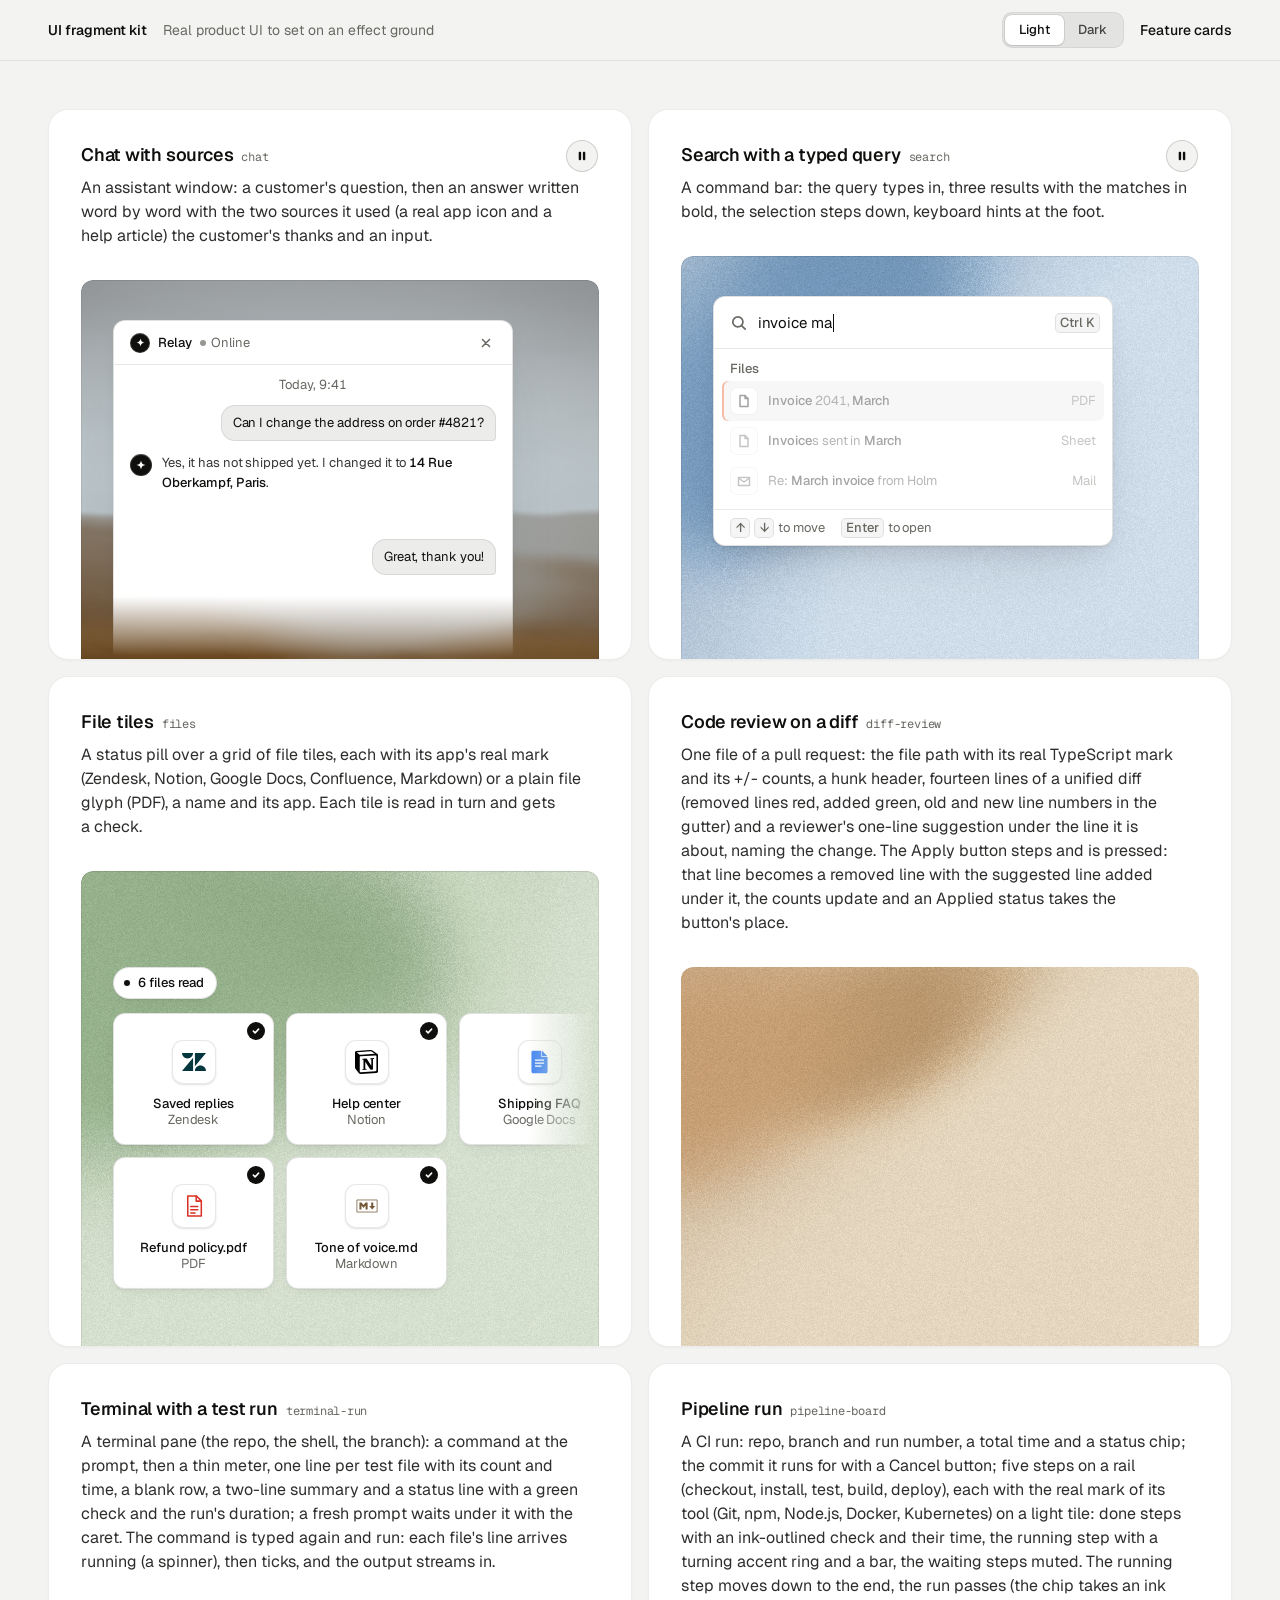
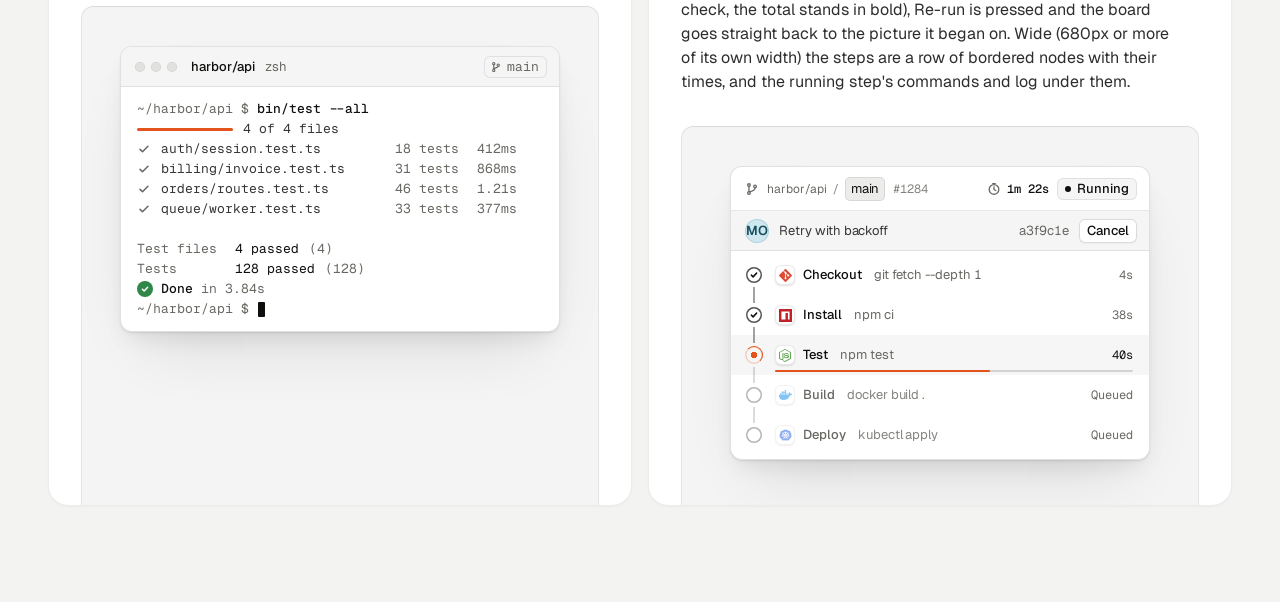
<file: site/assets/ui/_lab/loops.html>
<!doctype html>
<html lang="en" data-theme="light">
<head>
<script>window.__tpGlMax = 16;   /* a gallery shows many live effects at once; a page of a site keeps the default 4 (fx.js) */</script>
<meta charset="utf-8">
<meta name="viewport" content="width=device-width, initial-scale=1">
<title>UI loops lab</title>
<meta name="description" content="Nineteen pieces of real product UI from the taste-skill kit, each on an effect ground in a feature card.">
<link rel="preconnect" href="https://fonts.googleapis.com">
<link rel="preconnect" href="https://fonts.gstatic.com" crossorigin>
<link href="https://fonts.googleapis.com/css2?family=Geist:wght@300..700&family=Geist+Mono:wght@400;500&display=swap" rel="stylesheet">
<link rel="stylesheet" href="../base.css">
<link rel="stylesheet" href="../cards.css">
<style>
  :root { --font-text: "Geist", system-ui, sans-serif; --font-display: "Geist", system-ui, sans-serif; --font-mono: "Geist Mono", ui-monospace, monospace; }
  [data-theme="light"] { --bg: #f3f3f1; --card: #ffffff; --ink: #0f0f0e; --muted: #686863; --accent: #e5531c; --accent-ink: #ffffff; --g-bg: #e9e8e4; --g-surface: #f6f5f2; --frag: #ffffff; --warm: #c9a679; }
  [data-theme="dark"] { --bg: #070708; --card: #151517; --ink: #f2f2ef; --muted: #8f9094; --accent: #ff7a3c; --accent-ink: #120c08; --g-bg: #0e0e10; --g-surface: #1b1c1f; --frag: #1c1d20; --warm: #9c9689; }
  * { box-sizing: border-box; }
  html, body { margin: 0; }
  body { font-family: var(--font-text); background: var(--bg); color: var(--ink); -webkit-font-smoothing: antialiased; }
  .panel { --fx-bg: var(--g-bg); --fx-surface: var(--g-surface); --fx-ink: var(--ink); --fx-muted: var(--muted); --fx-accent: var(--hue, var(--warm)); --fx-accent-ink: var(--accent-ink); --calm: var(--g-bg); --p-h: 380px; }
  .top { position: sticky; top: 0; z-index: 20; background: color-mix(in oklab, var(--bg) 86%, transparent); backdrop-filter: blur(14px); -webkit-backdrop-filter: blur(14px); border-bottom: 1px solid color-mix(in oklab, var(--ink) 8%, transparent); }
  .top__in { max-width: 1232px; margin: 0 auto; padding: 0 24px; height: 60px; display: flex; align-items: center; gap: 16px; font-size: 14px; line-height: 20px; }
  .top__in strong { font-weight: 560; }
  .top__in > span { color: var(--muted); }
  .sp { flex: 1; }
  .seg { display: inline-flex; padding: 3px; border-radius: 10px; background: color-mix(in oklab, var(--ink) 6%, var(--bg)); box-shadow: inset 0 0 0 1px color-mix(in oklab, var(--ink) 6%, transparent); }
  .seg button { font: inherit; font-size: 13px; font-weight: 500; border: 0; background: none; color: color-mix(in oklab, var(--ink) 72%, var(--bg)); height: 30px; padding: 0 14px; border-radius: 7px; cursor: pointer; }
  .seg button[aria-pressed="true"] { background: var(--card); color: var(--ink); box-shadow: 0 0 0 1px color-mix(in oklab, var(--ink) 8%, transparent), 0 1px 2px rgb(0 0 0 / .1); }
  .top__in a { color: var(--ink); text-decoration: none; font-weight: 500; }
  main { max-width: 1232px; margin: 0 auto; padding: 48px 24px 96px; }
  .grid { display: grid; grid-template-columns: repeat(2, minmax(0, 1fr)); gap: 16px; }
  .card > h3 code { font: 400 12px/16px var(--font-mono); color: var(--muted); margin-left: 8px; }
  @media (max-width: 860px) { .grid { grid-template-columns: minmax(0, 1fr); } }
  @media (max-width: 600px) { main { padding: 24px 16px 64px; } .top__in { padding: 0 16px; } .top__in > span { display: none; } .panel { --p-h: 340px; } }
</style>
</head>
<body>
<header class="top">
  <div class="top__in">
    <strong>UI fragment kit</strong><span>Real product UI to set on an effect ground</span>
    <span class="sp"></span>
    <div class="seg" role="group" aria-label="Theme"><button type="button" data-mode="light" aria-pressed="true">Light</button><button type="button" data-mode="dark" aria-pressed="false">Dark</button></div>
    <a href="../cards.html">Feature cards</a>
  </div>
</header>
<main><div class="grid" id="grid"></div></main>

<script type="module">
  import fx from '../../effects/fx.js';
  import ui from '../ui.js';
  const index = await fetch('../index.json').then(r => r.json());
  // where each one sits, as its meta.json says: anchored at a corner or rising from the bottom and cut by
  // the panel's edge, or whole with 24px or more of ground round it; a fade only where an edge cuts it.
  // Only the compact slider sits in the calm middle (Figma's Texture tile); the cursor dialog is shown
  // where it belongs, over the lower-right edge of a window. [class, fade, style, opts]
  const PLACE = {
    window: ['at-corner', 'stage--fade-br', '--ay:56px'],
    chat: ['at-rise to-edge', 'stage--fade-b'],
    cursor: ['at-over', '', '--bx:24px;--by:24px'],
    notify: ['at-rise fit', 'stage--fade-b', '--ay:calc(100% - 180px);--ay-sm:calc(100% - 180px);--fit-max:380px'],
    toggles: ['at-right', ''],
    stat: ['at-corner', ''],
    search: ['at-corner', ''],
    integrations: ['at-corner', ''],
    slider: ['at-center', '', '', '{"compact":true,"drive":{"param":"grain","min":0.15,"max":0.95}}'],
    voice: ['at-rise to-edge fit', 'stage--fade-b', '--ax:max(24px, 50% - 132px);--ay:24px;--fit-max:264px'],
    files: ['at-corner wide', 'stage--fade-br', '--w:680px;--ay:96px'],
    calendar: ['at-rise fit', 'stage--fade-b', '--fit-max:440px'],
    code: ['at-corner', ''],
    'diff-review': ['at-corner fit', 'stage--fade-b', '--fit-max:480px'],
    'terminal-run': ['at-rise fit', '', '--fit-max:440px'],
    'pipeline-board': ['at-rise fit', '', '--fit-max:420px'],
    doc: ['at-corner to-edge', 'stage--fade-b'],
    checklist: ['at-rise fit', '', '--fit-max:340px'],
    apps: ['at-corner wide', 'stage--fade-br', '--w:560px;--ay:48px'],
  };
  // grounds behind UI are soft lit fields (never a line or dot pattern), on both themes: the bright
  // picture behind dark UI on the dark page, a clear step darker than white UI on the light page
  // the painting stays abstract (a mist over warm sand, level, fully soft) and shows once on the page
  const PAINT = ['painterly-landscape', { blur: 1, brush: 0.35, slope: 0, hillY: 0.3, horizon: 0.62, calm: 0.2, calmX: 0.6, calmY: 0.8, drift: 0, side: 1 }, '{"bg":"#a3b0b6","accent":"#c49a6c"}'];
  const GRAIN = ['grain-gradient', { speed: 0, grainMotion: 0, calm: 0.2, calmX: 0.5, calmY: 0.6, tint: 0.6, contrast: 0.6 }, '{"bg":"#d9ccb7","surface":"#e9e0d2","ink":"#2a2622","muted":"#6f675c","accent":"#a8794a"}'];
  const SKY = [GRAIN[0], GRAIN[1], '{"bg":"#c6d3df","surface":"#d6e0e9","ink":"#25303a","muted":"#5d6873","accent":"#3f6a92"}'];
  const SAGE = [GRAIN[0], GRAIN[1], '{"bg":"#cdd6c6","surface":"#dce3d6","ink":"#262d24","muted":"#5f6a5a","accent":"#6c8e63"}'];
  const GROUND = (m, i) => (m.name === 'slider' ? GRAIN : i === 0 ? PAINT : [GRAIN, SKY, SAGE][i % 3]);
  const q = new URLSearchParams(location.search);
  const grid = document.getElementById('grid');
  const want = (q.get("n") || "diff-review,terminal-run,pipeline-board,search,chat,files").split(",");
  grid.innerHTML = index.fragments.filter(m => want.includes(m.name)).map((m, i) => {
    const [at, fade, extra = '', opts = ''] = PLACE[m.name] || ['at-corner', 'stage--fade-br'];
    const [id, params, pal] = GROUND(m, i);
    const w = at === 'at-center' ? '' : ` style="--ax:32px;--ay:40px;${extra}"`;
    const o = opts ? ` data-ui-opts='${opts}'` : '';
    // the cursor is a dialog over a window's edge: the window under it holds still
    const under = m.name === 'cursor' ? `<div class="at-corner" style="--ax:32px;--ay:40px" data-ui-load="window" data-ui-opts='{"compact":true}' data-ui-still></div>` : '';
    return `<article class="card card--row"><h3>${m.title}<code>${m.name}</code></h3><p>${m.shows}</p>
      <div class="panel" data-fx="${id}" data-fx-seed="${(i + 1) * 17}" data-fx-params='${JSON.stringify(params)}' data-fx-palette='${pal}' style="--calm-k:0%">
        <div class="stage ${fade}">${under}<div class="${at}"${w}${o} data-ui-load="${m.name}"></div></div></div></article>`;
  }).join('');
  function setMode(mode) {
    document.documentElement.dataset.theme = mode;
    document.querySelectorAll('.seg button').forEach(b => b.setAttribute('aria-pressed', String(b.dataset.mode === mode)));
  }
  setMode(q.get('mode') === 'dark' ? 'dark' : 'light');
  if (q.has('t')) fx.setClock(+q.get('t'));
  // each ground is drawn once near the screen and kept as a picture (its WebGL context freed), so nineteen
  // panels need one or two contexts, not nineteen
  await Promise.all([ui.loadAll(grid), ui.grounds(grid, fx)]);
  document.documentElement.dataset.ready = '1';
  document.querySelectorAll('.seg button').forEach(b => b.addEventListener('click', async () => {
    setMode(b.dataset.mode);
    for (const el of grid.querySelectorAll('[data-ui]')) el.__ui?.repaint?.();
    await ui.grounds(grid, fx);
  }));
</script>
</body>
</html>
</file>
<file: site/fonts.css>
/* Self-hosted copies of Epilogue, JetBrains Mono and Mukta (SIL Open Font License), from Google Fonts. */
/* vietnamese */
@font-face {
  font-family: 'Epilogue';
  font-style: normal;
  font-weight: 400 700;
  font-display: swap;
  src: url(fonts/epilogue-400-700-vietnamese.woff2) format('woff2');
  unicode-range: U+0102-0103, U+0110-0111, U+0128-0129, U+0168-0169, U+01A0-01A1, U+01AF-01B0, U+0300-0301, U+0303-0304, U+0308-0309, U+0323, U+0329, U+1EA0-1EF9, U+20AB;
}
/* latin-ext */
@font-face {
  font-family: 'Epilogue';
  font-style: normal;
  font-weight: 400 700;
  font-display: swap;
  src: url(fonts/epilogue-400-700-latin-ext.woff2) format('woff2');
  unicode-range: U+0100-02BA, U+02BD-02C5, U+02C7-02CC, U+02CE-02D7, U+02DD-02FF, U+0304, U+0308, U+0329, U+1D00-1DBF, U+1E00-1E9F, U+1EF2-1EFF, U+2020, U+20A0-20AB, U+20AD-20C4, U+2113, U+2C60-2C7F, U+A720-A7FF;
}
/* latin */
@font-face {
  font-family: 'Epilogue';
  font-style: normal;
  font-weight: 400 700;
  font-display: swap;
  src: url(fonts/epilogue-400-700-latin.woff2) format('woff2');
  unicode-range: U+0000-00FF, U+0131, U+0152-0153, U+02BB-02BC, U+02C6, U+02DA, U+02DC, U+0304, U+0308, U+0329, U+2000-206F, U+20AC, U+2122, U+2191, U+2193, U+2212, U+2215, U+FEFF, U+FFFD;
}
/* cyrillic-ext */
@font-face {
  font-family: 'JetBrains Mono';
  font-style: normal;
  font-weight: 400 500;
  font-display: swap;
  src: url(fonts/jetbrains-mono-400-500-cyrillic-ext.woff2) format('woff2');
  unicode-range: U+0460-052F, U+1C80-1C8A, U+20B4, U+2DE0-2DFF, U+A640-A69F, U+FE2E-FE2F;
}
/* cyrillic */
@font-face {
  font-family: 'JetBrains Mono';
  font-style: normal;
  font-weight: 400 500;
  font-display: swap;
  src: url(fonts/jetbrains-mono-400-500-cyrillic.woff2) format('woff2');
  unicode-range: U+0301, U+0400-045F, U+0490-0491, U+04B0-04B1, U+2116;
}
/* greek */
@font-face {
  font-family: 'JetBrains Mono';
  font-style: normal;
  font-weight: 400 500;
  font-display: swap;
  src: url(fonts/jetbrains-mono-400-500-greek.woff2) format('woff2');
  unicode-range: U+0370-0377, U+037A-037F, U+0384-038A, U+038C, U+038E-03A1, U+03A3-03FF;
}
/* vietnamese */
@font-face {
  font-family: 'JetBrains Mono';
  font-style: normal;
  font-weight: 400 500;
  font-display: swap;
  src: url(fonts/jetbrains-mono-400-500-vietnamese.woff2) format('woff2');
  unicode-range: U+0102-0103, U+0110-0111, U+0128-0129, U+0168-0169, U+01A0-01A1, U+01AF-01B0, U+0300-0301, U+0303-0304, U+0308-0309, U+0323, U+0329, U+1EA0-1EF9, U+20AB;
}
/* latin-ext */
@font-face {
  font-family: 'JetBrains Mono';
  font-style: normal;
  font-weight: 400 500;
  font-display: swap;
  src: url(fonts/jetbrains-mono-400-500-latin-ext.woff2) format('woff2');
  unicode-range: U+0100-02BA, U+02BD-02C5, U+02C7-02CC, U+02CE-02D7, U+02DD-02FF, U+0304, U+0308, U+0329, U+1D00-1DBF, U+1E00-1E9F, U+1EF2-1EFF, U+2020, U+20A0-20AB, U+20AD-20C4, U+2113, U+2C60-2C7F, U+A720-A7FF;
}
/* latin */
@font-face {
  font-family: 'JetBrains Mono';
  font-style: normal;
  font-weight: 400 500;
  font-display: swap;
  src: url(fonts/jetbrains-mono-400-500-latin.woff2) format('woff2');
  unicode-range: U+0000-00FF, U+0131, U+0152-0153, U+02BB-02BC, U+02C6, U+02DA, U+02DC, U+0304, U+0308, U+0329, U+2000-206F, U+20AC, U+2122, U+2191, U+2193, U+2212, U+2215, U+FEFF, U+FFFD;
}
/* devanagari */
@font-face {
  font-family: 'Mukta';
  font-style: normal;
  font-weight: 400;
  font-display: swap;
  src: url(fonts/mukta-400-devanagari.woff2) format('woff2');
  unicode-range: U+0900-097F, U+1CD0-1CF4, U+1CF7-1CF9, U+200C-200D, U+20A8, U+20B9, U+20F0, U+25CC, U+A830-A839, U+A8E0-A8FF, U+11B00-11B0A;
}
/* latin-ext */
@font-face {
  font-family: 'Mukta';
  font-style: normal;
  font-weight: 400;
  font-display: swap;
  src: url(fonts/mukta-400-latin-ext.woff2) format('woff2');
  unicode-range: U+0100-02BA, U+02BD-02C5, U+02C7-02CC, U+02CE-02D7, U+02DD-02FF, U+0304, U+0308, U+0329, U+1D00-1DBF, U+1E00-1E9F, U+1EF2-1EFF, U+2020, U+20A0-20AB, U+20AD-20C4, U+2113, U+2C60-2C7F, U+A720-A7FF;
}
/* latin */
@font-face {
  font-family: 'Mukta';
  font-style: normal;
  font-weight: 400;
  font-display: swap;
  src: url(fonts/mukta-400-latin.woff2) format('woff2');
  unicode-range: U+0000-00FF, U+0131, U+0152-0153, U+02BB-02BC, U+02C6, U+02DA, U+02DC, U+0304, U+0308, U+0329, U+2000-206F, U+20AC, U+2122, U+2191, U+2193, U+2212, U+2215, U+FEFF, U+FFFD;
}
/* devanagari */
@font-face {
  font-family: 'Mukta';
  font-style: normal;
  font-weight: 500;
  font-display: swap;
  src: url(fonts/mukta-500-devanagari.woff2) format('woff2');
  unicode-range: U+0900-097F, U+1CD0-1CF4, U+1CF7-1CF9, U+200C-200D, U+20A8, U+20B9, U+20F0, U+25CC, U+A830-A839, U+A8E0-A8FF, U+11B00-11B0A;
}
/* latin-ext */
@font-face {
  font-family: 'Mukta';
  font-style: normal;
  font-weight: 500;
  font-display: swap;
  src: url(fonts/mukta-500-latin-ext.woff2) format('woff2');
  unicode-range: U+0100-02BA, U+02BD-02C5, U+02C7-02CC, U+02CE-02D7, U+02DD-02FF, U+0304, U+0308, U+0329, U+1D00-1DBF, U+1E00-1E9F, U+1EF2-1EFF, U+2020, U+20A0-20AB, U+20AD-20C4, U+2113, U+2C60-2C7F, U+A720-A7FF;
}
/* latin */
@font-face {
  font-family: 'Mukta';
  font-style: normal;
  font-weight: 500;
  font-display: swap;
  src: url(fonts/mukta-500-latin.woff2) format('woff2');
  unicode-range: U+0000-00FF, U+0131, U+0152-0153, U+02BB-02BC, U+02C6, U+02DA, U+02DC, U+0304, U+0308, U+0329, U+2000-206F, U+20AC, U+2122, U+2191, U+2193, U+2212, U+2215, U+FEFF, U+FFFD;
}
/* devanagari */
@font-face {
  font-family: 'Mukta';
  font-style: normal;
  font-weight: 600;
  font-display: swap;
  src: url(fonts/mukta-600-devanagari.woff2) format('woff2');
  unicode-range: U+0900-097F, U+1CD0-1CF4, U+1CF7-1CF9, U+200C-200D, U+20A8, U+20B9, U+20F0, U+25CC, U+A830-A839, U+A8E0-A8FF, U+11B00-11B0A;
}
/* latin-ext */
@font-face {
  font-family: 'Mukta';
  font-style: normal;
  font-weight: 600;
  font-display: swap;
  src: url(fonts/mukta-600-latin-ext.woff2) format('woff2');
  unicode-range: U+0100-02BA, U+02BD-02C5, U+02C7-02CC, U+02CE-02D7, U+02DD-02FF, U+0304, U+0308, U+0329, U+1D00-1DBF, U+1E00-1E9F, U+1EF2-1EFF, U+2020, U+20A0-20AB, U+20AD-20C4, U+2113, U+2C60-2C7F, U+A720-A7FF;
}
/* latin */
@font-face {
  font-family: 'Mukta';
  font-style: normal;
  font-weight: 600;
  font-display: swap;
  src: url(fonts/mukta-600-latin.woff2) format('woff2');
  unicode-range: U+0000-00FF, U+0131, U+0152-0153, U+02BB-02BC, U+02C6, U+02DA, U+02DC, U+0304, U+0308, U+0329, U+2000-206F, U+20AC, U+2122, U+2191, U+2193, U+2212, U+2215, U+FEFF, U+FFFD;
}
</file>
<file: site/assets/system.css>
/*
  taste-skill system.css - the one system for the page. Link it first, then assets/ui/cards.css (the
  feature card, its panel and the fragment placements), then set the palette (--p-*), the fonts and
  the radius set on :root in the page (node scripts/start.mjs prints that block).
  Do not add a second grid, spacing scale, type scale, radius scale, button or card style.
*/

/* ---------------------------------------------------------------- tokens */
:root {
  /* palette (hex only; fx.js reads --bg --surface --ink --muted --accent --accent-ink) */
  --p-bg: #ffffff;
  --p-surface: #f4f4f4;
  --p-ink: #111111;
  --p-muted: #6b6b6b;
  --p-accent: #1a4be0;
  --p-accent-ink: #ffffff;
  --p-action: #1a4be0;      /* buttons, links, focus: the accent, or the ink when the accent is too pale */
  --p-action-ink: #ffffff;
  --p-inv-bg: #111111;
  --p-inv-surface: #1c1c1c;
  --p-inv-ink: #f4f4f4;
  --p-inv-muted: #a3a3a3;
  --p-inv-accent: #ffffff;
  --p-inv-accent-ink: #111111;
  --p-inv-action: #ffffff;
  --p-inv-action-ink: #111111;
  /* the lit ground behind UI and in the closing band (references/cards.md), one per page, tech pages only
     (none on kind other, which is flat): <html data-ground="sand|sky|sage|painting">. system.js gives it to every ground
     that holds UI, on light and dark pages alike; --hue on one panel changes only its accent */
  --ground-bg: #d9ccb7; --ground-surface: #e9e0d2; --ground-ink: #2a2622; --ground-muted: #5a534a; --ground-accent: #a8794a;

  /* fonts */
  --font-display: system-ui, -apple-system, "Segoe UI", sans-serif;
  --font-text: system-ui, -apple-system, "Segoe UI", sans-serif;
  --font-mono: ui-monospace, "SFMono-Regular", Menlo, Consolas, monospace;
  --display-weight: 400;    /* headlines 400; 500 on a tech page (software, gaming, hardware) */
  --display-tracking: -0.025em;

  /* the page rhythm (references/layout-v4.md): one section per screen. The header is fixed and
     --nav tall; every section is padded --padt above and --padb (plus the phone action bar, --bar)
     below, and is exactly one or two screens tall (--h: 1 or 2; --hm on a phone). The hero's words
     start --hgap under the header and its content ends --hpadb above the fold. */
  --nav: 72px;
  --padt: 120px;
  --padb: 72px;
  --hgap: 48px;
  --hpadb: 64px;
  --bar: 0px;
  /* grid: one .wrap (alias .container) for the header, every section and the footer, the same
     --gut on both sides: 1280 wide at x 80-1360 at 1440, 342 at x 24-366 at 390 */
  --container: 1280px;
  --gut: 80px;
  --pad: var(--gut);
  --gutter: 24px;

  /* spacing: 4/8 scale */
  --s-1: 4px;  --s-2: 8px;  --s-3: 12px; --s-4: 16px; --s-5: 24px;
  --s-6: 32px; --s-7: 48px; --s-8: 64px; --s-9: 96px; --s-10: 128px;
  --section: 40px;      /* only a .section outside main (the kit's demo pages); every main > section and
                           footer.closing take --padt and --padb */
  --section-band: 56px; /* the same for an older footer outside footer.closing */
  --head-gap: 48px;     /* the one heading-to-content gap, 32 on a phone (layout.css reads it as --ly-head-gap) */
  --card-pad: 16px;     /* card padding (cards.css sets its own for cards with a panel) */
  --card-gap: 16px;     /* gap between cards */

  /* type scale (the only sizes on the page) */
  --t-label: 13px;
  --t-small: 14px;
  --t-body: 16px;
  --t-lead: 18px;
  --t-card: 18px;
  --t-h3: 24px;
  /* straight lines from the phone size at 390 to the desktop size at 1440 (system.md's table) */
  --t-h2: clamp(30px, 1.72vw + 23.3px, 48px);
  --t-h1: clamp(38px, 3.24vw + 25.4px, 72px);
  /* a big number stays a step under the h2 (VI-11): 38 at 1440, 28 at 390, so it never reads as a
     section heading; a stats row and a price set their own, smaller still */
  --t-stat: clamp(28px, .952vw + 24.29px, 38px);

  /* radius: one scale (soft by default; data-radius on <html> switches it) */
  --r-sm: 8px;  --r-md: 12px; --r-lg: 20px; --r-btn: 8px;

  /* controls (fixed here; a page never adds its own) */
  --btn-h: 44px;
  --btn-h-sm: 36px;
  --nav-h: var(--nav);  /* the older name, kept for the kit's files */
  --icon: 16px;         /* small icons: socials, menu chevrons, mono brand marks */

  /* motion: the one UI ease-out (motion.css --m-ease and ui/base.css --u-ease read it; references/motion.md) */
  --ease: cubic-bezier(.2, .8, .2, 1);
  --dur: 180ms;
}
html[data-radius="sharp"] { --r-sm: 4px; --r-md: 6px;  --r-lg: 8px;  --r-btn: 4px; }
html[data-radius="soft"]  { --r-sm: 8px; --r-md: 12px; --r-lg: 20px; --r-btn: 8px; }
html[data-radius="round"] { --r-sm: 10px; --r-md: 16px; --r-lg: 24px; --r-btn: 999px; }
/* the four lit grounds (references/cards.md); sand is the default above. painting goes with
   painterly-landscape (x.ai's daylight sky over olive hills) */
html[data-ground="sky"]      { --ground-bg: #c6d3df; --ground-surface: #d6e0e9; --ground-ink: #25303a; --ground-muted: #4d5964; --ground-accent: #3f6a92; }
html[data-ground="sage"]     { --ground-bg: #cdd6c6; --ground-surface: #dce3d6; --ground-ink: #262d24; --ground-muted: #535b51; --ground-accent: #6c8e63; }
html[data-ground="painting"] { --ground-bg: #79a8d6; --ground-surface: #a6c4e2; --ground-ink: #16212c; --ground-muted: #273949; --ground-accent: #9c9b3c; }
/* cards.css takes its card and panel radii from this scale */
html[data-radius] .card { --c-r: var(--r-lg); }
html[data-radius] .panel { --p-r: var(--r-md); }

/* a phone: the header 56, the sections padded 96 / 48, the hero's words 40 under the header and its
   content ending 24 above the fold, 24 at both sides, 12 between columns */
@media (max-width: 639px) {
  :root { --nav: 56px; --padt: 96px; --padb: 48px; --hgap: 40px; --hpadb: 24px; --gut: 24px; --gutter: 12px; --card-gap: 12px; --head-gap: 32px; }
}
@media (min-width: 640px) {
  :root { --gut: 48px; --section: 48px; --section-band: 72px; --card-pad: 24px; }
}
@media (min-width: 1024px) {
  :root { --gut: 80px; --section: 56px; --section-band: 96px; --card-gap: 24px;
          --t-lead: 20px; --t-card: 20px; --t-h3: 28px; }
  /* a place (and a local service): the 1200 column at x 120-1320 */
  html[data-type="place"] { --gut: 120px; --container: 1200px; }
}
/* a place (VI-06, ST-96, PH-23): its own smaller type (h1 48/53 and 32/37, h2 32/40 and 24/30, titles
   and the sub-line 20 and 18), the Recipe 3 hero's gap under its photograph (40, 24 on a phone),
   square photographs and cards and 2px buttons, whatever data-radius and data-buttons say */
:root[data-type="place"] {
  --hgap: 40px;
  --t-h1: clamp(32px, 1.524vw + 26.06px, 48px);
  --t-h2: clamp(24px, .762vw + 21px, 32px);
  --t-h3: clamp(20px, .381vw + 18.51px, 24px);
  --r-sm: 2px; --r-md: 0px; --r-lg: 0px; --r-btn: 2px;
}
:root[data-type="place"] :is(h1, .t-h1) { line-height: 1.104; }
:root[data-type="place"] :is(h2, .t-h2) { line-height: 1.25; }
@media (max-width: 639px) {
  :root[data-type="place"] { --hgap: 24px; }
  :root[data-type="place"] :is(h1, .t-h1) { line-height: 1.156; }
}

/* ---------------------------------------------------------------- grounds (at most three) */
:root, .ground-base {
  --bg: var(--p-bg); --surface: var(--p-surface); --ink: var(--p-ink); --muted: var(--p-muted);
  --accent: var(--p-accent); --accent-ink: var(--p-accent-ink); --card: var(--p-surface);
  --action: var(--p-action); --action-ink: var(--p-action-ink);
}
.ground-surface {
  --bg: var(--p-surface); --surface: var(--p-bg); --ink: var(--p-ink); --muted: var(--p-muted);
  --accent: var(--p-accent); --accent-ink: var(--p-accent-ink); --card: var(--p-bg);
  --action: var(--p-action); --action-ink: var(--p-action-ink);
}
.ground-inverse {
  --bg: var(--p-inv-bg); --surface: var(--p-inv-surface); --ink: var(--p-inv-ink); --muted: var(--p-inv-muted);
  --accent: var(--p-inv-accent); --accent-ink: var(--p-inv-accent-ink); --card: var(--p-inv-surface);
  --action: var(--p-inv-action); --action-ink: var(--p-inv-action-ink);
}
:root, .ground-base, .ground-surface, .ground-inverse {
  --line: color-mix(in oklab, var(--ink) 11%, transparent);
  --line-strong: color-mix(in oklab, var(--ink) 20%, transparent);
  /* effects (fx.js) and UI fragments (assets/ui) take the colours of the ground they sit on */
  --fx-bg: var(--bg); --fx-surface: var(--surface); --fx-ink: var(--ink); --fx-muted: var(--muted);
  --fx-accent: var(--accent); --fx-accent-ink: var(--accent-ink);
  --ui-font: var(--font-text); --ui-mono: var(--font-mono); --ui-radius: var(--r-md);
}
.ground-base, .ground-surface, .ground-inverse { background: var(--bg); color: var(--ink); }

/* ---------------------------------------------------------------- base */
*, *::before, *::after { box-sizing: border-box; }
/* an anchor lands on the section's top (the judge's frame): the fixed header covers --nav of its --padt */
html { -webkit-text-size-adjust: 100%; scroll-padding-top: 0; scroll-behavior: auto; margin: 0; }
body {
  margin: 0; background: var(--bg); color: var(--ink);
  font: 400 var(--t-body)/1.55 var(--font-text);
  -webkit-font-smoothing: antialiased; text-rendering: optimizeLegibility; overflow-x: clip;
}
img, svg, video, canvas { display: block; max-width: 100%; }
/* hidden means hidden, also on an img the line above makes a block (a menu tab's photograph, a peek photograph) */
[hidden] { display: none !important; }
img, video { height: auto; }
a { color: inherit; text-decoration: none; }
button { font: inherit; color: inherit; }
h1, h2, h3, h4, p, ul, ol, figure, blockquote { margin: 0; }
ul, ol { padding: 0; list-style: none; }
h1, h2, h3, h4 {
  font-family: var(--font-display); font-weight: var(--display-weight);
  letter-spacing: var(--display-tracking); text-wrap: balance; overflow-wrap: break-word;
  /* a long word (a German compound at 390) breaks at a syllable with a hyphen, in the language of <html lang>;
     only words of 10 letters or more, 4 at least on each side, so a short English heading never breaks */
  hyphens: auto; -webkit-hyphens: auto; hyphenate-limit-chars: 10 4 4;
}
h1, .t-h1 { font-size: var(--t-h1); line-height: 1.04; }
h2, .t-h2 { font-size: var(--t-h2); line-height: 1.1; }
h3, .t-h3 { font-size: var(--t-h3); line-height: 1.2; }
h4, .t-card { font-family: var(--font-text); font-weight: 500; font-size: var(--t-card); line-height: 1.3; letter-spacing: -0.01em; }
p { text-wrap: pretty; }
.t-lead  { font-size: var(--t-lead); line-height: 1.5; }
.t-body  { font-size: var(--t-body); line-height: 1.55; }
.t-small { font-size: var(--t-small); line-height: 1.5; }
.t-label { font-size: var(--t-label); font-weight: 500; line-height: 1.4; letter-spacing: 0.01em; }
.t-stat  { font-family: var(--font-display); font-weight: var(--display-weight); font-size: var(--t-stat);
           line-height: 1; letter-spacing: var(--display-tracking); font-variant-numeric: tabular-nums; }
.muted { color: var(--muted); }
.mono  { font-family: var(--font-mono); }
.measure { max-width: 62ch; }
:focus-visible { outline: 2px solid var(--action); outline-offset: 2px; border-radius: 2px; }
::selection { background: color-mix(in oklab, var(--accent) 30%, transparent); }

/* ---------------------------------------------------------------- grid */
.wrap, .container { width: min(100% - 2 * var(--gut), var(--container)); margin-inline: auto; padding-inline: 0; }
.grid { display: grid; grid-template-columns: repeat(12, minmax(0, 1fr)); column-gap: var(--gutter); row-gap: var(--card-gap); }
.grid > * { min-width: 0; grid-column: 1 / -1; }
.section { padding-block: var(--section); }

/* ---------------------------------------------------------------- one section per screen
   The page is a stack of screens. Framed at scrollY = k x the screen height, a shot shows exactly one
   section: the hero alone on the first screen, every other section (and footer.closing, the close and
   the footer in one) exactly one or two screens tall, its h2 first, --padt under its top. Heights
   and padding do it: no pinning, snapping or script.
     <section class="section" id=".." style="--h: 2">     (2 screens; --hm sets a phone's count alone)
       <div class="wrap"> the h2 first, then the content </div>     (the one in-flow child)
     </section>
   A layer (a full-bleed photograph or ground behind the words) is an <img class="layer" aria-hidden="true">
   beside the .wrap. Content must fit: one screen holds 708px of content at 1440x900 (900 - 120 - 72),
   two hold 1,608 (the second screen's part starts --padt under its top with .g2). From 640 to 1279 a
   section keeps at least its screens and grows past them rather than overlap the next. */
main > :is(section, .section), footer.closing {
  position: relative; box-sizing: border-box;
  height: calc(var(--h, 1) * 100vh); height: calc(var(--h, 1) * 100svh);
  padding: var(--padt) 0 calc(var(--padb) + var(--bar));
}
main > :is(section, .section) > :is(.wrap, .container), footer.closing > .wrap { position: relative; z-index: 1; height: 100%; }
main > :is(section, .section) > :is(.wrap, .container):not(.grid) { display: flex; flex-direction: column; }
/* a .wrap that is the section's grid too (class="wrap grid"): its rows start at the top */
main > :is(section, .section) > :is(.wrap, .container).grid { align-content: start; }
/* .fill: the block that takes what the screen leaves under the heading (a photograph, a frame) */
main > :is(section, .section) > .wrap > .fill { flex: 1 1 0; min-height: 0; }
/* two screens as two groups: row 1 the h2 and the first group, row 2 the rest (no second h2), starting
   --padt under the second screen's top, so the second shot looks like any other section */
main > :is(section, .section).g2, footer.closing.g2 { --h: 2; }
main > :is(section, .section).g2 > :is(.wrap, .container), footer.closing.g2 > .wrap { display: grid; grid-template-rows: minmax(0, 1fr) minmax(0, 1fr); row-gap: calc(var(--padt) + var(--padb) + var(--bar)); }
main > :is(section, .section).g2 > :is(.wrap, .container) > *, footer.closing.g2 > .wrap > * { min-height: 0; align-self: start; }
main > :is(section, .section).g2 > :is(.wrap, .container) > :is(.group, .fill) { align-self: stretch; }
/* a group: one screen's part of a .g2 section (its h2 and first rows, or the rest) */
.group { display: flex; flex-direction: column; min-height: 0; }
/* each screen's card row runs down to that screen's foot (the cards stretch, their panels grow), so
   the second screen of a .g2 is never a short row over an empty ground; both rows end on the same line */
@media (min-width: 1024px) {
  main > :is(section, .section).g2 > .wrap > .grid:last-child,
  main > :is(section, .section).g2 > .wrap > .group > .grid:last-child { align-self: stretch; flex: 1 1 auto; min-height: 0; }
}
.group > .fill { flex: 1 1 0; min-height: 0; }
@media (min-width: 640px) and (max-width: 1279px) {
  main > :is(section, .section):not(.hero, .section--hero), footer.closing {
    height: auto; min-height: calc(var(--h, 1) * 100vh); min-height: calc(var(--h, 1) * 100svh);
  }
  /* the section is a column and its .wrap takes all of it, so a .fill (a photograph, a frame) still
     grows to the section's foot (a min-height percentage would not resolve, leaving it at its least) */
  /* :where() keeps it at no weight, so a page's own phone- or tablet-only hiding (section.desk-only { display: none }) wins */
  :where(main > :is(section, .section):not(.hero, .section--hero), footer.closing) { display: flex; flex-direction: column; }
  main > :is(section, .section):not(.hero, .section--hero) > :is(.wrap, .container), footer.closing > .wrap { flex: 1 0 auto; height: auto; min-height: 0; }
}
/* a phone: lvh (the screen with its bars hidden) for every section but the hero; --hm when stacking
   makes the content taller than the desktop count */
@media (max-width: 639px) {
  /* at least its screens, never less: content a screen cannot hold makes the section taller (the rhythm
     check then asks for --hm: 2 or less content); a fixed height would lay its last rows over the next
     section, the fault the phone shots showed most (a list under the closing heading and its button) */
  main > :is(section, .section):not(.hero, .section--hero), footer.closing {
    height: auto; min-height: calc(var(--hm, var(--h, 1)) * 100vh); min-height: calc(var(--hm, var(--h, 1)) * 100lvh);
  }
  /* one grid row at least the screens tall that grows with the .wrap's content: the .wrap is stretched to
     it, so its .fill and its two groups still share a definite height */
  /* (at no weight, as on the tablet: a page's own section.desk-only { display: none } still hides it) */
  :where(main > :is(section, .section):not(.hero, .section--hero):has(> :is(.wrap, .container)), footer.closing) {
    display: grid; grid-template-columns: minmax(0, 1fr); grid-template-rows: 1fr; grid-auto-rows: auto;
  }
  main > :is(section, .section):not(.hero, .section--hero) > :is(.wrap, .container), footer.closing > .wrap { height: auto; }
  main > :is(section, .section).g2m, footer.closing.g2m { --hm: 2; }
  main > :is(section, .section).g2m > :is(.wrap, .container), footer.closing.g2m > .wrap { display: grid; grid-template-rows: minmax(0, 1fr) minmax(0, 1fr); row-gap: calc(var(--padt) + var(--padb) + var(--bar)); }
  /* stacked in one, the two groups keep the open cards' 32px, so the first group's last panel never meets
     the next card's title */
  main > :is(section, .section).g2:not(.g2m) > :is(.wrap, .container) { display: flex; row-gap: var(--s-6); }
  /* what the two screens leave goes around the second group, so it opens below the header, not on the fold */
  main > :is(section, .section).g2:not(.g2m) > :is(.wrap, .container) > :last-child { margin-block: auto; }
  main > :is(section, .section).g2:not(.g2m) > :is(.wrap, .container) > * { align-self: stretch; }
}
/* a layer: the photograph or ground of a whole section, under its words, edge to edge */
main > :is(section, .section) > :is(img, video, canvas, picture).layer,
footer.closing > :is(img, video, canvas, picture).layer {
  position: absolute; inset: 0; z-index: 0; width: 100%; height: 100%; max-width: none; object-fit: cover; object-position: var(--pos, 50% 50%);
}
main > :is(section, .section) > picture.layer > img { width: 100%; height: 100%; object-fit: cover; }

/* the hero: exactly the first screen, the fixed header over its top. Its words start --hgap under the
   header (--photo adds a full-bleed photograph's height above them on a place); its content ends
   --hpadb above the fold, and nothing of the next section shows, at 1440, 1024, 820 and 390.
     <section class="hero hero--<type>"><div class="wrap"><div class="hero-text"> .. </div>[one strip]</div></section>
   .hero-text holds the whole composition (the words, and the picture or window beside or under them);
   one docked strip (logos, three facts) may follow it, at most 96px, desktop only. */
main > :is(.hero, .section--hero) {
  height: 100vh; height: 100svh; min-height: 0;
  padding: calc(var(--nav) + var(--photo, 0px) + var(--hgap)) 0 calc(var(--hpadb) + var(--bar));
}
:is(.hero, .section--hero) > .wrap { height: 100%; display: grid; grid-template-rows: minmax(0, 1fr) auto; row-gap: var(--s-7); }
:is(.hero, .section--hero) > .wrap > .hero-text { min-height: 0; }
/* a phone: the hero is at least the first screen and grows when a short phone (320x640) cannot hold its
   words, buttons and picture, so nothing of it lies over the next section or under the header */
@media (max-width: 639px) {
  main > :is(.hero, .section--hero) { height: auto; min-height: 100vh; min-height: 100svh; }
  main > :is(.hero, .section--hero):has(> :is(.wrap, .container)) { display: grid; grid-template-columns: minmax(0, 1fr); grid-template-rows: 1fr; grid-auto-rows: auto; }
  main > :is(.hero, .section--hero) > :is(.wrap, .container) { height: auto; }
}
:is(.hero, .section--hero) > .wrap > .hero-strip { grid-row: 2; max-height: 96px; }
@media (max-width: 639px) { :is(.hero, .section--hero) > .wrap > .hero-strip { display: none; } }
.section--hero .section-head { max-width: 860px; }
/* the starter's own hero (hero-split): the words on span-5 top-aligned, the picture on span-6 start-7
   as tall as the hero's content box (at most 716 at 1440x900); a phone stacks words, then the picture
   in what is left */
.hero-text.hero-split { height: 100%; align-items: stretch; }
.hero-split > .hero-copy { align-self: start; }
.hero-split > .hero-visual { position: relative; min-height: 0; height: 100%; }
@media (max-width: 1023px) {
  .hero-text.hero-split { display: flex; flex-direction: column; gap: var(--s-6); }
  .hero-split > .hero-visual { flex: 1 1 0; min-height: 200px; height: auto; }
}
.hero-copy > * + * { margin-top: var(--s-5); }
/* the h1 first in the words' column: its capitals start on the picture's top line, not the line box's
   (the leading above the capitals would put the words about 12px under the photograph's top) */
.hero-copy > h1:first-child { text-box: trim-start cap alphabetic; }
.hero-copy > .btn-row { margin-top: var(--s-6); }
/* three short facts at the foot of the words' column, on the picture's bottom line (no dead space
   under the buttons): <dl class="hero-facts"><div><dt>..</dt><dd>..</dd></div> x3</dl> */
@media (min-width: 1024px) {
  .hero-split > .hero-copy { height: 100%; display: flex; flex-direction: column; }
  .hero-split > .hero-copy > .hero-facts { margin-top: auto; }
}
.hero-facts { display: grid; grid-template-columns: repeat(3, minmax(0, 1fr)); gap: var(--s-5) var(--gutter); margin: 0; }
.hero-facts > div { display: grid; gap: var(--s-1); align-content: start; }
.hero-facts dt { font-size: var(--t-small); color: var(--muted); }
.hero-facts dd { margin: 0; font-weight: 500; }
@media (max-width: 1023px) { .hero-facts { display: none; } }
/* a notice line above the h1 (changed hours, a delivery cut-off): one line with a number, static,
   starting on the left line like the h1 under it */
.hero-notice { font-size: var(--t-small); font-weight: 500; color: var(--ink); }
.hero-notice b, .hero-notice strong { font-weight: 500; color: var(--accent); }
.hero-copy > .hero-notice + h1 { margin-top: var(--s-5); }

/* a phone: open tiles from a row of three or four (rooms, goods, beans) go two-up, an odd last one
   across the row, so a row of three fits one 844px screen (stacked one under another they need two) */
@media (max-width: 639px) {
  .grid > .tile:is(.span-3, .span-4) { grid-column: auto / span 6; }
  .grid > .tile:is(.span-3, .span-4):nth-child(odd of .tile):nth-last-child(1 of .tile) { grid-column: 1 / -1; }
  .grid > .tile:is(.span-3, .span-4) .tile__head { flex-wrap: wrap; gap: 0 var(--s-2); }
}
/* a phone: open cards (words on the ground, the panel under them) stacked one under another keep 32px
   between a panel's foot and the next card's title, so a title never reads as the panel's caption */
@media (max-width: 639px) { .grid:has(> .card--open) { row-gap: var(--s-6); } }
/* a phone stacks a two-screen section's four open tiles into its two screens: their panels take 180px (a wide
   crop), so the h2 and the first two tiles of two lines each end on the first screen and the four inside both,
   not a third of a screen past. A page that sets its group's own --p-h (#features .panel) sets its phone value
   too, as the starter does */
@media (max-width: 639px) { main > :is(section, .section).g2 .card--open > .panel { --p-h: 180px; } }
/* spans: desktop >= 1024. Tablet 640-1023: text cards on span-3 and span-6 go two-up; cards with a
   panel (a visual needs the width; the one exception is a span-6 pair, below)
   and everything else (split text and visuals, span-4 cards, span-5/7/8 blocks) take the full row, so a split stacks and no row is left half empty. Phone < 640: one column. */
@media (min-width: 640px) and (max-width: 1023px) {
  .grid > .card.span-3:not(:has(> .panel)), .grid > .card.span-6:not(:has(> .panel)) { grid-column: auto / span 6; }
  /* the one exception with a panel: a 2x2 (or a pair) of span-6 cards stays two-up from 720px (a panel
     of about 310px and more, wide enough for a kit fragment), so four cards take one or two screens
     at 768-820 instead of a card per row (four stacked panels run past two screens). Split cards and
     every other span keep the full row. Under 720 a card per row. */
  @media (min-width: 720px) {
    .grid > .card.span-6:has(> .panel):not(.card--split) { grid-column: auto / span 6; }
    .grid > .card.span-6:has(> .panel):not(.card--split):nth-child(odd of .card.span-6):nth-last-child(1 of .card.span-6) { grid-column: 1 / -1; }
  }
  /* open tiles (rooms, models, people, a photo pair) go two-up; an odd last one takes the row */
  .grid > .tile:is(.span-3, .span-4, .span-6) { grid-column: auto / span 6; }
  .grid > .tile:is(.span-3, .span-4, .span-6):nth-child(odd of .tile):nth-last-child(1 of .tile) { grid-column: 1 / -1; }
}
@media (min-width: 1024px) {
  .span-2  { grid-column: auto / span 2; }
  .span-3  { grid-column: auto / span 3; }
  .span-4  { grid-column: auto / span 4; }
  .span-5  { grid-column: auto / span 5; }
  .span-6  { grid-column: auto / span 6; }
  .span-7  { grid-column: auto / span 7; }
  .span-8  { grid-column: auto / span 8; }
  .span-9  { grid-column: auto / span 9; }
  .span-10 { grid-column: auto / span 10; }
  .span-12 { grid-column: auto / span 12; }
  .start-1 { grid-column-start: 1; } .start-2 { grid-column-start: 2; } .start-3 { grid-column-start: 3; }
  .start-5 { grid-column-start: 5; } .start-6 { grid-column-start: 6; } .start-7 { grid-column-start: 7; }
  .start-4 { grid-column-start: 4; } .start-8 { grid-column-start: 8; } .start-9 { grid-column-start: 9; }
  .start-10 { grid-column-start: 10; }
  /* a split is top-aligned: the words' first line and the picture's top on one line (never centred
     against each other, never mirrored: text left, the visual right, on every split of the page) */
  .grid--middle, .grid--top { align-items: start; }
}
/* card rows: every card in a row the same height (a plain .grid stretches them) */
.grid:is(.grid--middle, .grid--top) > .card { align-self: stretch; }
/* 1024-1279: a span-4 card's panel would be about 220px wide, too narrow for real UI. Cards with a
   panel on span-4 go two-up, a span-8 one takes the row, and an odd last one takes the row too
   (steps, proof row: two, then one wide; bento: the wide card, then the four small ones two by two) */
@media (min-width: 1024px) and (max-width: 1279px) {
  .grid > .card.span-4:has(> .panel) { grid-column: auto / span 6; }
  .grid > .card.span-8:has(> .panel),
  .grid > .card.span-4:has(> .panel):nth-child(odd of .card.span-4):nth-last-child(1 of .card.span-4) { grid-column: 1 / -1; }
}

/* ---------------------------------------------------------------- section heading */
.section-head { max-width: 760px; margin-bottom: var(--head-gap); display: grid; gap: var(--s-4); }
/* every heading starts on the left line (a centred head among left ones reads as a mistake): the
   old centred head is left-aligned too */
.section-head--center { text-align: left; justify-items: start; }
/* a head row: the h2 (and its line) left, one link or the section's button at the right line */
.section-head--split { max-width: none; display: flex; align-items: end; justify-content: space-between; gap: var(--s-5); flex-wrap: wrap; }
.section-head--split > div { display: grid; gap: var(--s-4); max-width: 760px; }
.section-head p { color: var(--ink); font-size: var(--t-lead); line-height: 1.5; max-width: 60ch; }
.section-head--row { max-width: none; display: flex; align-items: end; justify-content: space-between; gap: var(--s-5); flex-wrap: wrap; }
.section-head--row > div { display: grid; gap: var(--s-4); max-width: 760px; }
/* the hero row (hero-product, hero-cycle): the h1 and its line left, the buttons right, across 1280 */
.section--hero .section-head--row { max-width: none; }

/* ---------------------------------------------------------------- buttons (one pair, a dealt look)
   One pair a page, .btn--primary and .btn--secondary, in the look dealt with the page (sections.md)
   and set once on <html data-buttons>; the markup never changes:
     solid  filled primary, outlined secondary, the radius scale (Figma; the default)
     pill   pills, a chevron after the primary's label, a tinted secondary (x.ai)
     tonal  the radius scale, a tinted secondary with no outline (Linear, Vercel)
     arrow  an arrow after the primary's label; the secondary is a text link with an arrow (Stripe)
     block  near-square corners, 48px tall; the secondary is an underlined text link (shops, hotels) */
.btn {
  display: inline-flex; align-items: center; justify-content: center; gap: var(--s-2);
  height: var(--btn-h); padding: 0 var(--s-5); border-radius: var(--r-btn); border: 1px solid transparent;
  font: 500 var(--t-body)/1 var(--font-text); letter-spacing: 0; white-space: nowrap; cursor: pointer;
  transition: background-color var(--dur) var(--ease), color var(--dur) var(--ease), border-color var(--dur) var(--ease), text-decoration-color var(--dur) var(--ease);
}
.btn--primary { background: var(--action); color: var(--action-ink); }
.btn--primary:hover { background: color-mix(in oklab, var(--action) 86%, var(--ink)); }
/* an inverted primary (the action is the ground's ink: a brand band, a lit ground): its hover steps toward the ground, as the filled one steps toward the ink */
.ground-brand .btn--primary:hover { background: color-mix(in oklab, var(--action) 88%, var(--bg)); }
/* the ground's own colour with a clear border: never grey on grey, readable on an effect too */
.btn--secondary { background: var(--bg); color: var(--ink); border-color: var(--line-strong); }
.btn--secondary:hover { background: color-mix(in oklab, var(--bg) 94%, var(--ink)); border-color: color-mix(in oklab, var(--ink) 35%, transparent); }
.btn--sm { height: var(--btn-h-sm); padding: 0 var(--s-4); font-size: var(--t-small); }
html[data-buttons="pill"] { --r-btn: 999px; }
html[data-buttons="block"] { --r-btn: 2px; --btn-h: 48px; }
html:is([data-buttons="pill"], [data-buttons="tonal"]) .btn--secondary { background: color-mix(in oklab, var(--ink) 8%, var(--bg)); border-color: transparent; }
html:is([data-buttons="pill"], [data-buttons="tonal"]) .btn--secondary:hover { background: color-mix(in oklab, var(--ink) 14%, var(--bg)); border-color: transparent; }
/* arrow and block: the secondary is a text link at the button's height (no box: one button look) */
html:is([data-buttons="arrow"], [data-buttons="block"]) .btn--secondary {
  background: none; border-color: transparent; padding-inline: var(--s-2);
  text-decoration: underline; text-underline-offset: 4px; text-decoration-color: var(--line-strong);   /* the .link look */
}
html:is([data-buttons="arrow"], [data-buttons="block"]) .btn--secondary:hover { background: none; border-color: transparent; text-decoration-color: currentColor; }
/* the glyph after a label: a chevron (pill) or an arrow (arrow), drawn so every font shows the same */
html[data-buttons="pill"] .btn--primary::after,
html[data-buttons="arrow"] :is(.btn--primary, .btn--secondary)::after {
  content: ""; flex: none; width: 12px; height: 12px; margin-right: -2px; background: currentColor;
  -webkit-mask: var(--btn-glyph) center / contain no-repeat; mask: var(--btn-glyph) center / contain no-repeat;
  transition: transform var(--dur) var(--ease);
}
html[data-buttons="pill"] { --btn-glyph: url("data:image/svg+xml,%3Csvg xmlns='http://www.w3.org/2000/svg' viewBox='0 0 12 12'%3E%3Cpath d='M4.5 2.5 8 6l-3.5 3.5' fill='none' stroke='black' stroke-width='1.6' stroke-linecap='round' stroke-linejoin='round'/%3E%3C/svg%3E"); }
html[data-buttons="arrow"] { --btn-glyph: url("data:image/svg+xml,%3Csvg xmlns='http://www.w3.org/2000/svg' viewBox='0 0 12 12'%3E%3Cpath d='M1.5 6h8.5M6.5 2.5 10 6l-3.5 3.5' fill='none' stroke='black' stroke-width='1.5' stroke-linecap='round' stroke-linejoin='round'/%3E%3C/svg%3E"); }
@media (hover: hover) and (pointer: fine) { html:is([data-buttons="pill"], [data-buttons="arrow"]) .btn:hover::after { transform: translateX(3px); } }
.btn:active { transform: translateY(1px) scale(.985); }
.btn--arrow::after { content: "\2192"; transition: transform var(--dur) var(--ease); }
@media (hover: hover) and (pointer: fine) { .btn--arrow:hover::after { transform: translateX(3px); } }
/* the drawn arrow (assets/motion: its stem grows and its head moves 3px on hover), the last child of
   a primary button, a pill or a link: <svg class="m-arrow" viewBox="0 0 12 12" aria-hidden="true">
   <path class="m-arrow__stem" d="M1 6h8"/><path class="m-arrow__head" d="M4.5 2.5 8 6l-3.5 3.5"/></svg>.
   It replaces the dealt glyph, so a button never shows two */
.m-arrow { flex: none; width: 12px; height: 12px; margin-right: -2px; overflow: visible;
           fill: none; stroke: currentColor; stroke-width: 1.6; stroke-linecap: round; stroke-linejoin: round; }
.btn--xl .m-arrow { width: 0.62em; height: 0.62em; stroke-width: 1.4; }
:is(.btn, .link, .pill):has(> .m-arrow)::after { content: none; display: none; }
.btn-row { display: flex; flex-wrap: wrap; gap: var(--s-3); align-items: center; }
.section-head--center .btn-row { justify-content: center; }
/* on the phone every button row stacks full width */
@media (max-width: 639px) {
  .btn-row { flex-direction: column; align-items: stretch; width: 100%; justify-self: stretch; }
  /* full width, the second action is a text link at the button's height under the filled one (an
     outline across the whole screen reads as a rule, a pale fill as a switched-off button) */
  .btn-row > .btn--secondary { background: none; border-color: transparent; text-decoration: underline; text-underline-offset: 4px; text-decoration-color: var(--line-strong); }
  .section-head--split > .btn { width: 100%; }
}
.link { display: inline-flex; align-items: center; gap: var(--s-2); font-weight: 500; color: var(--ink);
        text-decoration: underline; text-decoration-color: var(--line-strong); text-underline-offset: 4px;
        transition: text-decoration-color var(--dur) var(--ease); }
.link:hover { text-decoration-color: currentColor; }
.link::after { content: "\2192"; display: inline-block; text-decoration: none; transition: transform var(--dur) var(--ease); }
@media (hover: hover) and (pointer: fine) { .link:hover::after { transform: translateX(3px); } }
.pill { display: inline-flex; align-items: center; gap: var(--s-2); height: 32px; padding: 0 var(--s-3);
        border-radius: 999px; border: 1px solid var(--line); background: var(--card);
        font-size: var(--t-label); color: var(--ink); }
.pill .muted { color: var(--muted); }

/* ---------------------------------------------------------------- card (one style) */
.card {
  display: flex; flex-direction: column; gap: var(--s-2); min-width: 0;
  background: var(--card); border: 1px solid var(--line); border-radius: var(--r-lg); padding: var(--card-pad);
}
/* small titles in the text face: a display face at 20px (a condensed or hairline serif) reads smaller than the body */
.card > h3, .card > h4, .card--plan h3 { font-family: var(--font-text); font-weight: 500; font-size: var(--t-card); line-height: 1.3; letter-spacing: -0.01em; }
/* the type floor (system.md): text people read is 16px or more in ink; cards.css sets it for its
   card text, this for a plain card's lines */
.card > p { color: var(--ink); font-size: var(--t-body); max-width: 52ch; }
/* at most two boxes one inside the other (sections.md): a card whose panel holds UI drops its own
   box, so its title and lines sit on the page ground over the panel (Figma's tiles), or runs the
   panel flush to its sides and bottom (cards.css .panel--flush) */
.card.card--open { --c-pad: 0px; background: none; border: 0; box-shadow: none; padding: 0; overflow: visible; }
.card.card--open > .panel { margin: var(--s-5) 0 0; border-radius: var(--r-lg); }
.card.card--open > .panel--top { margin: 0 0 var(--s-5); }
.card--plan.is-featured { border-color: var(--action); box-shadow: inset 0 0 0 1px var(--action); }
/* cards.css (linked after this file) sets .card { gap: 0 } for feature cards; a plan keeps its 16px rows */
.card.card--plan { gap: var(--s-4); }

/* ---------------------------------------------------------------- visuals: panels and frames
   A card's .panel (the inset visual), .stage and the placements (.at-corner, .at-rise, .at-over,
   .at-right, .at-center, .stage--fade-*) come from assets/ui/cards.css (references/cards.md).
   This file adds the frames (hero, split, square, closing band) and lets a .stage work inside them.
   The grounds' colours: system.js lights every ground that holds UI (see there). */
:not(.card) > .panel { border-radius: var(--p-r, var(--r-md)); }   /* a panel on its own: four round corners */
.menu-card .panel { --p-h: 160px; }
.frame {
  position: relative; isolation: isolate; overflow: clip; display: flex; align-items: center; justify-content: center;
  background: var(--surface); border-radius: var(--r-lg); border: 1px solid var(--line);
  padding: clamp(var(--s-4), 4vw, var(--s-7));
}
/* a zero-width spacer keeps --ratio (height / width) as the frame's minimum height */
.frame::before { content: ""; flex: none; width: 0; padding-top: var(--ratio, 0px); }
/* an object or scene (assets/objects) and a photograph (.frame__img) fill the frame themselves */
.frame > :not(canvas, .stage, .loop-pause, .frame__fx, .frame__img, [data-print], [data-scene], .print3d) { position: relative; max-width: 100%; min-width: 0; }
/* a photograph is a plain rectangle in its frame: no border, no print, no filter */
.frame--photo { padding: 0; border: 0; }
/* .frame--fill: as tall as its row (a split's picture beside the words, down to the section's foot);
   stacked on a tablet or a phone it takes what the screen leaves, at least 200px */
.frame--fill { height: 100%; }
@media (max-width: 1023px) {
  .grid.fill:has(> .frame--fill) { display: flex; flex-direction: column; gap: var(--s-6); }
  .grid.fill > .frame--fill { flex: 1 1 0; height: auto; min-height: 200px; }
}
/* a split's words as a column: the last block (stats, a link) on the picture's bottom line */
.split-col { display: flex; flex-direction: column; gap: var(--s-5); }
@media (min-width: 1024px) { .split-col { height: 100%; } .split-col > .split-col__end { margin-top: auto; } }
:is(.frame, .panel) > .frame__img { position: absolute; inset: 0; z-index: 0; width: 100%; height: 100%; max-width: none; object-fit: cover; }
.frame--portrait { --ratio: 125%; }
/* the product stage (hero-product): wide, the product whole on it; a phone gets a tall stage */
.frame--stage { --ratio: 50%; }
@media (max-width: 639px) { .frame--stage, .frame--portrait { --ratio: 120%; } }
.frame--hero { padding: clamp(24px, 5vw, 64px); }
.frame--split { --ratio: 80%; }
.frame--square { --ratio: 100%; }
/* the closing band: the hero's echo, lit with the page's ground (sand, sky, sage or painting) on light
   and dark pages alike, so its text and buttons take that ground's ink. Its effect sits on a layer of
   its own, <div class="frame__fx" data-fx="..">, held still and calm where the text sits (system.js) */
.frame--cta { min-height: 420px; }
/* .frame--lit: the same for an object's frame that holds a few words in its clear half (the
   product statement's facts in a .frame__text, lower left; the object stands right of centre) */
.frame--cta, .frame--lit {
  border-color: transparent; background: var(--ground-bg); color: var(--ground-ink);
  --bg: var(--ground-surface); --surface: var(--ground-surface); --ink: var(--ground-ink); --muted: var(--ground-muted);
  --action: var(--ground-ink); --action-ink: var(--ground-surface);
  --line: color-mix(in oklab, var(--ground-ink) 12%, transparent); --line-strong: color-mix(in oklab, var(--ground-ink) 24%, transparent);
}
.frame > .frame__fx { position: absolute; inset: 0; z-index: 0; }
/* on a light page the buttons on a lit ground keep the page's own action colour: one action, one look
   (a dark page keeps the lit ground's ink, which reads on the bright ground) */
html:not([data-tone="dark"]) :is(.frame--cta, .frame--lit, .footer--statement) { --action: var(--p-action); --action-ink: var(--p-action-ink); }
/* a card on a photograph (a booking form over the room): the card holds the page's colours */
.frame--photo:has(> .card) { padding: clamp(var(--s-5), 5vw, var(--s-8)) clamp(var(--s-4), 4vw, var(--s-7)); }
.frame--photo > .card { position: relative; z-index: 1; width: min(100%, 480px); }   /* flat: no shadow at rest (ST-97) */
.frame--cta > .frame__fx { opacity: .85; }
.frame--lit > .frame__text { z-index: 2; align-self: flex-end; margin-right: auto; width: min(100%, 360px); display: grid; gap: var(--s-5); }
/* 2:1 on a desktop; a phone gets 2:3, the words at the top and the object smaller and low under
   them (its hero preset), so the facts never touch the object */
.frame--lit { --ratio: 50%; }
@media (max-width: 639px) { .frame--lit { --ratio: 150%; } .frame--lit > .frame__text { align-self: flex-start; } }
@media (max-width: 639px) { .frame--split { --ratio: 100%; } }
/* A hero, wide or split frame (x.ai's hero window): --w on the rising fragment's slot (its true width)
   centres it while it fits; anchored 24px in and cut by the right edge once the frame is narrower.
   --pair on the .stage (the main fragment's width plus the part of the second that sticks out)
   centres the pair; below 1024 the main one alone. In a card's panel cards.css places it (.at-corner,
   .at-rise, .at-right; a centred .at-rise.fit narrows with the panel), as its recipe says. */
.frame > .stage > .at-rise { --ax: max(24px, calc(50% - var(--w, 64%) / 2)); }
.frame--hero > .stage > .at-rise { --ax: max(24px, calc(50% - var(--pair, var(--w, 64%)) / 2)); }
.frame--hero > .stage > .at-over { --bx: max(24px, calc(50% - var(--pair, 800px) / 2)); }
@media (max-width: 1023px) { .frame--hero > .stage > .at-rise { --ax: max(24px, calc(50% - var(--w, 64%) / 2)); } }
/* a frame holding a cards.css .stage: the stage fills it and places the fragments (references/cards.md);
   the hero and wide frames are 16:7 and square on a phone; below 1024 only the main fragment shows */
.frame:has(> .stage) { padding: 0; }
.frame--hero:has(> .stage) { aspect-ratio: 16 / 7; }
@media (max-width: 1023px) {
  .frame--hero:has(> .stage) { aspect-ratio: 3 / 2; }   /* a tablet: room for the main fragment's rows */
}
/* a tablet held upright (820x1180): a taller frame, so the hero fills the screen without a gap */
@media (min-width: 640px) and (max-width: 1023px) and (orientation: portrait) {
  .frame--hero:has(> .stage) { aspect-ratio: 4 / 3; }
}
@media (max-width: 1023px) {
  .frame--hero > .stage > :is(.at-over, .at-over-l) { display: none; }
}
/* a split frame is about 440-560px wide from 1024 to 1279: the main piece alone there */
@media (min-width: 1024px) and (max-width: 1279px) {
  .frame--split > .stage > :is(.at-over, .at-over-l) { display: none; }
}
@media (max-width: 639px) {
  .frame--hero:has(> .stage) { aspect-ratio: 1; }
  .frame > .stage > :is(.at-over, .at-over-l) { display: none; }
  /* phone: cards.css sets a fragment 16px in on both sides, and system.js holds every loop on its
     finished picture, so no pause button lands on the UI */
}
/* a small object on a focal tile (.at-center): its true width (--w, 288px for the slider), narrowed
   on a small panel so 24px of ground always shows on both sides (a span-4 panel is 304px at 1280) */
.stage > .at-center { width: calc(100% - 48px); max-width: var(--w, 288px); }
.stage > .at-center > :is([data-ui], .ui) { width: 100%; max-width: none; }
/* .to-edge stretches a fragment's surface past the bottom (cards.css); doc's surface is its page */
.stage > .to-edge > .ui-doc > .ui-doc__page { min-height: 100%; }
/* .hero-stage: whole fragments side by side in a frame, never overlapping or cut (a row of app
   screens); the first is the main one, and the ones that no longer fit drop out from the end */
.hero-stage { container: hero-stage / inline-size; width: 100%; }
.hero-stage__row { display: flex; align-items: center; justify-content: center; gap: var(--s-5); }
.hero-stage__row > * { flex: none; max-width: 100%; }
@container hero-stage (max-width: 1060px) { .hero-stage__row > :nth-child(n + 3) { display: none; } }
@container hero-stage (max-width: 740px)  { .hero-stage__row > :nth-child(n + 2) { display: none; } }
/* the pause button on every visual that moves by itself for more than 5 s (WCAG 2.2.2): ui.js adds it
   to a loop when it starts to move, system.js to the hero's ground. Write a button.loop-pause into
   the frame only for a loop of your own (hero-cycle). The same solid 32px disc in the page colours as
   assets/ui/base.css's, 12px in from the bottom-right corner, with a 44px hit area. */
.loop-pause {
  position: absolute; right: 12px; bottom: 12px; z-index: 6; display: grid; place-items: center;
  width: 32px; height: 32px; margin: 0; padding: 0; border-radius: 50%; cursor: pointer;
  border: 1px solid color-mix(in oklab, var(--ink) 16%, transparent); background: var(--bg); color: var(--ink);
  box-shadow: 0 1px 2px rgb(0 0 0 / .12), 0 4px 12px -4px rgb(0 0 0 / .28);
}
.loop-pause::before { content: ""; position: absolute; inset: -6px; border-radius: 50%; }
.loop-pause svg { width: 14px; height: 14px; fill: currentColor; }
@media (prefers-reduced-motion: reduce) { .loop-pause { display: none; } }

/* ---------------------------------------------------------------- navigation */
/* The header: fixed, opaque, one hairline under it, the same at every depth (no blur, no shadow, no
   floating pill, never hidden on scroll). Its .wrap is the page's, so the logo starts on the left line
   and the main button ends on the right one. Plain words, 15px, sentence case; one filled button. */
.nav {
  position: fixed; inset: 0 0 auto 0; z-index: 50; height: var(--nav);
  background: var(--bg); color: var(--ink); border-bottom: 1px solid var(--line);
}
.nav__bar { height: 100%; display: flex; align-items: center; gap: var(--s-8); }
/* a text logo: the display face at 500, 22px (the client's SVG logo replaces it when there is one) */
.nav__logo { display: inline-flex; align-items: center; gap: var(--s-2); font: 500 22px/1 var(--font-display); letter-spacing: -0.02em; flex: none; }
@media (max-width: 639px) { .nav__logo { font-size: 20px; } }
.nav__logo svg, .nav__logo img { height: 24px; width: auto; }
/* the brand's mark beside its name, in the accent (the client's logo replaces both). Dealt shapes:
   <span class="mark" data-mark="dots|arc|ring|petal|leaf|stack" aria-hidden="true"></span> */
.mark { display: inline-block; flex: none; width: 22px; height: 22px; background: var(--accent);
        -webkit-mask: var(--mark) center / contain no-repeat; mask: var(--mark) center / contain no-repeat; }
.mark[data-mark="dots"]  { --mark: url("data:image/svg+xml,%3Csvg xmlns='http://www.w3.org/2000/svg' viewBox='0 0 24 24'%3E%3Ccircle cx='6.5' cy='6.5' r='4.5'/%3E%3Ccircle cx='17.5' cy='6.5' r='4.5'/%3E%3Ccircle cx='6.5' cy='17.5' r='4.5'/%3E%3Crect x='13' y='13' width='9' height='9' rx='1.5'/%3E%3C/svg%3E"); }
.mark[data-mark="arc"]   { --mark: url("data:image/svg+xml,%3Csvg xmlns='http://www.w3.org/2000/svg' viewBox='0 0 24 24'%3E%3Cpath d='M2.5 21.5V12a9.5 9.5 0 0 1 19 0v9.5h-6V12a3.5 3.5 0 0 0-7 0v9.5z'/%3E%3C/svg%3E"); }
.mark[data-mark="ring"]  { --mark: url("data:image/svg+xml,%3Csvg xmlns='http://www.w3.org/2000/svg' viewBox='0 0 24 24'%3E%3Cpath fill-rule='evenodd' d='M12 2a10 10 0 1 1 0 20 10 10 0 0 1 0-20zm0 5.5a4.5 4.5 0 1 0 0 9 4.5 4.5 0 0 0 0-9z'/%3E%3C/svg%3E"); }
.mark[data-mark="petal"] { --mark: url("data:image/svg+xml,%3Csvg xmlns='http://www.w3.org/2000/svg' viewBox='0 0 24 24'%3E%3Ccircle cx='12' cy='6.6' r='5'/%3E%3Ccircle cx='17.4' cy='12' r='5'/%3E%3Ccircle cx='12' cy='17.4' r='5'/%3E%3Ccircle cx='6.6' cy='12' r='5'/%3E%3Ccircle cx='12' cy='12' r='4'/%3E%3C/svg%3E"); }
.mark[data-mark="leaf"]  { --mark: url("data:image/svg+xml,%3Csvg xmlns='http://www.w3.org/2000/svg' viewBox='0 0 24 24'%3E%3Cpath d='M3 21C3 10 10 3 21 3c0 11-7 18-18 18z'/%3E%3C/svg%3E"); }
.mark[data-mark="stack"] { --mark: url("data:image/svg+xml,%3Csvg xmlns='http://www.w3.org/2000/svg' viewBox='0 0 24 24'%3E%3Crect x='2' y='2.5' width='20' height='5.5' rx='2.75'/%3E%3Crect x='2' y='9.25' width='14' height='5.5' rx='2.75'/%3E%3Crect x='2' y='16' width='8' height='5.5' rx='2.75'/%3E%3C/svg%3E"); }
/* initial: the name's first letter on a small accent tile (<span class="mark mark--initial" aria-hidden="true">K</span>);
   wordmark: no mark, the name alone */
.mark.mark--initial { -webkit-mask: none; mask: none; display: inline-grid; place-items: center; border-radius: calc(var(--r-sm) * 0.75);
  color: var(--accent-ink); font: var(--display-weight, 400) 13px/1 var(--font-display); letter-spacing: 0; }
.footer__mark .mark, .footer .nav__logo .mark { width: 0.8em; height: 0.8em; margin-right: 0.18em; vertical-align: -0.04em; }
.footer__mark .mark--initial, .footer .nav__logo .mark--initial { width: 1em; height: 1em; font-size: 0.6em; }
.nav--split .nav__logo .mark--initial { width: 26px; height: 26px; font-size: 15px; }
.nav__links { display: flex; align-self: stretch; gap: var(--s-1); flex: 1; min-width: 0; }
.nav__item { display: flex; align-items: center; height: 100%; }
.nav__link {
  position: relative; display: inline-flex; align-items: center; gap: var(--s-1); height: 36px; padding: 0 var(--s-3); border-radius: var(--r-sm);
  font-size: 15px; font-weight: 500; color: var(--ink); white-space: nowrap; transition: background-color var(--dur) var(--ease), color var(--dur) var(--ease);
}
/* a small laptop (1024-1279): the words sit closer, so a bar of four words never wraps or reaches the logo */
@media (min-width: 1024px) and (max-width: 1279px) {
  .nav__bar { gap: var(--s-6); }
  .nav__link { padding: 0 var(--s-2); }
  .nav__link::before, .nav__link[aria-current="page"]::after { left: var(--s-2); right: var(--s-2); }
  .nav__links { gap: 0; }
}
/* the words take no pill or fill (ST-08, ST-11): a 2px line draws under the word from the left on hover and focus and leaves to the right */
.nav__link::before { content: ""; position: absolute; left: var(--s-3); right: var(--s-3); bottom: -2px; height: 2px; border-radius: 2px; background: currentColor;
  transform: scaleX(0); transform-origin: right; transition: transform var(--dur) var(--ease); pointer-events: none; }
.nav__link:hover::before, .nav__link:focus-visible::before, .nav__item:hover > .nav__link::before, .nav__item:focus-within > .nav__link::before { transform: scaleX(1); transform-origin: left; }
.nav__actions > .nav__link::before { left: var(--s-2); right: var(--s-2); }
.nav__link .chev { width: 12px; height: 12px; opacity: .6; transition: transform var(--dur) var(--ease); }
/* the page you are on: a 2px bar under its word (still, the same inset as the hover line) */
.nav__link[aria-current="page"]::after { content: ""; position: absolute; left: var(--s-3); right: var(--s-3); bottom: -2px; height: 2px; border-radius: 2px; background: currentColor; }
.nav__expand { display: none; }
.nav__actions { display: flex; align-items: center; gap: var(--s-4); flex: none; }
/* the bar's button: the page's primary at the one button height (44, 48 with data-buttons="block"; ST-09) */
.nav__actions .btn { height: var(--btn-h); padding-inline: var(--s-5); font-size: 15px; }
.nav__actions > .nav__link { padding-inline: var(--s-2); }
.nav__toggle { display: none; }

.nav__menu {
  position: absolute; left: 0; right: 0; top: 100%; background: var(--bg); color: var(--ink);
  border-top: 1px solid var(--line); border-bottom: 1px solid var(--line);
  padding: var(--s-7) 0 var(--s-8); opacity: 0; visibility: hidden; transform: translateY(-6px);
  transition: opacity 120ms var(--ease), transform 120ms var(--ease), visibility 0s linear 120ms;
}
@media (min-width: 1024px) {
  /* hover opens the full-width panel after 150ms of intent; a click on the word goes to its page */
  .nav__item:hover > .nav__menu, .nav__item:focus-within > .nav__menu {
    opacity: 1; visibility: visible; transform: none; transition-duration: 200ms, 200ms, 0s; transition-delay: 150ms, 150ms, 150ms;
  }
  .nav__item:hover > .nav__link .chev, .nav__item:focus-within > .nav__link .chev { transform: rotate(180deg); }
}
.menu-col { display: grid; gap: var(--s-2); align-content: start; }
.menu-col > .t-label { color: var(--muted); margin-bottom: var(--s-2); }
.menu-col a { display: grid; gap: var(--s-1); padding: var(--s-2) 0; font-weight: 500; }
.menu-col a span { font-weight: 400; color: var(--muted); font-size: var(--t-small); }
.menu-col a:hover { color: var(--action); }
.menu-card { display: grid; gap: var(--s-3); }
.menu-card .panel { --ratio: 56.25%; }

@media (max-width: 1023px) {
  .nav__links, .nav__actions { display: none; }
  /* the menu button takes the secondary button's look on a 44px tap area */
  .nav__toggle {
    display: inline-grid; place-items: center; margin-left: auto; width: 44px; height: 44px; border-radius: var(--r-btn);
    border: 1px solid var(--line-strong); background: transparent; color: var(--ink); cursor: pointer; flex: none;
  }
  .nav.is-open .nav__links {
    display: flex; flex-direction: column; position: fixed; top: var(--nav); left: 0; right: 0; bottom: 0;
    padding: var(--s-4) var(--gut) calc(var(--btn-h) * 2 + 56px); background: var(--bg); overflow-y: auto; gap: 0;
  }
  .nav.is-open .nav__item { display: grid; grid-template-columns: 1fr auto; height: auto; border-bottom: 1px solid var(--line); }
  .nav.is-open .nav__link { height: 56px; padding: 0; font-size: 20px; background: none; }
  .nav.is-open .nav__link[aria-current="page"]::after { left: 0; right: auto; width: 24px; bottom: 10px; }
  .nav.is-open .nav__link::before { display: none; }
  .nav.is-open .nav__link .chev { display: none; }
  .nav.is-open .nav__expand {
    display: inline-grid; place-items: center; width: 44px; height: 56px; border: 0; background: none; color: var(--ink); cursor: pointer;
  }
  .nav__expand svg { width: 16px; height: 16px; transition: transform var(--dur) var(--ease); }
  .nav__item.is-expanded .nav__expand svg { transform: rotate(180deg); }
  .nav.is-open .nav__menu {
    position: static; grid-column: 1 / -1; display: none; opacity: 1; visibility: visible; transform: none;
    box-shadow: none; border: 0; padding: 0 0 var(--s-4);
  }
  .nav.is-open .nav__item.is-expanded .nav__menu { display: block; }
  .nav.is-open .nav__menu :is(.container, .wrap) { width: 100%; }
  .nav.is-open .nav__menu .grid { row-gap: var(--s-4); }
  /* menu cards become plain rows in the sheet (their title and line), the picture panel hidden */
  .nav.is-open .menu-card { display: grid; gap: var(--s-1); padding: var(--s-2) 0; }
  .nav.is-open .menu-card .panel { display: none; }
  .nav.is-open .nav__actions {
    display: grid; gap: var(--s-2); position: fixed; left: 0; right: 0; bottom: 0; z-index: 51;
    padding: var(--s-4) var(--gut) calc(var(--s-4) + env(safe-area-inset-bottom)); background: var(--bg); border-top: 1px solid var(--line);
  }
  .nav.is-open .nav__actions .btn { width: 100%; height: 48px; font-size: var(--t-body); }
  /* a text action (Sign in, a phone line) under the buttons, centred at their height */
  .nav.is-open .nav__actions .nav__link { display: inline-flex; order: 2; justify-content: center; height: var(--btn-h); font-size: var(--t-body); }
  body.nav-locked { overflow: hidden; }
}
/* a tablet and a phone (1023 and below, ST-15): the main button stays in the bar, at the right line
   with the menu button 12px after it; the plain words go to the sheet */
@media (max-width: 1023px) {
  .nav__bar { gap: var(--s-3); }
  .nav:not(.is-open) .nav__actions { display: flex; margin-left: auto; }
  .nav:not(.is-open) .nav__actions > :not(.btn--primary) { display: none; }
  .nav:not(.is-open) .nav__actions + .nav__toggle { margin-left: 0; }
}
@media (max-width: 639px) {
  /* a long name (15 characters, "Verdigris Works"), the main button and the menu button fit 342px (390 wide) on
     one line each, with no page CSS: the name steps down with the screen (18px at 390), the button is the small
     size, and the three sit 8px apart. A name of 17 characters or more is the client's to shorten to its mark. */
  .nav__bar { gap: var(--s-2); }
  .nav__logo { font-size: clamp(16px, 4.6vw, 20px); gap: 6px; white-space: nowrap; }
  .nav__logo .mark:not(.mark--initial) { width: 20px; height: 20px; }
  .nav:not(.is-open) .nav__actions .btn { height: 44px; padding-inline: var(--s-3); font-size: var(--t-small); }
  /* with the phone action bar the bar's button is the action's copy at the foot: the nav's goes into the sheet, so
     the first screen shows it once, the hero's (the bar waits until that has scrolled away; without script, twice
     at most, the hero's and the bar's; copy.md rule 5, action-repeat) */
  :root:has(> body > nav.actionbar) .nav:not(.is-open) .nav__actions { display: none; }
  :root:has(> body > nav.actionbar) .nav:not(.is-open) .nav__toggle { margin-left: auto; }
}
/* no script: the sheet cannot open, so the words stay in the bar (it scrolls sideways) and the dead menu button goes */
@media (scripting: none) and (max-width: 1023px) {
  .nav__links { display: flex; overflow-x: auto; scrollbar-width: none; margin-right: var(--s-3); padding-right: var(--s-2); border-right: 1px solid var(--line); }   /* stops short of the button, and a hairline marks where the row is cut (it scrolls) */
  .nav__toggle { display: none; }
}
/* a phone leaves the words under 80px of bar ("Bre" at 320): they stay in the footer's columns, the bar keeps the name
   and the main button */
@media (scripting: none) and (max-width: 639px) { .nav__links { display: none; } }

/* nav types (dealt, sections.md). Every one is the same fixed bar on the page's .wrap; the full-width
   hover panel on a desktop and the full-screen sheet on a phone are shared, so only the bar's order
   and its panel's contents differ.
   (default) nav-mega: the logo, the words 64px right of it, the actions at the right line; the panel
              holds two or three link columns and one picture card (Figma)
   nav-cards: the same bar; its panel holds three or four picture cards (a.menu-card, span-4 or span-3)
   .nav--centre: the words in the middle of the bar (Linear, Vercel)
   .nav--split: the words left, the name in the middle, the actions right (shops, hotels, restaurants)
   .nav--tone: the bar on the page's inverse ground, a band of colour over a light page (x.ai's black
              bar); the panel under it stays on the page ground */
@media (min-width: 1024px) {
  .nav--split .nav__bar, .nav--centre .nav__bar { display: grid; grid-template-columns: minmax(0, 1fr) auto minmax(0, 1fr); }
  .nav--split .nav__logo { grid-column: 2; grid-row: 1; font-size: 26px; }
  .nav--split .nav__links { grid-column: 1; grid-row: 1; }
  /* the first word starts on the left line (its box, its letters and its underline) */
  .nav--split .nav__links > .nav__item:nth-child(1 of .nav__item) > .nav__link { padding-left: 0; }
  .nav--split .nav__links > .nav__item:nth-child(1 of .nav__item) > .nav__link::before,
  .nav--split .nav__links > .nav__item:nth-child(1 of .nav__item) > .nav__link[aria-current="page"]::after { left: 0; }
  .nav--split .nav__actions, .nav--centre .nav__actions { grid-column: 3; grid-row: 1; justify-self: end; }
  .nav--centre .nav__logo { grid-column: 1; grid-row: 1; justify-self: start; }
  .nav--centre .nav__links { grid-column: 2; grid-row: 1; justify-content: center; flex: none; }
}
.nav--tone { --bg: var(--p-inv-bg); --ink: var(--p-inv-ink); --muted: var(--p-inv-muted); --accent: var(--p-inv-accent); --accent-ink: var(--p-inv-accent-ink);
             --action: var(--p-inv-action); --action-ink: var(--p-inv-action-ink); --card: var(--p-inv-surface);
             --line: color-mix(in oklab, var(--p-inv-ink) 14%, transparent); --line-strong: color-mix(in oklab, var(--p-inv-ink) 26%, transparent); }
.nav--tone .nav__menu { --bg: var(--p-bg); --ink: var(--p-ink); --muted: var(--p-muted); --action: var(--p-action); --line: color-mix(in oklab, var(--p-ink) 11%, transparent); }
/* the older float type is the plain bar now (a floating, frosted pill is not a header) */

/* ---------------------------------------------------------------- logo row */
.logos { display: flex; flex-wrap: wrap; justify-content: space-between; align-items: center; gap: var(--s-5) var(--s-6); }
.logos > * { height: 28px; width: auto; max-width: 100%; color: var(--ink); }
.logos .wordmark { height: auto; font: 500 var(--t-card)/1 var(--font-display); letter-spacing: -0.02em; white-space: nowrap; }
/* --mono marks in a logo row: 28px tall, each in the same box (the mask keeps its shape) */
.logos .icon-mono { width: 120px; height: 28px; }
/* tablet and phone: a grid, so a wrapped row never leaves one logo on its own */
@media (max-width: 1023px) { .logos { display: grid; grid-template-columns: repeat(3, minmax(0, 1fr)); justify-items: center; } }
@media (max-width: 639px)  { .logos { grid-template-columns: repeat(2, minmax(0, 1fr)); } }

/* ---------------------------------------------------------------- lists, quote, steps */
.checks { display: grid; gap: var(--s-3); }
.checks li { display: grid; grid-template-columns: 20px 1fr; gap: var(--s-3); align-items: start; }
.checks li::before {
  content: ""; width: 20px; height: 20px; margin-top: 2px; background: var(--action);
  -webkit-mask: url("data:image/svg+xml,%3Csvg xmlns='http://www.w3.org/2000/svg' viewBox='0 0 20 20'%3E%3Cmask id='m'%3E%3Crect width='20' height='20' fill='white'/%3E%3Cpath d='M6 10.2l2.6 2.6L14 7.4' fill='none' stroke='black' stroke-width='1.8' stroke-linecap='round' stroke-linejoin='round'/%3E%3C/mask%3E%3Ccircle cx='10' cy='10' r='10' mask='url(%23m)'/%3E%3C/svg%3E") center / 20px no-repeat;
          mask: url("data:image/svg+xml,%3Csvg xmlns='http://www.w3.org/2000/svg' viewBox='0 0 20 20'%3E%3Cmask id='m'%3E%3Crect width='20' height='20' fill='white'/%3E%3Cpath d='M6 10.2l2.6 2.6L14 7.4' fill='none' stroke='black' stroke-width='1.8' stroke-linecap='round' stroke-linejoin='round'/%3E%3C/mask%3E%3Ccircle cx='10' cy='10' r='10' mask='url(%23m)'/%3E%3C/svg%3E") center / 20px no-repeat;
}
.quote blockquote { font-family: var(--font-display); font-weight: var(--display-weight); font-size: var(--t-h3);
                    line-height: 1.3; letter-spacing: var(--display-tracking); text-wrap: pretty; }
/* cards.css styles .quote as quote text; who said it stays in the text face */
.quote figcaption, .quote .person { font: 400 var(--t-small)/1.45 var(--font-text); letter-spacing: 0; color: var(--ink); }
.person { display: flex; align-items: center; gap: var(--s-3); }
.person img, .person .avatar { width: 40px; height: 40px; border-radius: 999px; object-fit: cover; background: var(--surface); flex: none; }
.person .avatar { display: grid; place-items: center; font: 500 var(--t-small)/1 var(--font-text); color: var(--muted); }
/* the number beside a quote (quote-stat): below 1024 it sits under the quote, by space alone (ST-43) */
@media (max-width: 1023px) { .stat-aside { margin-top: var(--s-7); } }
/* a stats row: two to four short facts, the number above its label (data-m-count on a count) */
.stats { display: grid; grid-template-columns: repeat(auto-fit, minmax(140px, 1fr)); gap: var(--s-5) var(--gutter); margin: 0; }
.stats > div { display: flex; flex-direction: column-reverse; justify-content: flex-end; gap: var(--s-2); }
.stats dd { margin: 0; }
.stats .t-stat { font-size: clamp(26px, 1vw + 22px, 36px); }
@media (max-width: 639px) { .stats .t-stat { font-size: 26px; } }
.step-num { display: inline-grid; place-items: center; width: 32px; height: 32px; border-radius: 999px;
            border: 1px solid var(--line-strong); font: 500 var(--t-small)/1 var(--font-text); font-variant-numeric: tabular-nums; }

/* ---------------------------------------------------------------- tabs */
.tabs { display: flex; flex-wrap: wrap; gap: var(--s-2); }
.tab {
  height: var(--btn-h-sm); padding: 0 var(--s-4); border-radius: var(--r-btn); border: 1px solid var(--line);
  background: transparent; color: var(--muted); font-size: var(--t-small); font-weight: 500; cursor: pointer;
  transition: background-color var(--dur) var(--ease), color var(--dur) var(--ease), border-color var(--dur) var(--ease);
}
.tab:hover { color: var(--ink); border-color: var(--line-strong); }
.tab[aria-selected="true"] { background: var(--ink); color: var(--bg); border-color: var(--ink); }
/* the panel shown at load is there on the first frame (MO-62); system.js fades a chosen one in */
[role="tabpanel"][hidden] { display: none; }

/* ---------------------------------------------------------------- pricing */
.price { display: flex; align-items: baseline; gap: var(--s-2); }
.price .t-stat { font-size: var(--t-stat); }
.card--plan { gap: var(--s-4); }
.card--plan .btn { width: 100%; }
.card--plan .checks { margin-top: var(--s-2); }
.badge { display: inline-flex; align-items: center; height: 24px; padding: 0 var(--s-3); border-radius: 999px; vertical-align: middle;
         background: var(--action); color: var(--action-ink); font: 500 var(--t-label)/1 var(--font-text); letter-spacing: 0; }
.card--plan h3 .badge { margin-left: var(--s-2); }

/* ---------------------------------------------------------------- FAQ
   Every answer is open, always (ST-47, MO-70): no accordion, no +/- marker, nothing changes height.
     <div class="faq"><div class="faq__item"><h3>[Question]</h3><p>[Answer]</p></div> ...</div>
   Older <details> markup shows its answer open too (system.js also sets [open]). */
.faq > :is(.faq__item, details) { display: grid; gap: var(--s-2); padding: var(--s-5) 0; border-bottom: 1px solid var(--line); }   /* each row closes with its rule (ST-43) */
.faq > :is(.faq__item, details):first-child { padding-top: 0; }
.faq :is(.faq__item > h3, summary) { display: block; font: 500 var(--t-lead)/1.4 var(--font-text); letter-spacing: 0; list-style: none; cursor: text; }
.faq summary { pointer-events: none; }
.faq summary::-webkit-details-marker { display: none; }
.faq details::details-content { content-visibility: visible; }
.faq :is(.faq__item, details) p { color: var(--ink); max-width: 64ch; }
@media (max-width: 639px) { .faq > :is(.faq__item, details) { padding: var(--s-4) 0; } }

/* ---------------------------------------------------------------- footer */
.footer { padding-block: var(--section) var(--s-6); border-top: 1px solid var(--line); }   /* an older footer after the last section; footer.closing (below) replaces it */
.footer .grid { row-gap: var(--s-7); }
.footer :is(h3, h4):not(.closing__cta *) { font: 500 var(--t-small)/1.4 var(--font-text); letter-spacing: 0; color: var(--muted); margin-bottom: var(--s-4); }
.footer ul { display: grid; gap: var(--s-3); font-size: var(--t-small); }
.footer ul a:hover { color: var(--action); }
.footer__legal { display: flex; flex-wrap: wrap; gap: var(--s-4) var(--s-6); justify-content: space-between;
                 margin-top: var(--s-8); padding-top: var(--s-5); border-top: 1px solid var(--line);
                 font-size: var(--t-label); color: var(--muted); }
.socials { display: flex; gap: var(--s-2); }
.socials a { display: inline-grid; place-items: center; width: 36px; height: 36px; border-radius: 999px; border: 1px solid var(--line); color: var(--ink); }
.socials a:hover { border-color: var(--line-strong); }
.socials svg, .socials img, .socials .icon-mono { width: var(--icon); height: var(--icon); }
/* a brand mark in the text colour (icons.mjs --mono prints these): the SVG is a mask, so it
   follows currentColor on every ground. The mask image is set in the tag's style attribute. */
.icon-mono { display: inline-block; flex: none; width: var(--icon); height: var(--icon); background: currentColor;
             -webkit-mask: center / contain no-repeat; mask: center / contain no-repeat; }
@media (max-width: 1023px) { .footer .footer__col { grid-column: auto / span 6; } .footer .grid > .span-4 { grid-column: 1 / -1; } }
@media (min-width: 640px) and (max-width: 1023px) { .footer .footer__col { grid-column: auto / span 3; } }

/* the company block's one line, set in the display face (footer-columns) */
.footer__lede { font: var(--display-weight) var(--t-h3)/1.25 var(--font-display); letter-spacing: var(--display-tracking); max-width: 22ch; }
/* the legal row's end: the socials sit right of the copyright line */
.footer__legal .socials a { width: 32px; height: 32px; }

/* footer types (dealt, sections.md).
   .footer--dark (Figma, x.ai): a dark ground (with .ground-inverse), the name set large top left, the
   link columns on the right. On a dark page it stays dark: a step darker than the page, a hairline
   on top (system.js sets <html data-tone="dark">), never a light slab under a dark page. */
.footer--dark { border-top: 0; padding-block: var(--section-band) var(--s-6); }   /* a change of ground: the gap a band gets */
html[data-tone="dark"] .footer--dark {
  --bg: color-mix(in oklab, var(--p-bg) 72%, #000); --surface: var(--p-surface); --ink: var(--p-ink); --muted: var(--p-muted);
  --accent: var(--p-accent); --accent-ink: var(--p-accent-ink); --action: var(--p-action); --action-ink: var(--p-action-ink);
  border-top: 1px solid var(--line);
}
.footer__mark { display: inline-flex; align-items: center; font: var(--display-weight) var(--t-h2)/1 var(--font-display); letter-spacing: var(--display-tracking); }
/* .footer--visit (a place): the address set large with the way there, the hours beside it, then
   one row of the nav's words; no third ask for the main action */
.footer__address { font: var(--display-weight) var(--t-h2)/1.1 var(--font-display); letter-spacing: var(--display-tracking); font-style: normal; }
.footer__nav { display: flex; flex-wrap: wrap; align-items: center; gap: var(--s-3) var(--s-6); margin-top: var(--s-8); padding-top: var(--s-5); border-top: 1px solid var(--line); font-weight: 500; }
.footer__nav a:hover { color: var(--action); }
.footer__nav .socials { margin-left: auto; }
.footer--visit .footer__legal { margin-top: var(--s-5); border-top: 0; padding-top: 0; }
/* .footer--statement: the close and the footer in one inset slab on the page's lit ground (sand,
   sky, sage or painting): one big line, one full-width button, then the columns */
.footer--statement {
  margin: 0; border: 0; border-radius: 0; padding-block: var(--s-10) var(--s-6);
  background: var(--ground-bg); color: var(--ground-ink);
  --bg: var(--ground-bg); --surface: var(--ground-surface); --ink: var(--ground-ink); --muted: var(--ground-muted);
  --action: var(--ground-ink); --action-ink: var(--ground-surface); --accent: var(--ground-accent);
  --line: color-mix(in oklab, var(--ground-ink) 14%, transparent); --line-strong: color-mix(in oklab, var(--ground-ink) 28%, transparent);
}
.footer--statement .cta-type { padding-bottom: var(--s-9); margin-bottom: var(--s-8); border-bottom: 1px solid var(--line); }
@media (max-width: 639px) { .footer--statement:not(.closing) { padding-top: var(--s-9); } }
/* opening hours: <dl class="hours" data-tz="Europe/Berlin">, one dt (its days: "Mon to Fri", "Sat and
   Sun", or data-days="mon-fri") and one dd a row. system.js marks today's row .is-today in the venue's
   time zone (never the visitor's clock); the labels are read, so they stay in ink */
.hours { display: grid; grid-template-columns: auto 1fr; gap: var(--s-2) var(--s-5); font-variant-numeric: tabular-nums; }
.hours dt { color: var(--ink); } .hours dd { margin: 0; }
.hours .is-today { font-weight: 500; }
.hours dt.is-today::after { content: ""; display: inline-block; width: 6px; height: 6px; margin-left: var(--s-2); border-radius: 999px; background: var(--accent); vertical-align: 0.2em; }
/* the visit block (a place, sections.md), on the container's lines. Open by default: the words on the page ground,
   no box (a box as wide as the section on a ground of its own reads as a band to the rhythm check, and a phone's
   padding moves its words off the left line). .visit--card is the panel on --g-alt for the full page, where it
   stands in a split column beside the client's photograph: from 1024px up only, at most half the container,
   48px inside; under 1024 it is open type again. .visit--cols is the short page's: address, hours and access as
   three columns, then the menu as .rows under it in the same section.
   Its head is the label "Visit" left and the open-now line right; under it the address column and the hours column 24
   apart; under both at most two 44px rows (access, a guesthouse's check-in, "By appointment").
   <section class="section" data-place="visit" aria-label="Visit"><div class="wrap"><div class="visit">
     <div class="visit__head"><p class="t-label muted">Visit</p><p class="t-small" data-open-now></p></div>
     <div class="visit__cols">
       <div class="visit__col stack-4"><address class="visit__address">Street<br>District</address>
         <a class="link" href="https://www.openstreetmap.org/search?query=..">Get directions</a></div>
       <div class="visit__col"><dl class="hours" data-tz="Europe/Berlin"><dt>Mon to Fri</dt><dd>8 to 18</dd></dl></div>
     </div>
     <ul class="visit__rows"><li><span>Access</span><span>Step-free at the front door</span></li></ul>
   </div></div></section> */
.visit { display: grid; gap: var(--s-5); color: var(--ink); }
.visit__head { display: flex; align-items: baseline; justify-content: space-between; gap: var(--s-4); flex-wrap: wrap; }
.visit__head > * { margin: 0; }
.visit__cols { display: grid; grid-template-columns: repeat(2, minmax(0, 1fr)); column-gap: var(--s-5); row-gap: var(--s-5); }   /* the columns stretch to one height (row-lines) */
.visit--cols .visit__cols { grid-template-columns: repeat(3, minmax(0, 1fr)); }
.visit__col { min-width: 0; }
.visit__col > .t-label { margin-bottom: var(--s-3); color: var(--muted); }
.visit__address { font: 400 20px/30px var(--font-text); font-style: normal; }
.visit__rows { display: grid; margin: 0; padding: 0; list-style: none; }
.visit__rows > li { display: flex; align-items: center; justify-content: space-between; gap: var(--s-5); min-height: 44px; border-top: 1px solid var(--line); }
.visit__rows > li > :first-child { color: var(--muted); }
.visit__rows > li > :last-child { text-align: right; }
@media (min-width: 1024px) {
  .visit--card { --bg: var(--p-surface); --surface: var(--p-bg); --card: var(--p-bg); background: var(--bg); border-radius: var(--r-lg); padding: var(--s-7); }
}
@media (max-width: 1023px) { .visit--cols .visit__cols { grid-template-columns: repeat(2, minmax(0, 1fr)); } }
@media (max-width: 639px) {
  .visit__cols, .visit--cols .visit__cols { grid-template-columns: minmax(0, 1fr); }
  .visit__address { font-size: 18px; line-height: 28px; }
  .visit__rows > li { align-items: flex-start; flex-direction: column; justify-content: center; gap: 0; padding-block: var(--s-2); }
  .visit__rows > li > :last-child { text-align: left; }
}
/* photo credits: one short line that opens the full list (copy.md), at the end of the legal row:
   <details class="credits"><summary>Photographs via Unsplash and Wikimedia Commons</summary>
   <p>one line a photograph, as photos.mjs credits prints them</p></details> */
.credits { flex-basis: 100%; font-size: var(--t-label); color: var(--muted); }
.credits > summary { display: inline; cursor: pointer; list-style: none; }
.credits > summary::-webkit-details-marker { display: none; }
.credits > summary::after { content: "Credits"; margin-left: var(--s-2); color: var(--ink); text-decoration: underline; text-decoration-color: var(--line-strong); text-underline-offset: 3px; }
.credits[open] > summary::after { content: "Hide"; }
.credits > :not(summary) { margin-top: var(--s-2); max-width: 110ch; }
.credits a { text-decoration: underline; text-decoration-color: var(--line-strong); text-underline-offset: 3px; }

/* ---------------------------------------------------------------- footer.closing: the close and the footer, one screen
   The page ends on one more section: <footer class="footer closing [footer--dark | footer--statement |
   footer--visit]"> whose .wrap holds exactly two children, the close (.closing__cta, row 1, the
   rest of the screen) and the links (.closing__links, row 2: the columns, then the legal row). The
   close sits on the footer's own ground, so it is never a slab flush on a footer under it. Its three
   looks (dealt, sections.md):
     .close--photo  the h2 and the button on one head row, then the client's photograph across the
                    .wrap down to the links (never the hero's photograph)
     .close--type   the h2 and a line, then the big button across the .wrap (Figma's close)
     .close--word   the name set across the .wrap in the display face under the h2 and the button
   A phone stacks it in one screen; add .g2m when the links need a screen of their own. */
footer.closing { border-top: 0; }
footer.closing > .wrap { display: grid; grid-template-rows: minmax(0, 1fr) auto; row-gap: var(--s-8); }
footer.closing.g2 > .wrap { grid-template-rows: minmax(0, 1fr) minmax(0, 1fr); }
.closing__cta { min-height: 0; display: flex; flex-direction: column; gap: var(--s-6); }
.closing__cta > .section-head--split, .closing__cta > .section-head { margin-bottom: 0; }
.closing__cta h2 { max-width: 20ch; }
.closing__cta > .close__media { flex: 1 1 0; min-height: clamp(120px, 18svh, 160px); position: relative; overflow: clip; border-radius: var(--r-lg); background: var(--surface); }
.close__media > img { position: absolute; inset: 0; width: 100%; height: 100%; max-width: none; object-fit: cover; object-position: var(--pos, 50% 50%); }
.closing__cta.close--type > .btn--xl { align-self: stretch; }
/* the 640px button (product, service, place) stays within half the .wrap, so it never stands over half of it off its
   right line: on a place's 1200px column it is 600 (SR-6) */
@media (min-width: 640px) { .closing__cta.close--type > .btn--xl:not(.btn--wide) { width: min(50%, 640px); } }
/* the name across the .wrap: sized in layout.js-free CSS from the container (8 letters fill 1280) */
.close__word { margin-top: auto; font: var(--display-weight) clamp(64px, 14.5vw, 216px)/.86 var(--font-display); letter-spacing: -0.045em;
               white-space: nowrap; overflow: clip; color: var(--ink); }
.closing__links { display: grid; gap: var(--s-7); }
.closing__links > .footer__legal { margin-top: 0; }
.closing__links .footer__lede { font-size: var(--t-lead); max-width: 30ch; }
/* a phone: a close with a photograph takes a screen of its own (the photograph fills what the words
   leave) and the links the next; a close in type stays one screen with its links */
@media (max-width: 639px) {
  footer.closing:has(> .wrap > .closing__cta > .close__media) { --hm: 2; }
  footer.closing:has(> .wrap > .closing__cta > .close__media) > .wrap { grid-template-rows: minmax(0, 1fr) minmax(0, 1fr); row-gap: calc(var(--padt) + var(--padb) + var(--bar)); }
  footer.closing:has(> .wrap > .closing__cta > .close__media) .closing__links { align-self: start; }
}
@media (max-width: 639px) {
  footer.closing > .wrap { row-gap: var(--s-7); }
  .closing__links { gap: var(--s-5); }
  .closing__links > .grid { row-gap: var(--s-5); }
  .closing__links .footer__col { grid-column: auto / span 6; }
  .closing__cta > .close__media { min-height: 140px; }
  .close__word { font-size: clamp(56px, 19vw, 96px); }
}
/* a phone: every link and control outside a line of running text is a 44px target (the bar's name, the
   footer's links, its legal row and credits line, a text link, the pill, a small button, the socials);
   a footer list of links loses its gap, since each row is now its own 44px (a plain row in it, "Two days'
   notice", is 44px too, so the rows keep one rhythm); a pill that is only a label keeps its 32px */
@media (max-width: 639px) {
  :root { --btn-h-sm: 44px; }
  .nav__logo, .footer__mark, .link, :is(a, button).pill { min-height: 44px; }
  :is(a, button).pill { height: auto; }
  .footer ul:has(> li > a) { gap: 0; }
  .footer ul:has(> li > a) > li:not(:has(> a)) { display: flex; align-items: center; min-height: 44px; }
  :is(.footer ul, .footer__legal, .footer__nav) a:not(.btn) { display: inline-flex; align-items: center; min-height: 44px; min-width: 44px; }
  /* a block, not a flex row: "Credits" stays on the line after the sources instead of wrapping alone */
  .credits > summary { display: block; min-height: 44px; padding-block: 12px; line-height: 20px; }
  .socials a, .footer__legal .socials a { width: 44px; height: 44px; }
}

/* ---------------------------------------------------------------- the big close (closing-type) */
/* the close starts on the left line like every other heading; the big button runs across the .wrap */
.cta-type { display: grid; justify-items: start; gap: var(--s-6); text-align: left; }
.cta-type h2 { max-width: 22ch; }
/* the primary button at its one large size, once a page: 640px wide and centred; .btn--wide runs it
   across the container (Figma's close), on a software page only (system.md) */
.btn--xl { width: min(100%, 640px); height: clamp(64px, 1.4vw + 48px, 72px); font: var(--display-weight) clamp(20px, 0.6vw + 16px, 26px)/1 var(--font-display); letter-spacing: var(--display-tracking); }
.btn--xl.btn--wide { width: 100%; height: clamp(64px, 3vw + 40px, 88px); font-size: clamp(22px, 0.95vw + 18px, 32px); justify-content: space-between; padding-inline: var(--s-7); }
html[data-buttons] .btn--xl::after { width: 0.6em; height: 0.6em; }
/* on a phone it is the page's own button at full width, one step taller, so the pair stays one look */
@media (max-width: 639px) { .btn--xl, .btn--xl.btn--wide { width: 100%; height: 48px; font: 500 18px/1 var(--font-text); letter-spacing: 0; } }

/* ---------------------------------------------------------------- photographs
   .photo-band: one photograph (or film) and a few words. Three uses: the older photo hero
   (.photo-band--hero.photo-band--bleed), one media band mid-page (rhythm media-band) and the close
   (closing-photo). Nothing is laid over the photograph to make words readable: no scrim, gradient,
   veil or blurred panel (PH-31, VI-49). From 640 the words stand in a solid box in the section's own
   colours, lower left on the photograph (.photo-band--left: centred on the left side; --light is the
   same box, kept for old markup). On a phone, and on a place at every width (a place photograph
   carries no words), the photograph stands alone and the words go under it on the ground. */
.photo-band { position: relative; isolation: isolate; overflow: clip; display: grid; align-items: end;
              min-height: clamp(440px, 46vw, 720px); border-radius: var(--r-lg); background: var(--surface); }
.photo-band--bleed { border-radius: 0; }
.photo-band--hero { min-height: calc(100svh - var(--nav-h)); }
/* the older photo hero first in main (layout/hero-photo.html replaces it): the first screen, under the fixed header */
main > .photo-band--hero:first-child { height: 100svh; min-height: 0; }
main > .photo-band--hero:first-child > .photo-band__text { padding-top: calc(var(--nav) + var(--hgap)); }
.photo-band > :is(img, video, picture) { position: absolute; inset: 0; z-index: -2; width: 100%; height: 100%; max-width: none; object-fit: cover; }
.photo-band > picture > img { width: 100%; height: 100%; object-fit: cover; }
.photo-band__text { position: relative; display: grid; gap: var(--s-4); justify-items: start; color: var(--ink); }
.photo-band__text > :is(h1, h2, p) { max-width: 18ch; }
.photo-band__text > p { max-width: 44ch; font-size: var(--t-lead); }
/* from 640: a solid box in the section's colours, 32px in from the photograph's lower-left corner;
   on a full-bleed band it starts on the page's left line */
@media (min-width: 640px) {
  :root:not([data-type="place"]) .photo-band__text {
    width: fit-content; max-width: min(560px, calc(100% - 2 * var(--s-6))); margin: var(--s-6);
    padding: var(--s-6); background: var(--bg); border-radius: var(--r-md);
  }
  :root:not([data-type="place"]) .photo-band--bleed > .photo-band__text { margin: var(--s-8) max(var(--gut), (100% - var(--container)) / 2); }
  :root:not([data-type="place"]) main > .photo-band--hero:first-child > .photo-band__text { margin-top: calc(var(--nav) + var(--hgap)); padding-top: var(--s-6); }
  .photo-band--left { align-items: center; }
}
@media (max-width: 639px) {
  .photo-band { display: block; min-height: 0; overflow: visible; background: none; border-radius: 0; }
  .photo-band > :is(img, video, picture) { position: relative; inset: auto; height: auto; aspect-ratio: 4 / 5; border-radius: var(--r-lg); }
  .photo-band--bleed > :is(img, video, picture) { border-radius: 0; }
  .photo-band__text { padding: var(--s-5) 0 0; }
  .photo-band--bleed > .photo-band__text { padding: var(--s-5) var(--pad) 0; }
  .photo-band--hero > .photo-band__text { padding-bottom: var(--section); }
  /* the hero's photograph grows to fill the first screen above its words */
  .photo-band--hero { display: flex; flex-direction: column; min-height: calc(100svh - var(--nav-h)); }
  .photo-band--hero > :is(img, video, picture) { flex: 1 0 0; min-height: 100vw; aspect-ratio: auto; object-fit: cover; }
}
:root[data-type="place"] .photo-band { display: flex; flex-direction: column; min-height: 0; overflow: visible; background: none; border-radius: 0; }
:root[data-type="place"] .photo-band > :is(img, video, picture) { position: relative; inset: auto; flex: 1 1 auto; min-height: 0; height: auto; aspect-ratio: 4 / 3; }
:root[data-type="place"] .photo-band__text { padding: var(--s-6) 0 0; }
:root[data-type="place"] .photo-band--bleed > .photo-band__text { padding-inline: max(var(--gut), (100% - var(--container)) / 2); }

/* .pl-photo: every single in-flow photograph on a place (visit, menu, story, booking, close; PH-80).
   It keeps its ratio (--pl-r as a number: 1.3333 for 4:3, .8 for 4:5, 1 for 1:1) and its column, and
   when the screen is short it gets shorter, narrowing from its column's outer edge (.pl-photo--end
   for a photograph in the right-hand column). Square corners, nothing on it.
     <figure class="pl-photo" style="--pl-r: .8"><img src=".." alt=".." loading="lazy"></figure> */
:root { --pl-room: calc(100svh - var(--padt) - var(--padb) - var(--bar)); }
.pl-photo { container-type: inline-size; margin: 0; min-width: 0; }
.pl-photo > img, .pl-photo > picture > img {
  display: block; aspect-ratio: var(--pl-r, 1.3333); width: auto; max-width: 100%;
  height: min(calc(100cqw / var(--pl-r, 1.3333)), var(--pl-cap, calc(var(--pl-room) - var(--pl-head, 0px))));
  object-fit: cover; object-position: var(--pos, 50% 50%); border-radius: var(--r-lg);
}
.pl-photo--end > img, .pl-photo--end > picture > img { margin-left: auto; }
@media (max-width: 1023px) { .pl-photo > img, .pl-photo > picture > img { width: 100%; height: auto; } }
/* the visit screen on a phone ends in its photograph: the .pl-photo after the words (the last in its row of the
   split) takes what they leave of the screen, from its own ratio to 4:5 at most, so the screen never ends in an
   empty band (the row becomes a column, its gaps kept) */
@media (max-width: 639px) {
  [data-place="visit"] > .wrap:not(.grid) > .grid:has(> .pl-photo:last-child) { flex: 1 0 auto; }
  [data-place="visit"] > .wrap.grid:has(> .pl-photo:last-child),
  [data-place="visit"] > .wrap > .grid:has(> .pl-photo:last-child) { display: flex; flex-direction: column; }
  [data-place="visit"] .grid > .pl-photo:last-child,
  [data-place="visit"] .grid > .pl-photo:last-child > picture { display: flex; flex-direction: column; flex: 1 0 auto; }
  [data-place="visit"] .grid > .pl-photo:last-child > img,
  [data-place="visit"] .grid > .pl-photo:last-child > picture > img { flex: 1 0 auto; max-height: calc(100cqw * 1.25); }
}

/* .tile: an open tile, the picture on top and its words on the page ground under it, no box
   (a room, a model, a person, a case). One --tile-ratio per row so the pictures line up. */
.tile { display: grid; gap: var(--s-4); align-content: start; color: inherit; }
.tile__media { position: relative; overflow: clip; aspect-ratio: var(--tile-ratio, 4 / 3); border-radius: var(--r-lg); background: var(--surface); }
.tile__media > img { width: 100%; height: 100%; object-fit: cover; transition: transform 600ms var(--ease); }
@media (hover: hover) and (pointer: fine) { a.tile:hover .tile__media > img { transform: scale(1.03); } }   /* inside its mask; the tile never grows (motion.css has the same) */
.tile--portrait { --tile-ratio: 4 / 5; }
.tile--wide { --tile-ratio: 16 / 9; }
.tile__head { display: flex; align-items: baseline; justify-content: space-between; gap: var(--s-4); }
.tile__head > :is(h3, h4) { font: 500 var(--t-card)/1.3 var(--font-text); letter-spacing: -0.01em; }
.tile__price { flex: none; font-variant-numeric: tabular-nums; white-space: nowrap; }
.tile__facts { color: var(--muted); font-size: var(--t-small); margin-top: calc(-1 * var(--s-3)); }
.tile > p { color: var(--ink); max-width: 52ch; }
/* an object render or a drawing in a tile (line-up): on the lit ground, the object filling the tile */
.tile__media:has(> [data-print], > .drawing) { display: grid; place-items: center; background: var(--ground-bg); }
.tile__media > [data-print] { position: absolute; inset: 0; }
.tile__media > .drawing { width: min(84%, calc(84% * var(--ar, 1.5))); }

/* .drawing: a product with no photograph and no object of its kind, drawn (sections.md, the weak
   case): one inline SVG in true proportions, its lines a fixed 1.5px at every size, one part in the
   accent, dimension lines with their figures as HTML labels placed in percent of the figure.
   <figure class="drawing" style="--ar: 1.6" role="img" aria-label="..">
     <svg viewBox="0 0 1600 1000" aria-hidden="true">
       <g class="part"><path class="fill" d=".."/><path class="ln" d=".."/></g>
       <g class="dim"><path d="M100 960H1500"/><path d="M100 945v30M1500 945v30"/></g>
     </svg>
     <span class="drawing__dim" style="left: 50%; top: 96%">1,400 mm</span>
   </figure>
   In a frame it fits the frame whole (--ar: the viewBox's width over its height); a crop for a
   feature section is the same SVG with the viewBox set round the part. */
.drawing { position: relative; margin: 0; flex: none; aspect-ratio: var(--ar, 1.5); color: var(--ink); }
.frame > .drawing { width: min(100%, calc(var(--ratio, 50%) * var(--ar, 1.5) * 0.86)); }
/* a crop (a feature section's close-up of one part): it fills the frame and runs out of its edges,
   <svg preserveAspectRatio="xMidYMid slice">, no figures on it */
.frame > .drawing.drawing--crop { position: absolute; inset: 0; width: 100%; height: 100%; aspect-ratio: auto; }
.drawing > svg { display: block; width: 100%; height: 100%; overflow: visible; }
.drawing :is(.ln, .fill, .acc, .dim) { vector-effect: non-scaling-stroke; stroke-linecap: round; stroke-linejoin: round; }
.drawing .ln { fill: none; stroke: currentColor; stroke-width: 1.5; }
.drawing .fill { fill: color-mix(in oklab, var(--ink) 6%, var(--bg)); stroke: currentColor; stroke-width: 1.5; }
.drawing .acc { fill: var(--accent); stroke: currentColor; stroke-width: 1.5; }
/* a dark part (a black steel frame, a rubber foot) solid in ink, its seams .ink-ln */
.drawing .ink { fill: var(--ink); stroke: var(--ink); stroke-width: 1.5; }
.drawing .ink-ln { fill: none; stroke: color-mix(in oklab, var(--bg) 45%, var(--ink)); stroke-width: 1; vector-effect: non-scaling-stroke; }
.drawing .dim, .drawing .dim * { fill: none; stroke: var(--muted); stroke-width: 1; }
.drawing .part { pointer-events: bounding-box; }
.drawing .part :is(.ln, .fill, .ink, .acc) { transition: stroke var(--dur) var(--ease), fill var(--dur) var(--ease); }
@media (hover: hover) {
  .drawing .part:hover :is(.ln, .fill) { stroke: var(--accent); }
  .drawing .part:hover .fill { fill: color-mix(in oklab, var(--accent) 14%, var(--bg)); }
  .drawing .part:hover .ink { fill: var(--accent); stroke: var(--accent); }
}
.drawing__dim { position: absolute; transform: translate(-50%, -50%); padding: 2px var(--s-2); border-radius: 999px;
  background: var(--bg); color: var(--ink); font: 500 var(--t-label)/1.3 var(--font-text); font-variant-numeric: tabular-nums; white-space: nowrap; }
@media (max-width: 639px) {
  .drawing__dim { font-size: var(--t-label); padding: 1px 6px; }
  /* room for a figure at the drawing's edge, which keeps its 13px while the drawing shrinks */
  .frame > .drawing:not(.drawing--crop) { width: min(84%, calc(var(--ratio, 50%) * var(--ar, 1.5) * 0.8)); }
  /* a whole drawing (wider than tall) in a phone frame: the frame shortens to it, so a desk or a bike is
     not a small line across a tall empty box (a hero stage still grows to the first screen) */
  .frame:not(:has(> .frame__text)):has(> .drawing:not(.drawing--crop)) { --ratio: 80%; }
}

/* .peek: a list beside one photograph that changes to the row under the pointer (a place's or a
   service's one moment: rooms, spaces, classes, services, the menu's kinds). system.js runs it:
   <div class="grid grid--middle" data-peek>
     <div class="frame frame--photo frame--portrait span-5">
       <img class="frame__img" data-peek-for="garden" src=".." alt="..">
       <img class="frame__img" data-peek-for="kitchen" src=".." alt=".." hidden> ...</div>
     <ul class="rows span-6 start-7"><li data-peek-to="garden">..</li><li data-peek-to="kitchen">..</li></ul>
   </div> */
/* every row's words stay on the left line; the row on show darkens its rule to ink and marks its name
   with a dot after it. The photograph swaps at once (MO-07). The list runs as tall as the photograph
   (the row's two boxes match), its rows from the top. */
[data-peek] > .rows { align-self: stretch; }
[data-peek-to] { cursor: default; transition: border-color var(--dur) var(--ease); }
[data-peek-to].is-on { border-bottom-color: var(--ink); }
[data-peek-to] .rows__name::after { content: ""; display: inline-block; width: 8px; height: 8px; margin-left: var(--s-2); vertical-align: .1em;
  border-radius: 999px; background: var(--accent); opacity: 0; }
[data-peek-to].is-on .rows__name::after { opacity: 1; }
@media (max-width: 1023px) { [data-peek-to] .rows__name::after { display: none; } }
/* a tablet shows the photograph under the list, full width: 5:4, not a portrait taller than the screen */
@media (min-width: 640px) and (max-width: 1023px) { [data-peek] .frame--portrait { --ratio: 80%; } }

/* .rows: a list read across, a name (and a line) left, a value right, hairlines between: a menu, a
   price list, services with prices, specs, hours. Never cards for these. */
.rows { border-top: 0; }   /* each row closes with its own rule; no rule above the first (ST-43) */
.rows > li { display: grid; grid-template-columns: minmax(0, 1fr) auto; gap: var(--s-1) var(--s-5); padding-block: var(--s-4); border-bottom: 1px solid var(--line); }
/* no rule above the first row, so no padding either: its words start on the line beside it (a photograph's top) */
.rows > li:first-child { padding-top: 0; }
.rows__name { font-weight: 500; }
.rows__value { grid-column: 2; grid-row: 1; text-align: right; font-variant-numeric: tabular-nums; white-space: nowrap; }
/* a narrow phone: a long value ("14 to 22 months") wraps in its own column instead of squeezing the name to a word a line */
@media (max-width: 479px) { .rows__value { white-space: normal; max-width: 11ch; text-wrap: balance; } }
.rows > li > p { grid-column: 1; color: var(--ink); max-width: 56ch; }
.rows--spec .rows__name { font-weight: 400; color: var(--muted); }

/* forms (booking-form): fields on the system's control height, one radius, labels above */
.form { display: grid; grid-template-columns: repeat(2, minmax(0, 1fr)); gap: var(--s-4); }
.form > :is(.field--full, .btn-row, p) { grid-column: 1 / -1; }
.field { display: grid; gap: var(--s-2); font-size: var(--t-small); font-weight: 500; }
.field :is(input, select, textarea) {
  width: 100%; height: var(--btn-h); padding: 0 var(--s-3); border: 1px solid var(--line-strong); border-radius: var(--r-sm);
  background: var(--bg); color: var(--ink); font: 400 var(--t-body)/1.4 var(--font-text);
}
.field textarea { height: auto; min-height: 120px; padding-block: var(--s-3); resize: vertical; }
@media (max-width: 639px) { .form { grid-template-columns: minmax(0, 1fr); } }
/* a field that fails on submit (system.js, references/system.md Forms): a 2px border and the reason under it in words,
   so colour is never the only sign; the error colour is a red pulled towards the ink, 4.5:1 on a light or a dark ground */
.form { --error: color-mix(in oklab, #d92d20 72%, var(--ink)); }
.field :is(input, select, textarea)[aria-invalid="true"] { border: 2px solid var(--error); }
.field__error { font: 500 var(--t-small)/1.4 var(--font-text); color: var(--error); }
.field__error[hidden] { display: none; }
.field__error::before { content: "!"; display: inline-grid; place-items: center; width: 16px; height: 16px; margin-right: var(--s-2);
  border-radius: 50%; background: var(--error); color: var(--bg); font-size: 12px; line-height: 1; vertical-align: -2px; }
/* the status line under the button (role="status"): sending, sent or not sent, in words */
.form__status { grid-column: 1 / -1; min-height: 1.5em; font-size: var(--t-small); color: var(--ink); }
.form__status:empty { min-height: 0; }

/* sections part by a change of ground or by space only: no rule between them (.section--rule is plain) */

/* the phone action bar (a place's directions and booking; other types may use it): fixed at the foot
   under 640px, one 342x48 button or two of 165, and every section's foot pads for it (--bar).
   system.js shows it (data-bar="shown") once the hero's main button has scrolled off the top, and hides it
   (data-bar="hidden", inert) while that button, or a control that does what one of the bar's does, is on the
   screen: the bar never repeats an action the screen already shows. The hero never pads for it then (the bar
   is not on the first screen). Without script it is simply always there at the foot, under every section's
   padding, covering nothing. */
.actionbar { display: none; }
@media (max-width: 639px) {
  :root:has(> body > nav.actionbar) { --bar: calc(64px + env(safe-area-inset-bottom)); }
  .actionbar {
    position: fixed; left: 0; right: 0; bottom: 0; z-index: 40; display: grid; grid-auto-flow: column; grid-auto-columns: minmax(0, 1fr);
    gap: var(--s-3); align-items: center; height: calc(64px + env(safe-area-inset-bottom));
    padding: var(--s-2) var(--gut) env(safe-area-inset-bottom); background: var(--bg); border-top: 1px solid var(--line);
    transition: transform 240ms var(--ease), visibility 0s;
  }
  .actionbar .btn { width: 100%; height: 48px; }
  /* hidden: below the screen's edge and out of the focus order (visibility; system.js adds inert) */
  .actionbar[data-bar="hidden"] { transform: translateY(100%); visibility: hidden; transition: transform 240ms var(--ease), visibility 0s 240ms; }
  :root:has(> body > nav.actionbar:is([data-bar="shown"], [data-bar="hidden"])) main > :is(.hero, .section--hero) { --bar: 0px; }
}
/* with script on, hidden from the first frame until system.js has read the screen, so it never shows over the hero
   (data-bar="always": system.js could not wire it, so it stays, as without script, and the hero pads for it) */
@media (max-width: 639px) and (scripting: enabled) {
  .actionbar:not([data-bar="shown"], [data-bar="always"]) { transform: translateY(100%); visibility: hidden; }
  :root:not(:has(> body > nav.actionbar[data-bar="always"])) main > :is(.hero, .section--hero) { --bar: 0px; }
}
@media (max-width: 639px) and (prefers-reduced-motion: reduce) {
  .actionbar, .actionbar[data-bar="hidden"] { transition: none; }
}

/* a brand-colour band (product and place may add one, in the page's second half): the accent as the
   section's ground, its words in the accent's ink */
.ground-brand { --bg: var(--p-accent); --surface: color-mix(in oklab, var(--p-accent) 88%, var(--p-accent-ink)); --ink: var(--p-accent-ink);
  --muted: color-mix(in oklab, var(--p-accent-ink) 82%, var(--p-accent)); --card: var(--surface);
  --action: var(--p-accent-ink); --action-ink: var(--p-accent); background: var(--bg); color: var(--ink); }
.ground-brand { --line: color-mix(in oklab, var(--ink) 16%, transparent); --line-strong: color-mix(in oklab, var(--ink) 30%, transparent); }

/* a [bracketed placeholder] or a "(sample)" tag left in visible text: system.js marks it so it shows
   in every screenshot; nothing like it ships (copy.md) */
[data-placeholder] { outline: 2px dashed #d92d20; outline-offset: 2px; }

/* ---------------------------------------------------------------- highlight + entrance + motion */
/* data-hl (older markup) is plain ink from the first frame: nothing on the page changes colour on load
   (MO-62); a heading's second half in .muted is the one highlight */
/* the hero's words are set on the first frame: no entrance (.enter stays a no-op for old markup) */
.enter { animation: none; }
@keyframes fade { from { opacity: 0; } }
@media (prefers-reduced-motion: reduce) {
  /* a card loop of motion.css ([data-m-loop]) holds its own finished frame */
  :not([data-m-loop], [data-m-loop] *), ::before, ::after { animation-duration: .001ms !important; animation-iteration-count: 1 !important;
                           transition-duration: .001ms !important; scroll-behavior: auto !important; }
}

/* ---------------------------------------------------------------- helpers */
.sr-only { position: absolute; width: 1px; height: 1px; padding: 0; margin: -1px; overflow: hidden; clip: rect(0 0 0 0); white-space: nowrap; border: 0; }
/* the skip link: the first child of the header's .wrap (starter.html), out of the layout until the first Tab, then
   a plain button over the logo on the page's ground, on the .wrap's left line of the fixed header, so it never
   moves the logo off that line */
.skip-link { position: absolute; left: max(var(--gut), (100% - var(--container)) / 2); top: 50%; z-index: 2; width: 1px; height: 1px; overflow: hidden;
  clip-path: inset(50%); white-space: nowrap; }
.skip-link:focus { width: auto; height: var(--btn-h); padding: 0 var(--s-5); clip-path: none; transform: translateY(-50%);
  display: inline-flex; align-items: center; background: var(--bg); color: var(--ink); border: 1px solid var(--line-strong);
  border-radius: var(--r-btn); font: 500 var(--t-body)/1 var(--font-text); }
.stack-2 > * + * { margin-top: var(--s-2); }
.stack-4 > * + * { margin-top: var(--s-4); }
.stack-5 > * + * { margin-top: var(--s-5); }
.stack-6 > * + * { margin-top: var(--s-6); }
</file>
<file: site/assets/ui/cards.css>
/*
  taste-skill feature cards - the card, its inset panel and where a fragment sits on it.
  The rules and their reasons are in references/cards.md. Link after system.css (it refines .card
  and .panel there) or on its own with these tokens on a ground:
    --bg (page), --card (one step off the page), --ink, --muted, --accent, --accent-ink,
    --font-text, --font-mono
  Fragments in a panel take --fx-* from .stage (set below from the same tokens).
*/

/* ---------------------------------------------------------------- the card */
.card {
  --c-r: 20px;                      /* card radius */
  --c-pad: 28px;                    /* text padding = the panel's side inset */
  --c-gap: 8px;                     /* an inset panel's margin; its radius is --c-r minus this */
  --c-border: color-mix(in oklab, var(--ink) 8%, transparent);
  --c-text: color-mix(in oklab, var(--ink) 84%, var(--card));   /* card text: the ink, a touch softer than titles */
  --c-hi: oklch(from var(--card) 1 0 0 / clamp(0, calc(0.09 - l * 0.09), 0.07));
  --c-sh: oklch(from var(--card) 0 0 0 / calc(0.07 - l * 0.04));
  position: relative; display: flex; flex-direction: column; min-width: 0;
  padding: var(--c-pad); border-radius: var(--c-r);
  background: var(--card); color: var(--ink);
  border: 1px solid var(--c-border);
  box-shadow: inset 0 1px 0 var(--c-hi), 0 1px 2px var(--c-sh);
  overflow: clip;
  gap: 0;
}
@media (min-width: 1024px) { .card { --c-pad: 32px; } }
@media (max-width: 639px) { .card { --c-r: 18px; --c-pad: 20px; } }

.card > h3, .card__title {
  margin: 0; font-family: var(--font-text); font-size: 18px; line-height: 26px; font-weight: 560;
  letter-spacing: -0.012em; color: var(--ink); text-wrap: balance;
}
/* the two lines under a title: 16px in the ink (a touch softer than the title), never small grey text */
.card > p, .card__text {
  margin: 8px 0 0; font-size: 16px; line-height: 24px; color: var(--c-text);
  max-width: 46ch; text-wrap: pretty;
}
/* two muted lines keep one height in a row so the panels line up; only where cards sit side by side
   (below 1024px a row is one column, and the held line would be an empty gap) */
@media (min-width: 1024px) { .card--row > p { min-height: 2lh; } }
.card__link {
  display: inline-flex; align-items: center; gap: 6px; margin-top: 16px; width: max-content;
  font-size: 15px; font-weight: 500; line-height: 22px; color: var(--ink); text-decoration: none;
}
.card__link svg { width: 14px; height: 14px; transition: transform 200ms cubic-bezier(.2,.7,.2,1); }
.card__link:hover svg { transform: translateX(2px); }

/* ---------------------------------------------------------------- the inset panel */
/* Default (x.ai): aligned with the text column and running off the card's bottom edge.
   The effect canvas mounts on the panel (data-fx) and sits under everything in it. */
.panel {
  --p-r: 12px;
  display: block; padding: 0;
  --p-h: clamp(264px, 22vw + 8px, 340px);
  position: relative; isolation: isolate; overflow: clip;
  min-height: var(--p-h); flex: 1 0 auto;
  border-radius: var(--p-r) var(--p-r) 0 0;
  background: color-mix(in oklab, var(--ink) 4%, var(--card));
}
/* a panel with no effect mounted stands on the page's lit ground (system.css --ground-*: sand, sky,
   sage, painting), never a grey a shade off the white UI on it: flat on kind other (cafes, shops,
   studios); on a tech page (site-kind tech, software or gaming) a soft mesh of the ground's own tones,
   the Figma tile, with no grain (grain or texture would be the page's one effect). A [data-fx] panel
   draws its effect instead. */
.panel:not([data-fx], .panel--device) { background: var(--ground-bg, #d9ccb7); }
:root:has(meta[name="site-kind"]:is([content="tech"], [content="software"], [content="gaming"])) .panel:not([data-fx], .panel--device) {
  background-color: var(--ground-bg, #d9ccb7);
  background-image:
    radial-gradient(70% 90% at 12% 0%, color-mix(in oklab, var(--ground-surface, #e9e0d2) 92%, white), transparent 70%),
    radial-gradient(60% 80% at 100% 100%, color-mix(in oklab, var(--ground-accent, #a8794a) 34%, var(--ground-bg, #d9ccb7)), transparent 72%),
    radial-gradient(50% 60% at 85% 10%, color-mix(in oklab, var(--ground-surface, #e9e0d2) 60%, transparent), transparent 70%);
}
.card > .panel { margin-top: 32px; margin-bottom: calc(-1 * var(--c-pad) - 1px); }
.card > .panel--device { margin-top: 24px; }
/* system.css spaces the text above a panel itself; here the panel carries the 32px */
.card > :has(+ .panel) { margin-bottom: 0; }
/* a crisp 1px edge over the ground and over any fragment it crops */
.panel::after {
  content: ""; position: absolute; inset: 0; z-index: 4; pointer-events: none; border-radius: inherit;
  box-shadow: inset 0 0 0 1px color-mix(in oklab, var(--ink) 7%, transparent), inset 0 1px 0 color-mix(in oklab, var(--ink) 4%, transparent);
}
/* the vignette that calms the ground where the fragment sits (--vx, --vy: its centre) */
.panel::before {
  content: ""; position: absolute; inset: 0; z-index: 0; pointer-events: none; width: auto; padding: 0;
  background: radial-gradient(ellipse 70% 62% at var(--vx, 50%) var(--vy, 62%),
    color-mix(in oklab, var(--calm, var(--card)) var(--calm-k, 34%), transparent), transparent 72%);
}
/* inset on all sides by --c-gap; nested radius */
.card > .panel--inset {
  margin: 32px calc(var(--c-gap) - var(--c-pad)) calc(var(--c-gap) - var(--c-pad));
  border-radius: calc(var(--c-r) - var(--c-gap));
}
/* runs to the card's side and bottom edges (Figma's image band); the card's corners clip it */
.card > .panel--flush {
  margin: 32px calc(-1 * var(--c-pad) - 1px) calc(-1 * var(--c-pad) - 1px);
  border-radius: 0;
}
.panel--flush::after { box-shadow: inset 0 1px 0 color-mix(in oklab, var(--ink) 7%, transparent); }
/* the panel on top, the caption under it (tall cards) */
.card > .panel--top {
  order: -1; margin: calc(var(--c-gap) - var(--c-pad)) calc(var(--c-gap) - var(--c-pad)) 24px;
  border-radius: calc(var(--c-r) - var(--c-gap)); flex: none; min-height: 0; aspect-ratio: 1 / 1;
}
.panel--top.panel--wide { aspect-ratio: 4 / 3; }

/* a device (x.ai's "Computer" card): a status row, then the ground as its screen. The row sits on the
   card itself, not in a frame of its own, so the card stays two levels deep (card > picture > UI) */
.panel--device { display: flex; padding: 0; flex-direction: column; background: none; overflow: visible; isolation: auto; border-radius: 0; }
.panel--device::before, .panel--device::after { display: none; }
.panel__bar {
  display: flex; align-items: center; gap: 8px; height: 32px; margin-bottom: 12px; padding: 0; flex: none;
  font: 500 13px/20px var(--font-text); color: var(--ink);
}
.panel__bar .muted { color: var(--muted); font-weight: 400; }
.panel__bar .sp { flex: 1; }
/* the bar's status is quiet ink: the accent belongs to the one status inside the screen */
.panel__status {
  display: inline-flex; align-items: center; gap: 6px; height: 22px; padding: 0 8px; border-radius: 6px;
  font: 500 var(--t-label)/1 var(--font-text); color: var(--ink);
  background: color-mix(in oklab, var(--ink) 6%, transparent); box-shadow: inset 0 0 0 1px color-mix(in oklab, var(--ink) 8%, transparent);
}
.panel__bar .ui-agent { width: 20px; height: 20px; --u-ink: var(--ink); --u-bg: var(--card); }
/* a still dot: the bar's status never spins on its own (the moving part is the screen's one loop) */
.panel__status i { width: 6px; height: 6px; border-radius: 50%; background: currentColor; opacity: 0.7; }
.panel__screen {
  position: relative; isolation: isolate; overflow: clip; flex: 1;
  margin: 0; border-radius: var(--p-r) var(--p-r) 0 0;
  background: color-mix(in oklab, var(--ink) 4%, var(--card));
}
.panel__screen::after {
  content: ""; position: absolute; inset: 0; z-index: 4; pointer-events: none; border-radius: inherit;
  box-shadow: inset 0 0 0 1px color-mix(in oklab, var(--ink) 7%, transparent);
}
.panel__screen::before {
  content: ""; position: absolute; inset: 0; z-index: 0; pointer-events: none;
  background: radial-gradient(ellipse 70% 62% at var(--vx, 50%) var(--vy, 70%),
    color-mix(in oklab, var(--calm, #000) var(--calm-k, 30%), transparent), transparent 72%);
}

/* ---------------------------------------------------------------- where a fragment sits */
/* .stage holds the fragment(s) and gives them their palette: the fragment surface is one step
   lighter than the card on dark grounds and white on light ones */
.stage, .panel > .stage, .panel__screen > .stage {
  position: absolute; inset: 0; z-index: 1; max-width: none;
  --ui-font: var(--font-text); --ui-mono: var(--font-mono); --ui-radius: 12px;
  /* the fragment surface: white on a light card, one step lighter than a dark card (--frag overrides) */
  --fx-bg: var(--frag, oklch(from var(--card) clamp(calc(l + 0.05), calc((l - 0.5) * 1000), 1) calc(c * 0.5) h));
  --fx-surface: var(--card); --fx-ink: var(--ink); --fx-muted: var(--muted);
  --fx-accent: var(--accent); --fx-accent-ink: var(--accent-ink);
}
.stage > * { position: absolute; max-width: none; }
/* from 640px a fragment keeps its true width and is cropped by the panel, never squeezed to fit
   (on a phone it takes the panel's width instead: see the end of this block) */
@media (min-width: 640px) { .stage > :not(.at-center) > [data-ui] { max-width: none; } }
/* a fragment cut by the panel's edge dissolves into the ground over its last --fade-h (64px; 40px for a
   short panel) instead of being sliced through a line of text (edge-fade-dissolve, 14 of 41 sites).
   The fade only ever covers context: the fragment's point (the row that changes, the number, the
   button) sits above it. */
.stage { --fade-h: 64px; }
.stage--fade-b { -webkit-mask: linear-gradient(to bottom, #000 calc(100% - var(--fade-h)), transparent calc(100% - 4px)); mask: linear-gradient(to bottom, #000 calc(100% - var(--fade-h)), transparent calc(100% - 4px)); }
.stage--fade-r { -webkit-mask: linear-gradient(to right, #000 calc(100% - 72px), transparent calc(100% - 4px)); mask: linear-gradient(to right, #000 calc(100% - 72px), transparent calc(100% - 4px)); }
.stage--fade-br {
  -webkit-mask: linear-gradient(to bottom, #000 calc(100% - var(--fade-h)), transparent calc(100% - 4px)), linear-gradient(to right, #000 calc(100% - 72px), transparent calc(100% - 4px));
  -webkit-mask-composite: source-in;
  mask: linear-gradient(to bottom, #000 calc(100% - var(--fade-h)), transparent calc(100% - 4px)), linear-gradient(to right, #000 calc(100% - 72px), transparent calc(100% - 4px));
  mask-composite: intersect;
}
/* anchored at the top-left inset, cut by the right and bottom edges (19 of 41 sites) */
.at-corner { left: var(--ax, 32px); top: var(--ay, 32px); }
/* anchored at the top-right inset, cut by the bottom only: on a narrow panel it narrows to the panel
   minus both insets rather than run out of the left edge through its text */
.at-right { right: var(--ax, 32px); top: var(--ay, 32px); max-width: calc(100% - 2 * var(--ax, 32px)); }
.stage > .at-right > :is([data-ui], .ui) { max-width: 100%; }
/* rising out of the bottom edge (x.ai) */
.at-rise { left: var(--ax, 18%); top: var(--ay, 48px); }
/* .to-edge: the wrapper reaches --cut (72px) past the panel's bottom edge whatever the panel's height,
   so a fragment that fills its wrapper (stat with opts.fill, a long list) is always cut on purpose and
   never by a few accidental px */
.stage > .to-edge { bottom: calc(-1 * var(--cut, 72px)); }
.stage > .to-edge > :is([data-ui], .ui) { height: 100%; }
/* .fit: the fragment takes the panel's width minus --ax on both sides instead of its own, for a narrow
   panel where a few px of overhang would cut its text (contain it, or cut it by 48px or more).
   --fit-max (its true width, e.g. 400px for chat) keeps it at that width on a wide panel, centred
   between the insets (x.ai's window rising out of the bottom edge), so it only narrows where the
   panel is too small: never a 1-23px sliver, a cut at 1024, or uneven ground at the sides */
.stage > .fit { right: var(--ax, 32px); }
.stage > .fit > :is([data-ui], .ui) { width: 100%; max-width: var(--fit-max, 100%); margin-inline: auto; }
/* .wide: a fluid fragment (files, calendar) set wider than the panel (--w), so it is cut by the right
   edge like a window, not centred with even ground round it; pair with .stage--fade-br. Whatever the
   panel's width it runs at least 64px past the right edge */
.stage > .wide { width: max(var(--w, 680px), 100% - var(--ax, 32px) + 64px); }
.stage > .wide > :is([data-ui], .ui) { width: 100%; max-width: none; }
/* a small control in the calm middle of a focal ground (Figma's Texture tile): never a window or a
   dialog. It never runs past the panel: at most the panel less 24px a side */
.at-center { left: 50%; top: 50%; translate: -50% -50%; max-width: calc(100% - 48px); }
.stage > .at-center > :is([data-ui], .ui) { max-width: 100%; }
/* a second fragment laid over the first one's edge */
.at-over { right: var(--bx, 24px); bottom: var(--by, 24px); z-index: 2; }
.at-over-l { left: var(--bx, 24px); bottom: var(--by, 24px); z-index: 2; }
/* phone: a fragment takes the panel's width minus the inset on both sides (its own width stays the upper
   bound), so it is only ever cut at the bottom, never through a line of text at the side. The desktop
   --ax and --ay are ignored here; --ay-sm sets the top. */
@media (max-width: 639px) {
  .stage > :is(.at-corner, .at-right, .at-rise) { left: var(--ax-sm, 16px); right: var(--ax-sm, 16px); top: var(--ay-sm, 24px); max-width: none; }
  .stage > :is(.at-corner, .at-right, .at-rise) > :is([data-ui], .ui) { max-width: 100%; }
  .stage > .wide { width: auto; }
  .stage > .at-center { max-width: calc(100% - 2 * var(--ax-sm, 16px)); }
  /* a dialog over a window takes the panel's width less 12px a side, never running past it */
  .stage > :is(.at-over, .at-over-l) { left: 12px; right: 12px; bottom: 16px; }
  .stage > :is(.at-over, .at-over-l) > :is([data-ui], .ui) { width: auto; max-width: 100%; }
}

/* ---------------------------------------------------------------- variants */
/* text beside the panel */
.card--split { display: grid; grid-template-columns: minmax(0, 5fr) minmax(0, 7fr); gap: 40px; align-items: stretch; }
.card--split > .card__body { display: flex; flex-direction: column; justify-content: center; padding: 16px 0; }
.card--split > .panel { margin: calc(var(--c-gap) - var(--c-pad)) calc(var(--c-gap) - var(--c-pad)) calc(var(--c-gap) - var(--c-pad)) 0; border-radius: calc(var(--c-r) - var(--c-gap)); min-height: 420px; }
@media (max-width: 899px) {
  .card--split { grid-template-columns: minmax(0, 1fr); gap: 0; }
  .card--split > .card__body { padding: 0; }
  .card--split > .panel { margin: 28px calc(var(--c-gap) - var(--c-pad)) calc(var(--c-gap) - var(--c-pad)); min-height: 360px; }
}
.card__points { display: grid; gap: 0; margin: 24px 0 0; padding: 0; list-style: none; }
.card__points li { display: flex; gap: 12px; padding: 12px 0; border-top: 1px solid var(--c-border); font-size: 16px; line-height: 24px; color: var(--c-text); }
.card__points li b { color: var(--ink); font-weight: 500; }
.card__points svg { width: 18px; height: 18px; margin-top: 3px; flex: none; color: var(--ink); }

/* the big number: filled with an effect through a blend knock-out (see cards.md) */
.knock { position: relative; isolation: isolate; display: inline-block; line-height: 0.92; }
.knock__text {
  position: relative; z-index: 1; display: block;
  font: 600 var(--knock-size, 128px)/0.92 var(--font-display, var(--font-text)); letter-spacing: -0.05em;
  background: var(--card); color: #fff; mix-blend-mode: darken; padding: 0.04em 0.06em 0.08em 0;
}
.knock--light .knock__text { color: #000; mix-blend-mode: lighten; }
/* a plain big number beside a knocked-out one: the same size and the same box, so the rows under both
   start level */
.stat__num {
  display: block; font: 600 var(--knock-size, 128px)/0.92 var(--font-display, var(--font-text)); letter-spacing: -0.05em;
  padding: 0.04em 0.06em 0.08em 0; color: var(--ink); white-space: nowrap;
}
.stat__unit { font-size: 0.32em; letter-spacing: -0.01em; color: var(--muted); font-weight: 500; margin-left: 0.2em; }
.stat__label { font-size: 16px; line-height: 24px; color: var(--c-text); }
.stat__label b { color: var(--ink); font-weight: 500; }

/* testimonial: the quote and who said it, beside one result told as a number and two bars */
.quote { margin: 0; font-family: var(--font-display, var(--font-text)); font-size: clamp(22px, 1.1vw + 12px, 28px); line-height: 1.32; letter-spacing: -0.02em; font-weight: 450; color: var(--ink); text-wrap: pretty; }
.person { display: flex; align-items: center; gap: 12px; margin-top: 28px; }
.person__logo { display: grid; place-items: center; flex: none; width: 40px; height: 40px; border-radius: 10px; color: var(--ink); background: color-mix(in oklab, var(--ink) 5%, var(--card)); box-shadow: inset 0 0 0 1px var(--c-border); }
.person__logo svg { width: 22px; height: 22px; }
.person__name { display: block; font-size: 16px; line-height: 24px; font-weight: 500; color: var(--ink); }
.person__role { display: block; font-size: 16px; line-height: 24px; color: var(--c-text); }
.result { display: flex; flex-direction: column; justify-content: space-between; gap: 32px; padding-left: 40px; border-left: 1px solid var(--c-border); }
.result__fig { font: 600 clamp(64px, 3.4vw + 24px, 88px)/0.95 var(--font-display, var(--font-text)); letter-spacing: -0.05em; color: var(--ink); }
.result__cap { margin: 12px 0 0; max-width: 28ch; font-size: 16px; line-height: 24px; color: var(--c-text); }
.result__bars { display: grid; gap: 14px; margin: 0; padding: 0; list-style: none; }
.result__bars li { display: grid; grid-template-columns: 124px minmax(0, 1fr) auto; align-items: center; gap: 12px; font-size: 16px; line-height: 24px; color: var(--c-text); }
.result__bars i { display: block; height: 8px; width: var(--w); border-radius: 4px; background: color-mix(in oklab, var(--ink) 16%, var(--card)); }
.result__bars li:last-child i { background: var(--accent); }
.result__bars b { font-weight: 500; color: var(--ink); font-variant-numeric: tabular-nums; }
@media (max-width: 1023px) { .result { padding: 28px 0 0; border-left: 0; border-top: 1px solid var(--c-border); } }

/* pricing */
.plan { gap: 0; }
/* every plan's name row is the badge's height, so prices, buttons and lists sit level across the row */
.plan__name { height: 24px; font-size: 16px; line-height: 24px; font-weight: 500; color: var(--ink); display: flex; align-items: center; gap: 8px; }
.plan__price { display: flex; align-items: baseline; gap: 6px; margin-top: 20px; font: 600 44px/1 var(--font-display, var(--font-text)); letter-spacing: -0.04em; }
.plan__price small { font: 400 14px/20px var(--font-text); letter-spacing: 0; color: var(--muted); }
.plan__for { margin-top: 12px; font-size: 16px; line-height: 24px; color: var(--c-text); min-height: 2lh; }
.plan__btn {
  display: inline-flex; align-items: center; justify-content: center; height: 40px; margin-top: 24px; border-radius: 10px;
  font: 500 14px/1 var(--font-text); text-decoration: none; color: var(--ink);
  box-shadow: inset 0 0 0 1px color-mix(in oklab, var(--ink) 16%, transparent);
}
.plan__btn--primary { background: var(--ink); color: var(--card); box-shadow: inset 0 1px 0 color-mix(in oklab, var(--card) 18%, transparent); }
.plan__list { display: grid; gap: 10px; margin: 24px 0 0; padding: 20px 0 0; list-style: none; border-top: 1px solid var(--c-border); font-size: 16px; line-height: 24px; color: var(--c-text); }
.plan__list li { display: flex; gap: 10px; }
.plan__list li::before {
  content: ""; flex: none; width: 16px; height: 16px; margin-top: 4px; background: var(--ink); opacity: 0.85;
  -webkit-mask: url("data:image/svg+xml,%3Csvg xmlns='http://www.w3.org/2000/svg' viewBox='0 0 16 16'%3E%3Cpath d='m3.5 8.4 2.8 2.8 6.2-6.4' fill='none' stroke='black' stroke-width='1.6' stroke-linecap='round' stroke-linejoin='round'/%3E%3C/svg%3E") center / 16px no-repeat;
          mask: url("data:image/svg+xml,%3Csvg xmlns='http://www.w3.org/2000/svg' viewBox='0 0 16 16'%3E%3Cpath d='m3.5 8.4 2.8 2.8 6.2-6.4' fill='none' stroke='black' stroke-width='1.6' stroke-linecap='round' stroke-linejoin='round'/%3E%3C/svg%3E") center / 16px no-repeat;
}
/* the featured plan: the same --card fill as its neighbours and a quiet accent hairline, its one accent
   touch (so the badge is quiet ink). On hover or focus a light runs once round the edge: an edge-glow
   canvas (fill 1, wash 0) mounted for that lap only, which paints the same fill under a lit border and
   then fades. Never a light that runs because the plan scrolled into view, never a comet left on one edge */
.plan.is-featured { border-color: color-mix(in oklab, var(--accent) 48%, transparent); background: var(--card); }
.plan.is-featured.is-fading > .fx-canvas { opacity: 0 !important; transition: opacity 600ms ease !important; }
.plan.is-featured .plan__badge { display: inline-flex; align-items: center; height: 22px; padding: 0 8px; border-radius: 6px; font: 500 var(--t-label)/1 var(--font-text); color: var(--ink); background: color-mix(in oklab, var(--ink) 7%, transparent); box-shadow: inset 0 0 0 1px color-mix(in oklab, var(--ink) 10%, transparent); }

/* on a phone a fragment fits the panel's width (see the placements), so it is only cut at the bottom:
   the side fades go, the bottom fade stays */
/* a phone: the card's link and the plan's button are 44px targets (the link keeps its look, its box grows round it) */
@media (max-width: 639px) { .card__link { min-height: 44px; margin-top: 5px; } .plan__btn { height: 44px; } }
@media (max-width: 639px) {
  .stage--fade-r { -webkit-mask: none; mask: none; }
  .stage--fade-b, .stage--fade-br {
    -webkit-mask: linear-gradient(to bottom, #000 calc(100% - min(56px, var(--fade-h))), transparent calc(100% - 4px));
    mask: linear-gradient(to bottom, #000 calc(100% - min(56px, var(--fade-h))), transparent calc(100% - 4px));
  }
}

@keyframes ui-spin { to { transform: rotate(360deg); } }
</file>
<file: site/assets/motion/motion.css>
/*
  taste-skill motion.css - the micro-interactions a company site has (figma.com, x.ai): one small
  opt-in layer over system.css and ui/cards.css. Link it after them (data-motion on <html> is optional);
  load motion.js once (it adds the tab indicator, the number tick and the card loops).
  The layer is ON as soon as this file is linked: no attribute is needed (a hover shot of a linked card or photo
  shows the 2px lift and the 1.03 zoom). <html data-motion="off"> switches the whole layer off; data-motion="live"
  is the number tick in a headless shot (motion.js).
  references/motion.md says what moves and how fast. Everything here answers the pointer, the
  keyboard or a number coming into view once, plus the hero's one entrance on load (the end of this
  file); nothing moves because the page scrolled (that is a dealt moment's job, assets/moments).

  Hover moves sit under (hover: hover) and (pointer: fine): a phone never keeps a stuck hover.
  Hover out runs 120ms against 150ms in (motion.md, tokens).
  Under prefers-reduced-motion colours still change and a press still shows; nothing moves or scales.
*/

:root {
  --m-in: 150ms;                              /* hover in: buttons, links, nav, tabs */
  --m-out: 120ms;                             /* hover out */
  --m-press: 90ms;                            /* a press */
  --m-panel: 200ms;                           /* a menu or sheet opening */
  --m-close: 120ms;                           /* a menu closing */
  --m-slide: 240ms;                           /* an indicator travelling between two tabs or links */
  --m-image: 600ms;                           /* a photograph scaling inside its mask */
  --m-image-out: 400ms;                       /* ...and settling back */
  --m-ease: var(--ease, cubic-bezier(.2, .8, .2, 1)); /* the one UI ease-out (system.css --ease): fast start, soft landing */
  --m-ease-io: cubic-bezier(.65, 0, .35, 1);  /* the indicator: leaves and lands softly */
  --m-ease-enter: cubic-bezier(.22, 1, .36, 1); /* an entrance settling: long soft tail, never past its mark */
  --m-cycle: 3.2s;                            /* one cycle of a card's loop (2.5-4 s) */
  --m-lift: -2px;
}

/* ---------------------------------------------------------------- buttons */
html:not([data-motion="off"]) .btn {
  position: relative;
  transition: background-color var(--m-out) var(--m-ease), color var(--m-out) var(--m-ease),
              border-color var(--m-out) var(--m-ease), box-shadow var(--m-out) var(--m-ease),
              transform var(--m-press) var(--m-ease);
}
/* the tone moves toward the ground: a black button greys a little on white, a white one on black */
html:not([data-motion="off"]) .btn--primary:hover { background: color-mix(in oklab, var(--action) 84%, var(--bg)); }
html:not([data-motion="off"]) .btn--secondary:hover {
  background: color-mix(in oklab, var(--bg) 92%, var(--ink));
  border-color: color-mix(in oklab, var(--ink) 32%, transparent);
}
html:not([data-motion="off"]) .btn:hover { transition-duration: var(--m-in), var(--m-in), var(--m-in), var(--m-in), var(--m-press); }
html:not([data-motion="off"]) .btn:active { transform: translateY(1px) scale(.985); }
/* the step: a button rises 1px on hover (2px on the large size) and presses 1px down with a 1.5% shrink on
   click; pointer only. The text-link secondary (arrow and block looks) keeps its underline and does not step.
   Reduced motion keeps the colour change only (see the end of this file). */
@media (hover: hover) and (pointer: fine) {
  html:not([data-motion="off"]) .btn:hover { transform: translateY(-1px); }
  html:not([data-motion="off"]) .btn--xl:hover { transform: translateY(-2px); }
  html:not([data-motion="off"]):is([data-buttons="arrow"], [data-buttons="block"]) .btn--secondary:hover { transform: none; }
  html:not([data-motion="off"]) .btn:active { transform: translateY(1px) scale(.985); }
  html:not([data-motion="off"]):is([data-buttons="arrow"], [data-buttons="block"]) .btn--secondary:active { transform: scale(.985); }
}

/* the arrow: the text arrow (.btn--arrow, .link) nudges 3px; the drawn arrow (.m-arrow) grows its
   stem and moves its head 3px, the way a good product site's "Learn more" does. The pointer's move
   only for a fine pointer; keyboard focus shows it anywhere */
html:not([data-motion="off"]) :is(.btn--arrow, .link)::after { transition: transform var(--m-out) var(--m-ease); }
html:not([data-motion="off"]) :is(.btn--arrow, .link):focus-visible::after { transform: translateX(3px); transition-duration: var(--m-in); }
.m-arrow { width: 12px; height: 12px; flex: none; overflow: visible; fill: none; stroke: currentColor; stroke-width: 1.6;
           stroke-linecap: round; stroke-linejoin: round; }
.m-arrow__stem { opacity: 0; transform: scaleX(.2); transform-origin: 1px 50%; transform-box: fill-box;
                 transition: opacity var(--m-out) var(--m-ease), transform var(--m-out) var(--m-ease); }
.m-arrow__head { transition: transform var(--m-out) var(--m-ease); }
:is(a, button):focus-visible > .m-arrow .m-arrow__stem { opacity: 1; transform: none; transition-duration: var(--m-in); }
:is(a, button):focus-visible > .m-arrow .m-arrow__head { transform: translateX(3px); transition-duration: var(--m-in); }
@media (hover: hover) and (pointer: fine) {
  html:not([data-motion="off"]) :is(.btn--arrow, .link):hover::after { transform: translateX(3px); transition-duration: var(--m-in); }
  :is(a, button):hover > .m-arrow .m-arrow__stem { opacity: 1; transform: none; transition-duration: var(--m-in); }
  :is(a, button):hover > .m-arrow .m-arrow__head { transform: translateX(3px); transition-duration: var(--m-in); }
}

/* a pill that is a link (the line above a hero headline) */
html:not([data-motion="off"]) a.pill { transition: background-color var(--m-out) var(--m-ease), border-color var(--m-out) var(--m-ease); }
html:not([data-motion="off"]) a.pill:hover { background: color-mix(in oklab, var(--card) 90%, var(--ink)); border-color: var(--line-strong); transition-duration: var(--m-in); }

/* ---------------------------------------------------------------- links: an underline that draws */
/* .link and links in running text: a rest line, and the ink line draws left to right on hover and
   leaves to the right. A link in a sentence rests on its own colour at 45% (about 3.3:1 on its
   ground), so it reads as a link even when it is the same colour as the text (WCAG 1.4.1); .link
   and .m-link carry an arrow or sit alone and rest on the faint hairline */
html:not([data-motion="off"]) :is(.link, .m-link, p a:not([class]), .footer ul a, .footer .link) {
  text-decoration: none;
  background-image: linear-gradient(currentColor, currentColor), linear-gradient(var(--m-rest, var(--line-strong)), var(--m-rest, var(--line-strong)));
  background-repeat: no-repeat; background-size: 0% 1px, 100% 1px;
  background-position: right 0 bottom 0, 0 100%;
  transition: background-size var(--m-out) var(--m-ease), color var(--m-out) var(--m-ease);
  padding-bottom: 2px;
}
/* set on its own rule: the shared rule above is (0,3,1) through :is(.footer .link) and would win */
html:not([data-motion="off"]) p a:not([class]) { --m-rest: color-mix(in oklab, currentColor 45%, transparent); }
html:not([data-motion="off"]) :is(.footer ul a, .m-link--bare):not(:hover, :focus-visible) { background-size: 0% 1px, 0% 1px; }
html:not([data-motion="off"]) :is(.link, .m-link, p a:not([class]), .footer ul a, .footer .link):is(:hover, :focus-visible) {
  background-size: 100% 1px, 100% 1px; background-position: left 0 bottom 0, 0 100%; transition-duration: var(--m-in);
}
/* the link's arrow is not underlined: the line runs under the words only */
html:not([data-motion="off"]) .link { background-size: 0% 1px, calc(100% - 1em - var(--s-2)) 1px; }
html:not([data-motion="off"]) .link:is(:hover, :focus-visible) { background-size: calc(100% - 1em - var(--s-2)) 1px, calc(100% - 1em - var(--s-2)) 1px; }
html:not([data-motion="off"]) .link, html:not([data-motion="off"]) .link:is(:hover, :focus-visible) { background-position: 0 100%, 0 100%; }
html:not([data-motion="off"]) .footer ul a:hover { color: var(--ink); }

/* ---------------------------------------------------------------- navigation */
/* the nav words take no pill (ST-08, ST-11): system.css draws the underline under a word from the left on hover and focus, and
   takes it away to the right; the page you are on keeps its still bar (system.css draws it, at the same inset) */
@media (min-width: 1024px) {
  /* the full-width panel: fades and settles 6px in 200ms with its columns together (one surface, read
     as one); it closes in 120ms. While one menu is open, the next word swaps the panel at once
     (motion.js .m-menu-open) */
  html:not([data-motion="off"]) .nav__menu {
    transform: translateY(-6px);
    transition: opacity var(--m-close) var(--m-ease), transform var(--m-close) var(--m-ease), visibility 0s linear var(--m-close);
  }
  html:not([data-motion="off"]) .nav__item:is(:hover, :focus-within) > .nav__menu {
    transition: opacity var(--m-panel) var(--m-ease) 150ms, transform var(--m-panel) var(--m-ease) 150ms, visibility 0s linear 150ms;
  }
  /* .m-menu-open comes on when the first panel starts to show (150ms): from then the next word swaps
     the panel at once. Duration and delay go to 0, the properties stay listed, so the panel that is
     still fading in finishes its own 200ms instead of snapping */
  html:not([data-motion="off"]) .nav.m-menu-open .nav__menu,
  html:not([data-motion="off"]) .nav.m-menu-open .nav__item:is(:hover, :focus-within) > .nav__menu { transition-duration: 0s; transition-delay: 0s; }
  html:not([data-motion="off"]) .menu-col a { transition: color var(--m-out) var(--m-ease); }
  html:not([data-motion="off"]) .menu-col a:hover { transition-duration: var(--m-in); }
  html:not([data-motion="off"]) .menu-card .panel { transition: border-color var(--m-out) var(--m-ease); }
}
/* the phone sheet slides in 8px and fades (system.js opens it) */
@media (max-width: 1023px) {
  html:not([data-motion="off"]) .nav.is-open .nav__links { transition: opacity var(--m-panel) var(--m-ease), transform var(--m-panel) var(--m-ease); }
  @starting-style { html:not([data-motion="off"]) .nav.is-open .nav__links { opacity: 0; transform: translateY(-8px); } }
}

/* ---------------------------------------------------------------- tabs: the indicator slides */
html:not([data-motion="off"]) .tabs.m-has-ind { position: relative; isolation: isolate; }
html:not([data-motion="off"]) .tabs.m-has-ind .tab { position: relative; z-index: 1; }
html:not([data-motion="off"]) .tabs.m-has-ind .tab[aria-selected="true"] { background: transparent; border-color: transparent; }
/* the pill takes its new size at once and travels by transform alone (motion.js: it starts scaled to
   the old tab's size at the old place and settles to scale 1 at the new one), so nothing is laid out
   again while it moves and its corners are true at rest */
.m-tab-ind {
  position: absolute; left: 0; top: 0; z-index: 0; width: var(--w, 0px); height: var(--h, 0px);
  border-radius: var(--r-btn); background: var(--ink); pointer-events: none;
  transform: translate(var(--x, 0px), var(--y, 0px)) scale(var(--sx, 1), var(--sy, 1)); transform-origin: 0 0;
  transition: transform var(--m-slide) var(--m-ease-io);
}
.m-tab-ind.is-jump { transition: none; }
html:not([data-motion="off"]) .tab { transition: color var(--m-slide) var(--m-ease), border-color var(--m-out) var(--m-ease), background-color var(--m-out) var(--m-ease); }

/* ---------------------------------------------------------------- focus */
/* the ring (system.css) is drawn in full in the frame the focus lands; no transition */

/* ---------------------------------------------------------------- cards: a 2px lift */
/* the card rises 2px, its border and shadow deepen; a card without its own box (.card--open) lifts
   its panel. Never tilts, flips or follows the pointer */
html:not([data-motion="off"]) .card:not(.card--open, .card--plan) {
  transition: transform var(--m-out) var(--m-ease), border-color var(--m-out) var(--m-ease), box-shadow var(--m-out) var(--m-ease);
}
html:not([data-motion="off"]) .card--open > .panel { transition: transform var(--m-out) var(--m-ease), box-shadow var(--m-out) var(--m-ease); }
@media (hover: hover) and (pointer: fine) {
  html:not([data-motion="off"]) .card:not(.card--open, .card--plan, .m-nolift):hover {
    transform: translateY(var(--m-lift));
    border-color: color-mix(in oklab, var(--ink) 16%, transparent);
    /* the shadow is deeper on a dark card (its lightness l): about .2 on white, .64 on near-black */
    box-shadow: inset 0 1px 0 var(--c-hi, transparent), 0 1px 2px rgb(0 0 0 / .06),
                0 14px 32px -18px oklch(from var(--card, #fff) 0 0 0 / calc(0.75 - l * 0.55));
    transition-duration: 180ms;
  }
  html:not([data-motion="off"]) .card--open:not(.m-nolift):hover > .panel {
    transform: translateY(var(--m-lift)); box-shadow: 0 14px 32px -18px oklch(from var(--bg, #fff) 0 0 0 / calc(0.75 - l * 0.55)); transition-duration: 180ms;
  }
}

/* ---------------------------------------------------------------- photographs: 1.03 inside the mask */
/* a photograph in a link or a linked card grows 3% inside its own mask (the frame, the tile, a .m-zoom wrapper);
   the mask clips it, so the box never moves. .m-zoom is the hook for any other photograph: wrap it. */
.m-zoom { overflow: clip; }
html:not([data-motion="off"]) :is(.frame__img, .tile__media > img, .m-zoom img, .m-zoom > video) {
  transition: transform var(--m-image-out) var(--m-ease);
}
@media (hover: hover) and (pointer: fine) {
  html:not([data-motion="off"]) :is(a, .card:has(a), .m-zoom):hover :is(.frame__img, .tile__media > img),
  html:not([data-motion="off"]) .m-zoom:hover :is(img, video) { transform: scale(1.03); transition-duration: var(--m-image); }
}

/* ---------------------------------------------------------------- inputs, switches, checks */
html:not([data-motion="off"]) .field :is(input, select, textarea), .m-input {
  transition: border-color var(--m-out) var(--m-ease), box-shadow var(--m-out) var(--m-ease), background-color var(--m-out) var(--m-ease);
}
html:not([data-motion="off"]) .field :is(input, select, textarea):hover, .m-input:hover { border-color: color-mix(in oklab, var(--ink) 48%, transparent); }
html:not([data-motion="off"]) .field :is(input, select, textarea):focus, .m-input:focus {
  /* the field's own ring in place of the outline: a 2px line in --action (3:1 on the ground) and a soft halo,
     there at once like every focus ring (the hover's fade does not apply to focus) */
  outline: none; border-color: var(--action);
  box-shadow: 0 0 0 1px var(--action), 0 0 0 4px color-mix(in oklab, var(--action) 20%, transparent); transition-duration: 0s;
}
/* a switch: <button class="m-switch" role="switch" aria-checked="false" aria-label="..."></button>
   (motion.js flips aria-checked on click unless the page handles it). The knob slides in 180ms and
   stretches 4px while pressed, both by transform (a scaleX from its left edge; on, the 12px shift
   keeps its right edge where it rests). The off track is ink at 48% (3.3:1 or more against the knob
   and the ground, the 3:1 a control needs) */
.m-switch {
  position: relative; flex: none; width: 40px; height: 24px; padding: 0; border: 0; border-radius: 999px; cursor: pointer;
  background: color-mix(in oklab, var(--ink) 48%, var(--bg));
  transition: background-color 180ms var(--m-ease);
}
.m-switch::before {
  content: ""; position: absolute; left: 3px; top: 3px; width: 18px; height: 18px; border-radius: 999px;
  background: var(--bg); box-shadow: 0 1px 3px rgb(0 0 0 / .25);
  transform-origin: 0 50%; transition: transform 180ms var(--m-ease);
}
.m-switch[aria-checked="true"] { background: var(--action); }
.m-switch[aria-checked="true"]::before { transform: translateX(16px); background: var(--action-ink); }
.m-switch:active::before { transform: scaleX(1.22); transition-duration: var(--m-press); }
.m-switch[aria-checked="true"]:active::before { transform: translateX(12px) scaleX(1.22); }
.m-switch:hover:not([aria-checked="true"]) { background: color-mix(in oklab, var(--ink) 58%, var(--bg)); }
/* a check box: <input type="checkbox" class="m-check">, the tick fades in as it grows from 70% to full size, 160ms */
.m-check {
  appearance: none; -webkit-appearance: none; flex: none; margin: 0; width: 20px; height: 20px; border-radius: 6px; cursor: pointer;
  border: 1px solid color-mix(in oklab, var(--ink) 48%, var(--bg)); background: var(--bg) no-repeat center / 14px 14px;
  display: inline-grid; place-items: center;
  transition: background-color var(--m-in) var(--m-ease), border-color var(--m-in) var(--m-ease);
}
.m-check::before {
  content: ""; width: 10px; height: 6px; margin-top: -2px; border: solid var(--action-ink); border-width: 0 0 2px 2px;
  opacity: 0; transform: rotate(-45deg) scale(.7); transform-origin: 50% 50%;
  transition: transform 160ms var(--m-ease), opacity 100ms var(--m-ease);
}
.m-check:hover:not(:checked) { border-color: color-mix(in oklab, var(--ink) 64%, var(--bg)); }
.m-check:checked { background-color: var(--action); border-color: var(--action); }
.m-check:checked::before { opacity: 1; transform: rotate(-45deg) scale(1); }

/* ---------------------------------------------------------------- FAQ
   Every answer stays open (ST-47, system.css): nothing here opens, closes or animates its height. */

/* ---------------------------------------------------------------- numbers that tick once */
[data-m-count] { font-variant-numeric: tabular-nums; }

/* ---------------------------------------------------------------- loops inside a card's panel */
/* a CSS loop the page writes inside [data-m-loop] runs one cycle in --m-cycle (2.5-4 s) and repeats
   while on screen; motion.js pauses it off screen and restarts it on hover (motion.md) */
[data-m-loop] { --m-cycle: 3.2s; --m-still: 0.6; --m-safe: 48px; }
/* the pause button (a 32px disc 12px in from the bottom-right corner) gets a clear band: content in
   the flow ends --m-safe (48px) above the bottom edge, and a fading stage dissolves above that band,
   never under the button. Size the panel so the loop's subject sits above the fade */
[data-m-loop]:not(:has(> .stage)) { padding-bottom: var(--m-safe); }
[data-m-loop] > .stage:is(.stage--fade-b, .stage--fade-br) { bottom: var(--m-safe); }
/* on a phone (as ui.js does) and under reduced motion a loop holds its finished picture: the frame at
   --m-still (0-1) of the cycle, set on the loop where the picture is complete */
@media (max-width: 639px) {
  [data-m-loop] * { animation-duration: var(--m-cycle) !important; animation-delay: calc(-1 * var(--m-still) * var(--m-cycle)) !important;
                    animation-play-state: paused !important; }
}
[data-m-loop].is-m-off *, [data-m-loop].is-m-paused * { animation-play-state: paused !important; }

/* ---------------------------------------------------------------- the hero's entrance */
/* Once on load the hero enters (motion.js enter(), motion.md): the h1 line by line out of word masks,
   then its lead, each button and its facts 60ms apart, the picture settling; about 1.1 s.
   Markup: data-enter on the hero <section> and the one head line that sets html.m-enter before the
   first paint (with its 700ms safety mark, m-enter-done). Only the words wait, and only in that window
   until motion.js takes over (.is-entering): no script, reduced motion, print and data-motion="off"
   show the hero as written; a script later than the mark finds the words fading in here.
   The pictures (a photograph, a window, the collage) are never hidden, so nothing blinks or flashes
   the hero's ground: a photograph waits at 1.05 and a window or collage at .98, by the scale property
   (it composes with any transform of their own), and they settle by transition as soon as the
   entrance starts or the mark passes. */
@media screen and (prefers-reduced-motion: no-preference) {
  html.m-enter:not(.m-enter-done, [data-motion="off"]) .hero[data-enter]:not([data-enter="off"], .is-entering, .is-entered)
    :is(h1, h1 ~ *, :has(> h1) ~ *, :has(~ h1)):not([data-enter-media], .hero__bg, .hero__media, .hero__stage, .hero__art, .hero__window, .hero-visual, .ly-collage,
         :has([data-enter-media], .hero__bg, .hero__media, .hero__stage, .hero__art, .hero__window, .hero-visual, .ly-collage)) { opacity: 0; }
  /* the mark passed before motion.js arrived: the words fade in instead of appearing at once */
  html.m-enter.m-enter-done:not([data-motion="off"]) .hero[data-enter]:not([data-enter="off"], .is-entering, .is-entered)
    :is(h1, h1 ~ *, :has(> h1) ~ *, :has(~ h1)) { transition: opacity 400ms var(--m-ease); }
  /* the settle: a photograph from 1.05 inside its frame (the hero clips one of its own), anything else from .98 */
  html.m-enter:not([data-motion="off"]) .hero[data-enter]:not([data-enter="off"], .is-still)
    :is(:is([data-enter-media], .hero__bg, .hero__media, .hero__stage, .hero__art, .hero__window, .hero-visual, .ly-collage):is(img, picture, video),
        :is([data-enter-media], .hero__bg, .hero__media, .hero__stage, .hero__art, .hero__window, .hero-visual, .ly-collage) > :is(img, picture, video, .frame__img)) {
    transition: scale 1100ms var(--m-ease-enter), clip-path 1100ms var(--m-ease-enter);
  }
  /* the clip's resting value, kept below the waiting rule's weight so that one wins while it applies */
  .hero[data-enter] :is([data-enter-media], .hero__bg, .hero__media, .hero__stage, .hero__art, .hero__window, .hero-visual, .ly-collage):is(img, picture, video) { clip-path: inset(0); }
  html.m-enter:not([data-motion="off"]) .hero[data-enter]:not([data-enter="off"], .is-still)
    :is([data-enter-media], .hero__bg, .hero__media, .hero__stage, .hero__art, .hero__window, .hero-visual, .ly-collage):not(img, picture, video, :has(> :is(img, picture, video, .frame__img))) {
    transition: scale 900ms var(--m-ease-enter);
  }
  html.m-enter:not(.m-enter-done, [data-motion="off"]) .hero[data-enter]:not([data-enter="off"], .is-entering, .is-entered)
    :is(:is([data-enter-media], .hero__bg, .hero__media, .hero__stage, .hero__art, .hero__window, .hero-visual, .ly-collage):is(img, picture, video),
        :is([data-enter-media], .hero__bg, .hero__media, .hero__stage, .hero__art, .hero__window, .hero-visual, .ly-collage) > :is(img, picture, video, .frame__img)) { scale: 1.05; }
  html.m-enter:not(.m-enter-done, [data-motion="off"]) .hero[data-enter]:not([data-enter="off"], .is-entering, .is-entered)
    :is([data-enter-media], .hero__bg, .hero__media, .hero__stage, .hero__art, .hero__window, .hero-visual, .ly-collage):is(img, picture, video) { clip-path: inset(2.381%); }   /* a picture that is itself the media (a band under the header, a full-bleed layer) has no frame: its own clip keeps it inside its box while larger, (1 - 1/1.05) / 2 */
  html.m-enter:not(.m-enter-done, [data-motion="off"]) .hero[data-enter]:not([data-enter="off"], .is-entering, .is-entered)
    :is([data-enter-media], .hero__bg, .hero__media, .hero__stage, .hero__art, .hero__window, .hero-visual, .ly-collage):not(img, picture, video, :has(> :is(img, picture, video, .frame__img))) { scale: .98; }
  html.m-enter:not([data-motion="off"]) .hero[data-enter]:not([data-enter="off"], .is-entered) { overflow: clip; }
}
/* while it runs: each word of the h1 in its own mask (the masks go when the h1 gets its own nodes back) */
.hero[data-enter] .m-w { display: inline-block; overflow: clip; vertical-align: top; padding-bottom: .12em; margin-bottom: -.12em; }
.hero[data-enter] .m-w__in { display: inline-block; }

/* ---------------------------------------------------------------- reduced motion */
@media (prefers-reduced-motion: reduce) {
  html:not([data-motion="off"]) .card:hover, html:not([data-motion="off"]) .card--open:hover > .panel,
  html:not([data-motion="off"]) :is(a, .card:has(a), .m-zoom):hover :is(.frame__img, .tile__media > img, img, video),
  html:not([data-motion="off"]) .btn:is(:hover, :active), html:not([data-motion="off"]) :is(.btn--arrow, .link):hover::after,
  :is(a, button):hover > .m-arrow :is(.m-arrow__head, .m-arrow__stem) { transform: none !important; }
  .m-arrow__stem { opacity: 1; transform: none; }
  html:not([data-motion="off"]) .nav__menu { transform: none !important; }
  /* the controls keep their state and their colour change, without travel: the tab pill and the switch
     knob jump, the tick fades in at full size, the underline is drawn at once */
  .m-tab-ind { transition: none; }
  .m-switch::before { transition-property: background-color; }
  .m-switch:active::before { transform: none; }
  .m-switch[aria-checked="true"]::before, .m-switch[aria-checked="true"]:active::before { transform: translateX(16px); }
  .m-check::before { transform: rotate(-45deg) scale(1); transition-property: opacity; }
  html:not([data-motion="off"]) :is(.link, .m-link, p a:not([class]), .footer ul a, .footer .link) { transition-property: color, opacity, background-color, border-color; }
  /* a press still shows, as a deeper tone instead of a move */
  html:not([data-motion="off"]) .btn--primary:active { background: color-mix(in oklab, var(--action) 74%, var(--bg)); }
  html:not([data-motion="off"]) .btn--secondary:active { background: color-mix(in oklab, var(--bg) 86%, var(--ink)); }
  [data-m-loop] * { animation-duration: var(--m-cycle) !important; animation-iteration-count: infinite !important;
                    animation-delay: calc(-1 * var(--m-still) * var(--m-cycle)) !important; animation-play-state: paused !important; }
}
</file>
<file: site/assets/backgrounds/backgrounds.css>
/*
  taste-skill backgrounds.css - 16 section and page grounds, drawn in CSS (no WebGL, no images except the
  photograph ground's own). Link after system.css and assets/ui/cards.css. Rules: references/backgrounds.md.

  A ground is one class on a <section> (or on <body> / a wrapper for the two page grounds, or on a panel for
  .bg-stage):
    <section class="section bg-halo"> ... </section>
  Every ground sets the page tokens for its own children (--bg --surface --ink --muted --accent --card
  --action --line, --fx-*), so the system's cards, buttons and fragments work on it unchanged. It draws on
  the page palette (--p-*) and the lit ground (--ground-*, system.css). Body text keeps 7:1 and muted text
  4.5:1 on its text zone (index.json "textZone"; check.mjs measures it on every palette). The one
  exception is .bg-stage, a panel for a visual: words on it sit on a card, never on the stage itself.

  Knobs, all optional, on :root or on one section:
    --g-hue      the colour the tints lean to (default: the accent, hue-guarded: never violet or lavender)
    --g-hue-b    its neighbour, 30 degrees round the wheel (default derived, and guarded the same way)
    --g-k, --g-kl, --g-kd   strength of the tints, of the lines, of the dark grounds: 1 at most; backgrounds.js
                 sets them from the palette's contrast headroom (see there)
    --tone       the second brand tone of .bg-band / .bg-field (default: the lit ground, system.css)
    --tone-ink   its text colour (default: the lit ground's ink)
    --g-photo    url(...) for .bg-photo
  <html data-mode="light|dark"> says whether the page ink is dark or light; <html data-tint="away"> marks a
  palette whose bg is a strong colour or a mid tone (tints then move away from the ink); <html
  data-lowchroma> marks a grey accent (the stage then takes the lit ground's colour). backgrounds.js sets
  them and --g-k / --g-kl / --g-kd from the palette, unless the page already has (load it plain in <head>).
*/

/* ---------------------------------------------------------------- tokens */
:root {
  /* the hue the tints lean to: the accent, with an oklch hue in 262-338 (violet, lavender, purple) moved
     to azure (262-300) or pink (300-338), so a cobalt or plum accent never tints a ground violet */
  --g-hue-src: var(--p-accent);
  /* the tint's lightness is held between these, so a pale lime on a dark page or a navy on a white one
     tints as deeply as a mid blue would */
  --g-L-lo: 0.62; --g-L-hi: 1;
  --g-hue: oklch(from var(--g-hue-src) clamp(var(--g-L-lo), l, var(--g-L-hi)) c
    calc(h + clamp(0, (h - 262) * 1000, 1) * clamp(0, (338 - h) * 1000, 1)
      * (250 + clamp(0, (h - 300) * 1000, 1) * 95 - h)));
  /* the neighbour: 30 degrees toward the cooler side (toward the warmer side for a red or a pink, hues under 40
     or over 330, so it never turns rose-violet). Any colour's own hue goes through this:
     oklch(from X l c calc(h + var(--g-hs))) */
  --g-hs: calc(30 - 60 * clamp(0, (h - 40) * 1000, 1) * clamp(0, (330 - h) * 1000, 1));
  --g-hue-b: oklch(from var(--g-hue) l c calc(h + var(--g-hs)));
  /* the hue as a pale pool, its lightness fixed: for the second-tone grounds, whose ink is dark whatever the page is */
  --g-pool: oklch(from var(--g-hue) 0.8 calc(c * 0.6) h);
  /* a second, different tone for two-colour fields: the lit ground (sand, sky, sage, painting) */
  --g-hue-2: var(--ground-bg, #d9ccb7);
  /* ...as a tint: its lightness held to the same band as --g-hue, so the contrast headroom (--g-k) counts for it too.
     The soft grounds take it as their SECOND hue (not the accent's 30-degree neighbour), so a blue page is not blue
     throughout: a blue wash with a sand light in the corner, as on Figma's colour fields */
  --g-hue-t: oklch(from var(--g-hue-2) clamp(var(--g-L-lo), l, var(--g-L-hi)) c h);
  /* the accent's own hue with the same guard: the stage uses it on a strong-colour page (data-tint="away"),
     where --g-hue is the page's own colour and a stage in it would be a muddy tan on the same colour */
  --g-acc: oklch(from var(--p-accent) 0.7 c calc(h + clamp(0, (h - 262) * 1000, 1) * clamp(0, (338 - h) * 1000, 1)
    * (250 + clamp(0, (h - 300) * 1000, 1) * 95 - h)));
  /* black when the page ink is light, white when it is dark: the way a shade moves away from the ink */
  --g-away: oklab(from var(--p-ink) calc(1 - round(l)) 0 0);
  --g-k: 1; --g-kl: 1; --g-kd: 1; --g-kp: 1;

  /* the dark side: the page's inverse on a light page, its own bg on a dark one (data-mode) */
  --g-dark-bg: var(--p-inv-bg);          --g-dark-surface: var(--p-inv-surface);
  --g-dark-ink: var(--p-inv-ink);        --g-dark-muted: var(--p-inv-muted);
  --g-dark-accent: var(--p-inv-accent);  --g-dark-accent-ink: var(--p-inv-accent-ink);
  --g-dark-action: var(--p-inv-action);  --g-dark-action-ink: var(--p-inv-action-ink);
  --g-light-bg: var(--p-bg);             --g-light-ink: var(--p-ink);        --g-light-muted: var(--p-muted);
  --g-light-action: var(--p-action);     --g-light-action-ink: var(--p-action-ink);
  --g-light-accent: var(--p-accent);     --g-light-accent-ink: var(--p-accent-ink);
  --g-card: var(--p-bg);                 /* a card on a tinted light ground is the page's own white */
  --g-grain: var(--g-noise-mul); --g-grain-mode: multiply;   /* grain on a light page darkens, on a dark page lightens */

  /* a cover over the grain, so it thins out with --g-k (--g-kd on the dark grounds) */
  --g-cover: color-mix(in oklab, var(--bg) calc(100% - 100% * var(--g-k)), transparent);
  --g-cover-d: color-mix(in oklab, var(--bg) calc(100% - 100% * var(--g-kd)), transparent);
  --g-fade: 120px;                       /* the soft grounds fade into the page over this much at top and bottom */
  --g-edge: 160px;                       /* .bg-dusk: how long the tone change takes */

  /* grain: SVG fractal noise as a data URI, 240px tile, two octaves at 1.2 so it is fine, like film, never
     like sand. soft is mean grey (neutral under soft-light, for the mid-tone grounds), mul sits near white
     (multiply, for light pages), scr near black (screen, for dark) */
  --g-noise-soft: url("data:image/svg+xml,%3Csvg xmlns='http://www.w3.org/2000/svg' width='240' height='240'%3E%3Cfilter id='n' x='0' y='0' width='100%25' height='100%25' color-interpolation-filters='sRGB'%3E%3CfeTurbulence type='fractalNoise' baseFrequency='1.2' numOctaves='2' stitchTiles='stitch'/%3E%3CfeColorMatrix values='1 0 0 0 0 1 0 0 0 0 1 0 0 0 0 0 0 0 0 1'/%3E%3CfeComponentTransfer%3E%3CfeFuncR type='linear' slope='0.6' intercept='.2'/%3E%3CfeFuncG type='linear' slope='0.6' intercept='.2'/%3E%3CfeFuncB type='linear' slope='0.6' intercept='.2'/%3E%3C/feComponentTransfer%3E%3C/filter%3E%3Crect width='100%25' height='100%25' filter='url(%23n)'/%3E%3C/svg%3E");
  --g-noise-mul: url("data:image/svg+xml,%3Csvg xmlns='http://www.w3.org/2000/svg' width='240' height='240'%3E%3Cfilter id='n' x='0' y='0' width='100%25' height='100%25' color-interpolation-filters='sRGB'%3E%3CfeTurbulence type='fractalNoise' baseFrequency='1.2' numOctaves='2' stitchTiles='stitch'/%3E%3CfeColorMatrix values='1 0 0 0 0 1 0 0 0 0 1 0 0 0 0 0 0 0 0 1'/%3E%3CfeComponentTransfer%3E%3CfeFuncR type='linear' slope='.26' intercept='.84'/%3E%3CfeFuncG type='linear' slope='.26' intercept='.84'/%3E%3CfeFuncB type='linear' slope='.26' intercept='.84'/%3E%3C/feComponentTransfer%3E%3C/filter%3E%3Crect width='100%25' height='100%25' filter='url(%23n)'/%3E%3C/svg%3E");
  --g-noise-scr: url("data:image/svg+xml,%3Csvg xmlns='http://www.w3.org/2000/svg' width='240' height='240'%3E%3Cfilter id='n' x='0' y='0' width='100%25' height='100%25' color-interpolation-filters='sRGB'%3E%3CfeTurbulence type='fractalNoise' baseFrequency='1.2' numOctaves='2' stitchTiles='stitch'/%3E%3CfeColorMatrix values='1 0 0 0 0 1 0 0 0 0 1 0 0 0 0 0 0 0 0 1'/%3E%3CfeComponentTransfer%3E%3CfeFuncR type='linear' slope='.17' intercept='-.05'/%3E%3CfeFuncG type='linear' slope='.17' intercept='-.05'/%3E%3CfeFuncB type='linear' slope='.17' intercept='-.05'/%3E%3C/feComponentTransfer%3E%3C/filter%3E%3Crect width='100%25' height='100%25' filter='url(%23n)'/%3E%3C/svg%3E");
}
html[data-mode="dark"] {
  --g-L-lo: 0; --g-L-hi: 0.55;
  --g-dark-bg: var(--p-bg);              --g-dark-surface: var(--p-surface);
  --g-dark-ink: var(--p-ink);            --g-dark-muted: var(--p-muted);
  --g-dark-accent: var(--p-accent);      --g-dark-accent-ink: var(--p-accent-ink);
  --g-dark-action: var(--p-action);      --g-dark-action-ink: var(--p-action-ink);
  --g-light-bg: var(--p-inv-bg);         --g-light-ink: var(--p-inv-ink);    --g-light-muted: var(--p-inv-muted);
  --g-light-action: var(--p-inv-action); --g-light-action-ink: var(--p-inv-action-ink);
  --g-light-accent: var(--p-inv-accent); --g-light-accent-ink: var(--p-inv-accent-ink);
  --g-card: var(--p-surface);            /* a card on a dark ground is one step lighter than it */
  --g-grain: var(--g-noise-scr); --g-grain-mode: screen;
}
/* a palette whose bg is a strong colour (cobalt, mustard, pink) or a mid tone (stone, slate): the accent is
   another hue, and mixing the two turns the ground to mud, so the tints are the bg's own colour pushed
   away from the ink: a deeper cobalt on white text, a paler mustard on black text */
html[data-tint="away"][data-mode="light"] { --g-grain: var(--g-noise-scr); --g-grain-mode: screen; }
html[data-tint="away"][data-mode="dark"] { --g-grain: var(--g-noise-mul); --g-grain-mode: multiply; }
html[data-tint="away"] { --g-hue-src: color-mix(in oklab, var(--p-bg) 58%, var(--g-away)); --g-hue-2: color-mix(in oklab, color-mix(in oklab, var(--p-bg) 66%, var(--g-away)) 90%, var(--p-accent)); }

/* ---------------------------------------------------------------- the contract of every ground */
.bg-mist, .bg-halo, .bg-grain, .bg-dusk, .bg-ruled, .bg-dots, .bg-arcs,
.bg-band, .bg-field, .bg-stage, .bg-photo, .bg-horizon, .bg-deep, .bg-liquid {
  position: relative; isolation: isolate; overflow: clip;
  --bg: var(--p-bg); --surface: var(--p-surface); --ink: var(--p-ink);
  /* muted leans to the ink (60/40), so a tint under it never costs the 4.5:1 (backgrounds.js counts on 60/40) */
  --muted: color-mix(in oklab, var(--p-ink) 60%, var(--p-muted));
  --accent: var(--p-accent); --accent-ink: var(--p-accent-ink);
  --action: var(--p-action); --action-ink: var(--p-action-ink);
  --card: var(--g-card);
  --line: color-mix(in oklab, var(--ink) 11%, transparent);
  --line-strong: color-mix(in oklab, var(--ink) 20%, transparent);
  --fx-bg: var(--bg); --fx-surface: var(--surface); --fx-ink: var(--ink); --fx-muted: var(--muted);
  --fx-accent: var(--accent); --fx-accent-ink: var(--accent-ink);
  --ui-font: var(--font-text); --ui-mono: var(--font-mono); --ui-radius: var(--r-md);
  background-color: var(--bg); color: var(--ink);
}
/* the two page grounds (.bg-paper on <body>, .bg-topglow on a wrapper) set NO tokens: the page keeps its own --card,
   --muted, --line and --accent (a ground that restyled the body would turn every card flat). They paint only
   background-image and ::before. */
.bg-paper, .bg-topglow { position: relative; isolation: isolate; }
.bg-paper { background-color: var(--bg); }   /* the base the grain blends with */
/* the soft grounds are overlays: they paint no colour of their own, so they sit on the page ground (plain or .bg-paper) */
:is(.bg-mist, .bg-halo, .bg-ruled, .bg-dots, .bg-arcs, .bg-liquid) { background-color: transparent; }
/* the decorations of the soft grounds sit on ::before, behind the content, and fade into the page at
   the top and bottom, so a soft ground can neighbour any other */
:is(.bg-mist, .bg-halo, .bg-ruled, .bg-dots, .bg-arcs)::before {
  content: ""; position: absolute; inset: 0; z-index: -1; pointer-events: none;
  -webkit-mask-image: linear-gradient(to bottom, transparent, #000 var(--g-fade), #000 calc(100% - var(--g-fade)), transparent);
          mask-image: linear-gradient(to bottom, transparent, #000 var(--g-fade), #000 calc(100% - var(--g-fade)), transparent);
}

/* dark grounds take the dark side's tokens */
.bg-horizon, .bg-deep, .bg-photo {
  --bg: color-mix(in oklab, var(--g-dark-bg) 80%, black);
  --surface: color-mix(in oklab, var(--g-dark-surface) 80%, black);
  --ink: var(--g-dark-ink);
  --muted: color-mix(in oklab, var(--g-dark-ink) 60%, var(--g-dark-muted));
  --accent: var(--g-dark-accent); --accent-ink: var(--g-dark-accent-ink);
  --action: var(--g-dark-action); --action-ink: var(--g-dark-action-ink);
  --card: color-mix(in oklab, var(--bg) 88%, var(--ink));
  /* the light on a dark ground: the ground's own colour and the hue, then pulled toward the ink */
  --lit: color-mix(in oklab, color-mix(in oklab, var(--bg) 55%, var(--g-hue)) 68%, var(--ink));
}
/* the second-tone grounds take the lit ground's tokens (sand, sky, sage, painting), or --tone */
.bg-band, .bg-field {
  /* a little lighter than the lit ground, so its dark ink keeps 7:1 on all four (painting is the darkest) */
  --bg: var(--tone, color-mix(in oklab, var(--ground-bg) 55%, var(--ground-surface)));
  --surface: var(--ground-surface);
  --ink: var(--tone-ink, color-mix(in oklab, var(--ground-ink) 85%, black));
  --muted: color-mix(in oklab, var(--ink) 60%, var(--ground-muted));
  --accent: var(--ground-accent); --accent-ink: var(--ground-surface);
  --action: var(--ink); --action-ink: var(--bg);
  --card: color-mix(in oklab, var(--ground-surface) 70%, white);
  /* the tone's own neighbours, so a field is one family of colour and never two that turn to mud: a richer
     neighbour 30 degrees round the wheel (a peach beside sand, cyan beside sky) and a deeper shade of itself */
  --t-b: oklch(from var(--bg) l clamp(0, c * 1.6 + 0.022, 0.075) calc(h + var(--g-hs)));
  --t-c: oklch(from var(--bg) calc(l - 0.032) calc(c * 1.3 + 0.012) h);
}

/* .bg-inset: a hard ground as a rounded panel on the page's grid, its left and right edges on the container's
   (Figma's colour panels, x.ai's video card). Add it next to the ground class: class="section bg-field bg-inset".
   On a dark page a band or a field is always inset (a pale full-bleed slab is the brightest thing on a dark page and
   harsh at a phone's width); .bg-bleed opts out. */
.bg-inset, html[data-mode="dark"] :is(.bg-band, .bg-field):not(.bg-bleed) { width: min(calc(100% - 2 * var(--pad)), var(--container)); margin-inline: auto; margin-block: var(--s-5); border-radius: var(--r-lg); }

/* Spacing. A ground that changes the colour is spaced like the system's own bands, and a little more; a soft one a half
   step more than a plain section; and each holds a screen of its own (min-height, the words centred), so a shot of one
   section never shows the next. The system's own variants keep what they set: the hero (.section--hero: its top, its
   screen-high box), .section--flush-top and .section--rule are never touched. --g-screen on a section sets its minimum
   height (0px = the words' own height). */
.section:is(.bg-band, .bg-field, .bg-grain, .bg-horizon, .bg-deep, .bg-photo):not(.section--hero, .section--flush-top, .section--rule) { padding-block: calc(var(--section-band) * 1.25); }
.section:is(.bg-mist, .bg-halo, .bg-ruled, .bg-dots, .bg-arcs, .bg-liquid):not(.section--hero, .section--flush-top, .section--rule) { padding-block: calc(var(--section) * 1.5); }
/* a hero on a ground keeps its system top and its screen height and gets the ground's room under it */
.section--hero:is(.bg-band, .bg-field, .bg-grain, .bg-horizon, .bg-deep, .bg-photo) { padding-bottom: calc(var(--section-band) * 1.25); }
.section--hero:is(.bg-mist, .bg-halo, .bg-ruled, .bg-dots, .bg-arcs, .bg-liquid) { padding-bottom: calc(var(--section) * 1.5); }
.section:is(.bg-band, .bg-field, .bg-grain, .bg-dusk, .bg-horizon, .bg-deep):not(.section--hero) { min-height: var(--g-screen, min(88svh, 860px)); display: grid; align-content: center; }
.section:is(.bg-mist, .bg-halo, .bg-ruled, .bg-dots, .bg-liquid):not(.section--hero) { min-height: var(--g-screen, min(76svh, 760px)); display: grid; align-content: center; }
/* on a phone the stacked words already fill the screen: the sections keep their padding and no minimum height */
@media (max-width: 767px) {
  .section:is(.bg-band, .bg-field, .bg-grain, .bg-dusk, .bg-horizon, .bg-deep, .bg-mist, .bg-halo, .bg-ruled, .bg-dots, .bg-liquid):not(.section--hero) { min-height: var(--g-screen, 0px); }
}
/* system.css forces the last section before the footer to one plain bottom padding (!important): a ground that closes the
   page keeps its own (the horizon's dome needs its 150px; a band stays even top and bottom) */
main > section.section:is(.bg-band, .bg-field, .bg-grain, .bg-deep, .bg-photo):not(.section--hero):last-of-type { padding-bottom: calc(var(--section-band) * 1.25) !important; }
main > section.section:is(.bg-mist, .bg-halo, .bg-ruled, .bg-dots, .bg-arcs, .bg-liquid):not(.section--hero):last-of-type { padding-bottom: calc(var(--section) * 1.5) !important; }
main > section.section.bg-horizon:last-of-type { padding-bottom: calc(var(--section-band) * 1.25 + 150px) !important; }

/* ---------------------------------------------------------------- 1 mist: a soft gradient field */
.bg-mist::before {
  background:
    radial-gradient(54% 70% at 4% 6%, color-mix(in oklab, var(--g-hue) calc(42% * var(--g-k)), transparent), transparent),
    radial-gradient(46% 62% at 98% 16%, color-mix(in oklab, var(--g-hue-t) calc(48% * var(--g-k)), transparent), transparent),
    radial-gradient(64% 64% at 66% 116%, color-mix(in oklab, var(--g-hue) calc(24% * var(--g-k)), transparent), transparent),
    radial-gradient(34% 46% at 22% 104%, color-mix(in oklab, var(--g-hue-b) calc(18% * var(--g-k)), transparent), transparent);
}

/* ---------------------------------------------------------------- 2 halo: a radial light behind the heading */
.bg-halo { --halo-x: 50%; --halo-y: 38%; }
.bg-halo::before {
  background:
    radial-gradient(34% 40% at var(--halo-x) var(--halo-y), color-mix(in oklab, var(--g-hue) calc(30% * var(--g-k)), transparent), transparent),
    radial-gradient(70% 76% at var(--halo-x) var(--halo-y), color-mix(in oklab, var(--g-hue) calc(15% * var(--g-k)), transparent), transparent),
    radial-gradient(30% 34% at calc(var(--halo-x) + 18%) calc(var(--halo-y) + 16%), color-mix(in oklab, var(--g-hue-t) calc(32% * var(--g-k)), transparent), transparent);
}

/* ---------------------------------------------------------------- 3 grain: a tint with fine grain on it */
.bg-grain {
  --bg: color-mix(in oklab, var(--p-bg) calc(100% - 11% * var(--g-k)), var(--g-hue));
  --surface: color-mix(in oklab, var(--p-surface) calc(100% - 11% * var(--g-k)), var(--g-hue));
  background-image:
    radial-gradient(90% 100% at 0% 0%, color-mix(in oklab, var(--p-bg) 74%, transparent), transparent 70%),
    radial-gradient(54% 80% at 100% 0%, color-mix(in oklab, var(--g-hue-b) calc(20% * var(--g-k)), transparent), transparent 72%),
    radial-gradient(80% 90% at 100% 100%, color-mix(in oklab, var(--g-hue) calc(26% * var(--g-k)), transparent), transparent 70%),
    radial-gradient(46% 70% at 0% 100%, color-mix(in oklab, var(--g-hue-b) calc(12% * var(--g-k)), transparent), transparent 72%),
    linear-gradient(var(--g-cover), var(--g-cover)),
    var(--g-grain);
  background-blend-mode: normal, normal, normal, normal, normal, var(--g-grain-mode);
}

/* ---------------------------------------------------------------- 4 paper: the page ground, never flat */
.bg-paper {
  overflow: visible;
  background-image:
    radial-gradient(120% 60vh at 50% 0, color-mix(in oklab, var(--g-hue) calc(9% * var(--g-kp)), transparent), transparent),
    radial-gradient(60% 50vh at 100% 0, color-mix(in oklab, var(--g-hue-b) calc(6% * var(--g-kp)), transparent), transparent),
    linear-gradient(to bottom, transparent 70%, color-mix(in oklab, var(--g-hue) calc(6% * var(--g-kp)), transparent)),
    /* the page ground carries every word of the page, so its grain is a quarter of the grain ground's */
    linear-gradient(color-mix(in oklab, var(--bg) calc(100% - 28% * var(--g-kp)), transparent), color-mix(in oklab, var(--bg) calc(100% - 28% * var(--g-kp)), transparent)),
    var(--g-grain);
  background-blend-mode: normal, normal, normal, normal, var(--g-grain-mode);
}

/* ---------------------------------------------------------------- 5 dusk: one tone moves into the next, no edge */
.bg-dusk {
  /* the two ends are transparent, so the tone melts into whatever the page really paints there (plain, .bg-paper's grain, a
     neighbouring tint) and never meets a page colour it was not. Set --g-from / --g-next to a colour to melt from or into one. */
  --g-from: transparent; --g-to: color-mix(in oklab, var(--p-bg) calc(100% - 15% * var(--g-k)), var(--g-hue)); --g-next: transparent;
  --bg: var(--g-to);
  --surface: color-mix(in oklab, var(--p-surface) calc(100% - 15% * var(--g-k)), var(--g-hue));
  background-color: transparent;
  background-repeat: no-repeat;
  /* the two melting edges and, between them (a pixel of overlap each side), the solid tone */
  background-size: 100% var(--g-edge), 100% var(--g-edge), 100% calc(100% - 2 * var(--g-edge) + 2px);
  background-position: top, bottom, center;
  /* a smoothstep: 0, .04, .16, .32, .5, .68, .84, .96, 1 of the way */
  background-image:
    linear-gradient(to bottom,
      var(--g-from), color-mix(in oklab, var(--g-to) 4%, var(--g-from)) 12.5%, color-mix(in oklab, var(--g-to) 16%, var(--g-from)) 25%,
      color-mix(in oklab, var(--g-to) 32%, var(--g-from)) 37.5%, color-mix(in oklab, var(--g-to) 50%, var(--g-from)) 50%,
      color-mix(in oklab, var(--g-to) 68%, var(--g-from)) 62.5%, color-mix(in oklab, var(--g-to) 84%, var(--g-from)) 75%,
      color-mix(in oklab, var(--g-to) 96%, var(--g-from)) 87.5%, var(--g-to)),
    linear-gradient(to top,
      var(--g-next), color-mix(in oklab, var(--g-to) 4%, var(--g-next)) 12.5%, color-mix(in oklab, var(--g-to) 16%, var(--g-next)) 25%,
      color-mix(in oklab, var(--g-to) 32%, var(--g-next)) 37.5%, color-mix(in oklab, var(--g-to) 50%, var(--g-next)) 50%,
      color-mix(in oklab, var(--g-to) 68%, var(--g-next)) 62.5%, color-mix(in oklab, var(--g-to) 84%, var(--g-next)) 75%,
      color-mix(in oklab, var(--g-to) 96%, var(--g-next)) 87.5%, var(--g-to)),
    linear-gradient(var(--g-to), var(--g-to));
}
.section.bg-dusk:not(.section--hero) { padding-block: calc(var(--section) + var(--g-edge) * .5); }

/* ---------------------------------------------------------------- 6 topglow: light under the nav, the page lifts out of it */
/* on <body> (with bg-paper) or a wrapper that holds the nav and the hero: a pool of light and a thin lit line just
   under the nav bar, fading out by 700px down, a second tone leaning in from the right. It draws on ::before, so it
   stacks with bg-paper on one element. */
.bg-topglow { overflow: visible; }
.bg-topglow::before {
  content: ""; position: absolute; z-index: -1; top: 0; left: 0; right: 0; height: min(100%, 720px); pointer-events: none;
  background:
    linear-gradient(90deg, transparent, color-mix(in oklab, var(--g-hue) calc(60% * var(--g-kp)), transparent) 50%, transparent) 50% var(--nav-h, 64px) / 62% 1px no-repeat,
    radial-gradient(62% 470px at 50% var(--nav-h, 64px), color-mix(in oklab, var(--g-hue) calc(27% * var(--g-kp)), transparent), transparent),
    radial-gradient(42% 380px at 86% calc(var(--nav-h, 64px) + 60px), color-mix(in oklab, var(--g-hue-b) calc(18% * var(--g-kp)), transparent), transparent),
    radial-gradient(120% 300px at 50% var(--nav-h, 64px), color-mix(in oklab, var(--g-hue) calc(12% * var(--g-kp)), transparent), transparent);
}

/* ---------------------------------------------------------------- 7 ruled: a fine grid that fades out */
/* square rules (Vercel's and Linear's heroes). The glow is ::before, full width; the grid is ::after, exactly as wide as the
   container: its first rule lies on the container's left edge, the cells are spaced to fit, and its right edge is a rule too, so
   the grid is the page's own frame and never a second system across it. It is clear behind the heading (a hole in the mask)
   and fades toward the top and bottom. For a section with no row rules of its own: never over a table, pricing or a list
   (index.json: ruled is dealt only to the sections that list it). */
.bg-ruled::before {
  background: radial-gradient(50% 44% at 50% 0%, color-mix(in oklab, var(--g-hue) calc(20% * var(--g-k)), transparent), transparent);
}
.bg-ruled::after {
  content: ""; position: absolute; z-index: -1; top: 0; bottom: 0; pointer-events: none; box-sizing: border-box;
  --rule: color-mix(in oklab, var(--ink) calc(8% * var(--g-kl)), transparent);
  --cell: 72px;
  left: max(var(--pad), calc((100% - var(--container)) / 2)); right: max(var(--pad), calc((100% - var(--container)) / 2));
  border-right: 1px solid var(--rule);
  background:
    linear-gradient(90deg, var(--rule) 1px, transparent 1px) 0 0 / var(--cell) var(--cell) space repeat,
    linear-gradient(var(--rule) 1px, transparent 1px) 0 0 / var(--cell) var(--cell) repeat;
  -webkit-mask-image: linear-gradient(to bottom, transparent, #000 var(--g-fade), #000 calc(100% - var(--g-fade)), transparent), radial-gradient(ellipse 120% 90% at 50% 40%, #000 30%, transparent 92%), radial-gradient(ellipse 46% 34% at 50% 38%, transparent 40%, #000 100%);
          mask-image: linear-gradient(to bottom, transparent, #000 var(--g-fade), #000 calc(100% - var(--g-fade)), transparent), radial-gradient(ellipse 120% 90% at 50% 40%, #000 30%, transparent 92%), radial-gradient(ellipse 46% 34% at 50% 38%, transparent 40%, #000 100%);
  -webkit-mask-composite: source-in; mask-composite: intersect;
}
@media (max-width: 767px) { .bg-ruled::after { --cell: 48px; } }

/* ---------------------------------------------------------------- 8 dots: a dot field that fades out */
/* the dots live in the margins and the corners and are clear behind the heading and the words (a hole in the middle of the mask,
   not a spotlight on it), at 24% of the ink, so no line of body copy ever sits on them */
.bg-dots::before {
  background:
    radial-gradient(34% 46% at 6% 34%, color-mix(in oklab, var(--g-hue) calc(16% * var(--g-k)), transparent), transparent),
    radial-gradient(30% 40% at 96% 70%, color-mix(in oklab, var(--g-hue-t) calc(24% * var(--g-k)), transparent), transparent),
    radial-gradient(circle at 11px 11px, color-mix(in oklab, var(--ink) calc(26% * var(--g-kl)), transparent) 1.15px, transparent 1.9px) 0 0 / 22px 22px;
  -webkit-mask-image: linear-gradient(to bottom, transparent, #000 var(--g-fade), #000 calc(100% - var(--g-fade)), transparent), radial-gradient(ellipse 58% 70% at 50% 40%, transparent 24%, #000 78%);
          mask-image: linear-gradient(to bottom, transparent, #000 var(--g-fade), #000 calc(100% - var(--g-fade)), transparent), radial-gradient(ellipse 58% 70% at 50% 40%, transparent 24%, #000 78%);
  -webkit-mask-composite: source-in; mask-composite: intersect;
}

/* ---------------------------------------------------------------- 9 arcs: rings that rise from below, x.ai's footer */
/* the rings need room under the words: a minimum height (the words centred), not more padding, so the gaps stay the page's */
.section.bg-arcs { min-height: clamp(420px, 36vw, 540px); display: grid; align-content: center; }
.bg-arcs::before {
  background:
    radial-gradient(56% 56% at 50% 100%, color-mix(in oklab, var(--g-hue) calc(22% * var(--g-k)), transparent), transparent),
    radial-gradient(30% 40% at 78% 100%, color-mix(in oklab, var(--g-hue-t) calc(24% * var(--g-k)), transparent), transparent),
    repeating-radial-gradient(circle at 50% 140%, transparent 0 79px, color-mix(in oklab, var(--ink) calc(22% * var(--g-kl)), transparent) 79px 80px);
  -webkit-mask-image: linear-gradient(to bottom, transparent, #000 var(--g-fade), #000 calc(100% - var(--g-fade)), transparent), radial-gradient(ellipse 84% 94% at 50% 100%, #000 30%, transparent 82%);
          mask-image: linear-gradient(to bottom, transparent, #000 var(--g-fade), #000 calc(100% - var(--g-fade)), transparent), radial-gradient(ellipse 84% 94% at 50% 100%, #000 30%, transparent 82%);
  -webkit-mask-composite: source-in; mask-composite: intersect;
}

/* ---------------------------------------------------------------- 10 band: a coloured band in a second tone */
/* the lit ground's tone with a light corner, a richer neighbour of the same colour leaning in from the right and a
   deeper shade of itself in the far corner, under fine grain: one family of colour, never flat */
.bg-band {
  background-image:
    var(--g-noise-soft),
    radial-gradient(66% 120% at 0% 0%, color-mix(in oklab, var(--bg) 42%, var(--g-hi, white)), transparent 72%),
    radial-gradient(52% 96% at 100% 0%, color-mix(in oklab, var(--t-b) 62%, transparent), transparent 76%),
    radial-gradient(64% 104% at 100% 100%, color-mix(in oklab, var(--t-c) 70%, transparent), transparent 78%);
  background-blend-mode: soft-light, normal, normal, normal;
}

/* .bg-tint, with .bg-band or .bg-field: the second tone is a pale tint of the accent's own colour (a mint for a teal accent,
   an azure for a blue one, Figma's flat mint panel) instead of the lit ground, so the band is coloured on a sand page too */
.bg-tint {
  --tone: oklch(from var(--g-hue) 0.93 clamp(0.035, c * 0.32, 0.075) h);
  --tone-ink: color-mix(in oklab, var(--g-light-ink) 58%, black);
  --accent: var(--g-light-accent); --accent-ink: var(--g-light-accent-ink);
  --surface: color-mix(in oklab, var(--tone) 60%, white);
  --card: color-mix(in oklab, var(--g-light-bg) 80%, white);
}
/* on a dark page a pale tinted slab is the brightest thing there: the tint is a deep tone of the accent's colour with light words */
html[data-mode="dark"] .bg-tint {
  --tone: oklch(from var(--g-hue) 0.24 clamp(0.04, c * 0.42, 0.09) h);
  --tone-ink: color-mix(in oklab, var(--p-ink) 92%, white);
  --muted: color-mix(in oklab, var(--tone-ink) 82%, var(--tone));
  --accent: var(--p-accent); --accent-ink: var(--p-accent-ink);
  --surface: color-mix(in oklab, var(--tone) 80%, white);
  --card: color-mix(in oklab, var(--tone) 86%, black);
  --action: var(--tone-ink); --action-ink: var(--tone);
  --g-hi: color-mix(in oklab, var(--tone) 88%, white);   /* the light corner of the band and the field stays deep, under light words */
}

/* ---------------------------------------------------------------- 11 field: a grainy gradient in the lit tone, Figma's panel */
.bg-field {
  background-image:
    var(--g-noise-soft),
    linear-gradient(112deg, transparent 38%, color-mix(in oklab, var(--g-hi, white) 26%, transparent) 50%, transparent 62%),
    radial-gradient(58% 86% at 8% 0%, color-mix(in oklab, var(--g-hi, white) 58%, transparent), transparent),
    radial-gradient(54% 80% at 82% 6%, color-mix(in oklab, var(--t-b) 80%, transparent), transparent),
    radial-gradient(60% 96% at 100% 100%, color-mix(in oklab, var(--t-c) 76%, transparent), transparent),
    radial-gradient(40% 60% at 0% 100%, color-mix(in oklab, var(--t-b) 50%, transparent), transparent);
  background-blend-mode: soft-light, normal, normal, normal, normal, normal;
}

/* ---------------------------------------------------------------- 12 stage: a vivid panel for a visual, Figma's tiles */
/* a rounded panel (not a section) behind one card or window: the accent's colour as a mesh with a light corner and a
   deep one, and grain. It has NO text of its own: every word sits on a card on it (that is what lets it be vivid).
     <div class="bg-stage"><div class="mini">...</div></div>
   A grey accent (data-lowchroma) takes the lit ground's colour. --stage-pad is the room round the card. */
.bg-stage {
  --st-src: var(--g-hue);
  /* yellows go olive at mid lightness, so around hue 90 the mid and deep tones are lifted (+.12, +.1) */
  --st-1: oklch(from var(--st-src) calc(0.64 + 0.12 * clamp(0, 1 - max(h - 90, 90 - h) / 45, 1)) clamp(0.07, c * 0.8, 0.14) calc(h - 8 * clamp(0, 1 - max(h - 90, 90 - h) / 45, 1)));
  --st-2: oklch(from var(--st-src) 0.8 clamp(0.05, c * 0.6, 0.1) calc(h + var(--g-hs)));
  --st-3: oklch(from var(--st-src) 0.95 0.035 h);
  /* a yellow darkened turns olive: its deep tone leans to amber instead (hue -24 at yellow) */
  --st-4: oklch(from var(--st-src) calc(0.44 + 0.1 * clamp(0, 1 - max(h - 90, 90 - h) / 45, 1)) clamp(0.05, c * 0.7, 0.12) calc(h - 24 * clamp(0, 1 - max(h - 90, 90 - h) / 45, 1)));
  --stage-pad: clamp(20px, 4.5vw, 64px);
  display: grid; place-items: center; padding: var(--stage-pad); border-radius: var(--r-lg);
  background-color: var(--st-1);
  background-image:
    var(--g-noise-soft),
    radial-gradient(58% 78% at 10% 4%, color-mix(in oklab, var(--st-3) 90%, transparent), transparent 72%),
    radial-gradient(48% 70% at 90% 12%, color-mix(in oklab, var(--st-2) 92%, transparent), transparent 74%),
    radial-gradient(70% 90% at 78% 112%, color-mix(in oklab, var(--st-4) 94%, transparent), transparent 74%),
    radial-gradient(46% 62% at 4% 100%, color-mix(in oklab, var(--st-2) 60%, transparent), transparent 72%);
  background-blend-mode: soft-light, normal, normal, normal, normal;
}
html[data-tint="away"] .bg-stage { --st-src: var(--g-acc); }
html[data-lowchroma] .bg-stage { --st-src: oklch(from var(--ground-accent) l c h); }
.bg-stage > * { position: relative; width: min(100%, var(--stage-w, 520px)); }

/* ---------------------------------------------------------------- 13 photo: a full-bleed photograph under a calm scrim */
/* The photograph is an <img class="bg-photo__img" src alt> child (alt text, lazy loading, found early by the
   browser), or --g-photo: url(...) when the section cannot hold one. The scrim is the dark side's tone and is at
   least .76 deep from the bottom edge up to --scrim-h (the top of the words; backgrounds.js measures it from the
   section's own text and sets it, 66% by default, 86% on a phone), so white words keep 7:1 even on a white
   photograph (a scrim of .76 over white is darker than #595959). A pale photograph takes .bg-photo--light: the scrim is
   the light side's tone and the words are dark. The scrim is the section's ::before, above the photograph.
   --g-photo-pos: where the subject sits (object-position, e.g. "70% 30%"); --g-photo-pos-m the same on a phone, where the
   words take the lower part and the subject belongs in the upper one. */
.bg-photo {
  --scrim: color-mix(in oklab, var(--g-dark-bg) 70%, black);
  /* the scrim deepens as the palette's dark side loses headroom (--g-kd): .88 / .80 / .76 at 1, solid at 0 */
  --scrim-a: color-mix(in oklab, var(--scrim) calc(100% - 12% * var(--g-kd)), transparent);
  --scrim-b: color-mix(in oklab, var(--scrim) calc(100% - 20% * var(--g-kd)), transparent);
  --scrim-c: color-mix(in oklab, var(--scrim) calc(100% - 24% * var(--g-kd)), transparent);
  --scrim-h: 66%; --scrim-w: 56%;
  min-height: clamp(520px, 52vw, 760px); display: grid; align-content: end;
  background: var(--g-photo, none) var(--g-photo-pos, center) / cover no-repeat, var(--scrim);
}
.bg-photo__img { position: absolute; inset: 0; z-index: -2; width: 100%; height: 100%; object-fit: cover; object-position: var(--g-photo-pos, 50% 50%); }
.bg-photo::before {
  content: ""; position: absolute; inset: 0; z-index: -1; pointer-events: none;
  background: linear-gradient(to top, var(--scrim-a), var(--scrim-b) calc(var(--scrim-h) * .45), var(--scrim-c) var(--scrim-h), transparent calc(var(--scrim-h) + 26%));
}
.bg-photo--left { align-content: center; }
.bg-photo--left::before { background: linear-gradient(to right, var(--scrim-a), var(--scrim-b) calc(var(--scrim-w) * .64), var(--scrim-c) var(--scrim-w), transparent calc(var(--scrim-w) + 26%)); }
.bg-photo--light {
  --scrim: var(--g-light-bg);
  --scrim-a: color-mix(in oklab, var(--scrim) 94%, transparent);
  --scrim-b: color-mix(in oklab, var(--scrim) 88%, transparent);
  --scrim-c: color-mix(in oklab, var(--scrim) 76%, transparent);
  --bg: color-mix(in oklab, var(--g-light-bg) 90%, white); --surface: var(--p-surface); --ink: var(--g-light-ink);
  --muted: color-mix(in oklab, var(--g-light-ink) 60%, var(--g-light-muted));
  --accent: var(--g-light-accent); --accent-ink: var(--g-light-accent-ink);
  --action: var(--g-light-action); --action-ink: var(--g-light-action-ink);
  --card: var(--g-light-bg);
}
@media (max-width: 767px) {
  .bg-photo { --scrim-h: 86%; min-height: 640px; background-position: var(--g-photo-pos-m, var(--g-photo-pos, center)); }
  .bg-photo__img { object-position: var(--g-photo-pos-m, var(--g-photo-pos, 50% 50%)); }
  .bg-photo--left { align-content: end; }
  .bg-photo--left::before { background: linear-gradient(to top, var(--scrim-a), var(--scrim-b) calc(var(--scrim-h) * .45), var(--scrim-c) var(--scrim-h), transparent calc(var(--scrim-h) + 12%)); }
}

/* ---------------------------------------------------------------- 14 horizon: a dark band with a lit horizon */
/* a dome of the page's dark tone rising from the bottom edge, its rim a thin line of light that is brightest at the
   top and fades to both sides, with the glow above it (the planet's edge in x.ai's dark pages) */
.section.bg-horizon:not(.section--flush-top, .section--rule) { padding-bottom: calc(var(--section-band) * 1.25 + 150px); }   /* (0,3,0), after the spacing block: keeps the dome's room, hero or not */
.bg-horizon::before {
  content: ""; position: absolute; z-index: -1; left: 0; right: 0; bottom: 0; height: 640px; pointer-events: none;
  background:
    radial-gradient(26% 74px at 50% calc(100% - 140px), color-mix(in oklab, var(--lit) calc(70% * var(--g-kd)), transparent), transparent),
    radial-gradient(54% 76% at 50% 100%, color-mix(in oklab, var(--lit) calc(44% * var(--g-kd)), transparent), transparent 74%),
    radial-gradient(120% 84% at 50% 100%, color-mix(in oklab, var(--g-hue) calc(22% * var(--g-kd)), transparent), transparent 76%);
}
.bg-horizon::after {
  /* a dome as wide as 170% of the section and never less than 1200px, so its curve stays a flat planet's rim on a phone (a
     dome as wide as the phone is a pointed arch) */
  content: ""; position: absolute; z-index: -1; left: 50%; translate: -50% 0; width: max(170%, 1200px); bottom: -560px; height: 700px; pointer-events: none;
  border-radius: 50% 50% 0 0 / 100% 100% 0 0;
  background: radial-gradient(60% 100% at 50% 0, color-mix(in oklab, var(--lit) 34%, var(--bg)), var(--bg) 72%);
  border-top: 2px solid color-mix(in oklab, var(--lit) 90%, white);
  box-shadow: 0 -12px 56px -8px color-mix(in oklab, var(--lit) 62%, transparent), 0 -1px 16px color-mix(in oklab, var(--lit) 70%, transparent);
  -webkit-mask-image: linear-gradient(90deg, transparent 5%, #000 36%, #000 64%, transparent 95%);
          mask-image: linear-gradient(90deg, transparent 5%, #000 36%, #000 64%, transparent 95%);
}

/* ---------------------------------------------------------------- 15 deep: near-black with a spotlight and grain, x.ai's dark */
.bg-deep {
  --bg: color-mix(in oklab, var(--g-dark-bg) 70%, black);
  background-image:
    radial-gradient(64% 70% at 50% 0%, color-mix(in oklab, var(--g-hue) calc(21% * var(--g-kd)), transparent), transparent 76%),
    radial-gradient(48% 60% at 100% 100%, color-mix(in oklab, var(--g-hue-t) calc(18% * var(--g-kd)), transparent), transparent 72%),
    linear-gradient(180deg, color-mix(in oklab, var(--g-dark-surface) calc(40% * var(--g-kd)), var(--bg)), var(--bg) 70%),
    linear-gradient(var(--g-cover-d), var(--g-cover-d)),
    var(--g-noise-scr);
  background-blend-mode: normal, normal, normal, normal, screen;
}
/* a hairline of light along the top edge, brightest in the middle (a lit lip, as on x.ai's cards) */
.bg-deep::before {
  content: ""; position: absolute; z-index: -1; left: 0; right: 0; top: 0; height: 1px; pointer-events: none;
  background: linear-gradient(90deg, transparent 6%, color-mix(in oklab, var(--ink) calc(28% * var(--g-kd)), transparent) 50%, transparent 94%);
}

/* ---------------------------------------------------------------- 16 liquid: a slow mesh of colour, transform only */
/* two layers, each wider than the section (160%), each holding two wide ellipses of colour that fade to nothing inside the
   layer's own height (their radii end before the section's top and bottom, so nothing is clipped into an edge). They drift,
   skew and stretch against each other (translate, skewX, scaleY: transforms only, nothing repaints), so the mesh keeps
   changing shape. Three hues: the accent, the lit ground's tone (a second hue, so the wash is not blue all through) and
   the accent's neighbour, all low in chroma. Held still, it is the same picture. */
.bg-liquid::before, .bg-liquid::after {
  content: ""; position: absolute; z-index: -1; pointer-events: none; top: 0; bottom: 0; left: -30%; right: -30%; will-change: transform;
}
.bg-liquid::before {
  background:
    radial-gradient(ellipse 30% 36% at 30% 44%, color-mix(in oklab, var(--g-hue) calc(40% * var(--g-k)), transparent), transparent),
    radial-gradient(ellipse 22% 24% at 54% 74%, color-mix(in oklab, var(--g-hue-t) calc(44% * var(--g-k)), transparent), transparent);
  animation: g-liq-a 26s ease-in-out infinite alternate;
}
.bg-liquid::after {
  background:
    radial-gradient(ellipse 28% 30% at 68% 38%, color-mix(in oklab, var(--g-hue-b) calc(32% * var(--g-k)), transparent), transparent),
    radial-gradient(ellipse 20% 20% at 44% 26%, color-mix(in oklab, var(--g-hue-t) calc(36% * var(--g-k)), transparent), transparent);
  animation: g-liq-b 34s ease-in-out infinite alternate;
}
@keyframes g-liq-a { from { transform: translate3d(-7%, 0, 0) skewX(-7deg) scaleY(.94); } to { transform: translate3d(8%, 0, 0) skewX(6deg) scaleY(1.05); } }
@keyframes g-liq-b { from { transform: translate3d(8%, 0, 0) skewX(6deg) scaleY(1.04); } to { transform: translate3d(-9%, 0, 0) skewX(-6deg) scaleY(.92); } }
.bg-liquid.is-off::before, .bg-liquid.is-off::after, .bg-liquid.is-held::before, .bg-liquid.is-held::after { animation-play-state: paused; }
/* the pause disc sits on the container's right edge, not the section's corner */
.bg-liquid > .loop-pause { right: max(var(--pad), calc((100% - var(--container)) / 2)); bottom: 16px; }

/* ---------------------------------------------------------------- motion and print */
@media (prefers-reduced-motion: reduce) {
  .bg-liquid::before, .bg-liquid::after { animation: none; }
}
@media print { .bg-liquid::before, .bg-liquid::after { display: none; } }
</file>
<file: site/assets/layout/layout.css>
/*
  taste-skill layout.css - layout v4 (references/layout-v4.md): one section per screen, equal left and
  right edges, the ten hero types (heroes.json) and the display tokens a font pairing sets (fonts.json).
  Link it after system.css, ui/cards.css and backgrounds/backgrounds.css; load layout.js after system.js.

  Section   system.css sets the rhythm: every main > section exactly one or two screens (--h), its h2
            first, --padt under its top; this file adds the heroes and the display tokens.
  Hero      <section class="hero hero--<type>"><div class="wrap"><div class="hero-text ..">..</div></div>
            first in main: exactly the first screen, the fixed header over its top.
  Edges     one container; no one-sided bleed (a block stands on the lines or runs edge to edge).
  Type      start.mjs deals the pairing (VI-02) and prints --font-*, --display-weight (400; 400 to 500
            on tech) and --display-tracking; a page may add --display-stretch, --display-axes and
            --ly-scale (the face's optical size against the default grotesk, 1 when unsure).
  Place     a place's hero is never dealt: always hero--place (Recipe 3: the photograph under the
            header, the words under it on the ground). Nothing is laid over a photograph to make
            words readable, on any type: no scrim, gradient or veil (PH-31, VI-49).

  Every number here is in references/layout-v4.md with what it was measured on; change it there first.
*/

/* ---------------------------------------------------------------- tokens */
:root {
  --ly-nav: var(--nav, 72px);
  --ly-screen: calc(100svh - var(--ly-nav));      /* one screen under the fixed header: 828 at 1440x900, 788 at 390x844 */
  --ly-pad: var(--padt, 120px);
  --ly-hero-pad: var(--hgap, 48px);
  --ly-head-gap: var(--head-gap, 48px);            /* a section's heading block to its visual (system.css) */
  /* the content box of one screen (708 at 1440x900) and of the hero (716 = 900 - 72 - 48 - 64) */
  --ly-fit: calc(100svh - var(--padt, 120px) - var(--padb, 72px) - var(--bar, 0px));
  --ly-hero-h: calc(100svh - var(--nav, 72px) - var(--hgap, 48px) - var(--hpadb, 64px) - var(--bar, 0px));
  --ly-scale: 1;
  /* hero sizes: straight lines from 390 to 1440, times the pairing's --ly-scale (layout-v4.md, section 3) */
  --ly-h1:       calc(var(--ly-scale) * clamp(40px, 3.048vw + 28.11px, 72px));    /* 72 / 40: split, product, film, centred */
  --ly-h1-xl:    calc(var(--ly-scale) * clamp(44px, 3.429vw + 30.63px, 80px));    /* 80 / 44: photo */
  --ly-h1-col:   calc(var(--ly-scale) * clamp(40px, 2.286vw + 31.09px, 64px));    /* 64 / 40: collage */
  --ly-h1-mega:  calc(var(--ly-scale) * clamp(56px, 9.524vw + 18.86px, 156px));   /* 156 / 56: editorial */
  --ly-h1-word:  calc(var(--ly-scale) * clamp(54px, 8.571vw + 20.57px, 144px));   /* 144 / 54: word */
  --ly-h1-quiet: calc(var(--ly-scale) * clamp(34px, 2.095vw + 25.83px, 56px));    /* 56 / 34: statement */
  --ly-h1-side:  calc(var(--ly-scale) * clamp(40px, 1.143vw + 35.54px, 52px));    /* 52 / 40: triptych */
  --ly-lead: clamp(17px, .286vw + 15.89px, 20px);                                  /* 20 / 17 */
}

/* the pairing's display axes (fonts.json): width through font-stretch, the rest as settings */
h1, h2, h3, .ly-display { font-stretch: var(--display-stretch, 100%); font-variation-settings: var(--display-axes, normal); }
.card h3, .card h4, .tile h3 { font-stretch: 100%; font-variation-settings: normal; }

/* ---------------------------------------------------------------- one section per screen
   system.css makes every main > section exactly one or two screens (--h) with its h2 first; nothing
   here centres a section's content (a short block centred in a tall screen hides that it is short) */
main > .section .section-head { margin-bottom: var(--ly-head-gap); }
/* a visual sized to what one screen leaves after its heading (--ly-head, about 160px for a two-line
   h2 and a sub-line): or put .fill on it inside the section's .wrap */
.fit-screen { height: clamp(280px, calc(var(--ly-fit) - var(--ly-head, 160px) - var(--ly-head-gap)), 720px); }
@media (max-width: 1023px) { .fit-screen { height: auto; } }

/* ---------------------------------------------------------------- edges */
/* no one-sided bleed: a block either stands on the container's lines or runs edge to edge (a
   full-bleed photograph or ground). layout-check.js flags a block that touches one viewport edge. */

/* ---------------------------------------------------------------- the hero (every type) */
/* the box (exactly the first screen, padded under the fixed header) is system.css's; .hero-text fills
   what is left, and a type that grows a picture down to the fold lets it take the rest */
.hero { position: relative; isolation: isolate; }
.hero > .wrap > .hero-text { height: 100%; }
.hero__in { display: flex; flex-direction: column; }
.hero h1 { font-size: var(--ly-h1); line-height: 1.02; letter-spacing: var(--display-tracking-xl, var(--display-tracking)); text-wrap: balance; }
.hero .hero__lead { font-size: var(--ly-lead); line-height: 1.5; max-width: 42ch; text-wrap: pretty; color: var(--ink); }
.hero .hero__lead .muted, .hero__lead.muted { color: var(--muted); }
.hero__kicker { display: flex; align-items: center; gap: var(--s-2); font-size: var(--t-small); color: var(--muted); }
.hero__kicker .dot { width: 8px; height: 8px; border-radius: 50%; background: var(--accent); flex: none; }
.hero__text > * + * { margin-top: var(--s-5); }
.hero__text > .btn-row { margin-top: var(--s-6); }
.hero__text > .hero__kicker + h1 { margin-top: var(--s-4); }
.hero__grid { align-items: center; align-content: center; }
/* a hero grid with a picture as tall as the hero (split, collage, triptych): one row, the whole height */
.hero-text.hero__grid { grid-template-rows: minmax(0, 1fr); align-content: stretch; }
.hero__head { display: grid; grid-template-columns: repeat(12, minmax(0, 1fr)); column-gap: var(--gutter); row-gap: var(--s-5); align-items: end; }
.hero__head > :first-child { grid-column: 1 / span 7; }
.hero__head > :first-child > * + * { margin-top: var(--s-4); }
.hero__head > .btn-row { grid-column: 9 / -1; justify-content: flex-end; }
.hero__foot { margin-top: var(--s-6); align-items: end; }
.hero__foot > .btn-row { justify-content: flex-end; }
.hero__fill { flex: 1 1 auto; position: relative; min-height: 0; }
.hero__media { position: relative; overflow: hidden; border-radius: var(--r-lg); background: var(--surface); }
.hero__media > img, .hero__media > video, .hero__media > picture > img {
  position: absolute; inset: 0; width: 100%; height: 100%; max-width: none; object-fit: cover; object-position: var(--ly-pos, 50% 50%);
}
@media (max-width: 1023px) {
  .hero__head > :first-child, .hero__head > .btn-row { grid-column: 1 / -1; justify-content: flex-start; }
  .hero__foot > .btn-row { justify-content: flex-start; }
  .hero__media > img { object-position: var(--ly-pos-phone, var(--ly-pos, 50% 50%)); }
}
/* facts docked to the hero's foot: a hairline and four short facts on the column lines */
.hero__facts { display: grid; grid-template-columns: repeat(12, minmax(0, 1fr)); column-gap: var(--gutter); row-gap: var(--s-5);
               border-top: 1px solid var(--line); padding-top: var(--s-5); margin: 0; }
.hero__facts > div { grid-column: auto / span 3; display: grid; gap: var(--s-1); }
.hero__facts dt { font-size: var(--t-small); color: var(--muted); }
.hero__facts dd { margin: 0; font-size: var(--t-body); font-weight: 500; }
@media (max-width: 639px) { .hero__facts > div { grid-column: auto / span 6; } }
/* a proof strip (logos, a rating) docked to the hero's foot instead of a section of its own */
.hero__dock { margin-top: auto; padding-top: var(--s-7); }

/* a small card laid on a hero picture, 24px in from a corner (the opening hours, today's bake,
   an order's state): one, opaque, in the page's colours */
.ly-float {
  position: absolute; z-index: 2; left: var(--s-5); bottom: var(--s-5); width: min(300px, calc(100% - 2 * var(--s-5)));
  display: grid; gap: var(--s-1); padding: var(--s-4); border-radius: var(--r-md);
  background: var(--bg); color: var(--ink); border: 1px solid var(--line);   /* flat: no shadow at rest (ST-97) */
}
.ly-float--tr { left: auto; bottom: auto; right: var(--s-5); top: var(--s-5); }
.ly-float__row { display: flex; align-items: center; justify-content: space-between; gap: var(--s-3); font-size: var(--t-small); color: var(--muted); }
.ly-float__title { font-weight: 500; font-size: var(--t-body); }
.ly-live { display: inline-flex; align-items: center; gap: 6px; font-size: var(--t-label); color: var(--ink); }
.ly-live::before { content: ""; width: 7px; height: 7px; border-radius: 50%; background: var(--accent); box-shadow: 0 0 0 0 color-mix(in oklab, var(--accent) 50%, transparent); animation: ly-pulse 2.4s ease-out infinite; }
@keyframes ly-pulse { 70% { box-shadow: 0 0 0 7px transparent; } 100% { box-shadow: 0 0 0 0 transparent; } }
/* kind other (a cafe, a shop, a studio) and a place: nothing moves by itself (MO-07) */
:root:is([data-type="place"], :has(meta[name="site-kind"][content="other"])) .ly-live::before { animation: none; }

/* 1. hero--split: text on span-5, the picture on span-6 start-7, ending on the right line (never out
      to the viewport edge: the page's two edges stay equal), as tall as the screen less the hero's
      padding: 628 x 740 at 1440x900. A phone stacks text then picture, and the picture takes what the
      first screen leaves (at least 240px), so the hero is still one screen */
.hero--split .hero__media { height: 100%; min-height: 0; }
.hero--split .hero__grid { align-items: stretch; }
.hero--split .hero__text { align-self: start; }
.hero--collage .hero__text { align-self: start; }
/* the words' first line on the picture's top line: an h1 first in its column starts at its capitals */
:is(.hero--split, .hero--collage) .hero__text > h1:first-child { text-box: trim-start cap alphabetic; }
@media (max-width: 1023px) {
  .hero--split .hero__grid, .hero--collage .hero__grid { display: flex; flex-direction: column; align-items: stretch; }
  .hero--split .hero__media { height: auto; flex: 1 1 0; min-height: 240px; margin-top: var(--s-6); }
}

/* 2. hero--photo (product, service, software): the photograph over the whole first screen and the
      words on its calm side, in a solid box in the page's own colours (the default), or with
      data-box="none" straight on a calm part of the photograph that is dark (data-tone="dark") or
      light (data-tone="light") and empty at the desktop crop. Nothing is laid over the photograph:
      no scrim, gradient or veil (PH-31, VI-49). From 1023 down the photograph is a layer under the
      header (--photo) and the words sit under it on the ground. On a place see hero--place. */
.hero--photo { color: var(--ink); background: #1b1b1b; }
.hero--photo > .hero__bg { position: absolute; inset: 0; z-index: 0; width: 100%; height: 100%; max-width: none; object-fit: cover; object-position: var(--ly-pos, 50% 50%); }
.hero--photo[data-box="none"][data-tone="dark"] { --ink: #ffffff; --muted: #ffffff; --line: rgb(255 255 255 / .4); --line-strong: rgb(255 255 255 / .7); color: #fff; }
.hero--photo[data-box="none"][data-tone="light"] { --ink: #111111; --muted: #111111; --line: rgb(17 17 17 / .24); --line-strong: rgb(17 17 17 / .5); color: #111; }
.hero--photo:not([data-box="none"]) .hero__text {
  padding: var(--s-7); background: var(--p-bg); color: var(--p-ink); border-radius: var(--r-lg);
  --ink: var(--p-ink); --muted: var(--p-muted); --line: color-mix(in oklab, var(--p-ink) 11%, transparent); --line-strong: color-mix(in oklab, var(--p-ink) 20%, transparent);
}
/* the facts are small words: on the photograph only on a calm part (data-box="none"), never beside a box */
.hero--photo:not([data-box="none"]) .hero__facts { display: none; }
.hero--photo > .wrap > .hero-text { display: flex; flex-direction: column; justify-content: flex-end; }
.hero--photo[data-calm="left"] > .wrap > .hero-text, .hero--photo[data-calm="right"] > .wrap > .hero-text { justify-content: center; }
.hero--photo[data-calm="top"] > .wrap > .hero-text { justify-content: flex-start; }
.hero--photo .hero__text { width: calc(50% - var(--gutter) / 2); }   /* six of the twelve columns: 628 at 1440 */
@media (max-width: 1023px) { .hero--photo .hero__text { width: 100%; } }
.hero--photo[data-calm="right"] .hero__text { margin-left: auto; }
.hero--photo h1 { font-size: var(--ly-h1-xl); max-width: 14ch; }
.hero--photo .hero__facts { margin-top: var(--s-8); }
.hero--photo[data-calm="left"] > .wrap > .hero-text, .hero--photo[data-calm="right"] > .wrap > .hero-text { position: relative; }
.hero--photo[data-calm="left"] .hero__facts, .hero--photo[data-calm="right"] .hero__facts { position: absolute; left: 0; right: 0; bottom: 0; margin: 0; }
/* the page's own button pair (never a third style) */
.hero--photo .btn-row { --ink: var(--p-ink); --bg: var(--p-bg); --action: var(--p-action); --action-ink: var(--p-action-ink); --line-strong: color-mix(in oklab, var(--p-ink) 20%, transparent); }
html:is([data-buttons="arrow"], [data-buttons="block"]) .hero--photo[data-box="none"][data-tone="dark"] .btn--secondary { color: #fff; text-decoration-color: rgb(255 255 255 / .6); }
/* a tablet and a phone: no calm part survives every crop, so the photograph is a layer under the
   header (--photo) and the words sit --hgap under it on the page ground, in the page's own colours */
@media (max-width: 1023px) {
  .hero--photo, .hero--photo[data-tone] { background: var(--bg); color: var(--p-ink); --ink: var(--p-ink); --muted: var(--p-muted);
    --line: color-mix(in oklab, var(--p-ink) 11%, transparent); --line-strong: color-mix(in oklab, var(--p-ink) 20%, transparent); }
  .hero--photo { --photo: min(46svh, 56vw); }
  .hero--photo > .hero__bg { top: var(--nav); bottom: auto; height: var(--photo); object-position: var(--ly-pos-phone, var(--ly-pos, 50% 50%)); }
  .hero--photo .hero__facts { display: none; }
  .hero--photo > .wrap > .hero-text, .hero--photo[data-calm] > .wrap > .hero-text { justify-content: flex-start; }
  .hero--photo .hero__text, .hero--photo:not([data-box="none"]) .hero__text { padding: 0; background: none; border-radius: 0; }
  .hero--photo[data-calm="right"] .hero__text { margin-left: 0; }
  html:is([data-buttons="arrow"], [data-buttons="block"]) .hero--photo[data-tone="dark"] .btn--secondary { color: var(--p-ink); text-decoration-color: var(--line-strong); }
}
@media (max-width: 639px) { .hero--photo { --photo: 42svh; } }

/* 0. hero--place: the only place hero, never dealt (local-business Recipe 3; ST-53, PH-47, PH-81).
      The client's photograph full-bleed under the header (--photo: 480 at 1440x900, y 72-552, at most
      53% of the screen; on a phone a 4:3 crop, 390x292, or with data-phone-fill grown to what the words leave, up to
      4:5), nothing on it. On the ground below, --hgap
      (40, 24 on a phone) under it: the h1 on columns 1-6 (48/53, 32/37 on a phone), and from the
      split line the sub-line (the kind of place, where, today's hours) and one filled 48px button.
      html[data-type="place"] .hero--photo is drawn the same way (the older markup).
      <section class="hero hero--place"><img class="hero__bg" src=".." alt=".." fetchpriority="high">
        <div class="wrap"><div class="hero-text"><div class="hero__text">
          <h1>..</h1><p class="hero__lead">..</p><div class="btn-row"><a class="btn btn--primary">..</a></div>
        </div></div></div></section> */
.hero--place, :root[data-type="place"] .hero--photo { --photo: min(480px, 53svh); background: var(--bg); color: var(--ink); }
.hero--place > .hero__bg, :root[data-type="place"] .hero--photo > .hero__bg {
  position: absolute; left: 0; right: 0; top: var(--nav); bottom: auto; z-index: 0; width: 100%; height: var(--photo); max-width: none;
  object-fit: cover; object-position: var(--ly-pos, 50% 50%); border-radius: 0;
}
/* the hero as photos.mjs fetch prints it: <picture class="hero__bg"><source media="(max-width: 639px)" ..><img ..></picture>.
   The picture is the layer (placed as img.hero__bg above, out of the flow beside the .wrap); its img fills it */
:is(.hero--photo, .hero--place) > picture.hero__bg { display: block; overflow: hidden; }
:is(.hero--photo, .hero--place) > picture.hero__bg > img {
  display: block; width: 100%; height: 100%; max-width: none; border-radius: 0;
  object-fit: cover; object-position: var(--ly-pos, 50% 50%);
}
@media (max-width: 1023px) {
  :is(.hero--photo, .hero--place) > picture.hero__bg > img { object-position: var(--ly-pos-phone, var(--ly-pos, 50% 50%)); }
}
:root[data-type="place"] .hero--photo, :root[data-type="place"] .hero--photo[data-tone] { --ink: var(--p-ink); --muted: var(--p-muted); color: var(--p-ink); }
:is(.hero--place, :root[data-type="place"] .hero--photo) > .wrap > .hero-text { display: block; }
:is(.hero--place, :root[data-type="place"] .hero--photo) .hero__text {
  display: grid; grid-template-columns: repeat(12, minmax(0, 1fr)); column-gap: var(--gutter); align-content: start; align-items: start;
  width: 100%; margin: 0; padding: 0; background: none; border-radius: 0;
}
:is(.hero--place, :root[data-type="place"] .hero--photo) .hero__text > * { grid-column: 7 / -1; margin: 0; }
:is(.hero--place, :root[data-type="place"] .hero--photo) .hero__text > h1 {
  grid-column: 1 / span 6; grid-row: 1 / span 3; max-width: none; font-size: var(--t-h1); line-height: 1.104; text-box: trim-start cap alphabetic;
}
:is(.hero--place, :root[data-type="place"] .hero--photo) .hero__lead { font-size: var(--t-lead); line-height: 1.5; max-width: 40ch; color: var(--ink); }
:is(.hero--place, :root[data-type="place"] .hero--photo) .hero__text > .btn-row { margin-top: var(--s-5); }
:is(.hero--place, :root[data-type="place"] .hero--photo) .btn { height: 48px; }
:is(.hero--place, :root[data-type="place"] .hero--photo) .hero__facts { display: none; }
@media (max-width: 1023px) {
  .hero--place, :root[data-type="place"] .hero--photo { --photo: min(56vw, 46svh); }
  :is(.hero--place, :root[data-type="place"] .hero--photo) .hero__text { display: flex; flex-direction: column; gap: var(--s-5); }
  :is(.hero--place, :root[data-type="place"] .hero--photo) .hero__text > .btn-row { margin-top: 0; }
}
/* a tablet held upright (820x1180): a 56vw photograph would leave a third of the screen empty under
   the button, so the photograph grows to a little over half the screen (656 at 820x1180) */
@media (min-width: 640px) and (max-width: 1023px) and (orientation: portrait) {
  .hero--place, :root[data-type="place"] .hero--photo { --photo: min(80vw, 56svh); }
}
@media (max-width: 639px) {
  .hero--place, :root[data-type="place"] .hero--photo { --photo: 75vw; }
  :is(.hero--place, :root[data-type="place"] .hero--photo) .hero__text > h1 { line-height: 1.156; }
  :is(.hero--place, :root[data-type="place"] .hero--photo) .hero__lead { font-size: 18px; line-height: 1.556; }
  :is(.hero--place, :root[data-type="place"] .hero--photo) .hero__text > .btn-row { margin-top: 0; }
  /* a photograph whose phone source is tall enough (data-phone-fill: photos.mjs prints it with its 4:5 phone crop,
     or with a phone sizes term that covers a 4:5 box) takes what the words leave of the first screen, from --photo
     (390x292 at 390) to 4:5 (390x488), so the screen ends on the button, never on an empty band under it (a 390x844
     screen: about 390x480). Without the attribute it keeps --photo: a 4:3 crop shown taller is blown up. The section's
     grid has two rows, the photograph's (it is placed in that row, still out of the flow: both its lines named, as an
     absolute box's auto line is the section's edge) and the words' */
  main > :is(.hero--place, :root[data-type="place"] .hero--photo):has(> .hero__bg[data-phone-fill]):has(> .wrap) {
    padding-top: var(--nav); grid-template-rows: minmax(calc(var(--photo) + var(--hgap)), 1fr) auto;
  }
  main > :is(.hero--place, :root[data-type="place"] .hero--photo):has(> .wrap) > .hero__bg[data-phone-fill] {
    grid-row: 1 / 2; grid-column: 1 / -1; top: 0; bottom: auto; height: min(calc(100% - var(--hgap)), 125vw);
  }
  main > :is(.hero--place, :root[data-type="place"] .hero--photo):has(> .hero__bg[data-phone-fill]):has(> .wrap) > .wrap { grid-row: 2; }
}

/* 3. hero--product: the head row (h1 and line left, the buttons right on the line's baseline), then
      one object on a stage that fills the rest of the screen. The lit, rounded stage below is for a print
      or a scene (tech, games); the product itself (a render, a cut-out, a photograph) takes 3b: no box */
.hero--product .hero__stage { margin-top: var(--s-7); }
.hero__stage {
  position: relative; overflow: hidden; border-radius: var(--r-lg); min-height: clamp(260px, 40svh, 400px); flex: 1 1 auto;
  background:
    radial-gradient(60% 70% at 50% 42%, color-mix(in oklab, var(--ground-surface, #e9e0d2) 90%, white), transparent 72%),
    linear-gradient(to bottom, var(--ground-bg, #d9ccb7) 0 72%, color-mix(in oklab, var(--ground-bg, #d9ccb7) 86%, black) 100%);
}
.hero__stage > img { position: absolute; inset: 0; width: 100%; height: 100%; max-width: none; object-fit: cover; object-position: var(--ly-pos, 50% 50%); }
.hero__stage > img.is-cutout { object-fit: contain; padding: 5% 0 4%; }
.hero__stage > [data-print], .hero__stage > [data-scene] { position: absolute; inset: 0; }
/* 3b. the product itself on the stage, never boxed (in testing: a render at 44% of a rounded lit box
      read as "small and boxed"). The lit box above stays for a print or a world scene (tech, games).
      - a render (a [data-product] frame) or a cut-out (img.is-cutout): no box, no gradient, no radius;
        the page's own ground. The stage runs across the wrap and down to --s-5 above the fold, the
        head row's gap is --s-6, and a render's frame reaches 7% past the stage's top and bottom, so
        the product's long side fills the stage's height (the place's 0.86-0.88 margin taken back):
        a wide product's widest view (a bike's side) spans 80% or more of the wrap at 1440.
      - a product photograph (any other img): edge to edge across the screen, square corners, no ground;
        crop it (--ly-pos) so the product spans 80% or more of the wrap.
      <div class="hero__stage"><div class="frame" data-product="…/specs/<id>.json" data-product-place="stage"
        data-product-view="side"></div></div> (.ly-spot hotspots only when the brief asks for them) */
.hero--product .hero__stage:is(:has(> [data-product]), :has(> img.is-cutout)) {
  margin-top: var(--s-6); margin-bottom: calc(var(--s-5) - var(--hpadb, 64px));
  border-radius: 0; background: none; overflow: visible;
}
.hero--product .hero__stage > [data-product] {
  position: absolute; inset: -7% 0; width: auto; height: auto; min-height: 0;
  padding: 0; border: 0; border-radius: 0; background: none; overflow: visible;
}
.hero--product .hero__stage > [data-product]::before { content: none; }
/* the head row gives the product its height: the h1 on cols 1-7 (two lines), the lead and the buttons
   stacked on cols 9-12, their foot on the h1's foot (the head ends at y 278 at 1440x900, against y 373
   with the lead under the h1); the stage takes the rest: 1280x566 at y 310 */
@media (min-width: 1024px) {
  .hero--product:has(.hero__stage > :is([data-product], img, picture)) .hero__head { grid-template-rows: auto auto; row-gap: var(--s-5); }
  .hero--product:has(.hero__stage > :is([data-product], img, picture)) .hero__head > :first-child { display: contents; }
  .hero--product:has(.hero__stage > :is([data-product], img, picture)) .hero__head h1 { grid-column: 1 / span 7; grid-row: 1 / span 2; align-self: end; margin: 0; }
  .hero--product:has(.hero__stage > :is([data-product], img, picture)) .hero__head .hero__lead { grid-column: 9 / -1; grid-row: 1; align-self: end; margin: 0; max-width: none; }
  .hero--product:has(.hero__stage > :is([data-product], img, picture)) .hero__head > .btn-row { grid-column: 9 / -1; grid-row: 2; justify-content: flex-start; }
}
/* a small laptop (1024-1279): h1 on cols 1-6, the lead and the buttons on cols 7-12, so the two
   buttons stay on one line and the lead on three */
@media (min-width: 1024px) and (max-width: 1279px) {
  .hero--product:has(.hero__stage > :is([data-product], img, picture)) .hero__head h1 { grid-column: 1 / span 6; }
  .hero--product:has(.hero__stage > :is([data-product], img, picture)) .hero__head .hero__lead,
  .hero--product:has(.hero__stage > :is([data-product], img, picture)) .hero__head > .btn-row { grid-column: 7 / -1; }
}
.hero--product .hero__stage:has(> img:not(.is-cutout), > picture) {
  border-radius: 0; background: none; margin-inline: calc(50% - 50vw); margin-bottom: calc(0px - var(--hpadb, 64px));
}
@media (max-width: 639px) { .hero--product .hero__stage:has(> img:not(.is-cutout), > picture) { margin-bottom: 0; } }
/* every product render frame is the product on its section's ground: never a grey panel (sections.md
   Product, rule 1); the frame keeps its size and clips a close-up at its edges */
.frame[data-product] { background: none; border: 0; padding: 0; }
/* a hotspot on the product: a disc that opens one short spec card on hover, focus or tap */
.ly-spot { position: absolute; z-index: 2; left: var(--x); top: var(--y); transform: translate(-50%, -50%); }
.ly-spot > button {
  display: grid; place-items: center; width: 32px; height: 32px; padding: 0; border-radius: 50%; cursor: pointer;
  border: 0; background: var(--p-bg, #fff); color: var(--p-ink, #111); box-shadow: 0 0 0 6px rgb(255 255 255 / .28), 0 6px 18px -6px rgb(0 0 0 / .45);
  transition: transform var(--dur) var(--ease), box-shadow var(--dur) var(--ease);
}
.ly-spot > button svg { width: 12px; height: 12px; transition: transform var(--dur) var(--ease); }
.ly-spot > button:hover, .ly-spot.is-open > button { transform: scale(1.08); box-shadow: 0 0 0 9px rgb(255 255 255 / .32), 0 6px 18px -6px rgb(0 0 0 / .45); }
.ly-spot.is-open > button svg { transform: rotate(45deg); }
.ly-spot__card {
  position: absolute; left: calc(100% + 12px); top: 50%; width: 230px; padding: var(--s-3) var(--s-4); border-radius: var(--r-md);
  background: var(--p-bg, #fff); color: var(--p-ink, #111); font-size: var(--t-small); line-height: 1.45;
  box-shadow: 0 16px 36px -16px rgb(0 0 0 / .45); opacity: 0; visibility: hidden; transform: translate(-6px, -50%);
  transition: opacity var(--dur) var(--ease), transform var(--dur) var(--ease), visibility 0s linear var(--dur);
}
.ly-spot__card strong { display: block; font-size: var(--t-body); font-weight: 500; margin-bottom: 2px; }
.ly-spot--left .ly-spot__card { left: auto; right: calc(100% + 12px); transform: translate(6px, -50%); }
.ly-spot.is-open .ly-spot__card, .ly-spot:hover .ly-spot__card, .ly-spot:focus-within .ly-spot__card { opacity: 1; visibility: visible; transform: translate(0, -50%); transition-delay: 0s; }
/* a phone: the card opens under its disc, centred on it and nudged by layout.js (--dx) so it stays
   16px inside the stage; never beside the disc, where the stage would cut it */
@media (max-width: 639px) {
  .hero--product .hero__stage { margin-top: var(--s-6); flex: none; min-height: 0; aspect-ratio: 4 / 5; }
  /* a render or a cut-out takes what the head leaves, at least 240 tall: the product's width is the bound */
  .hero--product .hero__stage:is(:has(> [data-product]), :has(> img.is-cutout)) { flex: 1 1 auto; aspect-ratio: auto; min-height: 240px; margin-bottom: 0; }
  .ly-spot__card, .ly-spot--left .ly-spot__card { left: 50%; right: auto; top: calc(100% + 10px); width: 230px;
    transform: translate(calc(-50% + var(--dx, 0px)), -4px); }
  .ly-spot.is-open .ly-spot__card, .ly-spot:hover .ly-spot__card, .ly-spot:focus-within .ly-spot__card { transform: translate(calc(-50% + var(--dx, 0px)), 0); }
}

/* 4. hero--editorial: the headline IS the picture. Three lines of big left-aligned type (128px at
      1440, 52 at 390) across the whole container, with one or two photographs set in the line as
      pills (.ly-pic, 0.8em tall, 1.9em wide), whole on the first frame (no opening, no settle: the
      h1 never reflows after load, MO-62); the lead and the buttons dock to the foot under a
      hairline. No frame under it: the type fills the screen. */
.hero--editorial .hero__in { justify-content: space-between; }
.hero--editorial h1 { font-size: var(--ly-h1-mega); line-height: .98; letter-spacing: var(--display-tracking-xl, -0.04em); max-width: none; margin-block: auto; padding-block: var(--s-6); text-wrap: initial; }
.hero--editorial .hero__foot { margin-top: 0; padding-top: var(--s-5); border-top: 1px solid var(--line); align-items: end; }
.ly-pic {
  display: inline-block; position: relative; overflow: hidden; vertical-align: -0.04em;
  height: .8em; width: var(--w, 1.9em); margin-inline: .04em; border-radius: 999px; background: var(--surface);
}
.ly-pic > img { position: absolute; inset: 0; width: 100%; height: 100%; max-width: none; object-fit: cover; object-position: var(--ly-pos, 50% 50%); }
.ly-pic--sq { border-radius: .16em; }
@media (max-width: 639px) { .ly-pic { --w: 1.5em; } .hero--editorial h1 { padding-block: var(--s-5); } }

/* 5. hero--collage: text on span-5, a UI collage from column 7 out through the right viewport edge;
      the main window starts 56px in from its left and top and runs out through the right and bottom */
.hero--collage h1 { font-size: var(--ly-h1-col); }
.hero__art {
  position: relative; overflow: hidden; height: 100%; min-height: 0;
  border-radius: var(--r-lg); background: var(--ground-bg, #d9ccb7);
  --fx-bg: var(--ground-bg); --fx-surface: var(--ground-surface); --fx-ink: var(--ground-ink); --fx-accent: var(--ground-accent);
}
/* the frame stands on the container's right line; the window inside is cut by the frame's right and
   bottom edges, never by the viewport. It runs --ly-cut (28px) past the right edge and keeps that much
   plus 20px of its own empty margin at its right (--ly-cut-room, on its content), so the cut falls
   after the last column a visitor reads (the status chip), never through it. A window's widest
   columns (times, ids) are left out or hidden (.ly-cut-hide). */
.hero__art > .ly-piece { position: absolute; }
.hero__art { --ly-cut: 28px; --ly-cut-room: calc(var(--ly-cut) + 20px); }
.hero__art > .ly-piece--main { left: var(--s-8); top: var(--s-8); width: calc(100% - var(--s-8) + var(--ly-cut)); }
.hero__art .ly-cut-hide { display: none; }
@media (max-width: 1023px) {
  .hero__art { height: auto; flex: 1 1 0; min-height: 220px; margin-top: var(--s-6); }
  .hero__art > .ly-piece--main { left: var(--s-6); top: var(--s-6); width: calc(100% - var(--s-6) + var(--ly-cut)); }
}
/* a phone: the window alone, its side bar hidden, 16px in; the small card waits for a wider screen
   (a 300px card over a 340px frame covers the window and leaves a sliver of cut rows) */
@media (max-width: 639px) {
  .hero__art > .ly-piece--main { left: var(--s-4); top: var(--s-4); width: calc(100% - var(--s-4) + var(--ly-cut)); }
  .hero__art > .ly-piece:not(.ly-piece--main) { display: none; }
}

/* 6. hero--word: an oversized headline (144px) across the container with one live word last, then a
      foot row: the line and the buttons on span-6, the four facts as a column on span-5 start-8
      (the right half has a job: the prices and promises a visitor checks first) */
.hero--word, .hero--editorial { overflow-x: clip; }
.hero--word .hero__in { justify-content: center; }
.hero--word h1 { font-size: var(--ly-h1-word); line-height: .92; max-width: none; }
.hero--word .hero__foot { margin-top: var(--s-8); align-items: start; }
.hero--word .hero__foot .btn-row { margin-top: var(--s-6); }
.hero--word .hero__facts { margin-top: var(--s-8); }
/* facts as a column: one row each, the label left and the value right, hairlines between */
.hero__facts.hero__facts--col { display: grid; grid-template-columns: minmax(0, 1fr); row-gap: 0; padding-top: 0; border-top: 0; margin-top: 0; }
.hero__facts--col > div { grid-column: auto; display: flex; align-items: baseline; justify-content: space-between; gap: var(--s-4);
                          padding-block: var(--s-3); border-top: 1px solid var(--line); }
.hero__facts--col > div:last-child { border-bottom: 1px solid var(--line); }
.hero__facts--col dd { text-align: right; }
@media (max-width: 1023px) {
  .hero--word .hero__foot > .hero__facts--col { margin-top: var(--s-7); grid-template-columns: repeat(2, minmax(0, 1fr)); column-gap: var(--gutter); }
  .hero__facts--col > div { display: grid; gap: var(--s-1); justify-content: start; }
  .hero__facts--col > div:nth-last-child(2) { border-bottom: 1px solid var(--line); }
  .hero__facts--col dd { text-align: left; }
}
/* the live word: one slot in the headline as wide as its widest word (the grid's one cell holds them
   all), so a change never moves another word or breaks a line; each word carries its own underline in
   the accent and brings it with it */
.ly-word { position: relative; display: inline-grid; vertical-align: bottom; overflow: clip; overflow-clip-margin: .14em; margin-bottom: -.1em; }
.ly-word > span { grid-area: 1 / 1; justify-self: start; white-space: nowrap; padding-bottom: .1em;
                  background: linear-gradient(var(--accent), var(--accent)) 0 calc(100% - .05em) / 100% max(3px, .05em) no-repeat;
                  transition: transform .6s var(--ease, ease), opacity .6s var(--ease, ease); }
.ly-word > span.is-out { transform: translateY(-105%); opacity: 0; }
.ly-word > span.is-next { transform: translateY(105%); opacity: 0; }
/* letters that answer the pointer: each letter's weight (and width, on a face with a wdth axis). The
   headline's lines are locked first (layout.js puts a break where each line ends at rest and stops
   wrapping), so a heavier, wider letter never sends a word to the next line */
.ly-letters .ly-l { display: inline-block; font-weight: var(--w, inherit); font-stretch: var(--wd, inherit); transition: font-weight .32s var(--ease, ease), font-stretch .32s var(--ease, ease); }
h1.ly-locked { white-space: nowrap; text-wrap: nowrap; }

/* 7. hero--film: a cinema frame. The film's poster fills one rounded frame on the container's lines,
      the whole first screen less 16px (1280 x 804 at 1440x900); the headline, the line and the
      buttons stand in a solid box of the page's inverse ground at the frame's lower left, the play
      control and its label (a solid pill) at its right foot (x.ai's film card). Nothing is laid
      over the film to make words readable: no scrim or gradient (PH-31). */
.hero--film { padding-block: var(--s-4); }
.hero--film .hero__media { flex: 1 1 auto; min-height: 520px; background: #000; color: #fff; display: flex; flex-direction: column; justify-content: flex-end; }
.hero__over { position: relative; z-index: 2; display: grid; grid-template-columns: minmax(0, 1fr) auto; align-items: end; gap: var(--s-6); padding: var(--s-6); }
.hero__over > :first-child {
  justify-self: start; max-width: 600px; padding: var(--s-7); border-radius: var(--r-md);
  background: var(--p-inv-bg); color: var(--p-inv-ink);
  --bg: var(--p-inv-bg); --ink: var(--p-inv-ink); --muted: var(--p-inv-muted); --action: var(--p-inv-action); --action-ink: var(--p-inv-action-ink);
  --line: color-mix(in oklab, var(--p-inv-ink) 14%, transparent); --line-strong: color-mix(in oklab, var(--p-inv-ink) 30%, transparent);
}
.hero__over h1 { max-width: 15ch; }
.hero__over .hero__lead { color: var(--p-inv-ink); margin-top: var(--s-4); }
.hero__over .btn-row { margin-top: var(--s-6); }
.hero--film .ly-play { position: relative; left: auto; bottom: auto; }
.hero--film .ly-play__label { padding: var(--s-3) var(--s-4); border-radius: var(--r-md); background: var(--p-inv-bg); color: var(--p-inv-ink); }
/* the running time under the play label (before the media block below, which hides it on a phone) */
.ly-play__label small { display: block; margin-top: 2px; font-size: var(--t-small); color: var(--p-inv-muted); font-weight: 400; }
@media (max-width: 1023px) {
  .hero__over { grid-template-columns: 1fr; gap: var(--s-4); padding: var(--s-5); }
  .hero__over > :first-child { max-width: none; justify-self: stretch; padding: var(--s-6); }
  .hero--film .ly-play { order: -1; justify-self: start; gap: var(--s-3); font-size: var(--t-body); }
  .ly-play__label small { display: none; }
}
@media (max-width: 639px) {
  .hero__over { padding: var(--s-3); }
  .hero__over > :first-child { padding: var(--s-5); }
  .hero--film .hero__media { min-height: 0; }
}
.ly-play { position: absolute; z-index: 2; left: var(--s-6); bottom: var(--s-6); display: inline-flex; align-items: center; gap: var(--s-4);
           padding: 0; border: 0; background: none; color: #fff; cursor: pointer; font: 500 var(--t-lead)/1.2 var(--font-text); text-align: left; }
.ly-play__disc { display: grid; place-items: center; width: 64px; height: 64px; border-radius: 50%; background: #fff; color: #111; flex: none;
                 transition: transform var(--dur) var(--ease); }
.ly-play__disc svg { width: 18px; height: 18px; margin-left: 3px; }
.ly-play:hover .ly-play__disc, .ly-play:focus-visible .ly-play__disc { transform: scale(1.06); }
@media (max-width: 639px) { .ly-play__disc { width: 52px; height: 52px; } }

/* 8. hero--statement: a quiet statement over a ground (assets/backgrounds), facts docked at the foot */
.hero--statement .hero__in { justify-content: space-between; }   /* the h1 top-aligned at y 120 (layout-v4.md section 3), the facts docked at the foot */
.hero--statement h1 { font-size: var(--ly-h1-quiet); line-height: 1.1; max-width: 21ch; }
.hero--statement .hero__lead { margin-top: var(--s-5); }
.hero--statement .btn-row { margin-top: var(--s-6); }
.hero--statement .hero__facts { margin-top: var(--s-8); }
/* on a phone the facts of a photo or statement hero are a desktop line: the hero stays one screen and the
   ground's foot (a horizon's rim, the photograph) stays clear; the next section carries them */
@media (max-width: 639px) { .hero--statement .hero__facts { display: none; } }

/* 9. hero--triptych: the headline on span-3, a collage of three to five pieces on span-6 start-4
      that changes set every 2.8 s, one large button on span-3 at the right line (Figma's hero).
      Every set has one piece (a photograph or a piece with a quiet corner) that ends at 96% of the
      collage's width and height, so the pause disc sits on that piece's corner, never in empty ground;
      no piece covers a line of another piece's text */
.hero--triptych .hero__grid > :first-child { align-self: center; }
.hero--triptych h1 { font-size: var(--ly-h1-side); line-height: 1.04; }
.hero--triptych .hero__lead { font-size: var(--t-body); max-width: 30ch; margin-top: var(--s-4); }
.hero--triptych .hero__cta { display: flex; justify-content: flex-end; }
.hero--triptych .hero__cta .btn { height: 64px; padding-inline: var(--s-6); font-size: var(--t-lead); }
/* 1024 to 1279: three columns get too narrow, so it becomes a split: the headline and the button on
   span-4, the collage on span-7 start-6 to the right line */
@media (min-width: 1024px) and (max-width: 1279px) {
  .hero--triptych .hero__grid { grid-template-rows: 1fr auto 1fr; }
  .hero--triptych .hero__grid > :first-child { grid-column: 1 / span 4; grid-row: 1; align-self: end; }
  .hero--triptych .ly-collage { grid-column: 6 / span 7; grid-row: 1 / span 3; }
  .hero--triptych .hero__cta { grid-column: 1 / span 4; grid-row: 2; justify-content: flex-start; margin-top: var(--s-6); }
  .hero--triptych .hero__cta .btn { height: 56px; font-size: var(--t-body); }
}
.ly-collage { position: relative; height: 100%; min-height: 0; }
/* the crossfade only once the sets start to cycle (.is-cycling, layout.js): a set that changes as the
   page's styles arrive takes its place at once, never fades across the first paint */
.ly-collage__set { position: absolute; inset: 0; }
.ly-collage.is-cycling > .ly-collage__set { transition: opacity .7s var(--ease, ease); }
.ly-collage__set:not(.is-on) { opacity: 0; pointer-events: none; }
/* a copy of the markup that lost its .is-on: the first set shows rather than an empty hole */
.ly-collage:not(:has(> .ly-collage__set.is-on)) > .ly-collage__set:first-child { opacity: 1; pointer-events: auto; }
.ly-collage .ly-piece { position: absolute; overflow: hidden; border-radius: var(--r-md); background: var(--surface);
                        box-shadow: 0 1px 2px rgb(0 0 0 / .08), 0 18px 40px -18px rgb(0 0 0 / .32); }
.ly-collage .ly-piece > img { width: 100%; height: 100%; object-fit: cover; max-width: none; }
.ly-collage > button.loop-pause.loop-pause { right: calc(4% + 12px); bottom: calc(4% + 12px); }
@media (max-width: 1023px) {
  .hero--triptych .hero__cta { justify-content: stretch; } .hero--triptych .hero__cta .btn { width: 100%; height: 56px; }
  .hero--triptych .hero__grid { display: flex; flex-direction: column; align-items: stretch; }
  .hero--triptych .hero__grid > :first-child { align-self: stretch; }
  .ly-collage { height: auto; flex: 1 1 0; min-height: 300px; margin-block: var(--s-6); }
}

/* 10. hero--centred: news pill, centred headline and two buttons, one product window rising out of
       a lit frame that takes the rest of the screen and fades at the hero's foot (x.ai's hero). The
       window's story (the question, the work, the answer, its actions) sits in its top 260px, so it
       stands whole above the fade, which starts at 82% of the frame */
.hero--centred .hero__c { display: grid; justify-items: center; text-align: center; gap: var(--s-4); max-width: 880px; margin-inline: auto; }
.hero--centred h1 { max-width: 16ch; }
.hero--centred .hero__lead { max-width: 52ch; color: var(--muted); }
.hero--centred .btn-row { justify-content: center; margin-top: var(--s-3); }
.hero--centred > .wrap > .hero-text { display: flex; flex-direction: column; }
.hero--centred .hero__window { flex: 1 1 0; min-height: clamp(220px, 32svh, 340px);
  -webkit-mask-image: linear-gradient(to bottom, #000 82%, transparent); mask-image: linear-gradient(to bottom, #000 82%, transparent);
  position: relative; overflow: hidden; margin-top: var(--s-6);
  border-radius: var(--r-lg); background: var(--ground-bg, #d9ccb7);
  --fx-bg: var(--ground-bg); --fx-surface: var(--ground-surface); --fx-ink: var(--ground-ink); --fx-accent: var(--ground-accent); }
.hero--centred .hero__window > .ly-piece { position: absolute; z-index: 1; left: 50%; top: var(--s-6); width: min(880px, calc(100% - 2 * var(--s-6))); transform: translateX(-50%); }
.ly-mark { display: inline-block; width: .8em; height: .8em; vertical-align: -.06em; margin-inline: .06em; border-radius: 50%; background: var(--ink); position: relative; }
.ly-mark::before, .ly-mark::after { content: ""; position: absolute; top: 27%; width: 13%; height: 42%; border-radius: 99px; background: var(--bg); transform: skewX(-12deg); }
.ly-mark::before { left: 31%; } .ly-mark::after { left: 56%; }
@media (max-width: 639px) {
  .hero--centred .btn-row { width: 100%; }
  /* the frame can be 240 to 300px tall here, so its fade is the last 28px, not the last 18% */
  .hero--centred .hero__window { margin-top: var(--s-6); min-height: 240px;
    -webkit-mask-image: linear-gradient(to bottom, #000 calc(100% - 28px), transparent); mask-image: linear-gradient(to bottom, #000 calc(100% - 28px), transparent); }
  .hero--centred .hero__window > .ly-piece { top: var(--s-4); width: calc(100% - 2 * var(--s-4)); left: var(--s-4); transform: none; }
}

/* ---------------------------------------------------------------- micro-interactions the heroes share */
/* buttons keep the page's one hover (system.css, motion.css: the fill steps, the arrow moves 3px, the
   press sinks 1px; no shadow on a button, ST-105); a text link draws its underline from the left */
.ly-link { position: relative; font-weight: 500; text-decoration: none; background: linear-gradient(currentColor, currentColor) 0 100% / 0 1px no-repeat; transition: background-size .28s var(--ease); }
.ly-link:hover, .ly-link:focus-visible { background-size: 100% 1px; }

/* steps inside a piece of UI (layout.js [data-ly-steps]): each arrives in place, nothing travels */
[data-ly-steps] [data-step] { transition: opacity .35s var(--ease, ease), transform .35s var(--ease, ease); }
[data-ly-steps] [data-step].is-off { opacity: 0; transform: translateY(6px); }

/* ---------------------------------------------------------------- no entrance
   the hero is set on its first frame on every kind: no entrance fade, rise or opening (MO-62) */
@media (prefers-reduced-motion: reduce) {
  .ly-live::before { animation: none; }
  .ly-word > span, .ly-collage__set, .ly-collage.is-cycling > .ly-collage__set, .ly-letters .ly-l { transition: none; }
}

/* a short phone (320x640: under 700px tall): the first screen still ends whole with the hero's button on it.
   The photograph over the words takes less of it, the facts under the words go (the lead carries the hard
   fact), and a collage keeps less height */
@media (max-width: 639px) and (max-height: 700px) {
  :root { --hgap: 24px; }
  .hero--photo, .hero--place, :root[data-type="place"] .hero--photo { --photo: min(26svh, 48vw); }
  main > .hero .hero__facts { display: none; }
  .hero--triptych .ly-collage { min-height: 180px; margin-block: var(--s-5); }
}
</file>
<file: site/assets/icons/icon.css>
/*
  taste-skill icons/icon.css - how a real icon sits on the page: bare, in a tile, in a list row, in a chip,
  in an avatar stack, in an integration grid, on a file card. Link it after system.css. It reads the
  ground tokens (--bg --surface --card --ink --muted --accent --line) and the radius set, so the same
  markup is right on a light page, on .ground-surface and on .ground-inverse. Nothing here animates.

  Markup comes from `node scripts/icons.mjs fetch ... --out assets/icons`: a colour icon is an
  <img class="ic ic-24">, a glyph (ui:) or any --mono icon is an inline <svg class="ic ic-svg ic-24"> that
  takes the text colour (works from file:// too; --mask prints a <span class="ic-mask"> instead, which needs
  http). Sizes: ic-16 ic-20 ic-24 ic-28 ic-32 ic-36 ic-40 ic-48 ic-56.
*/

/* the only colours outside the ground tokens: a white plate for logos, and the connected dot */
:root { --ic-white: #fff; --ic-ok: var(--ok, #2f9e5b); }

/* ------------------------------------------------------------ the icon itself */
.ic { --ic-s: 24px; display: inline-block; flex: none; height: var(--ic-s); width: auto; max-width: none; vertical-align: middle; object-fit: contain; }
.ic-16 { --ic-s: 16px; } .ic-20 { --ic-s: 20px; } .ic-24 { --ic-s: 24px; } .ic-28 { --ic-s: 28px; } .ic-32 { --ic-s: 32px; }
.ic-36 { --ic-s: 36px; } .ic-40 { --ic-s: 40px; } .ic-48 { --ic-s: 48px; } .ic-56 { --ic-s: 56px; }
.ic-svg { width: var(--ic-s); }
.ic-mask { width: var(--ic-s); background-color: currentColor; -webkit-mask-size: contain; mask-size: contain; -webkit-mask-repeat: no-repeat; mask-repeat: no-repeat; -webkit-mask-position: center; mask-position: center; }
.ic-muted { color: var(--muted); }
.ic-accent { color: var(--accent); }

/* a wordmark (aspect over 1.8, flagged ic-wide by the tool) is drawn smaller than a square mark of the same
   size, so a row of both has an even weight; inside a tile it is fitted by the tile rule below */
.ic-wide { height: calc(var(--ic-s) * 0.7); max-width: min(100%, calc(var(--ic-s) * 4.5)); }
.ic-svg.ic-wide { width: auto; }

/* One-tone marks. ic-ink is a black mark (GitHub, Apple, X): white on a dark ground. ic-paper is a white mark
   (Notion): it would vanish on a light ground, so it is shown black there, bare or in a light tile. A tile with
   a dark or brand fill keeps a white mark as drawn and turns a black one white (.ic-tile--ink, --brand). */
.ic-paper { filter: invert(1); }
:is(.ground-inverse, .ic-dark) .ic-ink { filter: invert(1); }
:is(.ground-inverse, .ic-dark) .ic-paper { filter: none; }
.ic-keep { filter: none !important; }

/* ------------------------------------------------------------ the tile behind a logo */
.ic-tile {
  --tile: 40px;
  --tile-bg: color-mix(in oklab, var(--ic-white) 72%, var(--bg));
  --tile-line: var(--line);
  display: inline-grid; place-items: center; flex: none;
  width: var(--tile); height: var(--tile); border-radius: calc(var(--tile) * 0.28);
  background: var(--tile-bg); color: var(--ink);
  box-shadow: inset 0 0 0 1px var(--tile-line), 0 1px 2px color-mix(in oklab, var(--ink) 7%, transparent);
}
.ic-tile > .ic { --ic-s: calc(var(--tile) * 0.6); }
/* a wordmark or an odd-shaped logo is fitted into the square box, never allowed to spill out of its tile */
.ic-tile > img.ic, .ic-file > img.ic, .ic-point > img.ic { width: var(--ic-s); object-fit: contain; }
/* a landscape mark (Salesforce, AWS, YouTube: ic-land) and a portrait one (Google Docs, Figma: ic-tall) are drawn on their long
   side a little larger than a square mark, so a row of marks has an even weight and none reads small in its tile */
.ic-tile > img.ic.ic-land, .ic-tile > .ic-svg.ic-land { width: calc(var(--tile) * 0.7); height: auto; max-height: 80%; }
.ic-tile > img.ic.ic-tall, .ic-tile > .ic-svg.ic-tall { height: calc(var(--tile) * 0.68); width: auto; max-width: 80%; }
.ic-tile--24 { --tile: 24px; } .ic-tile--32 { --tile: 32px; } .ic-tile--40 { --tile: 40px; }
.ic-tile--48 { --tile: 48px; } .ic-tile--56 { --tile: 56px; } .ic-tile--72 { --tile: 72px; }
.ic-tile--round { border-radius: 50%; }
/* a wordmark-only logo (Stripe, Visa): a wide tile, the mark enlarged to fill it (about 1.7 tiles wide, never
   taller than 58% of the tile), at its own proportions */
.ic-tile--wide { width: calc(var(--tile) * 2.4); }
.ic-tile.ic-tile--wide > .ic { width: calc(var(--tile) * 1.7); height: auto; max-width: 80%; max-height: 58%; object-fit: contain; }
.ic-tile--flat { box-shadow: inset 0 0 0 1px var(--tile-line); }
/* a glyph in a tile: the surface colour, ink strokes, or the accent */
.ic-tile--glyph { --tile-bg: color-mix(in oklab, var(--ink) 5%, var(--bg)); box-shadow: none; }
.ic-tile--accent { --tile-bg: color-mix(in oklab, var(--accent) 12%, var(--bg)); color: var(--accent); box-shadow: none; }
.ic-tile--ink { --tile-bg: var(--ink); color: var(--bg); box-shadow: none; }
/* on a dark ground --ink is light, so an ink tile is a dark plate (the ground lifted a little) instead (its black marks are
   inverted to white either way) */
:is(.ground-inverse, .ic-dark) .ic-tile--ink { --tile-bg: color-mix(in oklab, var(--ink) 10%, var(--bg)); color: var(--ink); box-shadow: inset 0 0 0 1px var(--line); }
/* a tile in a brand colour (set --tile-bg inline): white marks stay white, black marks turn white */
.ic-tile--brand { --tile-bg: var(--accent); color: var(--ic-white); box-shadow: none; }
:is(.ic-tile--ink, .ic-tile--brand) .ic-paper { filter: none; }
:is(.ic-tile--ink, .ic-tile--brand) .ic-ink { filter: invert(1); }
/* dark grounds: a light tile, so every brand colour reads and black marks need no inversion */
:is(.ground-inverse, .ic-dark) .ic-tile:not(.ic-tile--glyph, .ic-tile--accent, .ic-tile--ink) {
  --tile-bg: color-mix(in oklab, var(--ink) 94%, var(--bg)); --tile-line: transparent; color: var(--bg);
  box-shadow: 0 1px 2px color-mix(in oklab, var(--bg) 70%, transparent);
}
:is(.ground-inverse, .ic-dark) .ic-tile:not(.ic-tile--ink, .ic-tile--brand) .ic-ink { filter: none; }
:is(.ground-inverse, .ic-dark) .ic-tile:not(.ic-tile--ink, .ic-tile--brand) .ic-paper { filter: invert(1); }
:is(.ground-inverse, .ic-dark) .ic-tile--glyph { --tile-bg: color-mix(in oklab, var(--ink) 9%, var(--bg)); }
:is(.ground-inverse, .ic-dark) .ic-tile--accent { --tile-bg: color-mix(in oklab, var(--accent) 22%, var(--bg)); }
/* a tile of a dark-ground brand, glass: for one-colour marks only */
.ic-tile--ghost { --tile-bg: color-mix(in oklab, var(--ink) 6%, transparent); box-shadow: inset 0 0 0 1px var(--line); }

/* ------------------------------------------------------------ chip: icon and a name */
.ic-chip {
  display: inline-flex; align-items: center; gap: 8px; height: 32px; padding: 0 12px 0 8px;
  border-radius: 999px; background: var(--card, var(--surface)); color: var(--ink);
  box-shadow: inset 0 0 0 1px var(--line); font-size: var(--t-small, 14px); line-height: 1; white-space: nowrap;
}
.ic-chip > .ic { --ic-s: 18px; }
.ic-chip--lg { height: 40px; padding: 0 16px 0 10px; gap: 10px; font-size: var(--t-body, 16px); }
.ic-chip--lg > .ic { --ic-s: 22px; }
.ic-chip > .ic-wide { height: auto; width: calc(var(--ic-s) * 2.2); max-height: calc(var(--ic-s) * 0.9); }
/* on a dark ground a brand colour (Salesforce blue, Dropbox, Jira) or a dark file icon (InDesign) sits close to the
   ground: a bare mark in a chip or on a file card gets a small light plate, as a tile does */
:is(.ground-inverse, .ic-dark) :is(.ic-chip, .ic-file) > img.ic { box-sizing: content-box; padding: 3px; border-radius: 7px; background: color-mix(in oklab, var(--ink) 94%, var(--bg)); }
:is(.ground-inverse, .ic-dark) .ic-file > img.ic { padding: 4px; border-radius: 10px; }
:is(.ground-inverse, .ic-dark) :is(.ic-chip, .ic-file) > img.ic-ink { filter: none; }
:is(.ground-inverse, .ic-dark) :is(.ic-chip, .ic-file) > img.ic-paper { filter: invert(1); }
.ic-chip-row { display: flex; flex-wrap: wrap; gap: 8px; }
a.ic-chip:hover { box-shadow: inset 0 0 0 1px var(--line-strong); }

/* ------------------------------------------------------------ list row: tile, text, a value at the end */
.ic-list { display: grid; }
.ic-row { display: flex; align-items: center; gap: 14px; padding: 12px 0; border-top: 1px solid var(--line); min-width: 0; }
.ic-row:first-child { border-top: 0; }
.ic-row__main { display: grid; gap: 2px; min-width: 0; flex: 1; }
.ic-row__title { font-size: var(--t-body, 16px); font-weight: 500; line-height: 1.3; overflow: hidden; text-overflow: ellipsis; white-space: nowrap; }
.ic-row__meta { font-size: var(--t-small, 14px); color: var(--muted); line-height: 1.3; overflow: hidden; text-overflow: ellipsis; white-space: nowrap; }
.ic-row__end { flex: none; font-size: var(--t-small, 14px); color: var(--muted); display: inline-flex; align-items: center; gap: 8px; }
.ic-row__end .ic { --ic-s: 16px; }
/* a connected / off state as a dot with its word */
.ic-state { display: inline-flex; align-items: center; gap: 6px; }
.ic-state::before { content: ""; width: 6px; height: 6px; border-radius: 50%; background: var(--muted); }
.ic-state--on { color: var(--ink); }
.ic-state--on::before { background: var(--ic-ok); }

/* ------------------------------------------------------------ avatar stack: overlapping tiles */
.ic-stack { display: inline-flex; align-items: center; }
.ic-stack > * { margin-left: -10px; box-shadow: 0 0 0 2px var(--bg); }
.ic-stack > :first-child { margin-left: 0; }
.ic-stack > .ic-tile { box-shadow: inset 0 0 0 1px var(--tile-line), 0 0 0 2px var(--bg); }
.ic-stack__more {
  display: inline-grid; place-items: center; height: 40px; min-width: 40px; padding: 0 10px; border-radius: 999px;
  background: color-mix(in oklab, var(--ink) 8%, var(--bg)); color: var(--muted); font-size: var(--t-label, 13px); font-weight: 500;
}
.ic-stack--sm > .ic-tile { --tile: 32px; } .ic-stack--sm .ic-stack__more { height: 32px; min-width: 32px; }

/* ------------------------------------------------------------ integration grid */
.ic-grid { display: grid; gap: var(--card-gap, 16px); grid-template-columns: repeat(auto-fill, minmax(168px, 1fr)); }
.ic-cell {
  display: grid; align-content: start; gap: 14px; padding: 20px; border-radius: var(--r-md, 12px);
  background: var(--card, var(--surface)); box-shadow: inset 0 0 0 1px var(--line); min-width: 0;
}
.ic-cell__name { font-size: var(--t-body, 16px); font-weight: 500; line-height: 1.25; }
.ic-cell__meta { font-size: var(--t-small, 14px); color: var(--muted); line-height: 1.4; margin-top: 2px; }
a.ic-cell:hover { box-shadow: inset 0 0 0 1px var(--line-strong); }
/* the mosaic: one outline, cells divided by hairlines */
.ic-grid--mosaic { gap: 1px; background: var(--line); border-radius: var(--r-lg, 20px); overflow: hidden; border: 1px solid var(--line); }
.ic-grid--mosaic > .ic-cell { border-radius: 0; box-shadow: none; background: var(--bg); }
.ic-grid--mosaic > .ic-cell:hover { background: color-mix(in oklab, var(--ink) 3%, var(--bg)); }
/* a logo wall: tiles only, no names */
.ic-wall { display: grid; gap: 12px; grid-template-columns: repeat(auto-fill, minmax(64px, 1fr)); }
.ic-wall > .ic-tile { --tile: 64px; justify-self: start; }
.ic-wall > .ic-tile--wide { grid-column: span 2; }
.ic-grid--cols-2 { grid-template-columns: repeat(2, minmax(0, 1fr)); }
@media (min-width: 640px) { .ic-grid--cols-3 { grid-template-columns: repeat(3, minmax(0, 1fr)); } .ic-grid--cols-4 { grid-template-columns: repeat(4, minmax(0, 1fr)); } }
@media (max-width: 639px) { .ic-grid--cols-3, .ic-grid--cols-4 { grid-template-columns: repeat(2, minmax(0, 1fr)); } }

/* ------------------------------------------------------------ file card */
.ic-file {
  display: flex; align-items: center; gap: 14px; padding: 14px 16px; min-width: 0;
  border-radius: var(--r-md, 12px); background: var(--card, var(--surface)); box-shadow: inset 0 0 0 1px var(--line);
}
.ic-file > .ic { --ic-s: 36px; }
/* a wordmark on a file card (a YAML, a Visa) keeps its own proportions at a readable width, never a strip in a 36px square */
.ic-file > img.ic.ic-wide, .ic-file > .ic-svg.ic-wide { width: calc(var(--ic-s) * 1.9); height: auto; max-height: var(--ic-s); }
.ic-file > img.ic.ic-land, .ic-file > .ic-svg.ic-land { width: calc(var(--ic-s) * 1.15); height: auto; }
.ic-file > img.ic.ic-tall, .ic-file > .ic-svg.ic-tall { width: auto; height: var(--ic-s); }
.ic-file__main { display: grid; gap: 2px; min-width: 0; flex: 1; }
.ic-file__name { font-size: var(--t-body, 16px); font-weight: 500; line-height: 1.3; overflow-wrap: anywhere; }
.ic-file__meta { font-size: var(--t-small, 14px); color: var(--muted); line-height: 1.3; overflow-wrap: anywhere; }
.ic-file__end { flex: none; color: var(--muted); font-size: var(--t-small, 14px); }
.ic-file-list { display: grid; gap: 10px; }
/* a file as a compact tile: icon on top, name under it */
.ic-file--tile { display: grid; justify-items: start; gap: 12px; padding: 18px; }
.ic-file--tile > .ic { --ic-s: 40px; }
.ic-file--tile > img.ic.ic-wide, .ic-file--tile > .ic-svg.ic-wide { width: calc(var(--ic-s) * 2.1); }
.ic-file--tile .ic-file__main { width: 100%; }

/* ------------------------------------------------------------ feature list with glyphs */
.ic-points { display: grid; gap: 16px; }
.ic-point { display: grid; grid-template-columns: auto 1fr; gap: 14px; align-items: start; }
.ic-point > .ic-tile { --tile: 36px; }
.ic-point > .ic-tile > .ic { --ic-s: 18px; }
.ic-point__title { font-weight: 500; line-height: 1.3; }
.ic-point__text { color: var(--muted); font-size: var(--t-small, 14px); line-height: 1.5; margin-top: 2px; }

/* ------------------------------------------------------------ a phone: names wrap, file tiles stack */
@media (max-width: 479px) {
  .ic-row__title, .ic-row__meta { white-space: normal; overflow: visible; text-overflow: clip; }
  .ic-grid--cols-2:has(> .ic-file--tile) { grid-template-columns: 1fr; }
  .ic-file--tile { grid-template-columns: auto 1fr; justify-items: start; align-items: center; }
}
</file>
<file: site/brand.css>
/* RaktDoot brand tokens for the taste-skill system: white ground, navy ink, blood red accent, Epilogue.
   Linked after the kit's system.css and before assets/ui/base.css on every page. */
:root {
  --p-bg: #ffffff; --p-surface: #f4f4f2; --p-ink: #1f2b4d; --p-muted: #5f6984;
  --p-accent: #b3172b; --p-accent-ink: #ffffff; --p-action: #b3172b; --p-action-ink: #ffffff;
  --p-inv-bg: #1f2b4d; --p-inv-surface: #2c3859; --p-inv-ink: #ffffff; --p-inv-muted: #a2a8b8;
  --p-inv-accent: #ffffff; --p-inv-accent-ink: #1f2b4d; --p-inv-action: #ffffff; --p-inv-action-ink: #1f2b4d;
  --font-display: "Epilogue", system-ui, sans-serif;
  --font-text: "Epilogue", system-ui, sans-serif;
  --font-mono: "JetBrains Mono", ui-monospace, "SFMono-Regular", Menlo, Consolas, monospace;
  --display-weight: 400;
  --display-tracking: -0.035em;
  --display-tracking-xl: -0.045em;
  --ly-scale: 0.97;
}
</file>
<file: site/assets/ui/base.css>
/*
  taste-skill UI fragment kit - shared base.
  Small pieces of real product UI, set on an effect ground inside a card's inset panel.
  The standard (references/cards.md): true product scale (13px text, 12px meta, never under 11px).
  A fragment is a picture of a product's screen, so the page's 13px floor (VI-05) does not apply
  inside .ui; every word the page itself says (titles, lines, labels, captions) keeps 13px or more.
  The rest:
  real-looking data, crisp 1px borders, radius 10-12, a soft layered shadow, one accent touch
  (the agent's mark is the ink, so the accent stays free for that one touch).

  Styled only by custom properties set by the page:
    --ui-font, --ui-mono, --ui-radius
    --fx-bg (the fragment's own surface), --fx-surface, --fx-ink, --fx-muted, --fx-accent, --fx-accent-ink
  Light or dark is read from --fx-bg itself (relative colour), so a fragment needs no theme class.
  Every size sits on a 4px grid. Loops stop under prefers-reduced-motion (the JS shows a still state).
*/
:where(.ui) {
  --u-bg: var(--fx-bg, #ffffff);
  --u-surface: var(--fx-surface, #f4f4f3);
  --u-ink: var(--fx-ink, #111111);
  --u-muted: var(--fx-muted, #6b6b6b);
  --u-accent: var(--fx-accent, #e8571f);
  --u-accent-ink: var(--fx-accent-ink, #ffffff);
  --u-r: var(--ui-radius, 12px);
  --u-r2: max(4px, calc(var(--u-r) - 4px));
  --u-r3: max(4px, calc(var(--u-r) - 6px));

  /* lines and fills, all mixed from the palette */
  --u-line: color-mix(in oklab, var(--u-ink) 9%, transparent);
  --u-line-2: color-mix(in oklab, var(--u-ink) 15%, transparent);
  --u-border: color-mix(in oklab, var(--u-ink) 12%, transparent);
  --u-fill: color-mix(in oklab, var(--u-ink) 3.5%, var(--u-bg));
  --u-fill-2: color-mix(in oklab, var(--u-ink) 7%, var(--u-bg));
  --u-fill-3: color-mix(in oklab, var(--u-ink) 11%, var(--u-bg));
  --u-text-2: color-mix(in oklab, var(--u-ink) 80%, var(--u-bg));
  --u-soft: color-mix(in oklab, var(--u-muted) 80%, var(--u-bg));
  --u-tint: color-mix(in oklab, var(--u-accent) 13%, var(--u-bg));
  --u-tint-2: color-mix(in oklab, var(--u-accent) 24%, var(--u-bg));
  --u-accent-text: color-mix(in oklab, var(--u-accent) 74%, var(--u-ink));
  --u-skel: color-mix(in oklab, var(--u-ink) 10%, var(--u-bg));
  /* a brand tile is light on every surface, so a logo keeps its own colours (references/icons.md) */
  --u-tile: #ffffff;
  --u-tile-edge: inset 0 0 0 1px rgb(0 0 0 / 0.09), 0 1px 2px rgb(0 0 0 / 0.12);

  /* depth: shadows grow and a top highlight appears as the fragment surface gets darker */
  --u-sh: rgb(0 0 0 / 0.14);
  --u-sh: oklch(from var(--u-bg) 0 0 0 / calc(0.5 - l * 0.38));
  --u-hi: transparent;
  --u-hi: oklch(from var(--u-bg) 1 0 0 / clamp(0, calc(0.11 - l * 0.11), 0.09));
  --u-shadow:
    inset 0 1px 0 var(--u-hi),
    0 1px 1px color-mix(in oklab, var(--u-sh) 40%, transparent),
    0 2px 4px -1px color-mix(in oklab, var(--u-sh) 45%, transparent),
    0 12px 24px -8px color-mix(in oklab, var(--u-sh) 80%, transparent),
    0 32px 64px -24px var(--u-sh);
  --u-shadow-sm:
    inset 0 1px 0 var(--u-hi),
    0 1px 2px color-mix(in oklab, var(--u-sh) 55%, transparent),
    0 6px 16px -6px color-mix(in oklab, var(--u-sh) 80%, transparent);
  --u-ease: var(--ease, cubic-bezier(.2, .8, .2, 1));   /* the page's one UI ease-out (system.css --ease) */
  /* the name is older than the rule: a strong ease-out that lands softly and never passes its mark (no overshoot, motion.md) */
  --u-spring: cubic-bezier(.22, 1, .36, 1);

  font-family: var(--ui-font, system-ui, -apple-system, "Segoe UI", sans-serif);
  font-size: 13px;
  line-height: 20px;
  font-weight: 400;
  color: var(--u-ink);
  -webkit-font-smoothing: antialiased;
  font-feature-settings: "tnum" 1, "cv11" 1;
  text-align: left;
  letter-spacing: -0.003em;
  box-sizing: border-box;
}
:where(.ui) *, :where(.ui) *::before, :where(.ui) *::after { box-sizing: border-box; }
/* a fragment never runs out of its panel on its own: on a narrow panel it narrows; a placement that
   crops it on purpose (cards.css, from 640px: every placement but .at-center) lifts this */
[data-ui] { max-width: 100%; }
/* fragments use div and span for text so page rules like `.card p` cannot reach them */
.ui :where(ul, ol, li, figure, blockquote, article, aside, nav) { margin: 0; padding: 0; list-style: none; }
.ui :where(mark) { background: none; color: inherit; }
:where(.ui) button { font: inherit; color: inherit; background: none; border: 0; padding: 0; margin: 0; cursor: default; }
:where(.ui) svg { display: block; flex: none; }

/* ---------------------------------------------------------------- the window every fragment sits in */
.ui-panel {
  position: relative;
  background: var(--u-bg);
  border: 1px solid var(--u-border);
  border-radius: var(--u-r);
  box-shadow: var(--u-shadow);
  max-width: 100%;
}
.ui-head {
  display: flex; align-items: center; gap: 8px;
  height: 44px; padding: 0 12px 0 16px;
  border-bottom: 1px solid var(--u-line);
}
.ui-title { font-size: 13px; font-weight: 500; line-height: 20px; white-space: nowrap; }
.ui-meta { font-size: 13px; line-height: 16px; color: var(--u-muted); white-space: nowrap; }
.ui-spacer { flex: 1; }
.ui-sep { width: 1px; height: 16px; background: var(--u-line-2); flex: none; }

/* window chrome: three quiet dots and a centred title */
.ui-dots { display: flex; gap: 6px; flex: none; }
.ui-dots i { width: 10px; height: 10px; border-radius: 50%; background: var(--u-fill-3); box-shadow: inset 0 0 0 0.5px var(--u-line); }

/* ---------------------------------------------------------------- controls */
/* the primary button is the ink (as on figma.com and x.ai); the accent is kept for one touch */
.ui-btn {
  display: inline-flex; align-items: center; justify-content: center; gap: 6px; flex: none;
  height: 28px; padding: 0 10px; border-radius: max(6px, var(--u-r3));
  font-size: 13px; font-weight: 500; line-height: 1; white-space: nowrap;
  background: var(--u-ink); color: var(--u-bg);
  box-shadow: inset 0 1px 0 color-mix(in oklab, var(--u-bg) 14%, transparent), 0 1px 2px color-mix(in oklab, var(--u-sh) 60%, transparent);
  transition: transform 160ms var(--u-ease), background-color 200ms var(--u-ease), color 200ms var(--u-ease);
}
.ui-btn--accent { background: var(--u-accent); color: var(--u-accent-ink); }
.ui-btn--ghost { background: var(--u-bg); color: var(--u-ink); box-shadow: inset 0 0 0 1px var(--u-line-2), 0 1px 2px color-mix(in oklab, var(--u-sh) 30%, transparent); }
.ui-btn--quiet { background: transparent; color: var(--u-muted); box-shadow: none; }
.ui-btn--sm { height: 24px; padding: 0 8px; font-size: 13px; }
.ui-btn .ui-icon { width: 14px; height: 14px; }
.ui-btn.is-pressed { transform: scale(0.96); }

/* status: a dot and a word; quiet by default, the accent only where something is happening */
.ui-chip {
  display: inline-flex; align-items: center; gap: 6px; flex: none;
  height: 22px; padding: 0 8px; border-radius: 6px;
  font-size: 13px; font-weight: 500; line-height: 1; white-space: nowrap;
  background: var(--u-fill); color: var(--u-muted); box-shadow: inset 0 0 0 1px var(--u-line);
}
.ui-chip::before { content: ""; width: 6px; height: 6px; border-radius: 50%; background: currentColor; opacity: 0.55; flex: none; }
.ui-chip--plain::before { display: none; }
.ui-chip--accent { background: var(--u-tint); color: var(--u-accent-text); box-shadow: inset 0 0 0 1px color-mix(in oklab, var(--u-accent) 22%, transparent); }
.ui-chip--accent::before { background: var(--u-accent); opacity: 1; }
.ui-chip--ink { color: var(--u-ink); }
.ui-chip--ink::before { opacity: 1; }
.ui-chip--live::before { animation: ui-live 1.6s var(--u-ease) infinite; }
.ui-chip svg { width: 12px; height: 12px; margin: 0 -1px 0 -2px; }
.ui-chip:has(svg)::before { display: none; }
@keyframes ui-live { 0%, 100% { opacity: 1; } 50% { opacity: 0.35; } }

.ui-dot { width: 6px; height: 6px; border-radius: 50%; background: var(--u-accent); flex: none; }
.ui-kbd {
  display: inline-grid; place-items: center; min-width: 20px; height: 20px; padding: 0 5px; border-radius: 5px;
  font: 500 13px/1 var(--ui-font, inherit); color: var(--u-muted);
  background: var(--u-bg); box-shadow: inset 0 0 0 1px var(--u-line-2), inset 0 -1px 0 var(--u-line);
}
.ui-icon { width: 16px; height: 16px; fill: none; stroke: currentColor; stroke-width: 1.5; stroke-linecap: round; stroke-linejoin: round; }

/* people: initials on a quiet tone, five tones that never reach violet */
.ui-avatar {
  --h: 60;
  display: grid; place-items: center; flex: none;
  width: 24px; height: 24px; border-radius: 50%;
  font-size: 13px; font-weight: 600; line-height: 1; letter-spacing: -0.02em;
  background: color-mix(in oklab, oklch(0.74 0.08 var(--h)) 34%, var(--u-bg));
  color: color-mix(in oklab, oklch(0.5 0.09 var(--h)) 70%, var(--u-ink));
  box-shadow: inset 0 0 0 1px color-mix(in oklab, oklch(0.6 0.08 var(--h)) 22%, transparent);
}
.ui-avatar[data-tone="1"] { --h: 40; }
.ui-avatar[data-tone="2"] { --h: 85; }
.ui-avatar[data-tone="3"] { --h: 150; }
.ui-avatar[data-tone="4"] { --h: 220; }
.ui-avatar[data-tone="5"] { --h: 20; }
.ui-avatar--md { width: 32px; height: 32px; font-size: 13px; }
.ui-avatar--accent { background: var(--u-accent); color: var(--u-accent-ink); box-shadow: none; }

/* the product's own mark (an assistant, a bot): an ink disc with a four-point spark. It is the ink,
   not the accent, so a fragment's one accent touch stays free for its status */
.ui-agent {
  position: relative; display: block; flex: none; width: 24px; height: 24px; border-radius: 50%;
  background: var(--u-ink);
  box-shadow: inset 0 0 0 1px color-mix(in oklab, var(--u-bg) 12%, transparent), inset 0 1px 0 color-mix(in oklab, #fff 16%, transparent);
}
.ui-agent::after {
  content: ""; position: absolute; inset: 26%; background: var(--u-bg);
  -webkit-mask: url("data:image/svg+xml,%3Csvg xmlns='http://www.w3.org/2000/svg' viewBox='0 0 16 16'%3E%3Cpath d='M8 .8c.5 4.3 2.9 6.7 7.2 7.2-4.3.5-6.7 2.9-7.2 7.2C7.5 10.9 5.1 8.5.8 8 5.1 7.5 7.5 5.1 8 .8z'/%3E%3C/svg%3E") center / contain no-repeat;
          mask: url("data:image/svg+xml,%3Csvg xmlns='http://www.w3.org/2000/svg' viewBox='0 0 16 16'%3E%3Cpath d='M8 .8c.5 4.3 2.9 6.7 7.2 7.2-4.3.5-6.7 2.9-7.2 7.2C7.5 10.9 5.1 8.5.8 8 5.1 7.5 7.5 5.1 8 .8z'/%3E%3C/svg%3E") center / contain no-repeat;
}

/* skeleton lines for the parts of a window that are only context */
.ui-skel { display: block; height: 6px; border-radius: 3px; background: var(--u-skel); }

/* ---------------------------------------------------------------- brand marks */
/* Real brand icons are local files (icons/, written by scripts/icons.mjs fetch; icons-credits.json lists them): no page calls
   a CDN for an icon. A mark on a tile (.ui-logo, .ui-file__icon, .ui-field__tile, .ui-diff__tool, .ui-pipe__tool) is a colour
   file as <img src="icons/notion.svg" alt="">, the path as printed by fetch for the page that holds it. A small mark inline beside
   text stays in the ink: the one-colour inline <svg class="ui-brand" aria-hidden="true"> that fetch --mono prints. */
.ui-brand { display: block; flex: none; width: 18px; height: 18px; }
svg.ui-brand { fill: currentColor; color: var(--u-ink); }
.ui-brand--ink { color: var(--u-ink); }
/* a brand logo on a small tile: the tile is light on every surface and the logo in its own colours */
.ui-logo {
  display: grid; place-items: center; flex: none;
  width: 40px; height: 40px; border-radius: var(--u-r2);
  background: var(--u-tile); box-shadow: var(--u-tile-edge);
}
.ui-logo img, .ui-file__icon img, .ui-field__tile img, .ui-diff__tool img, .ui-pipe__tool img { display: block; flex: none; object-fit: contain; }
.ui-logo :is(svg, img, .ui-brand) { width: 20px; height: 20px; }
.ui-logo--sm { width: 32px; height: 32px; border-radius: max(6px, var(--u-r3)); }
.ui-logo--sm :is(svg, img, .ui-brand) { width: 16px; height: 16px; }
.ui-logo--lg { width: 56px; height: 56px; border-radius: var(--u-r); }
.ui-logo--lg :is(svg, img, .ui-brand) { width: 28px; height: 28px; }

/* ---------------------------------------------------------------- the pointer */
.ui-pointer {
  position: absolute; left: 0; top: 0; z-index: 5;
  width: 20px; height: 20px; pointer-events: none;
  filter: drop-shadow(0 1px 1px rgb(0 0 0 / 0.25)) drop-shadow(0 3px 6px rgb(0 0 0 / 0.2));
  will-change: transform;
}
.ui-pointer svg { width: 20px; height: 20px; }
/* a named pointer (a person or the agent working in the product) */
.ui-pointer__name {
  position: absolute; left: 14px; top: 18px; height: 20px; padding: 0 7px; border-radius: 6px 10px 10px 10px;
  font: 500 13px/20px var(--ui-font, inherit); white-space: nowrap;
  background: var(--u-accent); color: var(--u-accent-ink);
}
.ui-ring {
  position: absolute; left: 0; top: 0; width: 28px; height: 28px; margin: -14px 0 0 -14px; border-radius: 50%;
  border: 1.5px solid var(--u-accent); opacity: 0; pointer-events: none; z-index: 4;
}
.ui-ring.is-on { animation: ui-ring 520ms var(--u-ease) forwards; }
@keyframes ui-ring { from { opacity: 0.8; transform: var(--at) scale(0.4); } to { opacity: 0; transform: var(--at) scale(1.5); } }

@keyframes ui-spin { to { transform: rotate(360deg); } }
.ui-spin {
  display: inline-block; width: 12px; height: 12px; border-radius: 50%; flex: none;
  border: 1.5px solid color-mix(in oklab, currentColor 30%, transparent); border-top-color: currentColor;
  animation: ui-spin 700ms linear infinite;
}

/* ---------------------------------------------------------------- held, paused */
/* a fragment held on its finished picture (data-ui-still, its cycles done) shows nothing that moves:
   no caret, spinner or pulse runs on in a still picture */
.is-ui-held, .is-ui-held *, .is-ui-held *::before, .is-ui-held *::after { animation: none !important; }
.is-ui-paused, .is-ui-paused *, .is-ui-paused *::before, .is-ui-paused *::after { animation-play-state: paused !important; }

/* the pause button ui.loop puts by a looping fragment (and an object from assets/objects, as
   .loop-pause): a solid disc in the page colours (never a see-through blur), 32px in a 44px hit area,
   the same as components' .cx-pause and system.css. In a card it sits beside the title (ui.js sets its
   top and right; the title keeps 44px clear), in a panel outside a card 12px in from the bottom-right
   corner, and with no panel under the fragment, in 44px kept free below it. */
button.ui-pause.ui-pause, button.loop-pause {
  position: absolute; right: 12px; bottom: 12px; z-index: 6; display: grid; place-items: center;
  width: 32px; height: 32px; margin: 0; padding: 0; border-radius: 50%; cursor: pointer;
  border: 1px solid color-mix(in oklab, var(--ink, #111) 16%, transparent);
  background: var(--bg, #fff); color: var(--ink, #111);
  box-shadow: 0 1px 2px rgb(0 0 0 / 0.12), 0 4px 12px -4px rgb(0 0 0 / 0.28);
  opacity: 0.88; transition: opacity 200ms ease, border-color 200ms ease;
  -webkit-tap-highlight-color: transparent;
}
button.ui-pause.ui-pause--title { bottom: auto; box-shadow: none; opacity: 1; }
button.ui-pause.ui-pause--below { right: 0; bottom: 6px; box-shadow: none; }
.ui-pause-beside { padding-right: 44px; }
button:is(.ui-pause, .loop-pause)::before { content: ""; position: absolute; inset: -6px; border-radius: 50%; }
button:is(.ui-pause, .loop-pause):is(:hover, :focus-visible) { opacity: 1; border-color: color-mix(in oklab, var(--ink, #111) 32%, transparent); }
button:is(.ui-pause, .loop-pause):focus-visible { outline: 2px solid var(--ink, #111); outline-offset: 2px; }
button:is(.ui-pause, .loop-pause) svg { display: block; width: 14px; height: 14px; fill: currentColor; }
button:is(.ui-pause, .loop-pause).is-paused svg, button.loop-pause[aria-pressed="true"] svg { margin-left: 1px; }
@media (forced-colors: active) { button.ui-pause.ui-pause, button.loop-pause { border-color: ButtonText; } }

@media (prefers-reduced-motion: reduce) {
  :where(.ui) *, :where(.ui) *::before, :where(.ui) *::after { transition-duration: 0ms !important; animation: none !important; }
  button.ui-pause.ui-pause, button.loop-pause { display: none; }
}
</file>
<file: site/assets/ui/voice/fragment.css>
/* voice: a call card around the assistant's orb, with captions that light up as it speaks and a
   waveform that moves while it does. The orb follows the fragment's surface:
   - on a dark surface a live light orb (orb-sphere from ../effects: a pale nebula with specks of
     light, x.ai's voice orb), mounted by fragment.js;
   - on a light surface a still pearl drawn in CSS (no WebGL): a pale sphere of the ink and surface
     with clouds of the accent and the ink turning slowly inside and a few specks of light; the ring opens while it speaks. Never a dark glass ball.
   The call's one accent touch is the thin ring round the orb, which opens out while it speaks. */
.ui-voice { width: 264px; padding: 12px 12px 12px; display: grid; justify-items: center; align-content: start; }
.ui-voice__top { display: flex; align-items: center; width: 100%; height: 24px; }
.ui-voice__time { font: 500 13px/16px var(--ui-mono, ui-monospace, monospace); color: var(--u-muted); font-variant-numeric: tabular-nums; }
.ui-voice__orb {
  position: relative; isolation: isolate; width: 76px; height: 76px; margin: 14px 0 6px; border-radius: 50%; overflow: hidden;
  background:
    radial-gradient(circle at 50% 50%, color-mix(in oklab, var(--u-ink) 4%, var(--u-bg)) 0, color-mix(in oklab, var(--u-ink) 12%, var(--u-bg)) 64%, color-mix(in oklab, var(--u-ink) 30%, var(--u-bg)) 100%);
  box-shadow: 0 0 0 4px var(--u-bg), 0 0 0 5.5px color-mix(in oklab, var(--u-accent) 80%, transparent), 0 0 0 5.5px transparent,
    inset 0 -8px 16px -6px color-mix(in oklab, var(--u-ink) 22%, transparent);
  transition: box-shadow 420ms var(--u-ease);
}
/* the pearl's inside: soft clouds of the accent and the ink that turn slowly (one turn in 18 s, a still
   frame when held), so the light orb has depth and colour like the dark one, never a flat white disc */
.ui-voice__orb::before {
  content: ""; position: absolute; inset: -18%; z-index: 0; border-radius: 50%; pointer-events: none;
  background:
    radial-gradient(circle at 30% 64%, color-mix(in oklab, var(--u-accent) 58%, var(--u-bg)) 0, transparent 34%),
    radial-gradient(circle at 70% 36%, color-mix(in oklab, var(--u-ink) 34%, var(--u-bg)) 0, transparent 30%),
    radial-gradient(circle at 62% 78%, color-mix(in oklab, var(--u-accent) 30%, var(--u-ink) 14%) 0, transparent 26%),
    conic-gradient(from 40deg, transparent 0 18%, color-mix(in oklab, var(--u-accent) 26%, transparent) 30%, transparent 46%, color-mix(in oklab, var(--u-ink) 14%, transparent) 70%, transparent 86%);
  filter: blur(7px); opacity: 0.92;
  animation: ui-pearl 18s linear infinite;
}
@keyframes ui-pearl { to { transform: rotate(360deg); } }
/* a few specks of light and the glossy highlight, over the clouds */
.ui-voice__orb::after {
  content: ""; position: absolute; inset: 0; z-index: 1; border-radius: 50%; pointer-events: none;
  background:
    radial-gradient(circle at 24% 40%, #fff 0 0.7px, transparent 1.4px),
    radial-gradient(circle at 41% 69%, #fff 0 0.6px, transparent 1.3px),
    radial-gradient(circle at 63% 58%, #fff 0 0.9px, transparent 1.7px),
    radial-gradient(circle at 74% 31%, #fff 0 0.6px, transparent 1.3px),
    radial-gradient(circle at 52% 82%, #fff 0 0.5px, transparent 1.2px),
    radial-gradient(circle at 80% 66%, #fff 0 0.5px, transparent 1.2px),
    radial-gradient(circle at 36% 26%, color-mix(in oklab, #fff 90%, transparent) 0, color-mix(in oklab, #fff 34%, transparent) 18%, transparent 40%);
}
.ui-voice.is-talking .ui-voice__orb { box-shadow: 0 0 0 4px var(--u-bg), 0 0 0 5.5px var(--u-accent), 0 0 0 11px color-mix(in oklab, var(--u-accent) 12%, transparent), inset 0 -8px 16px -6px color-mix(in oklab, var(--u-ink) 22%, transparent); }
/* the live orb on a dark surface fills the disc; the pearl's own layers step aside */
.ui-voice__orb.has-fx { background: #000; }
.ui-voice__orb.has-fx::before, .ui-voice__orb.has-fx::after { display: none; }
.ui-voice__who { display: grid; justify-items: center; margin-top: 8px; }
.ui-voice__name { font-size: 14px; font-weight: 500; line-height: 20px; }
.ui-voice__with { font-size: 13px; line-height: 16px; color: var(--u-muted); }
.ui-voice__cap { min-height: 40px; margin-top: 8px; padding: 0 8px; text-align: center; font-size: 13px; line-height: 20px; color: var(--u-text-2); text-wrap: balance; }
.ui-voice__cap span { transition: opacity 220ms var(--u-ease); }
.ui-voice__cap span.is-off { opacity: 0.72; }
.ui-voice__bar { display: flex; align-items: center; gap: 10px; width: 100%; margin-top: 12px; padding: 8px; border-radius: 12px; background: var(--u-fill); box-shadow: inset 0 0 0 1px var(--u-line); }
.ui-voice__btn { display: grid; place-items: center; flex: none; width: 32px; height: 32px; border-radius: 50%; background: var(--u-bg); color: var(--u-ink); box-shadow: inset 0 0 0 1px var(--u-line-2); }
.ui-voice__end { background: var(--u-ink); color: var(--u-bg); box-shadow: none; }
/* the waveform: bars of set heights (--h, in px), so the still picture is a real, frozen waveform;
   while the assistant speaks each bar breathes about its own height */
.ui-voice__wave { flex: 1; display: flex; align-items: center; justify-content: center; gap: 3px; height: 24px; min-width: 0; overflow: hidden; }
.ui-voice__wave i { flex: none; width: 2px; height: calc(var(--h, 6) * 1px); border-radius: 1px; background: color-mix(in oklab, var(--u-ink) 55%, var(--u-bg)); transform-origin: 50% 50%; transition: background-color 200ms var(--u-ease); }
.ui-voice.is-talking .ui-voice__wave i { background: var(--u-ink); animation: ui-wave 820ms var(--u-ease) infinite alternate; }
.ui-voice.is-talking .ui-voice__wave i:nth-child(3n) { animation-duration: 640ms; }
.ui-voice.is-talking .ui-voice__wave i:nth-child(3n + 1) { animation-duration: 1040ms; }
.ui-voice.is-talking .ui-voice__wave i:nth-child(4n) { animation-delay: -300ms; }
.ui-voice.is-talking .ui-voice__wave i:nth-child(5n) { animation-delay: -560ms; }
@keyframes ui-wave { from { transform: scaleY(0.35); } to { transform: scaleY(1.15); } }
@media (max-width: 300px) { .ui-voice__wave i:nth-child(n + 19) { display: none; } }
</file>
<file: site/assets/diagrams/diagram.css>
/*
  taste-skill diagram.css - the look of diagram.js (references/diagrams.md). Every colour comes from the
  palette around it: --ink, --muted, --accent, --accent-ink and --card (or --bg); --frag sets the node
  fill when a page has one. On a dark ground the nodes are one step lighter than the card, on a light
  one white, as the UI fragments are. The core (the product) is an ink tile; the light is the accent.
  Overrides on .dg or around it: --dg-pulse (the light; the accent by default, the ink for a quiet
  diagram), --dg-w (line width, 1.25px), --dg-halo (the soft light behind the core, 0 to turn off),
  --dg-glow-a (the glow under a running light), --dg-glow-k (the strength of the "glow" ground).
  The light is a gradient stroke (.dg-comet, stops .dg-c0 to .dg-c2), a soft .dg-glow under it and a
  .dg-spark on its head; grounds are .dg::before (dots, grid), .dg-rings (rings) and .dg::after (glow).
*/

.dg {
  --dg-ink: var(--ink, #111);
  --dg-muted: var(--muted, #6b6b6b);
  --dg-accent: var(--accent, #1a4be0);
  --dg-accent-ink: var(--accent-ink, #fff);
  --dg-pulse: var(--dg-accent);
  /* the head of the light: the brightest point of the pulse */
  --dg-head: var(--dg-pulse);
  --dg-node: var(--frag, oklch(from var(--card, var(--bg, #fff)) clamp(calc(l + 0.05), calc((l - 0.5) * 1000), 1) calc(c * 0.5) h));
  --dg-border: color-mix(in oklab, var(--dg-ink) 11%, transparent);
  --dg-line: color-mix(in oklab, var(--dg-ink) 18%, transparent);
  --dg-faint: color-mix(in oklab, var(--dg-ink) 10%, transparent);
  --dg-dot: color-mix(in oklab, var(--dg-ink) 15%, transparent);
  --dg-w: 1.25px;
  --dg-r: var(--r-sm, 8px);
  --dg-halo: 0.08;
  --dg-ease: cubic-bezier(.2, .7, .2, 1);
  --dg-shadow: 0 1px 2px rgb(0 0 0 / .05), 0 8px 18px -12px rgb(0 0 0 / .22);
  position: relative; display: block; width: 100%; min-width: 0; height: auto;
  font: 500 13px/1.25 var(--font-text, system-ui, sans-serif); color: var(--dg-ink);
  letter-spacing: -0.005em; overflow: clip; contain: layout paint;
  -webkit-user-select: none; user-select: none; -webkit-tap-highlight-color: transparent;
}
/* on a dark ground the light is a touch whiter at its head, the halo stronger, the shadows deeper
   (diagram.js sets data-ground from the ink) */
.dg[data-ground="dark"] {
  --dg-head: color-mix(in oklab, var(--dg-pulse) 60%, #fff); --dg-glow-a: .34;
  --dg-halo: 0.13; --dg-dot: color-mix(in oklab, var(--dg-ink) 13%, transparent);
  --dg-shadow: 0 1px 0 rgb(255 255 255 / .04) inset, 0 8px 20px -12px rgb(0 0 0 / .6);
}
/* inside a card's panel (or a device screen, or a frame) the diagram fills it */
:is(.panel, .panel__screen, .frame) > .dg { position: absolute; inset: 0; z-index: 1; }
/* a panel grows to what its diagram needs: diagram.js sets --dg-min on it when the nodes would not
   fit, and a phone panel starts at 300px (flows turn vertical there) */
.panel:has(> .dg) { position: relative; min-height: max(var(--p-h, 264px), var(--dg-min, 0px)); }
/* a flat drawing (a timeline, a sync, a short chain) takes a band-high panel, not a 340px one that
   would be mostly ground: diagram.js sets data-size="band" when it fills under 45% of the height,
   or the spec asks with "size": "band" */
.panel:has(> .dg[data-size="band"]) { --p-h: 240px; }
@media (max-width: 639px) {
  .panel:has(> .dg[data-orient="v"]) { min-height: max(var(--p-h, 264px), var(--dg-min, 300px)); }
}

/* the ground: a dot ruling (or a hairline grid) that fades out towards the edges, as on a drawing board */
.dg::before {
  content: ""; position: absolute; inset: 0; pointer-events: none;
  -webkit-mask-image: radial-gradient(ellipse 62% 64% at 50% 50%, #000 30%, transparent 100%);
  mask-image: radial-gradient(ellipse 62% 64% at 50% 50%, #000 30%, transparent 100%);
}
.dg[data-dg-ground="dots"]::before {
  background-image: radial-gradient(circle, var(--dg-dot) 0.9px, transparent 1.25px);
  background-size: 16px 16px; background-position: center;
}
.dg[data-dg-ground="grid"]::before {
  background-image:
    linear-gradient(to right, var(--dg-faint) 1px, transparent 1px),
    linear-gradient(to bottom, var(--dg-faint) 1px, transparent 1px);
  background-size: 32px 32px; background-position: center;
}

.dg::before { z-index: 0; }
.dg-svg { position: absolute; inset: 0; z-index: 1; width: 100%; height: 100%; overflow: visible; pointer-events: none; }
.dg-nodes { position: absolute; inset: 0; z-index: 2; }

/* hairline circles round the core ("rings", the hub's default): each one fainter than the last */
.dg-rings circle { fill: none; stroke: var(--dg-faint); stroke-width: 1px; }
/* "glow": a soft light of the accent under the core and a fine grain over the whole ground */
.dg::after { content: none; position: absolute; inset: 0; pointer-events: none; z-index: 0; }
.dg[data-dg-ground~="glow"]::after {
  content: "";
  background:
    url("data:image/svg+xml,%3Csvg xmlns='http://www.w3.org/2000/svg' width='180' height='180'%3E%3Cfilter id='n'%3E%3CfeTurbulence type='fractalNoise' baseFrequency='.8' numOctaves='2' stitchTiles='stitch'/%3E%3CfeColorMatrix values='0 0 0 0 .5 0 0 0 0 .5 0 0 0 0 .5 .32 0 0 0 -.11'/%3E%3C/filter%3E%3Crect width='100%25' height='100%25' filter='url(%23n)'/%3E%3C/svg%3E"),
    radial-gradient(ellipse 46% 62% at var(--dg-cx, 50%) var(--dg-cy, 50%), color-mix(in oklab, var(--dg-pulse) var(--dg-glow-k, 15%), transparent), transparent 100%),
    radial-gradient(ellipse 80% 55% at 50% 118%, color-mix(in oklab, var(--dg-pulse) 8%, transparent), transparent 72%);
}
.dg[data-ground="dark"] { --dg-glow-k: 20%; }

/* ---------------------------------------------------------------- lines and the light */
.dg-line, .dg-lit, .dg-glow, .dg-comet {
  fill: none; stroke-linecap: round; stroke-linejoin: round;
}
.dg-line { stroke: var(--dg-line); stroke-width: var(--dg-w); transition: stroke 260ms ease, opacity 260ms ease; }
.dg-e.is-faint .dg-line { stroke: var(--dg-faint); }
.dg-e.is-idle .dg-line { stroke: var(--dg-faint); stroke-dasharray: 2 4; }
/* an orbit or a quiet guide: a hairline under everything */
.dg-e.is-track .dg-line { stroke: var(--dg-faint); }
/* a spoke of an orbit: a dotted thread from the inner ring out to a satellite */
.dg-e.is-spoke .dg-line { stroke: var(--dg-line); stroke-dasharray: 1 4.5; }
/* a route that is drawn only while the light runs it (along an orbit) */
.dg-e.is-ghost > .dg-line { opacity: 0; }
.dg-lit { stroke: var(--dg-pulse); stroke-width: var(--dg-w); stroke-opacity: .5; opacity: 0; }
/* the light: a gradient stroke from clear (its tail) to full (its head), a soft glow under its
   front, and a bright point on its head with a small halo. The stops take the palette. */
.dg-c0 { stop-color: var(--dg-pulse); stop-opacity: 0; }
.dg-c1 { stop-color: var(--dg-pulse); stop-opacity: .5; }
.dg-c2 { stop-color: var(--dg-head); stop-opacity: 1; }
.dg-comet { stroke-width: calc(var(--dg-w) + 1px); opacity: 0; }
.dg-glow { stroke-width: 9px; opacity: 0; }
.dg-e.is-run > .dg-comet { opacity: 1; }
.dg-e.is-run > .dg-glow { opacity: var(--dg-glow-a, .26); }
.dg-spark { fill: var(--dg-head); }
.dg-spark-halo { fill: var(--dg-pulse); fill-opacity: .2; }
.dg-e:not(.is-run) > :is(.dg-spark, .dg-spark-halo) { visibility: hidden; }
/* the still (reduced motion, a phone, a held group): the lit route without the moving light */
.dg.is-still :is(.dg-glow, .dg-comet, .dg-spark, .dg-spark-halo) { display: none; }
.dg.is-still .dg-lit { stroke-opacity: .75; }
.dg-port { fill: var(--dg-node); stroke: var(--dg-line); stroke-width: 1px; }
.dg-halo { opacity: var(--dg-halo); pointer-events: none; }
.dg-halo__in { stop-color: var(--dg-pulse); stop-opacity: 1; }
.dg-halo__out { stop-color: var(--dg-pulse); stop-opacity: 0; }

/* hover: every path through one node lit, the rest stepped back */
.dg-e { transition: opacity 220ms ease; }
.dg-node { transition-property: opacity, border-color, box-shadow, background-color, color; }
.dg.is-focus .dg-e:not(.is-focus) { opacity: .28; }
.dg.is-focus .dg-node:not(.is-focus) { opacity: .5; }
.dg.is-focus .dg-port { opacity: .5; }
.dg-e.is-focus:not(.is-ghost) .dg-line { stroke: color-mix(in oklab, var(--dg-pulse) 70%, transparent); }

/* ---------------------------------------------------------------- nodes */
.dg-node {
  position: absolute; left: 0; top: 0; box-sizing: border-box;
  display: flex; align-items: center; gap: 8px; white-space: nowrap;
  background: var(--dg-node); color: var(--dg-ink);
  border: 1px solid var(--dg-border); border-radius: calc(var(--dg-r) + 2px);
  box-shadow: var(--dg-shadow);
  /* a hover steps back at once (220ms); a light fades off a node slowly (900ms) */
  transition-duration: 220ms, 900ms, 900ms, 900ms, 900ms; transition-timing-function: ease, var(--dg-ease), var(--dg-ease), var(--dg-ease), var(--dg-ease);
}
.dg-node.is-hit {
  border-color: color-mix(in oklab, var(--dg-accent) 55%, var(--dg-border));
  box-shadow: 0 0 0 3px color-mix(in oklab, var(--dg-accent) 14%, transparent), var(--dg-shadow);
  transition-duration: 220ms, 160ms, 160ms, 160ms, 160ms;
}
.dg-ic { position: relative; flex: none; display: grid; place-items: center; width: 18px; height: 18px; color: var(--dg-ink); }
.dg-ic > :is(svg, img) { display: block; width: 100%; height: 100%; object-fit: contain; }
.dg-ic--text { font: 600 12px/1 var(--font-text, system-ui, sans-serif); letter-spacing: 0; }
/* a wordmark (Stripe, Visa: over 1.8 times as wide as tall) gets a 2:1 slot, and its tile widens to a pill */
.dg .dg-ic.dg-ic--wide { width: auto !important; aspect-ratio: 2 / 1; }
.dg .dg-node:is(.dg-node--tile, .dg-node--gtile, .dg-node--disc, .dg-node--core):has(> .dg-ic--wide) { width: auto; padding: 0 12px; border-radius: 999px; }
.dg-logo:has(> .dg-ic--wide) { width: auto; padding: 0 6px; }
.dg-label { font-weight: 500; }
.dg-meta { font: 400 12px/1 var(--font-mono, ui-monospace, monospace); color: var(--dg-muted); letter-spacing: 0; }

/* a status ring at the end of a pill or card: a hairline circle that fills with a check when the
   work is done */
.dg-st {
  position: relative; flex: none; display: grid; place-items: center; width: 15px; height: 15px; margin: 0 -2px 0 2px;
  border-radius: 50%; box-shadow: inset 0 0 0 1.25px color-mix(in oklab, var(--dg-ink) 22%, transparent);
  color: var(--dg-accent-ink); transition: background-color 300ms ease, box-shadow 300ms ease;
}
.dg-st svg { width: 10px; height: 10px; opacity: 0; scale: .5; transition: opacity 200ms ease, scale 300ms var(--dg-ease); }
.dg-node.is-done > .dg-st { background: var(--dg-accent); box-shadow: none; }
.dg-node.is-done > .dg-st svg { opacity: 1; scale: 1; }
/* the same check as a badge on the corner of an icon tile */
.dg-check {
  position: absolute; top: -5px; right: -5px; display: grid; place-items: center; width: 15px; height: 15px; border-radius: 50%;
  background: var(--dg-accent); color: var(--dg-accent-ink); box-shadow: 0 0 0 2px var(--dg-node);
  opacity: 0; scale: .5; transition: opacity 240ms ease, scale 320ms var(--dg-ease);
}
.dg-check svg { width: 10px; height: 10px; }
.dg-node.is-done > .dg-check { opacity: 1; scale: 1; }

/* pill: an icon and a name */
.dg-node--pill { height: 32px; padding: 0 12px 0 8px; }
.dg-node--pill:not(:has(.dg-ic)) { padding: 0 12px; }
.dg-node--pill:has(> .dg-st) { padding-right: 9px; }
.dg-node--pill .dg-meta { margin-left: 2px; }
/* the tight try for a crowded hub: less air in the pills before they lose their names */
.dg--tight .dg-node--pill { padding: 0 9px 0 7px; gap: 6px; }
.dg--tight .dg-node--pill:not(:has(.dg-ic)) { padding: 0 9px; }

/* card: a logo box, a name and a line (sections, 900px and wider) */
.dg-node--card { padding: 7px 14px 7px 7px; gap: 10px; border-radius: calc(var(--dg-r) + 4px); }
.dg-logo { display: grid; place-items: center; width: 32px; height: 32px; border-radius: var(--dg-r); background: color-mix(in oklab, var(--dg-ink) 4%, var(--dg-node)); box-shadow: inset 0 0 0 1px color-mix(in oklab, var(--dg-ink) 7%, transparent); }
.dg-logo .dg-ic { width: 18px; height: 18px; }
.dg-txt { display: flex; flex-direction: column; gap: 2px; }
.dg-sub { font-size: 12px; font-weight: 400; color: var(--dg-muted); }
.dg-node--card .dg-meta { margin-left: 8px; }
.dg-node--card > .dg-st { margin-left: 6px; }

/* tile: an icon alone, its name below when it has room for one; disc: the same, round (an orbit) */
.dg-node--tile, .dg-node--gtile, .dg-node--disc { justify-content: center; width: 40px; height: 40px; padding: 0; gap: 0; }
.dg-node--tile .dg-ic { width: 20px; height: 20px; }
.dg-node--disc { width: 44px; height: 44px; border-radius: 50%; }
.dg-node--disc .dg-ic { width: 22px; height: 22px; }
.dg-cap {
  position: absolute; top: calc(100% + 6px); left: 50%; translate: -50% 0;
  display: flex; flex-direction: column; align-items: center; gap: 1px;
  font-size: 12px; line-height: 16px; font-weight: 450; color: var(--dg-muted); text-align: center; white-space: nowrap;
  transition: color 600ms ease;
}
.dg-node.is-hit > .dg-cap, .dg-node.is-done > .dg-cap { color: var(--dg-ink); transition-duration: 160ms; }
.dg-cap__s { font: 400 11px/14px var(--font-mono, ui-monospace, monospace); color: var(--dg-muted); }

/* core: the product itself, the strongest node. An ink tile by default, on the accent with
   "tone": "accent"; one hairline ring round it, and a ripple that leaves it when a light arrives */
.dg-node--core { justify-content: center; width: 56px; height: 56px; padding: 0; gap: 0; border-radius: calc(var(--dg-r) + 8px); }
.dg-node--core .dg-ic { width: 26px; height: 26px; }
.dg-node--core > .dg-cap { color: var(--dg-ink); font-weight: 500; top: calc(100% + 10px); }
/* the core's name sits inside its tile, under the icon: the tile grows to hold it (a long name wraps in two
   balanced lines at 148px), so the name is never wider than its node, never cut at the diagram's edge */
.dg[data-tier] .dg-node--core:has(> .dg-cap--in) { flex-direction: column; width: auto; min-width: 56px; height: auto; padding: 11px 14px 9px; gap: 6px; }
.dg .dg-node--core > .dg-cap--in { position: static; translate: none; max-width: 148px; flex-direction: row; font-size: 12px; line-height: 16px; font-weight: 560;
  color: inherit; white-space: normal; text-wrap: balance; text-align: center; overflow-wrap: anywhere; }   /* the tile's own colour: light on ink, dark on the accent's ink */
.dg-node--core-pill { height: 42px; padding: 0 16px 0 12px; gap: 10px; border-radius: calc(var(--dg-r) + 6px); font-size: 14px; font-weight: 560; }
.dg-node--core-pill .dg-ic { width: 20px; height: 20px; }
.dg-node.is-ink {
  background: linear-gradient(180deg, color-mix(in oklab, var(--dg-ink) 84%, var(--dg-node)), var(--dg-ink));
  border-color: transparent; color: var(--dg-node);
  box-shadow: inset 0 1px 0 color-mix(in oklab, var(--dg-node) 16%, transparent), 0 1px 2px rgb(0 0 0 / .12), 0 10px 24px -12px rgb(0 0 0 / .45);
}
.dg[data-ground="dark"] .dg-node.is-ink {
  background: linear-gradient(180deg, var(--dg-ink), color-mix(in oklab, var(--dg-ink) 86%, var(--dg-node)));
  box-shadow: inset 0 -1px 0 rgb(0 0 0 / .12), 0 0 0 1px rgb(255 255 255 / .06), 0 12px 30px -10px rgb(0 0 0 / .7);
}
.dg-node.is-ink .dg-ic, .dg-node.is-ink .dg-label { color: var(--dg-node); }
.dg-node.is-accent { background: var(--dg-accent); border-color: transparent; color: var(--dg-accent-ink); }
.dg-node.is-accent .dg-ic { color: var(--dg-accent-ink); }
:is(.is-ink, .is-accent) .dg-ic--text { font-size: 18px; font-weight: 600; letter-spacing: -0.02em; }
.dg-node:is(.dg-node--core, .dg-node--core-pill)::before,
.dg-node:is(.dg-node--core, .dg-node--core-pill)::after {
  content: ""; position: absolute; inset: -7px; pointer-events: none; border-radius: calc(var(--dg-r) + 13px);
  border: 1px solid color-mix(in oklab, var(--dg-ink) 10%, transparent);
}
.dg-node:is(.dg-node--core, .dg-node--core-pill)::after { border-color: var(--dg-pulse); opacity: 0; }
.dg-node:is(.dg-node--core, .dg-node--core-pill).is-hit { border-color: transparent; }
.dg-node:is(.dg-node--core, .dg-node--core-pill).is-hit::before { border-color: color-mix(in oklab, var(--dg-pulse) 45%, transparent); transition: border-color 160ms ease; }
.dg-node:is(.dg-node--core, .dg-node--core-pill).is-hit::after { animation: dg-ripple 1100ms cubic-bezier(.2, .6, .3, 1) both; }
.dg-node:is(.dg-node--core, .dg-node--core-pill):not(.is-ink, .is-accent).is-hit { border-color: color-mix(in oklab, var(--dg-accent) 60%, var(--dg-border)); }
@keyframes dg-ripple { from { opacity: .7; scale: 1; } to { opacity: 0; scale: 1.28; } }
.dg.is-still .dg-node::after { animation: none !important; opacity: 0 !important; }

/* step and dot: a point on a line */
.dg-node--step, .dg-node--dot { justify-content: center; padding: 0; gap: 0; border-radius: 50%; box-shadow: none; }
.dg-node--step { width: 18px; height: 18px; border: 1.5px solid color-mix(in oklab, var(--dg-ink) 24%, transparent); }
.dg-node--step .dg-dot { display: grid; place-items: center; width: 100%; height: 100%; border-radius: 50%; color: var(--dg-accent-ink); }
.dg-node--step .dg-dot svg { width: 11px; height: 11px; opacity: 0; scale: .5; transition: opacity 200ms ease, scale 300ms var(--dg-ease); }
.dg-node--step.is-done { background: var(--dg-accent); border-color: var(--dg-accent); }
.dg-node--step.is-done .dg-dot svg { opacity: 1; scale: 1; }
.dg-node--step.is-hit { box-shadow: 0 0 0 5px color-mix(in oklab, var(--dg-accent) 16%, transparent); }
.dg-node--step > .dg-cap { top: calc(100% + 10px); }
.dg-node--step > .dg-cap .dg-cap__l { font-weight: 500; }
.dg-node--dot { width: 9px; height: 9px; border: 0; background: color-mix(in oklab, var(--dg-ink) 30%, var(--dg-node)); }
.dg-node--dot.is-hit { background: var(--dg-accent); box-shadow: 0 0 0 4px color-mix(in oklab, var(--dg-accent) 16%, transparent); }
/* a caption beside its point (a timeline running down a phone, the leaves of a mind map) */
.dg .dg-node.dg-node--side > .dg-cap { top: 50%; left: calc(100% + 10px); translate: 0 -50%; text-align: left; flex-direction: row; gap: 8px; align-items: baseline; max-width: none; white-space: nowrap; }
.dg .dg-node.dg-node--side-l > .dg-cap { left: auto; right: calc(100% + 10px); text-align: right; flex-direction: row-reverse; }
.dg-node--dot.dg-node--side > .dg-cap { color: var(--dg-ink); font-weight: 450; }
.dg-node--dot.dg-node--side > .dg-cap .dg-cap__l { font-weight: 450; }

/* chip: a small label on a line (the sync between two systems) */
.dg-node--chip { height: 26px; padding: 0 10px 0 8px; gap: 6px; border-radius: 999px; font-size: 12px; font-weight: 500; color: var(--dg-ink); }
.dg-node--chip .dg-ic { width: 14px; height: 14px; color: var(--dg-muted); }
.dg-node--chip.is-hit .dg-ic { color: var(--dg-accent); }

/* system: a named store with a few records (sync) */
.dg-node--system {
  flex-direction: column; align-items: stretch; gap: 0; width: var(--dg-sys-w, 204px); padding: 0 0 4px;
  border-radius: calc(var(--dg-r) + 4px); white-space: normal;
}
.dg-sys__head { display: flex; align-items: center; gap: 8px; height: 40px; padding: 0 12px; border-bottom: 1px solid var(--dg-border); }
.dg-sys__head .dg-meta { margin-left: auto; }
.dg-row {
  display: flex; align-items: center; justify-content: space-between; gap: 8px; height: 30px; margin: 0 4px; padding: 0 8px;
  border-radius: calc(var(--dg-r) - 2px); font-size: 12.5px; font-weight: 450; transition: background-color 900ms var(--dg-ease);
}
.dg-row:first-of-type { margin-top: 4px; }
.dg-row .dg-meta { transition: color 900ms var(--dg-ease); }
.dg-row.is-hit { background: color-mix(in oklab, var(--dg-accent) 10%, transparent); transition-duration: 160ms; }
.dg-row.is-hit .dg-meta { color: var(--dg-accent); transition-duration: 160ms; }

/* group: sources in a grid, one box that feeds a pipeline */
.dg-node--group {
  flex-direction: column; align-items: flex-start; gap: 8px; padding: 12px;
  border-radius: calc(var(--dg-r) + 8px); background: color-mix(in oklab, var(--dg-node) 55%, transparent);
  box-shadow: none; white-space: nowrap; border-style: dashed; border-color: color-mix(in oklab, var(--dg-ink) 16%, transparent);
}
.dg-node--group:not(:has(.dg-group__label)) { padding: 10px; }
.dg-group__label { font-size: 12px; line-height: 14px; font-weight: 500; color: var(--dg-muted); }
.dg-group__grid { display: grid; grid-template-columns: repeat(var(--cols, 3), auto); gap: 8px; }
.dg-node--gtile { position: relative; width: 38px; height: 38px; }
.dg-node--gtile .dg-ic { width: 20px; height: 20px; }

/* ---------------------------------------------------------------- sizes: under 480px and from 900px */
.dg[data-tier="c"] { font-size: 12px; }
.dg[data-tier="c"] .dg-node--pill { height: 28px; padding: 0 10px 0 7px; gap: 6px; }
.dg[data-tier="c"] .dg-node--pill:not(:has(.dg-ic)) { padding: 0 10px; }
.dg[data-tier="c"] .dg-node--pill:has(> .dg-st) { padding-right: 7px; }
.dg[data-tier="c"] .dg-node--pill .dg-ic { width: 16px; height: 16px; }
.dg[data-tier="c"] .dg-node--tile { width: 36px; height: 36px; }
.dg[data-tier="c"] .dg-node--tile .dg-ic { width: 18px; height: 18px; }
.dg[data-tier="c"] .dg-node--disc { width: 38px; height: 38px; }
.dg[data-tier="c"] .dg-node--disc .dg-ic { width: 19px; height: 19px; }
.dg[data-tier="c"] .dg-node--gtile { width: 32px; height: 32px; }
.dg[data-tier="c"] .dg-node--gtile .dg-ic { width: 17px; height: 17px; }
.dg[data-tier="c"] .dg-node--core { width: 46px; height: 46px; border-radius: calc(var(--dg-r) + 6px); }
.dg[data-tier="c"] .dg-node--core .dg-ic { width: 22px; height: 22px; }
.dg[data-tier="c"] .dg-node--core-pill { height: 34px; padding: 0 12px 0 9px; gap: 7px; font-size: 13px; }
.dg[data-tier="c"] .dg-node--core-pill .dg-ic { width: 17px; height: 17px; }
.dg[data-tier="c"] .dg-node:is(.dg-node--core, .dg-node--core-pill)::before,
.dg[data-tier="c"] .dg-node:is(.dg-node--core, .dg-node--core-pill)::after { inset: -5px; border-radius: calc(var(--dg-r) + 11px); }
.dg[data-tier="c"] .dg-cap { font-size: 11.5px; line-height: 14px; top: calc(100% + 5px); max-width: 92px; white-space: normal; text-wrap: balance; }
.dg[data-tier="c"] .dg-node--group { padding: 8px; gap: 6px; border-radius: calc(var(--dg-r) + 6px); }
.dg[data-tier="c"] .dg-group__grid { gap: 6px; }
.dg[data-tier="c"] .dg-node--system { --dg-sys-w: 248px; }
.dg[data-tier="c"] .dg-sys__head { height: 36px; }
.dg[data-tier="c"] .dg-row { height: 28px; }
.dg[data-tier="c"] .dg-meta { font-size: 11px; }
.dg[data-tier="c"]::before { background-size: 14px 14px; }

.dg[data-tier="l"] { font-size: 14px; --dg-w: 1.4px; }
.dg[data-tier="l"] .dg-node--pill { height: 38px; padding: 0 14px 0 10px; gap: 9px; }
.dg[data-tier="l"] .dg-node--pill .dg-ic { width: 20px; height: 20px; }
.dg[data-tier="l"] .dg-node--tile { width: 48px; height: 48px; }
.dg[data-tier="l"] .dg-node--tile .dg-ic { width: 24px; height: 24px; }
.dg[data-tier="l"] .dg-node--disc { width: 52px; height: 52px; }
.dg[data-tier="l"] .dg-node--disc .dg-ic { width: 26px; height: 26px; }
.dg[data-tier="l"] .dg-node--gtile { width: 46px; height: 46px; }
.dg[data-tier="l"] .dg-node--gtile .dg-ic { width: 24px; height: 24px; }
.dg[data-tier="l"] .dg-node--core { width: 68px; height: 68px; border-radius: calc(var(--dg-r) + 10px); }
.dg[data-tier="l"] .dg-node--core .dg-ic { width: 30px; height: 30px; }
.dg[data-tier="l"] .dg-node:is(.dg-node--core, .dg-node--core-pill)::before,
.dg[data-tier="l"] .dg-node:is(.dg-node--core, .dg-node--core-pill)::after { inset: -9px; border-radius: calc(var(--dg-r) + 18px); }
.dg[data-tier="l"] .dg-node--core-pill { height: 48px; font-size: 15px; padding: 0 20px 0 14px; }
.dg[data-tier="l"] .dg-node--core-pill .dg-ic { width: 22px; height: 22px; }
.dg[data-tier="l"] .dg-cap { font-size: 13px; line-height: 18px; }
.dg[data-tier="l"] .dg-node--system { --dg-sys-w: 260px; }
.dg[data-tier="l"] .dg-sys__head { height: 46px; padding: 0 14px; }
.dg[data-tier="l"] .dg-row { height: 34px; font-size: 13.5px; }
.dg[data-tier="l"] .dg-node--step { width: 20px; height: 20px; }
.dg[data-tier="l"] .dg-node--group { padding: 14px; gap: 10px; }
.dg[data-tier="l"] .dg-group__grid { gap: 10px; }
.dg[data-tier="l"] .dg-group__label { font-size: 13px; }
.dg[data-tier="l"]::before { background-size: 20px 20px; }

/* ---------------------------------------------------------------- the pause button (system.css and
   assets/ui/base.css draw button.loop-pause; this is the same disc for a page that links neither).
   diagram.js moves it to another corner when a node sits in the bottom-right one. */
:where(button.loop-pause.dg-pause) {
  position: absolute; right: 12px; bottom: 12px; z-index: 6; display: grid; place-items: center;
  width: 32px; height: 32px; margin: 0; padding: 0; border-radius: 50%; cursor: pointer;
  border: 1px solid color-mix(in oklab, var(--ink, #111) 16%, transparent);
  background: var(--bg, #fff); color: var(--ink, #111);
  box-shadow: 0 1px 2px rgb(0 0 0 / .12), 0 4px 12px -4px rgb(0 0 0 / .28);
}
:where(button.loop-pause.dg-pause) svg { display: block; width: 14px; height: 14px; fill: currentColor; }
:where(button.loop-pause.dg-pause.is-paused) svg { margin-left: 1px; }

@media (prefers-reduced-motion: reduce) {
  .dg *, .dg *::before, .dg *::after { transition-duration: 0ms !important; animation: none !important; }
  button.loop-pause.dg-pause { display: none; }
}
@media (forced-colors: active) {
  .dg-line, .dg-lit { stroke: CanvasText; }
  .dg::after, .dg-rings { display: none; }
  .dg-node { border-color: CanvasText; }
  .dg::before { display: none; }
}

/* ---------------------------------------------------------------- a spec that could not be read
   (diagram.js logs why): the names it could still find, as a quiet row, never an empty panel */
.dg--broken { display: grid; place-items: center; padding: 24px; }
.dg-fallback { display: flex; flex-wrap: wrap; justify-content: center; gap: 8px; max-width: 460px; margin: 0; padding: 0; list-style: none; }
.dg-fallback li { padding: 6px 12px; border: 1px solid var(--dg-border); border-radius: calc(var(--dg-r) + 2px); background: var(--dg-node); color: var(--dg-ink); font-size: 13px; font-weight: 500; }
</file>
<file: site/page.css>
/* RaktDoot page CSS: only what sits inside the page's own visuals (the phone, the demo log, the steps line).
   Everything else is the taste-skill system (assets/system.css, layout.css). */

[lang="hi"], .rd-hi { font-family: "Mukta", var(--font-text); }
::selection { background: color-mix(in srgb, var(--accent) 18%, transparent); }
html { caret-color: var(--accent); }

/* <picture> wrappers (WebP with a JPEG fallback) stay out of layout, so the kit's
   `.frame > .frame__img` and `.hero__media > img` rules keep working on the <img> */
.rd-pic { display: contents; }
:is(.frame, .panel) > .rd-pic > .frame__img { position: absolute; inset: 0; z-index: 0; width: 100%; height: 100%; max-width: none; object-fit: cover; }
@media (max-width: 1023px) {
  .hero__media > .rd-pic > img { object-position: var(--ly-pos-phone, var(--ly-pos, 50% 50%)); }
}

/* ---------- hero: the corridor photograph with the app on a phone ---------- */
.rd-media { isolation: isolate; }
.rd-media::after {
  content: ""; position: absolute; inset: 0; pointer-events: none; z-index: 1;
  background: linear-gradient(90deg, rgba(31, 43, 77, 0) 35%, rgba(31, 43, 77, 0.28) 100%);
}
.rd-phone {
  position: absolute; z-index: 2; right: clamp(20px, 4%, 40px); bottom: clamp(20px, 4%, 40px);
  width: 286px; aspect-ratio: 286 / 590; max-height: calc(100% - 48px);
  border-radius: 44px; padding: 10px; background: #111522;
  box-shadow: 0 40px 80px -30px rgba(10, 16, 34, 0.7), 0 12px 24px -12px rgba(10, 16, 34, 0.45), inset 0 0 0 1.5px rgba(255, 255, 255, 0.08);
}
.rd-phone__screen {
  height: 100%; border-radius: 35px; overflow: hidden; background: var(--bg);
  display: flex; flex-direction: column; align-items: center; padding: 12px 11px 14px;
}
.rd-phone__status { width: 100%; display: flex; align-items: center; justify-content: space-between; padding: 0 12px; font-size: 12px; color: var(--ink); height: 22px; }
.rd-phone__notch { width: 76px; height: 20px; border-radius: 12px; background: #111522; }
.rd-phone__sig { width: 22px; height: 10px; border-radius: 3px; border: 1.5px solid var(--ink); opacity: 0.8; }
.rd-phone__req { margin-top: 12px; font-size: 13px; color: var(--muted); }
.rd-phone__req b { color: var(--accent-ink); background: var(--accent); font-weight: 600; padding: 1px 7px; border-radius: 999px; margin-right: 4px; }
.rd-voice { width: 100%; margin-top: 8px; box-shadow: none; border: 0; background: transparent; }
.rd-voice .ui-voice__cap { min-height: 2.8em; text-align: center; font-family: "Mukta", var(--font-text); font-size: 16px; line-height: 1.35; }
.rd-phone__list { list-style: none; margin: auto 0 0; padding: 0; width: 100%; display: grid; gap: 6px; }
.rd-phone__list li { display: flex; justify-content: space-between; align-items: center; gap: 8px; padding: 9px 12px; border-radius: 14px; background: var(--surface); font-size: 12.5px; }
.rd-phone__list em { font-style: normal; color: var(--muted); white-space: nowrap; }
.rd-phone__list li.is-on { background: color-mix(in srgb, var(--accent) 9%, var(--bg)); box-shadow: inset 0 0 0 1px color-mix(in srgb, var(--accent) 35%, transparent); }
.rd-phone__list li.is-on em { color: var(--accent); font-weight: 600; }

/* ---------- the demo ---------- */
.rd-try { align-items: start; row-gap: var(--s-7); }
.rd-req { display: grid; gap: var(--s-6); }
.rd-field { border: 0; margin: 0; padding: 0; min-width: 0; display: grid; gap: var(--s-3); }
.rd-field legend { padding: 0; margin-bottom: var(--s-3); }
.rd-groups { display: grid; grid-template-columns: repeat(4, 1fr); gap: 8px; }
.rd-groups label { position: relative; }
.rd-groups input { position: absolute; inset: 0; opacity: 0; margin: 0; cursor: pointer; }
.rd-groups span {
  display: grid; place-items: center; height: 52px; border-radius: 999px; font-size: 17px; font-weight: 500;
  background: var(--surface); color: var(--ink);
  transition: background-color 0.2s, color 0.2s, transform 0.2s cubic-bezier(0.16, 1, 0.3, 1), box-shadow 0.2s;
}
.rd-groups label:hover span { transform: translateY(-2px); box-shadow: 0 8px 16px -10px rgba(31, 43, 77, 0.45); }
.rd-groups input:checked + span { background: var(--accent); color: var(--accent-ink); }
.rd-groups input:focus-visible + span { outline: 2px solid var(--ink); outline-offset: 3px; }
.rd-row { grid-template-columns: 1fr auto; align-items: center; }
.rd-stepper { display: inline-flex; align-items: center; gap: 4px; background: var(--surface); border-radius: 999px; padding: 4px; }
.rd-stepper button { width: 40px; height: 40px; border: 0; border-radius: 999px; background: var(--bg); color: var(--ink); font-size: 20px; cursor: pointer; transition: transform 0.15s, box-shadow 0.15s; }
.rd-stepper button:hover:not(:disabled) { box-shadow: 0 4px 10px -6px rgba(31, 43, 77, 0.5); }
.rd-stepper button:active:not(:disabled) { transform: scale(0.94); }
.rd-stepper button:disabled { opacity: 0.4; cursor: default; }
.rd-stepper output { min-width: 36px; text-align: center; font-size: 18px; font-weight: 600; font-variant-numeric: tabular-nums; }
.rd-input {
  width: 100%; font: inherit; font-size: 18px; color: var(--ink); padding: 10px 0; background: transparent;
  border: 0; border-bottom: 1.5px solid var(--line); border-radius: 0; transition: border-color 0.2s;
}
.rd-input:hover { border-bottom-color: var(--muted); }
.rd-input:focus { outline: none; border-bottom-color: var(--ink); }
.rd-input[aria-invalid="true"] { border-bottom-color: var(--accent); }
.rd-go { justify-self: start; min-width: 200px; }

.rd-log {
  background: var(--surface); border-radius: var(--r-lg); padding: var(--s-5);
  height: clamp(460px, 62vh, 600px); display: flex; flex-direction: column; gap: var(--s-4);
}
.rd-log__head { display: flex; justify-content: space-between; align-items: center; gap: var(--s-4); padding: 0 var(--s-2); }
.rd-log__title { font-weight: 500; }
.rd-log__state { font-size: var(--t-small); color: var(--muted); display: inline-flex; align-items: center; gap: 8px; }
.rd-log__state::before { content: ""; width: 8px; height: 8px; border-radius: 50%; background: var(--line); }
.rd-log[data-run="on"] .rd-log__state::before { background: var(--accent); animation: rd-pulse 1.1s ease-in-out infinite; }
.rd-log[data-run="done"] .rd-log__state::before { background: #1e7a46; }
@keyframes rd-pulse { 50% { transform: scale(1.6); opacity: 0.45; } }
.rd-log__body { flex: 1; overflow-y: auto; display: grid; align-content: start; gap: var(--s-3); scrollbar-width: thin; padding-right: 2px; }
.rd-calls, .rd-donor-list { list-style: none; margin: 0; padding: 0; display: grid; gap: 8px; }
.rd-call {
  background: var(--bg); border-radius: 18px; padding: 14px 16px;
  box-shadow: 0 1px 2px rgba(31, 43, 77, 0.06); transition: box-shadow 0.3s, opacity 0.3s;
}
.rd-call__top { display: flex; justify-content: space-between; gap: var(--s-3); font-weight: 500; }
.rd-call__km { color: var(--muted); font-weight: 400; font-variant-numeric: tabular-nums; white-space: nowrap; }
.rd-call__note { font-size: var(--t-small); color: var(--muted); margin-top: 2px; }
.rd-call__note.is-stale::after { content: " · may be out of date"; color: var(--accent); }
.rd-call__status { display: flex; align-items: center; gap: 8px; margin-top: 10px; font-size: var(--t-small); font-weight: 500; }
.rd-call__status i { width: 8px; height: 8px; border-radius: 50%; background: var(--line); flex: none; }
.rd-call[data-state="calling"] { box-shadow: 0 0 0 1.5px var(--ink), 0 12px 28px -18px rgba(31, 43, 77, 0.5); }
.rd-call[data-state="calling"] .rd-call__status i { background: var(--accent); animation: rd-pulse 1s ease-in-out infinite; }
.rd-call[data-state="no"] .rd-call__status { color: var(--muted); }
.rd-call[data-state="no"] .rd-call__status i { background: var(--muted); }
.rd-call[data-state="held"] { box-shadow: 0 0 0 1.5px #1e7a46; }
.rd-call[data-state="held"] .rd-call__status { color: #1e7a46; }
.rd-call[data-state="held"] .rd-call__status i { background: #1e7a46; }
.rd-call[data-state="released"] { opacity: 0.55; }
.rd-talk { display: grid; gap: 6px; margin-top: 12px; }
.rd-say { max-width: 88%; padding: 9px 13px; border-radius: 16px; font-size: 15px; line-height: 1.4; animation: rd-in 0.35s cubic-bezier(0.16, 1, 0.3, 1) both; }
.rd-say--agent { justify-self: start; background: var(--ink); color: #fff; border-bottom-left-radius: 6px; }
.rd-say--them { justify-self: end; background: var(--surface); border-bottom-right-radius: 6px; }
.rd-say [lang="hi"] { font-size: 16px; }
.rd-say .rd-gloss { display: block; font-size: 12.5px; opacity: 0.7; margin-top: 2px; }
.rd-say--typing { display: inline-flex; gap: 4px; padding: 12px 14px; }
.rd-say--typing b { width: 6px; height: 6px; border-radius: 50%; background: currentColor; opacity: 0.45; animation: rd-dot 1s ease-in-out infinite; }
.rd-say--typing b:nth-child(2) { animation-delay: 0.15s; }
.rd-say--typing b:nth-child(3) { animation-delay: 0.3s; }
@keyframes rd-dot { 40% { opacity: 1; transform: translateY(-2px); } }
@keyframes rd-in { from { opacity: 0; transform: translateY(6px); } }
.rd-donor-head { font-size: var(--t-small); font-weight: 500; color: var(--ink); margin: var(--s-3) 0 6px var(--s-2); }
.rd-go-card {
  background: var(--ink); color: #fff; border-radius: 20px; padding: 20px 22px; animation: rd-in 0.45s cubic-bezier(0.16, 1, 0.3, 1) both;
}
.rd-go-card h3 { font-size: 22px; line-height: 1.15; font-weight: 400; letter-spacing: -0.02em; }
.rd-go-card dl { display: grid; grid-template-columns: auto 1fr; gap: 6px 16px; margin: 14px 0 0; font-size: 15px; }
.rd-go-card dt { color: rgba(255, 255, 255, 0.6); }
.rd-go-card dd { margin: 0; }

/* ---------- statement with the liquid-type moment ---------- */
.rd-why__grid { align-items: center; }
.rd-why .rd-statement.mo-lt__type {
  font-size: clamp(44px, 6vw, 92px); line-height: 0.98; letter-spacing: var(--display-tracking-xl);
  font-weight: var(--display-weight); text-wrap: balance; max-width: 14ch; color: var(--ink);
}
.rd-why__lead { margin-top: var(--s-6); max-width: 46ch; color: var(--muted); }
.rd-why__lead sup a, .rd-payers + * sup a, sup a { text-decoration: none; color: var(--accent); font-weight: 600; padding-left: 1px; }
.rd-why__photo { border-radius: var(--r-lg); overflow: hidden; }

/* ---------- steps beside the lanes diagram ---------- */
.rd-how { align-items: center; }
.rd-how__panel { --p-h: 520px; min-height: 520px; border-radius: var(--r-lg); background: var(--surface); display: grid; place-items: center; padding: var(--s-5); }
.rd-how__panel .dg { width: 100%; }
.rd-steps { list-style: none; margin: 0; padding: 0; display: grid; gap: var(--s-6); position: relative; }
.rd-steps::before { content: ""; position: absolute; left: 16px; top: 16px; bottom: 16px; width: 1px; background: var(--line); }
.rd-steps li { position: relative; display: grid; grid-template-columns: 32px 1fr; column-gap: var(--s-4); row-gap: 4px; align-content: start; }
.rd-steps li > :not(.step-num) { grid-column: 2; }
.rd-steps .step-num { position: relative; z-index: 1; grid-row: span 2; background: var(--accent); color: var(--accent-ink); border: 0; }
.rd-steps h3 { margin-top: 3px; font-size: 22px; font-weight: 400; letter-spacing: -0.02em; line-height: 1.2; }
.rd-steps p { color: var(--muted); max-width: 36ch; }
.rd-fallback { margin-top: var(--s-6); padding-top: var(--s-5); border-top: 1px solid var(--line); color: var(--muted); max-width: 44ch; }
.rd-fallback b { color: var(--ink); font-weight: 500; }

/* ---------- donors ---------- */
.rd-donors__grid { align-items: stretch; }
.rd-donors__photo { border-radius: var(--r-lg); overflow: hidden; min-height: 560px; }
.rd-donors__copy { display: grid; gap: var(--s-6); align-content: start; }
.rd-promises .rows__value { color: var(--muted); font-weight: 400; text-align: right; }
/* the QR to the app's donor sign-up: for a visitor on a computer, so it hides on a phone */
.rd-qr-mini { display: flex; align-items: center; gap: var(--s-4); padding-top: var(--s-5); border-top: 1px solid var(--line); }
.rd-qr-mini p { max-width: 30ch; }
.rd-qr { flex: none; width: 104px; aspect-ratio: 1; padding: 6px; border-radius: 14px; background: #fff; box-shadow: inset 0 0 0 1px var(--line); }
.rd-qr svg { display: block; width: 100%; height: 100%; }
@media (max-width: 1023px) { .rd-qr-mini { display: none; } }

/* ---------- a head beside a list (families, partners) ---------- */
.rd-split { align-items: start; row-gap: var(--s-7); }
.rd-split__head { display: grid; gap: var(--s-5); align-content: start; }
.rd-split__head .btn-row { margin-top: var(--s-2); }
.rd-list .rows__name small { display: block; font-weight: 400; color: var(--muted); font-size: var(--t-small); margin-top: 2px; }
.rd-list .rows__value { font-weight: 500; align-self: center; }
.rd-list li:first-child .rows__value { color: var(--accent); }

/* ---------- partner form (opens a prefilled email) ---------- */
.rd-pform { display: grid; grid-template-columns: 1fr 1fr; gap: var(--s-4) var(--s-5); padding: var(--s-6); border-radius: var(--r-lg); background: var(--surface); }
.rd-pform__title { grid-column: 1 / -1; font-size: 24px; font-weight: 400; letter-spacing: -0.02em; }
.rd-pform__wide { grid-column: 1 / -1; }
.rd-pform .field :is(input, select, textarea) { background: var(--bg); }
.rd-pform textarea { min-height: 88px; }
.rd-pform .btn-row { align-items: center; gap: var(--s-4); }
.rd-dform__done { padding: 12px 16px; border-radius: 14px; background: var(--bg); font-size: var(--t-small); }
.rd-dform__done.is-error { background: color-mix(in srgb, var(--error, var(--accent)) 9%, var(--bg)); color: var(--error, var(--accent)); }

/* ---------- safety: six plain promises ---------- */
.rd-safety { list-style: none; margin: 0; padding: 0; display: grid; grid-template-columns: repeat(3, 1fr); gap: var(--s-7) var(--s-6); }
.rd-safety li { display: grid; gap: var(--s-2); align-content: start; padding-top: var(--s-5); border-top: 1px solid var(--line); }
.rd-safety h3 { font-size: 20px; font-weight: 500; letter-spacing: -0.01em; line-height: 1.25; margin-top: var(--s-2); }
.rd-safety p { color: var(--muted); max-width: 38ch; }
.rd-safety a, .faq a, .rd-req a, .rd-hero__track a { color: var(--ink); text-decoration: underline; text-decoration-color: color-mix(in srgb, var(--accent) 55%, transparent); text-underline-offset: 3px; }
.rd-safety a:hover, .faq a:hover, .rd-req a:hover, .rd-hero__track a:hover { color: var(--accent); }
.rd-ic { width: 28px; height: 28px; fill: none; stroke: var(--accent); stroke-width: 1.6; stroke-linecap: round; stroke-linejoin: round; }

/* ---------- hero extras: the track link and three facts docked under the hero ---------- */
.rd-hero__track { margin-top: var(--s-5); color: var(--muted); }
.rd-facts { list-style: none; margin: 0; padding: var(--s-4) 0 0; border-top: 1px solid var(--line); display: grid; grid-template-columns: repeat(3, 1fr); gap: var(--s-6); max-height: 96px; }
.rd-facts li { display: grid; gap: 2px; }
.rd-facts b { font-weight: 500; font-size: var(--t-lead); letter-spacing: -0.01em; }
.rd-facts span { color: var(--muted); font-size: var(--t-small); }
@media (max-width: 1023px) { .rd-facts { display: none; } }

/* ---------- the sample call: a small tag in the log's head ---------- */
.rd-log__title { display: inline-flex; align-items: center; gap: 10px; }
.rd-chip { display: inline-block; padding: 2px 9px; border-radius: 999px; font-size: 12px; font-weight: 600; letter-spacing: 0.02em; color: var(--accent); background: color-mix(in srgb, var(--accent) 10%, var(--bg)); }

/* the nav's text link sits beside the button; in the phone sheet the kit shows the actions */
.rd-nav-track { white-space: nowrap; }
@media (max-width: 1279px) and (min-width: 1024px) { .rd-nav-track { display: none; } }

/* ---------- sources ---------- */
.rd-sources { margin: var(--s-6) 0 0; padding-left: 1.2em; display: grid; gap: 2px; max-width: 90ch; }

/* ---------- focus: one clear ring on every control we add ---------- */
:is(.rd-pform, .rd-req, .rd-safety, .faq, .rd-hero__track, .rd-qr-mini) :is(a, button, input, select, textarea):focus-visible,
.rd-log__body:focus-visible, #main:focus-visible { outline: 2px solid var(--ink); outline-offset: 3px; }
#main:focus:not(:focus-visible) { outline: none; }

/* ---------- responsive ---------- */
@media (max-width: 1023px) {
  .rd-req, .rd-log { grid-column: 1 / -1; }
  .rd-why__grid > *, .rd-donors__grid > * { grid-column: 1 / -1; }
  .rd-why__photo { max-width: 420px; }
  .rd-donors__photo { min-height: 360px; }
  .rd-how > * { grid-column: 1 / -1; }
  .rd-how__panel { min-height: 380px; margin-top: var(--s-6); }
  .rd-phone { width: 236px; border-radius: 38px; }
  .rd-phone__screen { border-radius: 30px; }
}
@media (max-width: 639px) {
  /* the phone rises from the photo's foot and the frame cuts it: the call card and the orb stay in view */
  .rd-phone { right: auto; bottom: auto; left: 50%; top: 22px; transform: translateX(-50%); width: 232px; max-height: none; border-radius: 38px; }
  .rd-phone__screen { border-radius: 30px; }
  .rd-media::after { background: linear-gradient(180deg, rgba(31, 43, 77, 0) 40%, rgba(31, 43, 77, 0.25) 100%); }
  .rd-groups span { height: 48px; }
  .rd-pform { grid-template-columns: 1fr; padding: var(--s-5); }
  .rd-pform .btn-row { flex-direction: column; align-items: stretch; }
  .rd-safety { grid-template-columns: 1fr; gap: var(--s-5); }
  .rd-go { width: 100%; }
  .rd-log { height: 520px; padding: var(--s-4); }
}
@media (prefers-reduced-motion: reduce) {
  .rd-say, .rd-go-card { animation: none; }
  .rd-log[data-run="on"] .rd-log__state::before, .rd-call[data-state="calling"] .rd-call__status i, .rd-say--typing b { animation: none; }
}

/* questions are a long list: they take their own height, not a fixed screen */
#faq { min-height: 0 !important; height: auto !important; }
@media (min-width: 640px) and (max-width: 1023px) {
  .rd-split > *, .rd-safety { grid-column: 1 / -1; }
  .rd-safety { grid-template-columns: 1fr 1fr; }
}
@media (max-width: 1023px) { .rd-split > * { grid-column: 1 / -1; } }
#faq { padding-top: 0; }
#faq .grid { border-top: 1px solid var(--line); padding-top: var(--s-8); }

/* phones and tablets: text before the picture in a split, and the donor promises stacked */
@media (max-width: 1023px) {
  .rd-donors__photo { order: 2; margin-top: var(--s-7); }
}
@media (max-width: 639px) {
  ul.rows.rd-promises > li { grid-template-columns: 1fr; gap: 2px; }
  ul.rows.rd-promises .rows__value { grid-column: 1; grid-row: auto; text-align: left; justify-self: start; max-width: none; width: auto; white-space: normal; }
}

/* footer support line */
.rd-support { color: var(--muted); max-width: 34ch; }
.rd-support a { color: var(--ink); text-decoration: underline; text-decoration-color: color-mix(in srgb, var(--accent) 55%, transparent); text-underline-offset: 3px; }
.rd-support a:hover { color: var(--accent); }
.rd-support a:focus-visible { outline: 2px solid var(--ink); outline-offset: 3px; }

/* ---------- Hindi / English switch ---------- */
.rd-lang {
  flex: none; height: 40px; padding: 0 var(--s-3); margin-left: calc(var(--s-4) - var(--s-8));
  border: 1px solid var(--line-strong); border-radius: var(--r-btn); background: var(--bg); color: var(--ink);
  font: 500 15px/1 "Mukta", var(--font-text); cursor: pointer; transition: border-color 0.2s, color 0.2s;
}
.rd-lang:hover { border-color: color-mix(in oklab, var(--ink) 35%, transparent); color: var(--accent); }
.rd-lang:focus-visible { outline: 2px solid var(--ink); outline-offset: 3px; }
.rd-lang + .nav__toggle { margin-left: 0; }
@media (max-width: 1023px) {
  .rd-lang { margin-left: var(--s-2); height: 44px; }
  .nav__bar { column-gap: var(--s-2); }
}
@media (max-width: 400px) { .rd-lang { padding: 0 10px; font-size: 14px; } }
/* in Hindi the page sets in Mukta (it carries Latin too), with no negative tracking, which breaks Devanagari */
html[lang="hi"] {
  --font-display: "Mukta", "Epilogue", system-ui, sans-serif;
  --font-text: "Mukta", "Epilogue", system-ui, sans-serif;
  --display-tracking: 0; --display-tracking-xl: 0;
}
html[lang="hi"] :is(h1, h2, h3, .rd-statement) { letter-spacing: 0; line-height: 1.25; }
</file>
<file: site/doc.css>
/* RaktDoot plain pages (privacy, terms, 404): the kit's nav and type, one readable column, a short footer.
   Linked after assets/ui/base.css. These pages load no script. */
.rd-docmain { padding: calc(var(--nav) + var(--s-8)) 0 var(--s-9, 96px); }
.rd-doc { max-width: 70ch; }
.rd-doc h1 { font-size: clamp(36px, 5vw, 56px); line-height: 1.05; letter-spacing: var(--display-tracking); font-weight: var(--display-weight); }
.rd-doc__meta { margin-top: var(--s-4); color: var(--muted); font-size: var(--t-small); }
.rd-doc__lead { margin-top: var(--s-6); font-size: var(--t-lead); line-height: 1.5; }
.rd-doc h2 { margin-top: var(--s-8); font-size: 26px; line-height: 1.2; letter-spacing: -0.02em; font-weight: 400; scroll-margin-top: calc(var(--nav) + var(--s-5)); }
.rd-doc h3 { margin-top: var(--s-6); font-size: var(--t-lead); font-weight: 500; }
.rd-doc p, .rd-doc li { line-height: 1.65; }
.rd-doc p { margin-top: var(--s-4); }
.rd-doc ul { margin: var(--s-4) 0 0; padding-left: 1.2em; display: grid; gap: var(--s-2); list-style: disc; }
.rd-doc a:not(.btn) { color: var(--ink); text-decoration: underline; text-decoration-color: color-mix(in srgb, var(--accent) 55%, transparent); text-underline-offset: 3px; }
.rd-doc a:not(.btn):hover { color: var(--accent); }
.rd-doc :is(a, button):focus-visible, .rd-docfoot a:focus-visible { outline: 2px solid var(--ink); outline-offset: 3px; }
.rd-doc__toc { margin-top: var(--s-6); padding: var(--s-5) var(--s-6); border-radius: var(--r-lg); background: var(--surface); }
.rd-doc__toc ol { margin: var(--s-3) 0 0; padding-left: 1.2em; columns: 2; column-gap: var(--s-7); }
.rd-doc__toc li { break-inside: avoid; }
@media (max-width: 639px) { .rd-doc__toc ol { columns: 1; } }
.rd-docfoot { border-top: 1px solid var(--line); padding: var(--s-6) 0; font-size: var(--t-small); color: var(--muted); }
.rd-docfoot .wrap { display: flex; flex-wrap: wrap; gap: var(--s-4) var(--s-6); justify-content: space-between; }
.rd-docfoot nav { display: flex; flex-wrap: wrap; gap: var(--s-5); }
.rd-docfoot a:hover { color: var(--accent); }
/* the 404: the message and the ways back, centred in the first screen */
.rd-lost { min-height: calc(100svh - var(--nav) - 80px); display: grid; align-content: center; gap: var(--s-5); }
.rd-lost__code { font-family: var(--font-mono); color: var(--accent); font-size: var(--t-small); letter-spacing: 0.08em; }
.rd-lost .btn-row { margin-top: var(--s-3); }
</file>
